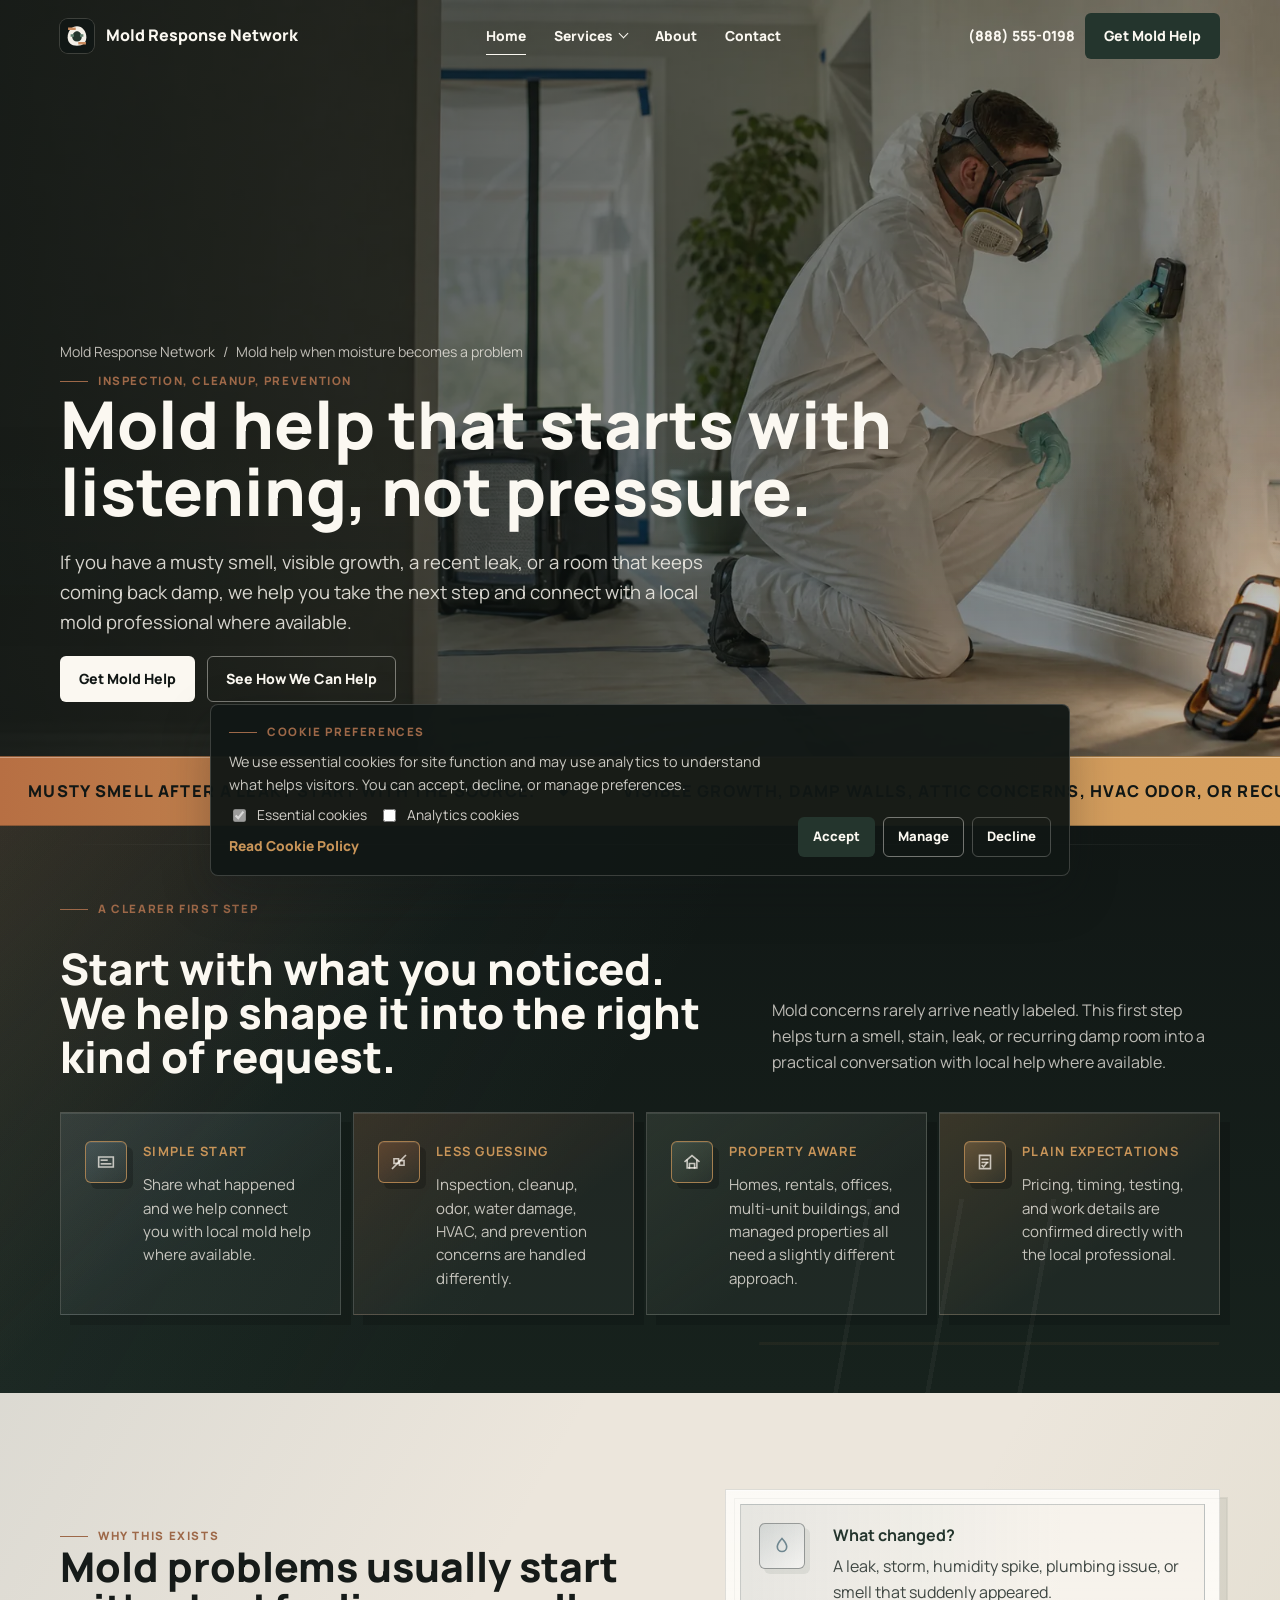
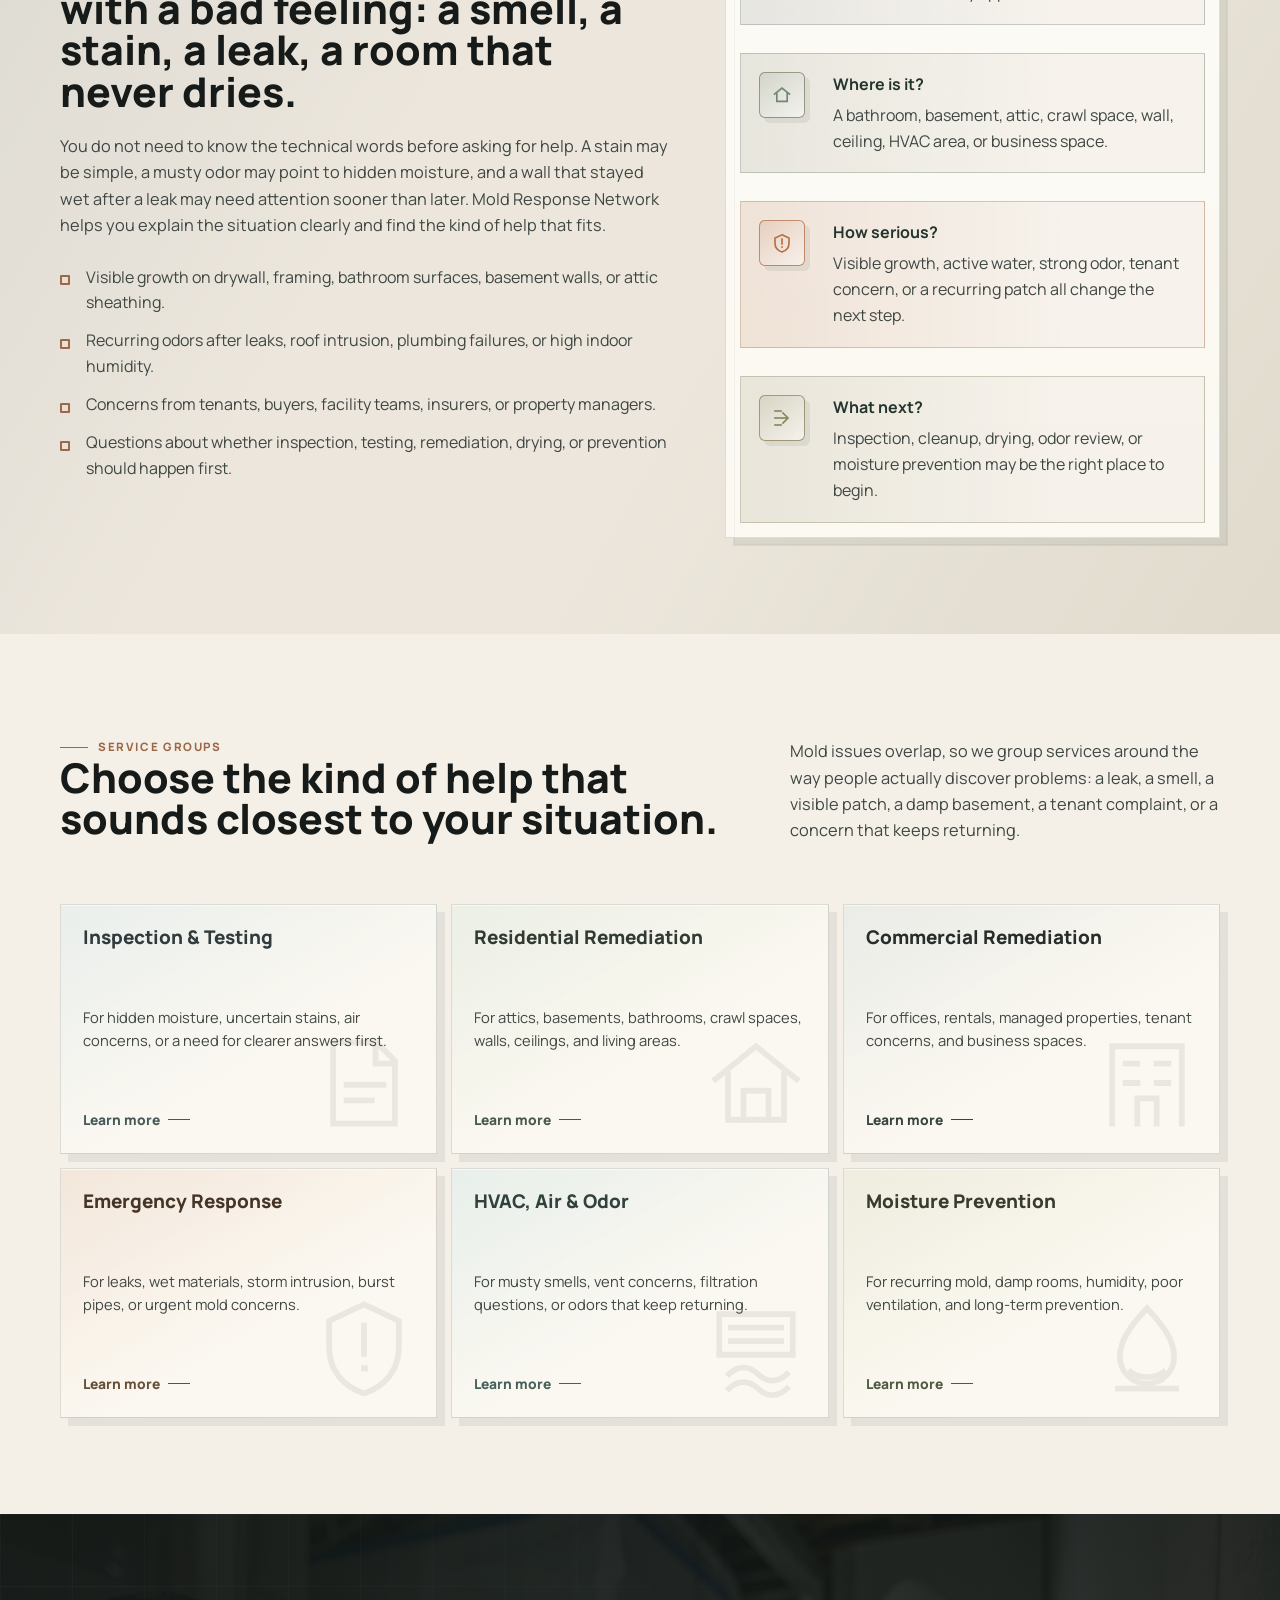
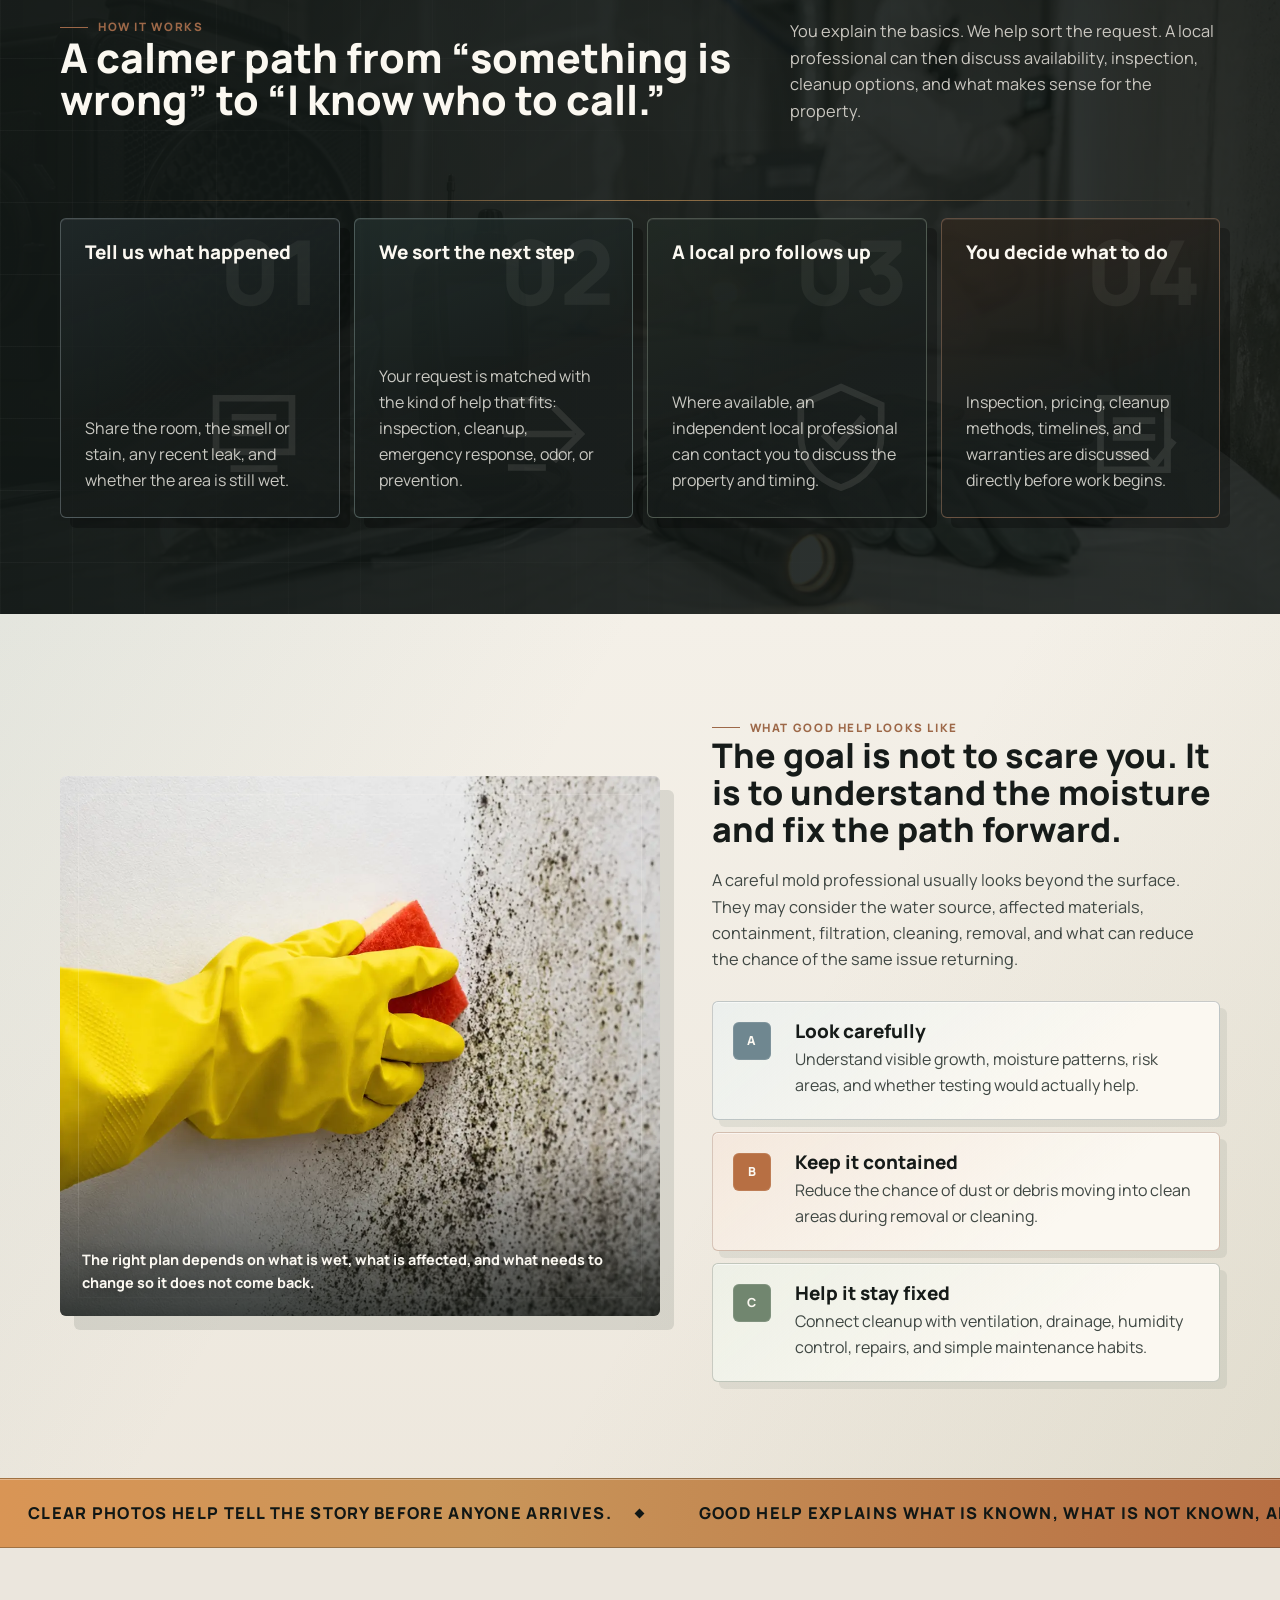
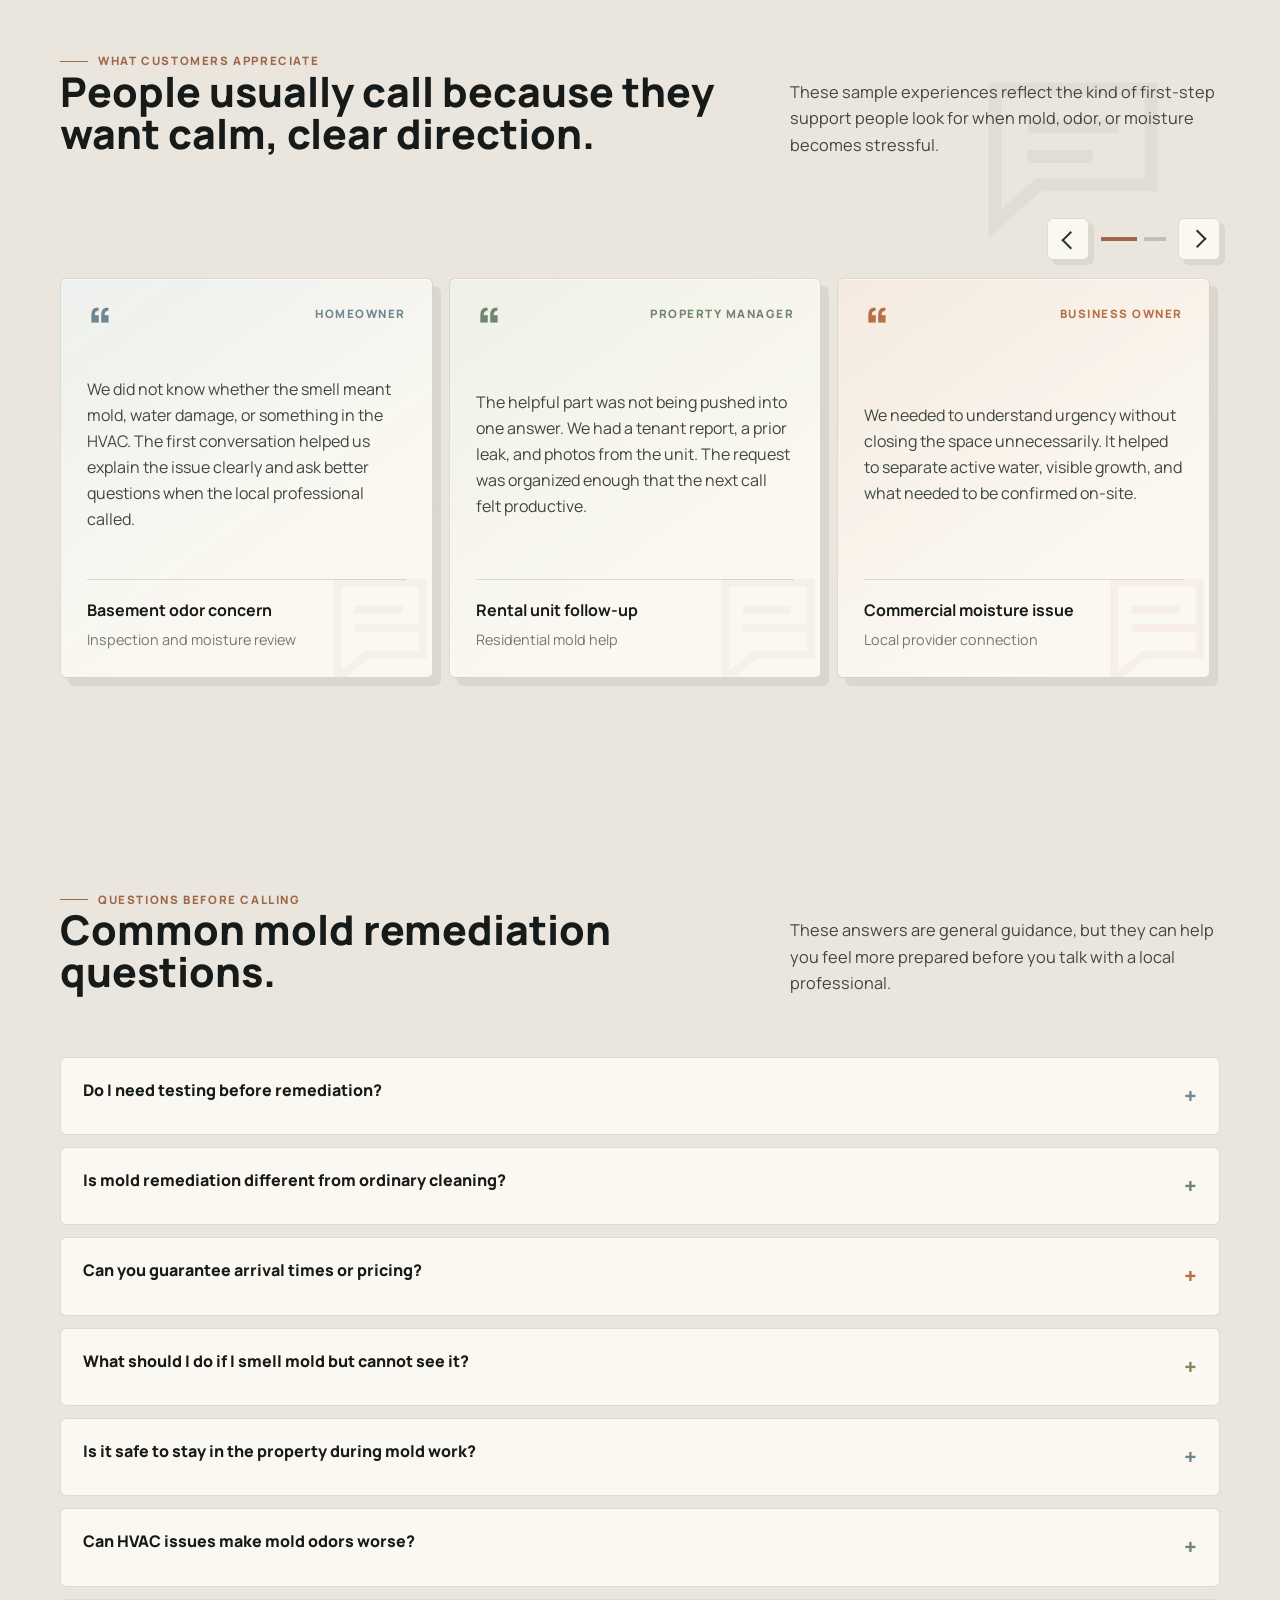
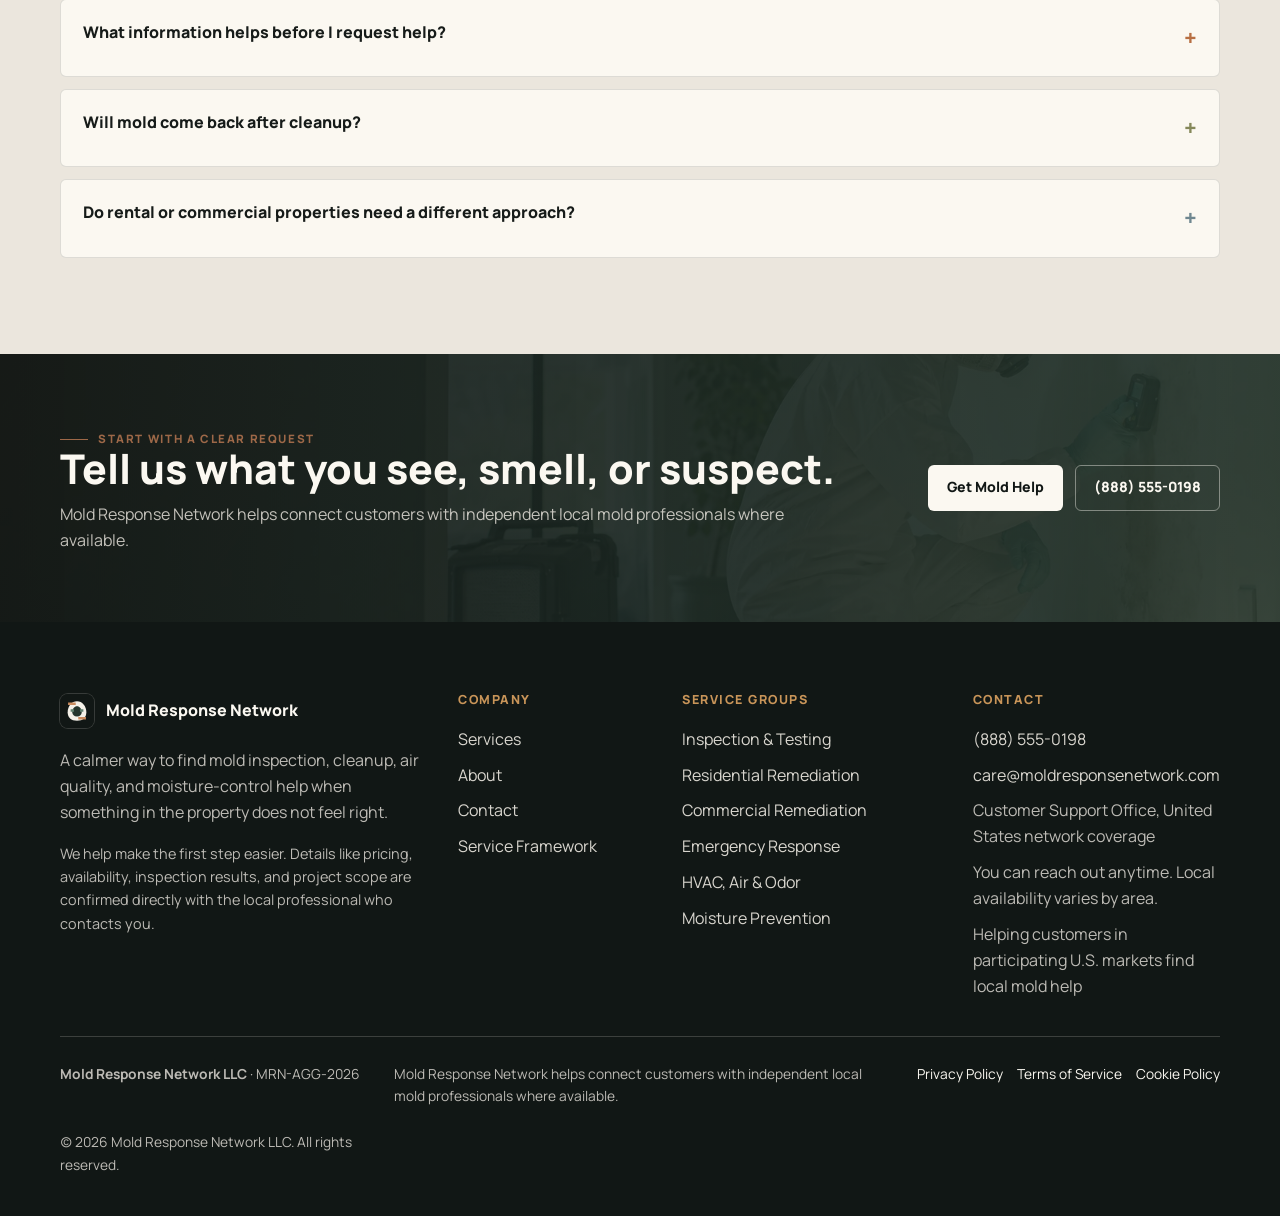
<file: index.html>
<!doctype html>
<html lang="en">
  <head>
    <meta charset="utf-8">
    <meta name="viewport" content="width=device-width, initial-scale=1">
    <link rel="icon" href="img/common/favicon.svg" type="image/svg+xml">
    <meta
      name="description"
      content="Find practical mold help for inspection, cleanup, musty odors, water-related mold concerns, commercial spaces, HVAC issues, and moisture prevention."
    >
    <title>Mold Help for Homes and Businesses</title>
    <link rel="stylesheet" href="css/base.css">
    <link rel="stylesheet" href="css/bundle.css">
    <link rel="stylesheet" href="css/pages/home.css">
    <script src="js/site-config.js" defer></script>
    <script src="js/main.js" defer></script>
  </head>
  <body class="home-page" data-page-title="Mold Help for Homes and Businesses">
    <a class="skip-link" href="#main">Skip to content</a>

    <header class="site-header" data-header>
      <div class="header-shell">
        <a class="brand" href="index.html" aria-label="Home">
          <span class="brand-mark" aria-hidden="true"></span>
          <span data-company-name></span>
        </a>
        <nav class="desktop-nav" aria-label="Primary navigation">
          <a href="index.html" aria-current="page">Home</a>
          <div class="nav-dropdown">
            <a class="nav-dropdown-trigger" href="services.html">
              Services
              <span aria-hidden="true"></span>
            </a>
            <div class="nav-dropdown-panel" aria-label="Service pages">
              <a class="dropdown-overview" href="services.html">All services</a>
              <a href="mold-inspection-testing.html">Inspection & Testing</a>
              <a href="residential-mold-remediation.html">Residential Remediation</a>
              <a href="commercial-mold-remediation.html">Commercial Remediation</a>
              <a href="emergency-mold-response.html">Emergency Response</a>
              <a href="hvac-air-odor-solutions.html">HVAC, Air & Odor</a>
              <a href="moisture-control-prevention.html">Moisture Prevention</a>
            </div>
          </div>
          <a href="about.html">About</a>
          <a href="contact.html">Contact</a>
        </nav>
        <div class="header-actions">
          <a class="phone-link" href="#" data-phone-link data-phone-text></a>
          <a class="btn btn-primary" href="contact.html" data-cta-primary></a>
          <button class="menu-toggle" type="button" data-menu-toggle aria-label="Open menu" aria-expanded="false" aria-controls="mobile-menu">
            <span aria-hidden="true"></span>
          </button>
        </div>
      </div>
    </header>

    <div class="mobile-menu" id="mobile-menu" data-mobile-menu hidden>
      <div class="mobile-menu-inner">
        <div class="mobile-menu-top">
          <a class="brand" href="index.html">
            <span class="brand-mark" aria-hidden="true"></span>
            <span data-company-name></span>
          </a>
          <button class="menu-close" type="button" data-menu-close aria-label="Close menu"><span aria-hidden="true"></span></button>
        </div>
        <nav class="mobile-links" aria-label="Mobile navigation">
          <a href="index.html">Home</a>
          <a href="services.html">Services</a>
          <div class="mobile-service-links">
            <a href="mold-inspection-testing.html">Inspection & Testing</a>
            <a href="residential-mold-remediation.html">Residential Remediation</a>
            <a href="commercial-mold-remediation.html">Commercial Remediation</a>
            <a href="emergency-mold-response.html">Emergency Response</a>
            <a href="hvac-air-odor-solutions.html">HVAC, Air & Odor</a>
            <a href="moisture-control-prevention.html">Moisture Prevention</a>
          </div>
          <a href="about.html">About</a>
          <a href="contact.html">Contact</a>
        </nav>
        <div class="mobile-menu-footer">
          <p data-disclaimer-short></p>
          <a class="btn btn-light" href="contact.html" data-cta-primary></a>
        </div>
      </div>
    </div>

    <main id="main">
      <section class="hero">
        <div class="hero-content">
          <div class="home-hero-grid">
            <div>
              <div class="breadcrumb">
                <span data-company-name></span>
                <span>/</span>
                <span>Mold help when moisture becomes a problem</span>
              </div>
              <span class="eyebrow">Inspection, cleanup, prevention</span>
              <h1>Mold help that starts with listening, not pressure.</h1>
              <p>
                If you have a musty smell, visible growth, a recent leak, or a room that keeps coming back damp, we help you take
                the next step and connect with a local mold professional where available.
              </p>
              <div class="cta-row">
                <a class="btn btn-light" href="contact.html" data-cta-primary></a>
                <a class="btn btn-outline-light" href="services.html" data-cta-secondary></a>
              </div>
            </div>
          </div>
        </div>
      </section>

      <section class="moving-banner" aria-label="Service note">
        <div class="moving-banner-track">
          <span>Musty smell after a leak? Start with the source.</span>
          <span>Visible growth, damp walls, attic concerns, HVAC odor, or recurring moisture.</span>
          <span>Tell us what changed. We help point the request in the right direction.</span>
          <span>Local availability varies by area.</span>
          <span>Musty smell after a leak? Start with the source.</span>
          <span>Visible growth, damp walls, attic concerns, HVAC odor, or recurring moisture.</span>
          <span>Tell us what changed. We help point the request in the right direction.</span>
          <span>Local availability varies by area.</span>
        </div>
      </section>

      <section class="trust-strip" aria-label="Trust and service positioning">
        <div class="trust-lead">
          <span class="eyebrow">A clearer first step</span>
          <h2>Start with what you noticed. We help shape it into the right kind of request.</h2>
          <p>
            Mold concerns rarely arrive neatly labeled. This first step helps turn a smell, stain, leak, or recurring damp room
            into a practical conversation with local help where available.
          </p>
        </div>
        <div class="trust-grid">
          <div class="trust-item">
            <span class="trust-icon" aria-hidden="true">
              <svg viewBox="0 0 24 24" focusable="false">
                <path d="M4 6.5h16v11H4z"></path>
                <path d="M7 10h6"></path>
                <path d="M7 14h10"></path>
              </svg>
            </span>
            <strong>Simple start</strong>
            <span>Share what happened and we help connect you with local mold help where available.</span>
          </div>
          <div class="trust-item">
            <span class="trust-icon" aria-hidden="true">
              <svg viewBox="0 0 24 24" focusable="false">
                <path d="M5 19 19 5"></path>
                <path d="M6.5 8.5h5v5h-5z"></path>
                <path d="M12.5 10.5h5v5h-5z"></path>
              </svg>
            </span>
            <strong>Less guessing</strong>
            <span>Inspection, cleanup, odor, water damage, HVAC, and prevention concerns are handled differently.</span>
          </div>
          <div class="trust-item">
            <span class="trust-icon" aria-hidden="true">
              <svg viewBox="0 0 24 24" focusable="false">
                <path d="M4.5 11.2 12 5l7.5 6.2"></path>
                <path d="M6.7 10.2v8.2h10.6v-8.2"></path>
                <path d="M9.2 18.4v-4.8h5.6v4.8"></path>
              </svg>
            </span>
            <strong>Property aware</strong>
            <span>Homes, rentals, offices, multi-unit buildings, and managed properties all need a slightly different approach.</span>
          </div>
          <div class="trust-item">
            <span class="trust-icon" aria-hidden="true">
              <svg viewBox="0 0 24 24" focusable="false">
                <path d="M6 4.8h12v14.4H6z"></path>
                <path d="M9 9h6"></path>
                <path d="M9 12.5h6"></path>
                <path d="m9 16 1.4 1.2 3.7-4.2"></path>
              </svg>
            </span>
            <strong>Plain expectations</strong>
            <span>Pricing, timing, testing, and work details are confirmed directly with the local professional.</span>
          </div>
        </div>
      </section>

      <section class="section home-intro">
        <div class="container split">
          <div data-reveal>
            <span class="eyebrow">Why this exists</span>
            <h2>Mold problems usually start with a bad feeling: a smell, a stain, a leak, a room that never dries.</h2>
            <p class="section-copy">
              You do not need to know the technical words before asking for help. A stain may be simple, a musty odor may point
              to hidden moisture, and a wall that stayed wet after a leak may need attention sooner than later. <span data-company-name></span>
              helps you explain the situation clearly and find the kind of help that fits.
            </p>
            <ul class="dense-list">
              <li>Visible growth on drywall, framing, bathroom surfaces, basement walls, or attic sheathing.</li>
              <li>Recurring odors after leaks, roof intrusion, plumbing failures, or high indoor humidity.</li>
              <li>Concerns from tenants, buyers, facility teams, insurers, or property managers.</li>
              <li>Questions about whether inspection, testing, remediation, drying, or prevention should happen first.</li>
            </ul>
          </div>
          <div class="diagnostic-panel" data-reveal>
            <div class="diagnostic-row">
              <span class="diagnostic-icon" aria-hidden="true">
                <svg viewBox="0 0 24 24" focusable="false"><path d="M12 4.5c3 3.2 4.7 5.7 4.7 8.3a4.7 4.7 0 0 1-9.4 0c0-2.6 1.7-5.1 4.7-8.3Z"></path></svg>
              </span>
              <div>
                <strong>What changed?</strong>
                <span>A leak, storm, humidity spike, plumbing issue, or smell that suddenly appeared.</span>
              </div>
            </div>
            <div class="diagnostic-row">
              <span class="diagnostic-icon" aria-hidden="true">
                <svg viewBox="0 0 24 24" focusable="false"><path d="M4.5 11.2 12 5l7.5 6.2"></path><path d="M6.8 10.3v8h10.4v-8"></path></svg>
              </span>
              <div>
                <strong>Where is it?</strong>
                <span>A bathroom, basement, attic, crawl space, wall, ceiling, HVAC area, or business space.</span>
              </div>
            </div>
            <div class="diagnostic-row">
              <span class="diagnostic-icon" aria-hidden="true">
                <svg viewBox="0 0 24 24" focusable="false"><path d="M12 3.8 19 7v5.3c0 4-2.8 7.4-7 8.7-4.2-1.3-7-4.7-7-8.7V7l7-3.2Z"></path><path d="M12 8v4.8"></path><path d="M12 16h.1"></path></svg>
              </span>
              <div>
                <strong>How serious?</strong>
                <span>Visible growth, active water, strong odor, tenant concern, or a recurring patch all change the next step.</span>
              </div>
            </div>
            <div class="diagnostic-row">
              <span class="diagnostic-icon" aria-hidden="true">
                <svg viewBox="0 0 24 24" focusable="false"><path d="M5 12h12"></path><path d="m13 7 5 5-5 5"></path><path d="M5 5h6"></path><path d="M5 19h6"></path></svg>
              </span>
              <div>
                <strong>What next?</strong>
                <span>Inspection, cleanup, drying, odor review, or moisture prevention may be the right place to begin.</span>
              </div>
            </div>
          </div>
        </div>
      </section>

      <section class="section">
        <div class="container">
          <div class="section-lead" data-reveal>
            <div>
              <span class="eyebrow">Service groups</span>
              <h2>Choose the kind of help that sounds closest to your situation.</h2>
            </div>
            <p class="section-copy">
              Mold issues overlap, so we group services around the way people actually discover problems: a leak, a smell,
              a visible patch, a damp basement, a tenant complaint, or a concern that keeps returning.
            </p>
          </div>
          <div class="category-strip" data-reveal>
            <a href="mold-inspection-testing.html">
              <span class="category-title">Inspection & Testing</span>
              <span class="category-copy">For hidden moisture, uncertain stains, air concerns, or a need for clearer answers first.</span>
              <span class="category-link">Learn more</span>
            </a>
            <a href="residential-mold-remediation.html">
              <span class="category-title">Residential Remediation</span>
              <span class="category-copy">For attics, basements, bathrooms, crawl spaces, walls, ceilings, and living areas.</span>
              <span class="category-link">Learn more</span>
            </a>
            <a href="commercial-mold-remediation.html">
              <span class="category-title">Commercial Remediation</span>
              <span class="category-copy">For offices, rentals, managed properties, tenant concerns, and business spaces.</span>
              <span class="category-link">Learn more</span>
            </a>
            <a href="emergency-mold-response.html">
              <span class="category-title">Emergency Response</span>
              <span class="category-copy">For leaks, wet materials, storm intrusion, burst pipes, or urgent mold concerns.</span>
              <span class="category-link">Learn more</span>
            </a>
            <a href="hvac-air-odor-solutions.html">
              <span class="category-title">HVAC, Air & Odor</span>
              <span class="category-copy">For musty smells, vent concerns, filtration questions, or odors that keep returning.</span>
              <span class="category-link">Learn more</span>
            </a>
            <a href="moisture-control-prevention.html">
              <span class="category-title">Moisture Prevention</span>
              <span class="category-copy">For recurring mold, damp rooms, humidity, poor ventilation, and long-term prevention.</span>
              <span class="category-link">Learn more</span>
            </a>
          </div>
        </div>
      </section>

      <section class="section dark process-section">
        <div class="container">
          <div class="section-lead" data-reveal>
            <div>
              <span class="eyebrow">How it works</span>
              <h2>A calmer path from “something is wrong” to “I know who to call.”</h2>
            </div>
            <p class="section-copy">
              You explain the basics. We help sort the request. A local professional can then discuss availability, inspection,
              cleanup options, and what makes sense for the property.
            </p>
          </div>
          <div class="process-grid" data-reveal>
            <article class="process-step">
              <h3>Tell us what happened</h3>
              <p>Share the room, the smell or stain, any recent leak, and whether the area is still wet.</p>
            </article>
            <article class="process-step">
              <h3>We sort the next step</h3>
              <p>Your request is matched with the kind of help that fits: inspection, cleanup, emergency response, odor, or prevention.</p>
            </article>
            <article class="process-step">
              <h3>A local pro follows up</h3>
              <p>Where available, an independent local professional can contact you to discuss the property and timing.</p>
            </article>
            <article class="process-step">
              <h3>You decide what to do</h3>
              <p>Inspection, pricing, cleanup methods, timelines, and warranties are discussed directly before work begins.</p>
            </article>
          </div>
        </div>
      </section>

      <section class="section quality-section">
        <div class="container quality-layout">
          <div
            class="visual-panel quality-visual"
            data-reveal
            data-caption="The right plan depends on what is wet, what is affected, and what needs to change so it does not come back."
          ></div>
          <div class="quality-content" data-reveal>
            <span class="eyebrow">What good help looks like</span>
            <h2>The goal is not to scare you. It is to understand the moisture and fix the path forward.</h2>
            <p class="section-copy">
              A careful mold professional usually looks beyond the surface. They may consider the water source, affected materials,
              containment, filtration, cleaning, removal, and what can reduce the chance of the same issue returning.
            </p>
            <div class="feature-grid quality-list">
              <article class="feature-card">
                <span class="index">A</span>
                <div>
                  <h3>Look carefully</h3>
                  <p>Understand visible growth, moisture patterns, risk areas, and whether testing would actually help.</p>
                </div>
              </article>
              <article class="feature-card">
                <span class="index">B</span>
                <div>
                  <h3>Keep it contained</h3>
                  <p>Reduce the chance of dust or debris moving into clean areas during removal or cleaning.</p>
                </div>
              </article>
              <article class="feature-card">
                <span class="index">C</span>
                <div>
                  <h3>Help it stay fixed</h3>
                  <p>Connect cleanup with ventilation, drainage, humidity control, repairs, and simple maintenance habits.</p>
                </div>
              </article>
            </div>
          </div>
        </div>
      </section>

      <section class="moving-banner moving-banner-calm" aria-label="Customer experience note">
        <div class="moving-banner-track">
          <span>Clear photos help tell the story before anyone arrives.</span>
          <span>Good help explains what is known, what is not known, and what should happen next.</span>
          <span>No scare tactics. Just moisture, materials, timing, and practical options.</span>
          <span>Ask about containment, drying, cleanup, prevention, and documentation.</span>
          <span>Clear photos help tell the story before anyone arrives.</span>
          <span>Good help explains what is known, what is not known, and what should happen next.</span>
          <span>No scare tactics. Just moisture, materials, timing, and practical options.</span>
          <span>Ask about containment, drying, cleanup, prevention, and documentation.</span>
        </div>
      </section>

      <section class="section mist testimonials-section">
        <div class="container">
          <div class="section-lead" data-reveal>
            <div>
              <span class="eyebrow">What customers appreciate</span>
              <h2>People usually call because they want calm, clear direction.</h2>
            </div>
            <p class="section-copy">
              These sample experiences reflect the kind of first-step support people look for when mold, odor, or moisture becomes stressful.
            </p>
          </div>
          <div class="testimonial-slider" data-testimonial-slider data-reveal>
            <div class="testimonial-slider-top" aria-label="Testimonials slider controls">
              <button class="slider-btn" type="button" data-slider-prev aria-label="Previous testimonial">
                <span aria-hidden="true"></span>
              </button>
              <div class="slider-dots" data-slider-dots aria-label="Testimonials pagination"></div>
              <button class="slider-btn next" type="button" data-slider-next aria-label="Next testimonial">
                <span aria-hidden="true"></span>
              </button>
            </div>
            <div class="testimonial-viewport">
              <div class="testimonial-track" data-slider-track>
            <article class="testimonial-card" data-slide>
              <div class="testimonial-top">
                <span class="quote-mark" aria-hidden="true">“</span>
                <span class="testimonial-type">Homeowner</span>
              </div>
              <p>
                We did not know whether the smell meant mold, water damage, or something in the HVAC. The first conversation helped us
                explain the issue clearly and ask better questions when the local professional called.
              </p>
              <footer>
                <strong>Basement odor concern</strong>
                <span>Inspection and moisture review</span>
              </footer>
            </article>
            <article class="testimonial-card" data-slide>
              <div class="testimonial-top">
                <span class="quote-mark" aria-hidden="true">“</span>
                <span class="testimonial-type">Property manager</span>
              </div>
              <p>
                The helpful part was not being pushed into one answer. We had a tenant report, a prior leak, and photos from the unit.
                The request was organized enough that the next call felt productive.
              </p>
              <footer>
                <strong>Rental unit follow-up</strong>
                <span>Residential mold help</span>
              </footer>
            </article>
            <article class="testimonial-card" data-slide>
              <div class="testimonial-top">
                <span class="quote-mark" aria-hidden="true">“</span>
                <span class="testimonial-type">Business owner</span>
              </div>
              <p>
                We needed to understand urgency without closing the space unnecessarily. It helped to separate active water, visible growth,
                and what needed to be confirmed on-site.
              </p>
              <footer>
                <strong>Commercial moisture issue</strong>
                <span>Local provider connection</span>
              </footer>
            </article>
            <article class="testimonial-card" data-slide>
              <div class="testimonial-top">
                <span class="quote-mark" aria-hidden="true">“</span>
                <span class="testimonial-type">Home buyer</span>
              </div>
              <p>
                We were under contract on a house and wanted to understand whether the attic staining was old, active, or something
                that needed a specialist. The guidance helped us slow down and ask for the right review.
              </p>
              <footer>
                <strong>Attic staining question</strong>
                <span>Inspection and testing help</span>
              </footer>
            </article>
            <article class="testimonial-card" data-slide>
              <div class="testimonial-top">
                <span class="quote-mark" aria-hidden="true">“</span>
                <span class="testimonial-type">Rental owner</span>
              </div>
              <p>
                The best part was having the issue broken down into simple pieces: where the moisture started, what room was affected,
                and whether the tenant could keep using the space.
              </p>
              <footer>
                <strong>Tenant mold concern</strong>
                <span>Residential response</span>
              </footer>
            </article>
            <article class="testimonial-card" data-slide>
              <div class="testimonial-top">
                <span class="quote-mark" aria-hidden="true">“</span>
                <span class="testimonial-type">Homeowner</span>
              </div>
              <p>
                A small leak had been repaired, but the odor stayed. We did not know if it was the wall, the flooring, or the air system.
                The first step felt much less confusing after talking it through.
              </p>
              <footer>
                <strong>Post-leak odor</strong>
                <span>Moisture and odor review</span>
              </footer>
            </article>
              </div>
            </div>
          </div>
        </div>
      </section>

      <section class="section mist">
        <div class="container">
          <div class="section-lead" data-reveal>
            <div>
              <span class="eyebrow">Questions before calling</span>
              <h2>Common mold remediation questions.</h2>
            </div>
            <p class="section-copy">
              These answers are general guidance, but they can help you feel more prepared before you talk with a local professional.
            </p>
          </div>
          <div class="faq-list" data-reveal>
            <article class="faq-item" data-faq>
              <button type="button" aria-expanded="false">Do I need testing before remediation?</button>
              <div data-faq-panel hidden>
                <p>Not always. Visible mold with an obvious moisture source may be handled through assessment and remediation planning, while testing may be useful for hidden concerns, post-remediation verification, disputes, or sensitive occupancy situations.</p>
              </div>
            </article>
            <article class="faq-item" data-faq>
              <button type="button" aria-expanded="false">Is mold remediation different from ordinary cleaning?</button>
              <div data-faq-panel hidden>
                <p>Yes. Remediation focuses on moisture conditions, containment, impacted materials, cleaning methods, filtration, and prevention. Ordinary surface cleaning may not address hidden contamination or the underlying moisture source.</p>
              </div>
            </article>
            <article class="faq-item" data-faq>
              <button type="button" aria-expanded="false">Can you guarantee arrival times or pricing?</button>
              <div data-faq-panel hidden>
                <p>No. <span data-company-name></span> helps connect inquiries. Availability, inspection fees, estimates, project timelines, and warranties are set directly by independent local professionals.</p>
              </div>
            </article>
            <article class="faq-item" data-faq>
              <button type="button" aria-expanded="false">What should I do if I smell mold but cannot see it?</button>
              <div data-faq-panel hidden>
                <p>A persistent musty odor can be a moisture clue even when growth is hidden. Note where the smell is strongest, whether it changes after rain or HVAC use, and whether nearby walls, flooring, cabinets, or vents feel damp.</p>
              </div>
            </article>
            <article class="faq-item" data-faq>
              <button type="button" aria-expanded="false">Is it safe to stay in the property during mold work?</button>
              <div data-faq-panel hidden>
                <p>It depends on the affected area, occupants, containment needs, and the type of work planned. Ask the local professional about access, filtration, isolation of the work area, and whether sensitive occupants should avoid the space.</p>
              </div>
            </article>
            <article class="faq-item" data-faq>
              <button type="button" aria-expanded="false">Can HVAC issues make mold odors worse?</button>
              <div data-faq-panel hidden>
                <p>Sometimes. Air movement, dirty components, condensation, poor filtration, or duct-related moisture can spread odors or make a problem feel larger. HVAC concerns should be described separately from visible wall or ceiling growth.</p>
              </div>
            </article>
            <article class="faq-item" data-faq>
              <button type="button" aria-expanded="false">What information helps before I request help?</button>
              <div data-faq-panel hidden>
                <p>Helpful details include when the issue started, whether there was a leak or storm, which rooms are affected, photos of visible staining or growth, recent repairs, odor patterns, and whether tenants, buyers, or insurers are involved.</p>
              </div>
            </article>
            <article class="faq-item" data-faq>
              <button type="button" aria-expanded="false">Will mold come back after cleanup?</button>
              <div data-faq-panel hidden>
                <p>Cleanup is only part of the answer. Recurrence is more likely if moisture, drainage, ventilation, plumbing, roof intrusion, or humidity problems remain. A good next step should include what can reduce the chance of the issue returning.</p>
              </div>
            </article>
            <article class="faq-item" data-faq>
              <button type="button" aria-expanded="false">Do rental or commercial properties need a different approach?</button>
              <div data-faq-panel hidden>
                <p>Often, yes. Rentals, offices, and managed buildings may involve access scheduling, occupant communication, documentation, business continuity, and responsibility questions that are different from a single-family home.</p>
              </div>
            </article>
          </div>
        </div>
      </section>

      <section class="cta-band">
        <div class="cta-band-inner">
          <div>
            <span class="eyebrow">Start with a clear request</span>
            <h2>Tell us what you see, smell, or suspect.</h2>
            <p data-disclaimer-short></p>
          </div>
          <div class="cta-row">
            <a class="btn btn-light" href="contact.html" data-cta-primary></a>
            <a class="btn btn-outline-light" href="#" data-phone-link data-phone-text></a>
          </div>
        </div>
      </section>
    </main>

    <div data-site-footer></div>
  </body>
</html>
</file>
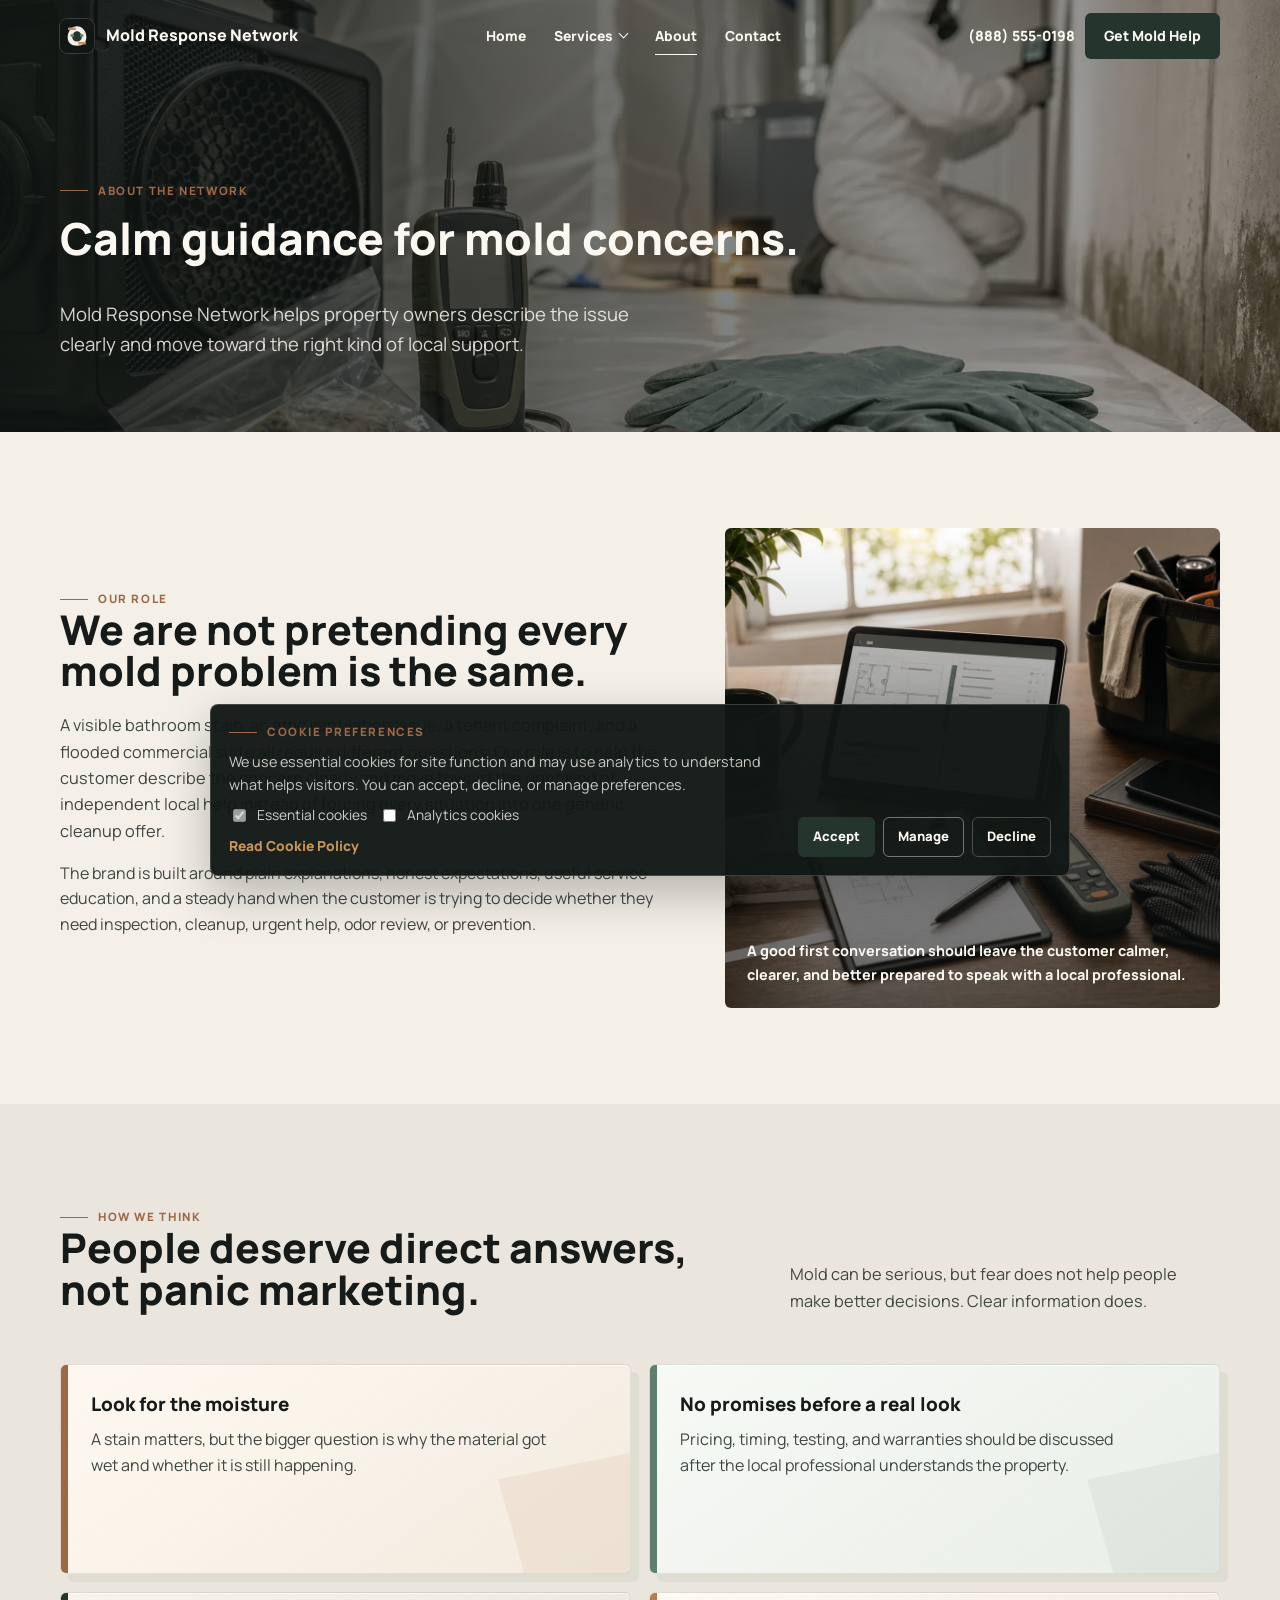
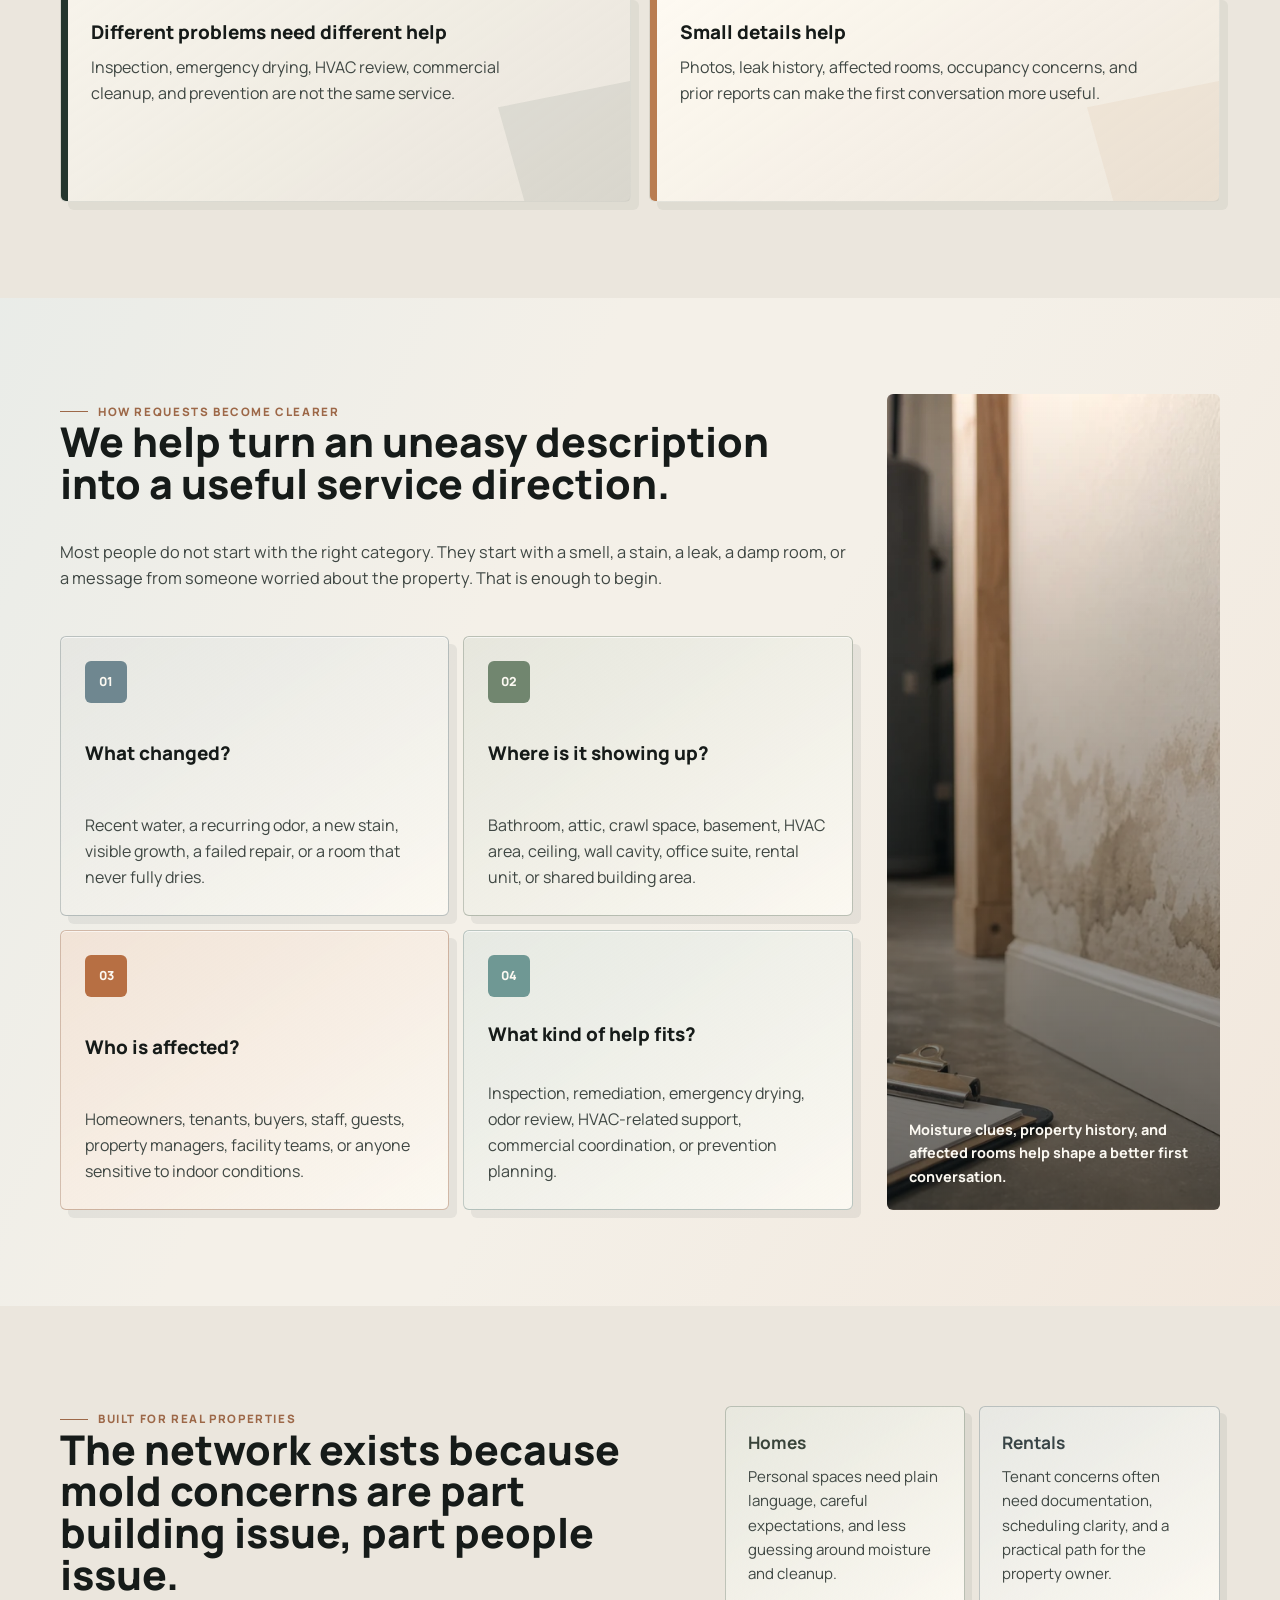
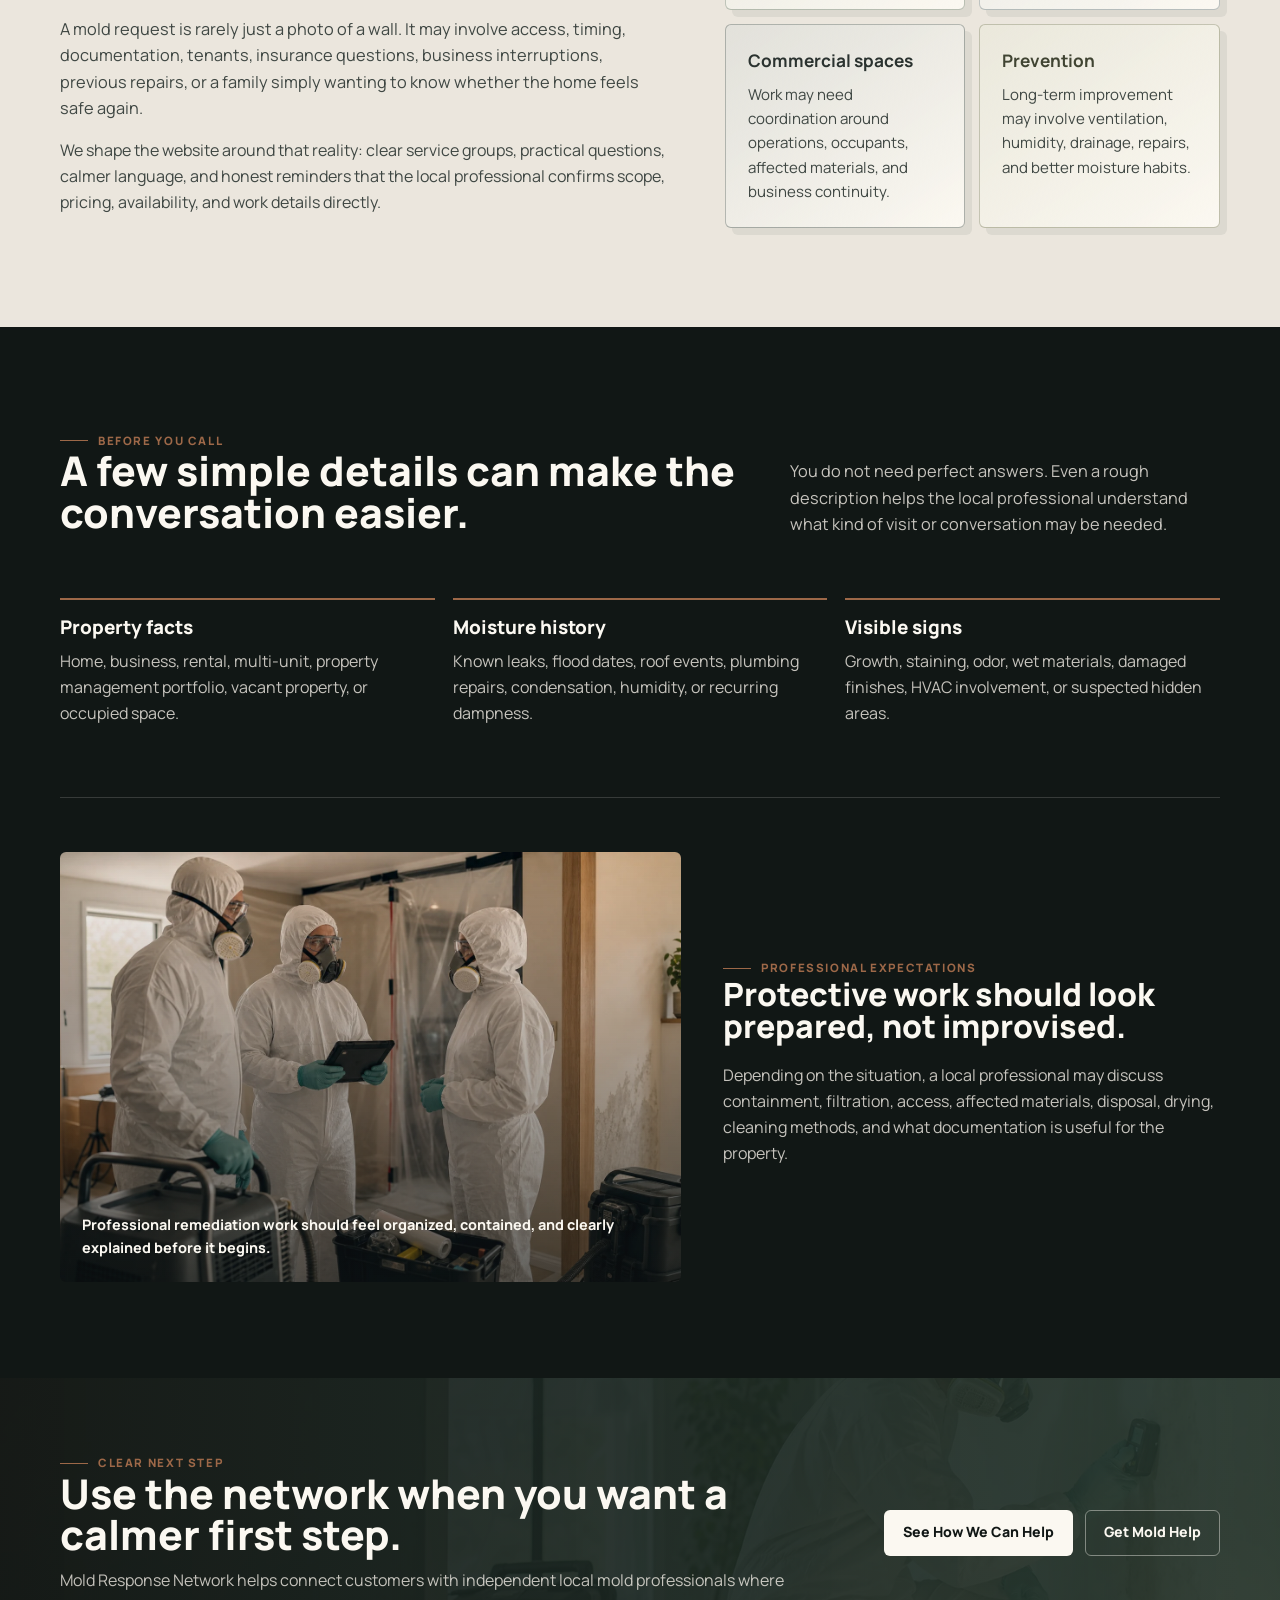
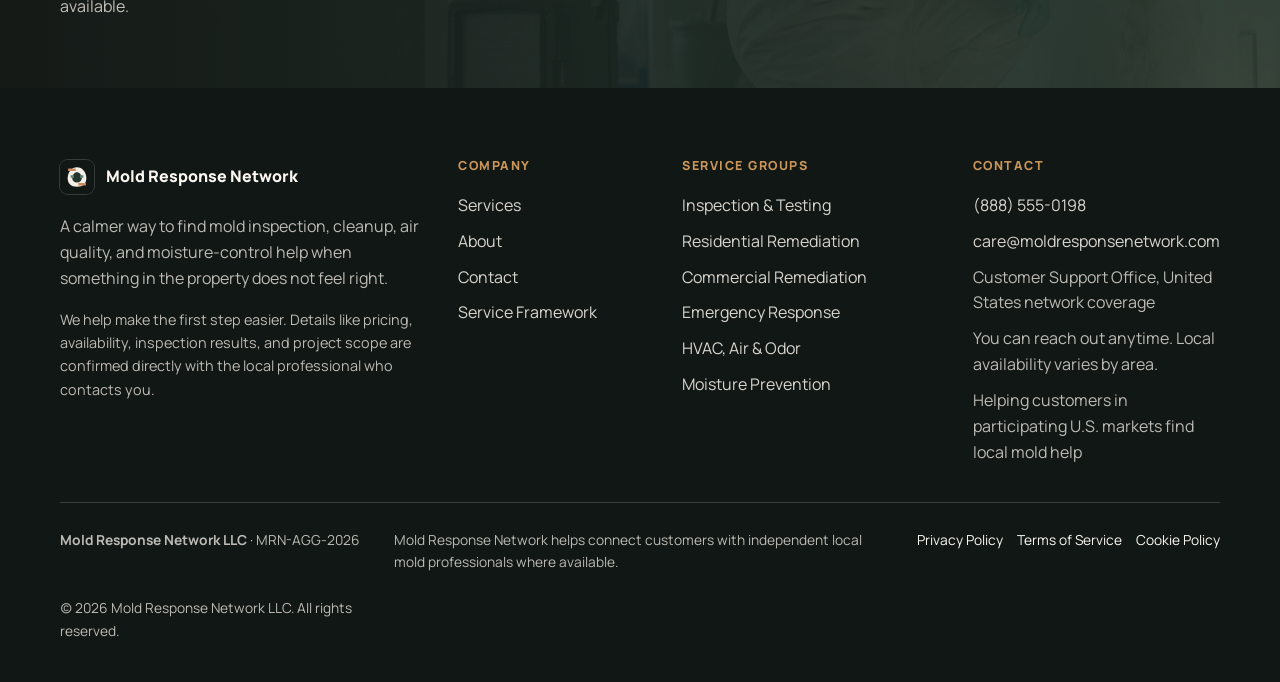
<file: about.html>
<!doctype html>
<html lang="en">
  <head>
    <meta charset="utf-8">
    <meta name="viewport" content="width=device-width, initial-scale=1">
    <link rel="icon" href="img/common/favicon.svg" type="image/svg+xml">
    <meta name="description" content="About the people-first approach to helping customers find local mold inspection, cleanup, odor, emergency, and prevention support.">
    <title>About</title>
    <link rel="stylesheet" href="css/base.css">
    <link rel="stylesheet" href="css/bundle.css">
    <link rel="stylesheet" href="css/pages/about.css">
    <script src="js/site-config.js" defer></script>
    <script src="js/main.js" defer></script>
  </head>
  <body class="about-page" data-page-title="About">
    <a class="skip-link" href="#main">Skip to content</a>
    <div data-site-header data-current="about"></div>

    <main id="main">
      <section class="hero compact">
        <div class="hero-content">
          <span class="eyebrow">About the network</span>
          <h1>Calm guidance for mold concerns.</h1>
          <p>
            <span data-company-name></span> helps property owners describe the issue clearly and move toward the right kind of local support.
          </p>
        </div>
      </section>

      <section class="section">
        <div class="container split">
          <div data-reveal>
            <span class="eyebrow">Our role</span>
            <h2>We are not pretending every mold problem is the same.</h2>
            <p class="section-copy">
              A visible bathroom stain, an attic ventilation issue, a tenant complaint, and a flooded commercial suite all require
              different questions. Our role is to help the customer describe the concern clearly and move toward the right kind
              of independent local help instead of forcing every situation into one generic cleanup offer.
            </p>
            <p>
              The brand is built around plain explanations, honest expectations, useful service education, and a steady hand when
              the customer is trying to decide whether they need inspection, cleanup, urgent help, odor review, or prevention.
            </p>
          </div>
          <div
            class="visual-panel about-role-visual"
            data-reveal
            data-caption="A good first conversation should leave the customer calmer, clearer, and better prepared to speak with a local professional."
          ></div>
        </div>
      </section>

      <section class="section mist thinking-section">
        <div class="container">
          <div class="section-lead" data-reveal>
            <div>
              <span class="eyebrow">How we think</span>
              <h2>People deserve direct answers, not panic marketing.</h2>
            </div>
            <p class="section-copy">
              Mold can be serious, but fear does not help people make better decisions. Clear information does.
            </p>
          </div>
          <div class="principle-grid" data-reveal>
            <article class="principle">
              <h3>Look for the moisture</h3>
              <p>A stain matters, but the bigger question is why the material got wet and whether it is still happening.</p>
            </article>
            <article class="principle">
              <h3>No promises before a real look</h3>
              <p>Pricing, timing, testing, and warranties should be discussed after the local professional understands the property.</p>
            </article>
            <article class="principle">
              <h3>Different problems need different help</h3>
              <p>Inspection, emergency drying, HVAC review, commercial cleanup, and prevention are not the same service.</p>
            </article>
            <article class="principle">
              <h3>Small details help</h3>
              <p>Photos, leak history, affected rooms, occupancy concerns, and prior reports can make the first conversation more useful.</p>
            </article>
          </div>
        </div>
      </section>

      <section class="section request-map-section">
        <div class="container request-map-layout">
          <div>
            <div class="section-lead request-map-lead" data-reveal>
              <div>
                <span class="eyebrow">How requests become clearer</span>
                <h2>We help turn an uneasy description into a useful service direction.</h2>
              </div>
              <p class="section-copy">
                Most people do not start with the right category. They start with a smell, a stain, a leak, a damp room, or a message
                from someone worried about the property. That is enough to begin.
              </p>
            </div>
            <div class="request-map" data-reveal>
              <article>
                <span>01</span>
                <h3>What changed?</h3>
                <p>Recent water, a recurring odor, a new stain, visible growth, a failed repair, or a room that never fully dries.</p>
              </article>
              <article>
                <span>02</span>
                <h3>Where is it showing up?</h3>
                <p>Bathroom, attic, crawl space, basement, HVAC area, ceiling, wall cavity, office suite, rental unit, or shared building area.</p>
              </article>
              <article>
                <span>03</span>
                <h3>Who is affected?</h3>
                <p>Homeowners, tenants, buyers, staff, guests, property managers, facility teams, or anyone sensitive to indoor conditions.</p>
              </article>
              <article>
                <span>04</span>
                <h3>What kind of help fits?</h3>
                <p>Inspection, remediation, emergency drying, odor review, HVAC-related support, commercial coordination, or prevention planning.</p>
              </article>
            </div>
          </div>
          <div
            class="visual-panel request-map-visual"
            data-reveal
            data-caption="Moisture clues, property history, and affected rooms help shape a better first conversation."
          ></div>
        </div>
      </section>

      <section class="section mist network-section">
        <div class="container split">
          <div data-reveal>
            <span class="eyebrow">Built for real properties</span>
            <h2>The network exists because mold concerns are part building issue, part people issue.</h2>
            <p class="section-copy">
              A mold request is rarely just a photo of a wall. It may involve access, timing, documentation, tenants, insurance questions,
              business interruptions, previous repairs, or a family simply wanting to know whether the home feels safe again.
            </p>
            <p>
              We shape the website around that reality: clear service groups, practical questions, calmer language, and honest reminders
              that the local professional confirms scope, pricing, availability, and work details directly.
            </p>
          </div>
          <div class="network-grid" data-reveal>
            <article>
              <strong>Homes</strong>
              <p>Personal spaces need plain language, careful expectations, and less guessing around moisture and cleanup.</p>
            </article>
            <article>
              <strong>Rentals</strong>
              <p>Tenant concerns often need documentation, scheduling clarity, and a practical path for the property owner.</p>
            </article>
            <article>
              <strong>Commercial spaces</strong>
              <p>Work may need coordination around operations, occupants, affected materials, and business continuity.</p>
            </article>
            <article>
              <strong>Prevention</strong>
              <p>Long-term improvement may involve ventilation, humidity, drainage, repairs, and better moisture habits.</p>
            </article>
          </div>
        </div>
      </section>

      <section class="section dark">
        <div class="container">
          <div class="section-lead" data-reveal>
            <div>
              <span class="eyebrow">Before you call</span>
              <h2>A few simple details can make the conversation easier.</h2>
            </div>
            <p class="section-copy">
              You do not need perfect answers. Even a rough description helps the local professional understand what kind of visit
              or conversation may be needed.
            </p>
          </div>
          <div class="standard-list" data-reveal>
            <article>
              <h3>Property facts</h3>
              <p>Home, business, rental, multi-unit, property management portfolio, vacant property, or occupied space.</p>
            </article>
            <article>
              <h3>Moisture history</h3>
              <p>Known leaks, flood dates, roof events, plumbing repairs, condensation, humidity, or recurring dampness.</p>
            </article>
            <article>
              <h3>Visible signs</h3>
              <p>Growth, staining, odor, wet materials, damaged finishes, HVAC involvement, or suspected hidden areas.</p>
            </article>
          </div>
          <div class="team-visual-band" data-reveal>
            <div
              class="visual-panel team-suits-visual"
              data-caption="Professional remediation work should feel organized, contained, and clearly explained before it begins."
            ></div>
            <div>
              <span class="eyebrow">Professional expectations</span>
              <h2>Protective work should look prepared, not improvised.</h2>
              <p>
                Depending on the situation, a local professional may discuss containment, filtration, access, affected materials,
                disposal, drying, cleaning methods, and what documentation is useful for the property.
              </p>
            </div>
          </div>
        </div>
      </section>

      <section class="cta-band">
        <div class="cta-band-inner">
          <div>
            <span class="eyebrow">Clear next step</span>
            <h2>Use the network when you want a calmer first step.</h2>
            <p data-disclaimer-short></p>
          </div>
          <div class="cta-row">
            <a class="btn btn-light" href="services.html" data-cta-secondary></a>
            <a class="btn btn-outline-light" href="contact.html" data-cta-primary></a>
          </div>
        </div>
      </section>
    </main>

    <div data-site-footer></div>
  </body>
</html>
</file>
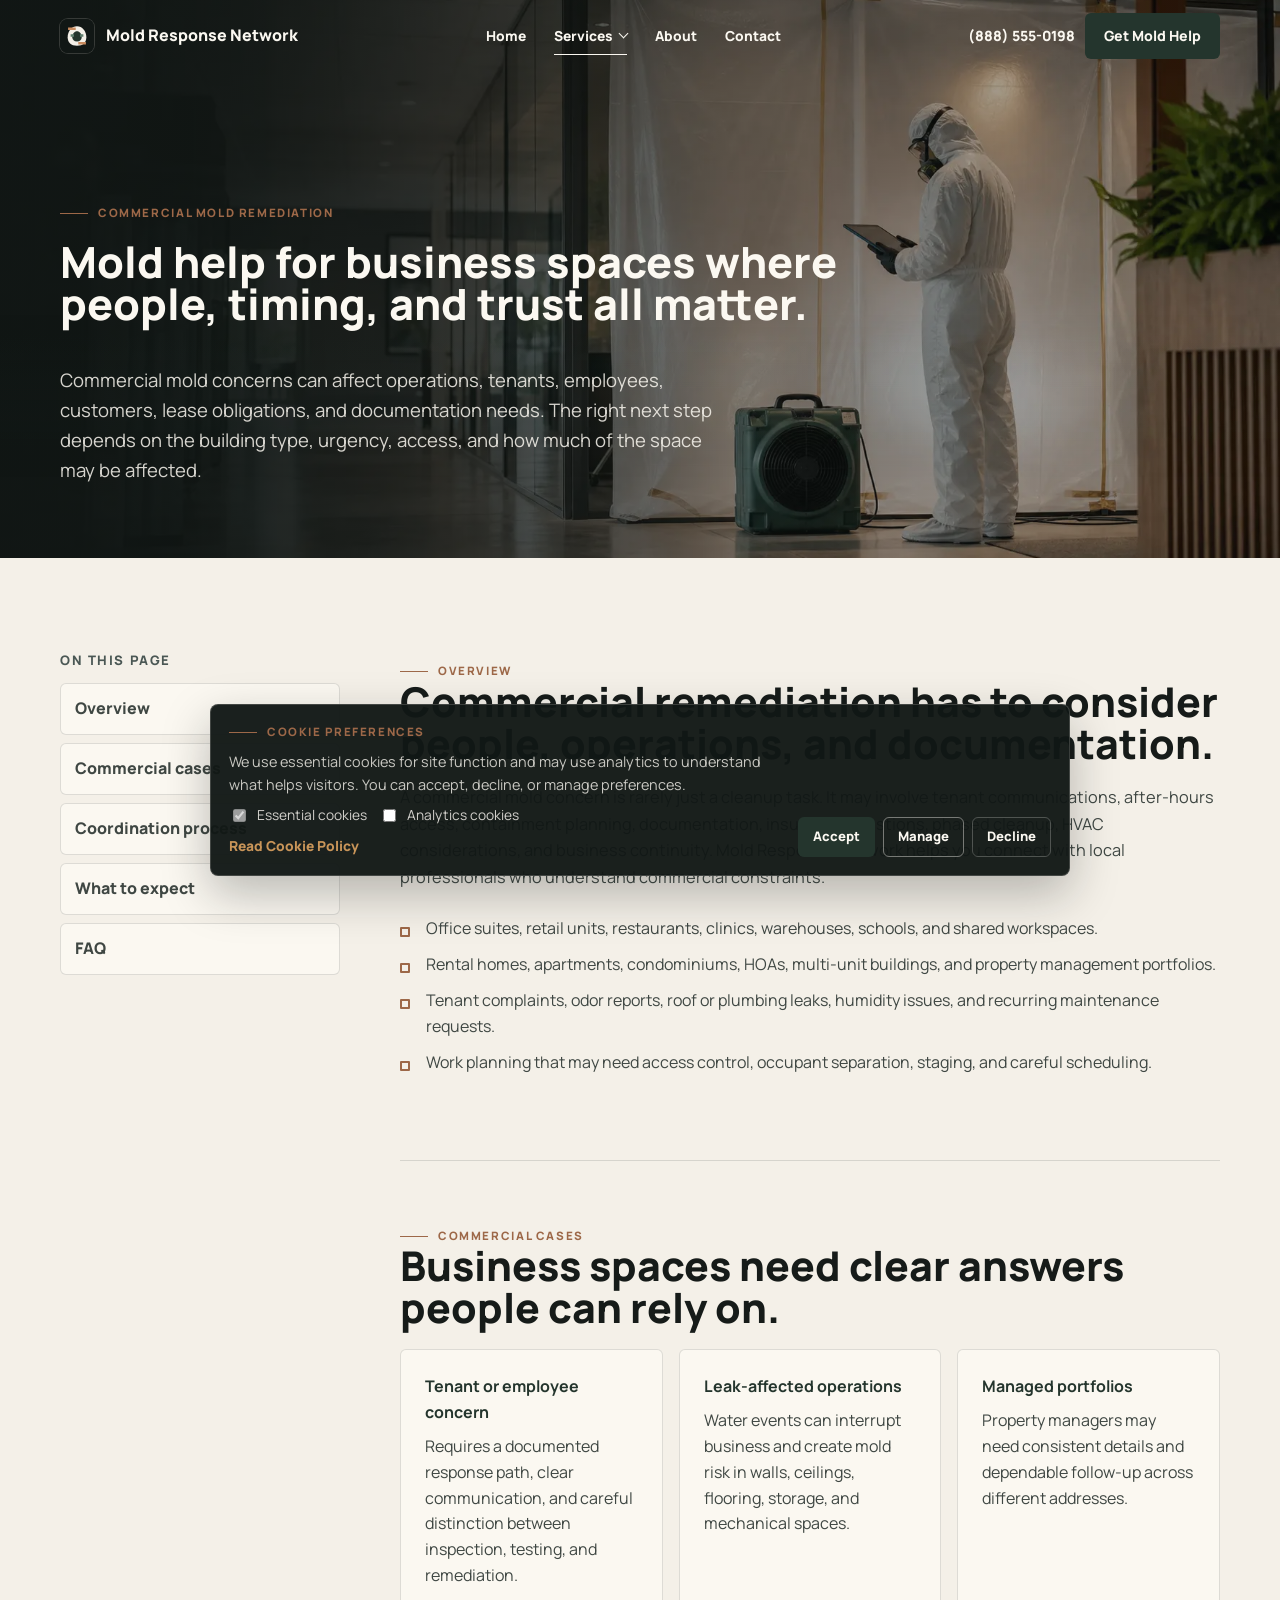
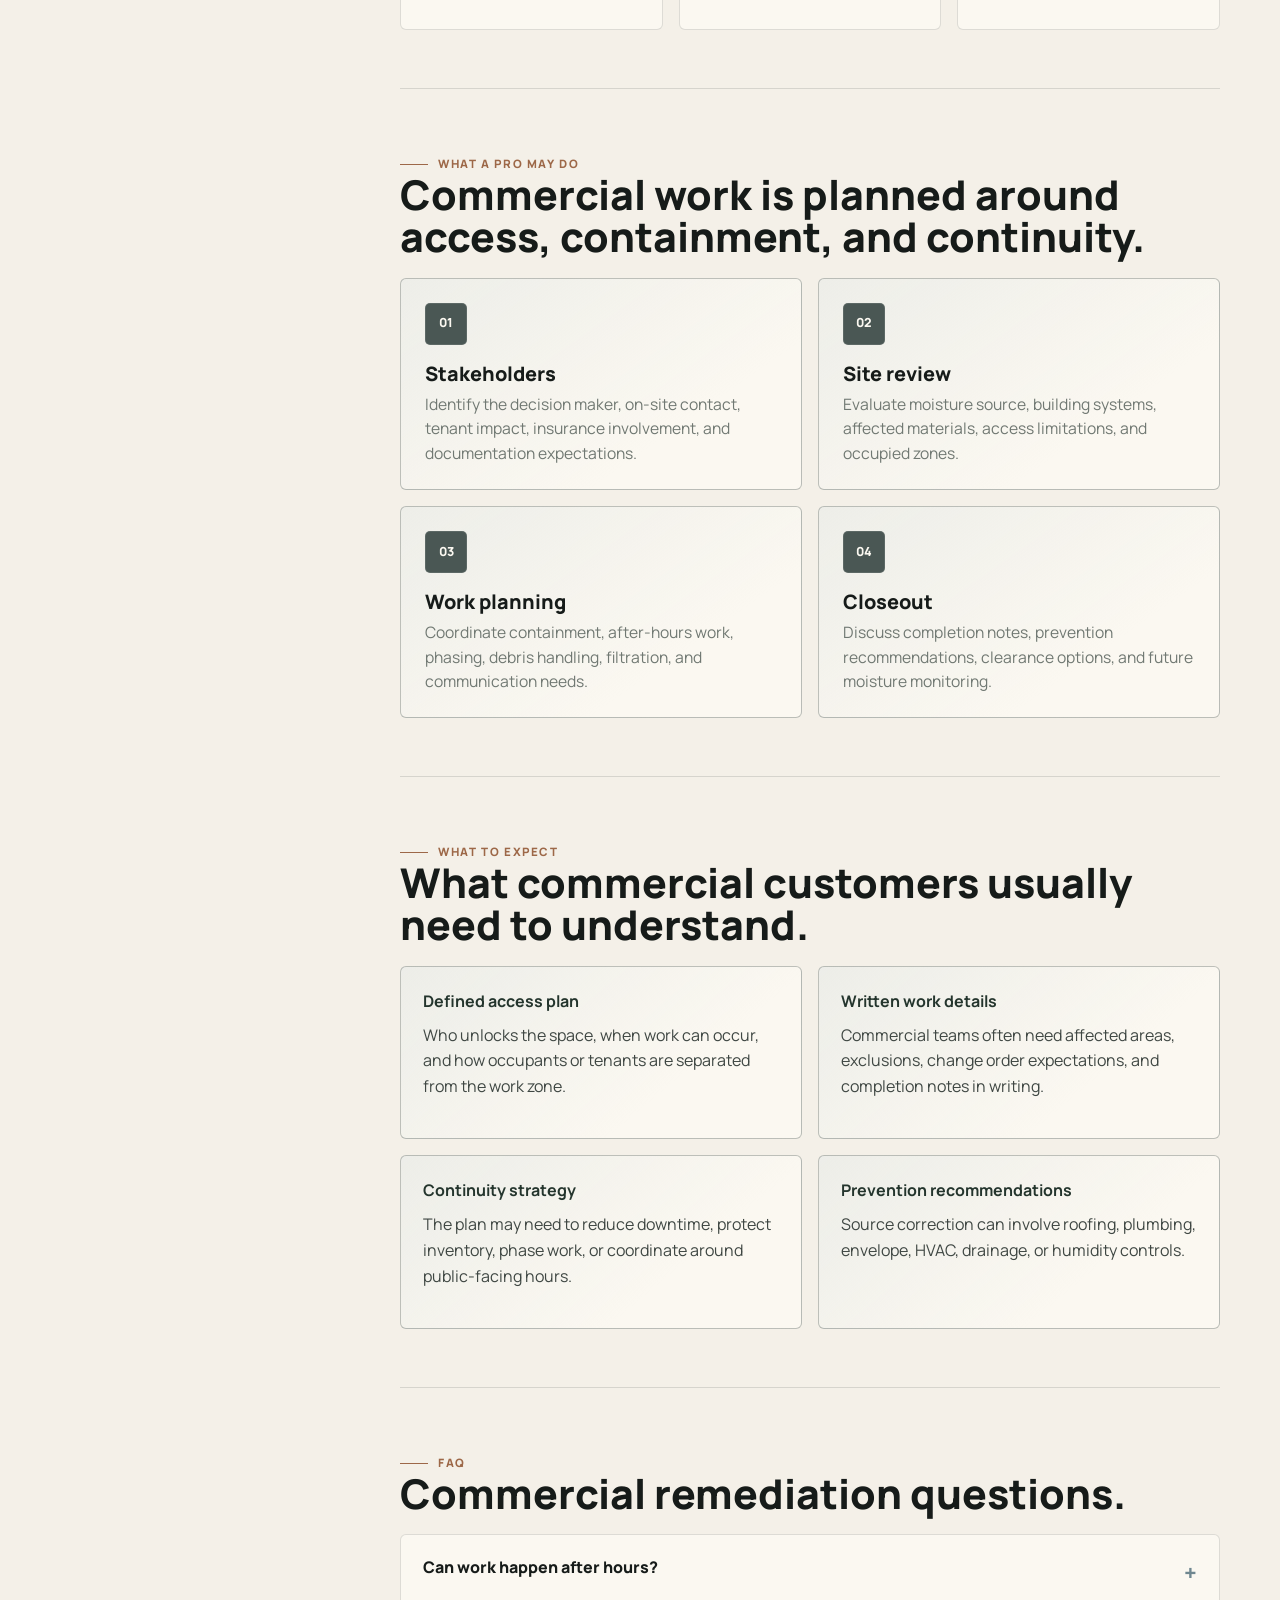
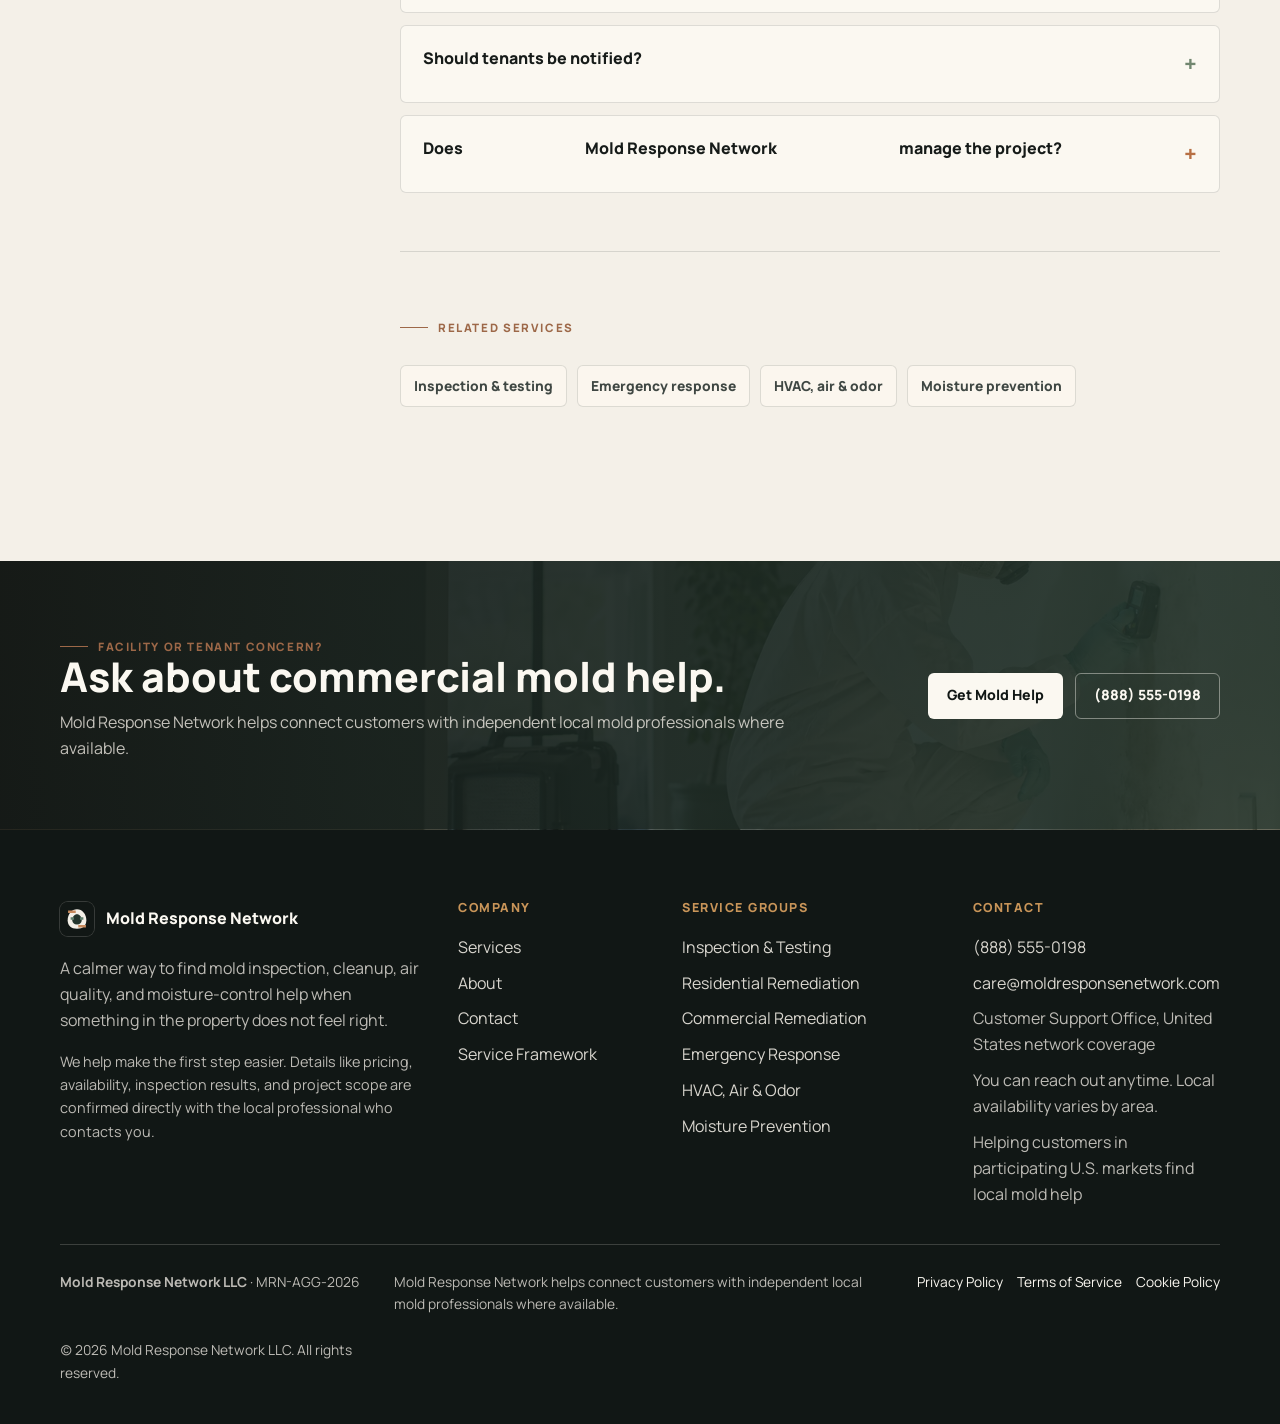
<file: commercial-mold-remediation.html>
<!doctype html>
<html lang="en">
  <head>
    <meta charset="utf-8">
    <meta name="viewport" content="width=device-width, initial-scale=1">
    <link rel="icon" href="img/common/favicon.svg" type="image/svg+xml">
    <meta name="description" content="Commercial mold help for offices, retail spaces, rentals, multi-unit buildings, property managers, facility teams, and business continuity needs.">
    <title>Commercial Mold Remediation</title>
    <link rel="stylesheet" href="css/base.css">
    <link rel="stylesheet" href="css/bundle.css">
    <link rel="stylesheet" href="css/pages/service.css">
    <script src="js/site-config.js" defer></script>
    <script src="js/main.js" defer></script>
  </head>
  <body class="service-page" data-page-title="Commercial Mold Remediation">
    <a class="skip-link" href="#main">Skip to content</a>
    <div data-site-header data-current="services"></div>

    <main id="main">
      <section class="hero compact">
        <div class="hero-content">
          <span class="eyebrow">Commercial mold remediation</span>
          <h1>Mold help for business spaces where people, timing, and trust all matter.</h1>
          <p>
            Commercial mold concerns can affect operations, tenants, employees, customers, lease obligations, and documentation needs.
            The right next step depends on the building type, urgency, access, and how much of the space may be affected.
          </p>
        </div>
      </section>

      <section class="section">
        <div class="container service-layout">
          <aside class="service-outline" data-reveal>
            <h2>On this page</h2>
            <nav>
              <a href="#overview">Overview</a>
              <a href="#situations">Commercial cases</a>
              <a href="#process">Coordination process</a>
              <a href="#outcomes">What to expect</a>
              <a href="#faq">FAQ</a>
            </nav>
          </aside>

          <div>
            <section class="service-block" id="overview" data-reveal>
              <span class="eyebrow">Overview</span>
              <h2>Commercial remediation has to consider people, operations, and documentation.</h2>
              <p class="section-copy">
                A commercial mold concern is rarely just a cleanup task. It may involve tenant communications, after-hours access,
                containment planning, documentation, insurance questions, phased cleanup, HVAC considerations, and business continuity.
                <span data-company-name></span> helps you connect with local professionals who understand commercial constraints.
              </p>
              <ul class="dense-list">
                <li>Office suites, retail units, restaurants, clinics, warehouses, schools, and shared workspaces.</li>
                <li>Rental homes, apartments, condominiums, HOAs, multi-unit buildings, and property management portfolios.</li>
                <li>Tenant complaints, odor reports, roof or plumbing leaks, humidity issues, and recurring maintenance requests.</li>
                <li>Work planning that may need access control, occupant separation, staging, and careful scheduling.</li>
              </ul>
            </section>

            <section class="service-block" id="situations" data-reveal>
              <span class="eyebrow">Commercial cases</span>
              <h2>Business spaces need clear answers people can rely on.</h2>
              <div class="scenario-grid">
                <article class="scenario">
                  <strong>Tenant or employee concern</strong>
                  <p>Requires a documented response path, clear communication, and careful distinction between inspection, testing, and remediation.</p>
                </article>
                <article class="scenario">
                  <strong>Leak-affected operations</strong>
                  <p>Water events can interrupt business and create mold risk in walls, ceilings, flooring, storage, and mechanical spaces.</p>
                </article>
                <article class="scenario">
                  <strong>Managed portfolios</strong>
                  <p>Property managers may need consistent details and dependable follow-up across different addresses.</p>
                </article>
              </div>
            </section>

            <section class="service-block" id="process" data-reveal>
              <span class="eyebrow">What a pro may do</span>
              <h2>Commercial work is planned around access, containment, and continuity.</h2>
              <div class="process-grid">
                <article class="process-step">
                  <span class="index">01</span>
                  <h3>Stakeholders</h3>
                  <p>Identify the decision maker, on-site contact, tenant impact, insurance involvement, and documentation expectations.</p>
                </article>
                <article class="process-step">
                  <span class="index">02</span>
                  <h3>Site review</h3>
                  <p>Evaluate moisture source, building systems, affected materials, access limitations, and occupied zones.</p>
                </article>
                <article class="process-step">
                  <span class="index">03</span>
                  <h3>Work planning</h3>
                  <p>Coordinate containment, after-hours work, phasing, debris handling, filtration, and communication needs.</p>
                </article>
                <article class="process-step">
                  <span class="index">04</span>
                  <h3>Closeout</h3>
                  <p>Discuss completion notes, prevention recommendations, clearance options, and future moisture monitoring.</p>
                </article>
              </div>
            </section>

            <section class="service-block" id="outcomes" data-reveal>
              <span class="eyebrow">What to expect</span>
              <h2>What commercial customers usually need to understand.</h2>
              <div class="outcome-grid">
                <article class="outcome">
                  <strong>Defined access plan</strong>
                  <p>Who unlocks the space, when work can occur, and how occupants or tenants are separated from the work zone.</p>
                </article>
                <article class="outcome">
                  <strong>Written work details</strong>
                  <p>Commercial teams often need affected areas, exclusions, change order expectations, and completion notes in writing.</p>
                </article>
                <article class="outcome">
                  <strong>Continuity strategy</strong>
                  <p>The plan may need to reduce downtime, protect inventory, phase work, or coordinate around public-facing hours.</p>
                </article>
                <article class="outcome">
                  <strong>Prevention recommendations</strong>
                  <p>Source correction can involve roofing, plumbing, envelope, HVAC, drainage, or humidity controls.</p>
                </article>
              </div>
            </section>

            <section class="service-block" id="faq" data-reveal>
              <span class="eyebrow">FAQ</span>
              <h2>Commercial remediation questions.</h2>
              <div class="faq-list">
                <article class="faq-item" data-faq>
                  <button type="button" aria-expanded="false">Can work happen after hours?</button>
                  <div data-faq-panel hidden><p>Often, but it depends on provider availability, building access, noise rules, containment needs, and the scope. Confirm scheduling directly with the provider.</p></div>
                </article>
                <article class="faq-item" data-faq>
                  <button type="button" aria-expanded="false">Should tenants be notified?</button>
                  <div data-faq-panel hidden><p>Notification requirements depend on property type, lease terms, local rules, and owner policy. A provider can explain the work scope, but legal or lease guidance should come from appropriate advisors.</p></div>
                </article>
                <article class="faq-item" data-faq>
                  <button type="button" aria-expanded="false">Does <span data-company-name></span> manage the project?</button>
                  <div data-faq-panel hidden><p><span data-company-name></span> helps connect the inquiry. The independent local professional manages assessment, pricing, scheduling, work performance, and closeout.</p></div>
                </article>
              </div>
            </section>

            <section class="service-block" data-reveal>
              <span class="eyebrow">Related services</span>
              <div class="detail-nav">
                <a href="mold-inspection-testing.html">Inspection & testing</a>
                <a href="emergency-mold-response.html">Emergency response</a>
                <a href="hvac-air-odor-solutions.html">HVAC, air & odor</a>
                <a href="moisture-control-prevention.html">Moisture prevention</a>
              </div>
            </section>
          </div>
        </div>
      </section>

      <section class="cta-band">
        <div class="cta-band-inner">
          <div>
            <span class="eyebrow">Facility or tenant concern?</span>
            <h2>Ask about commercial mold help.</h2>
            <p data-disclaimer-short></p>
          </div>
          <div class="cta-row">
            <a class="btn btn-light" href="contact.html" data-cta-primary></a>
            <a class="btn btn-outline-light" href="#" data-phone-link data-phone-text></a>
          </div>
        </div>
      </section>
    </main>

    <div data-site-footer></div>
  </body>
</html>
</file>
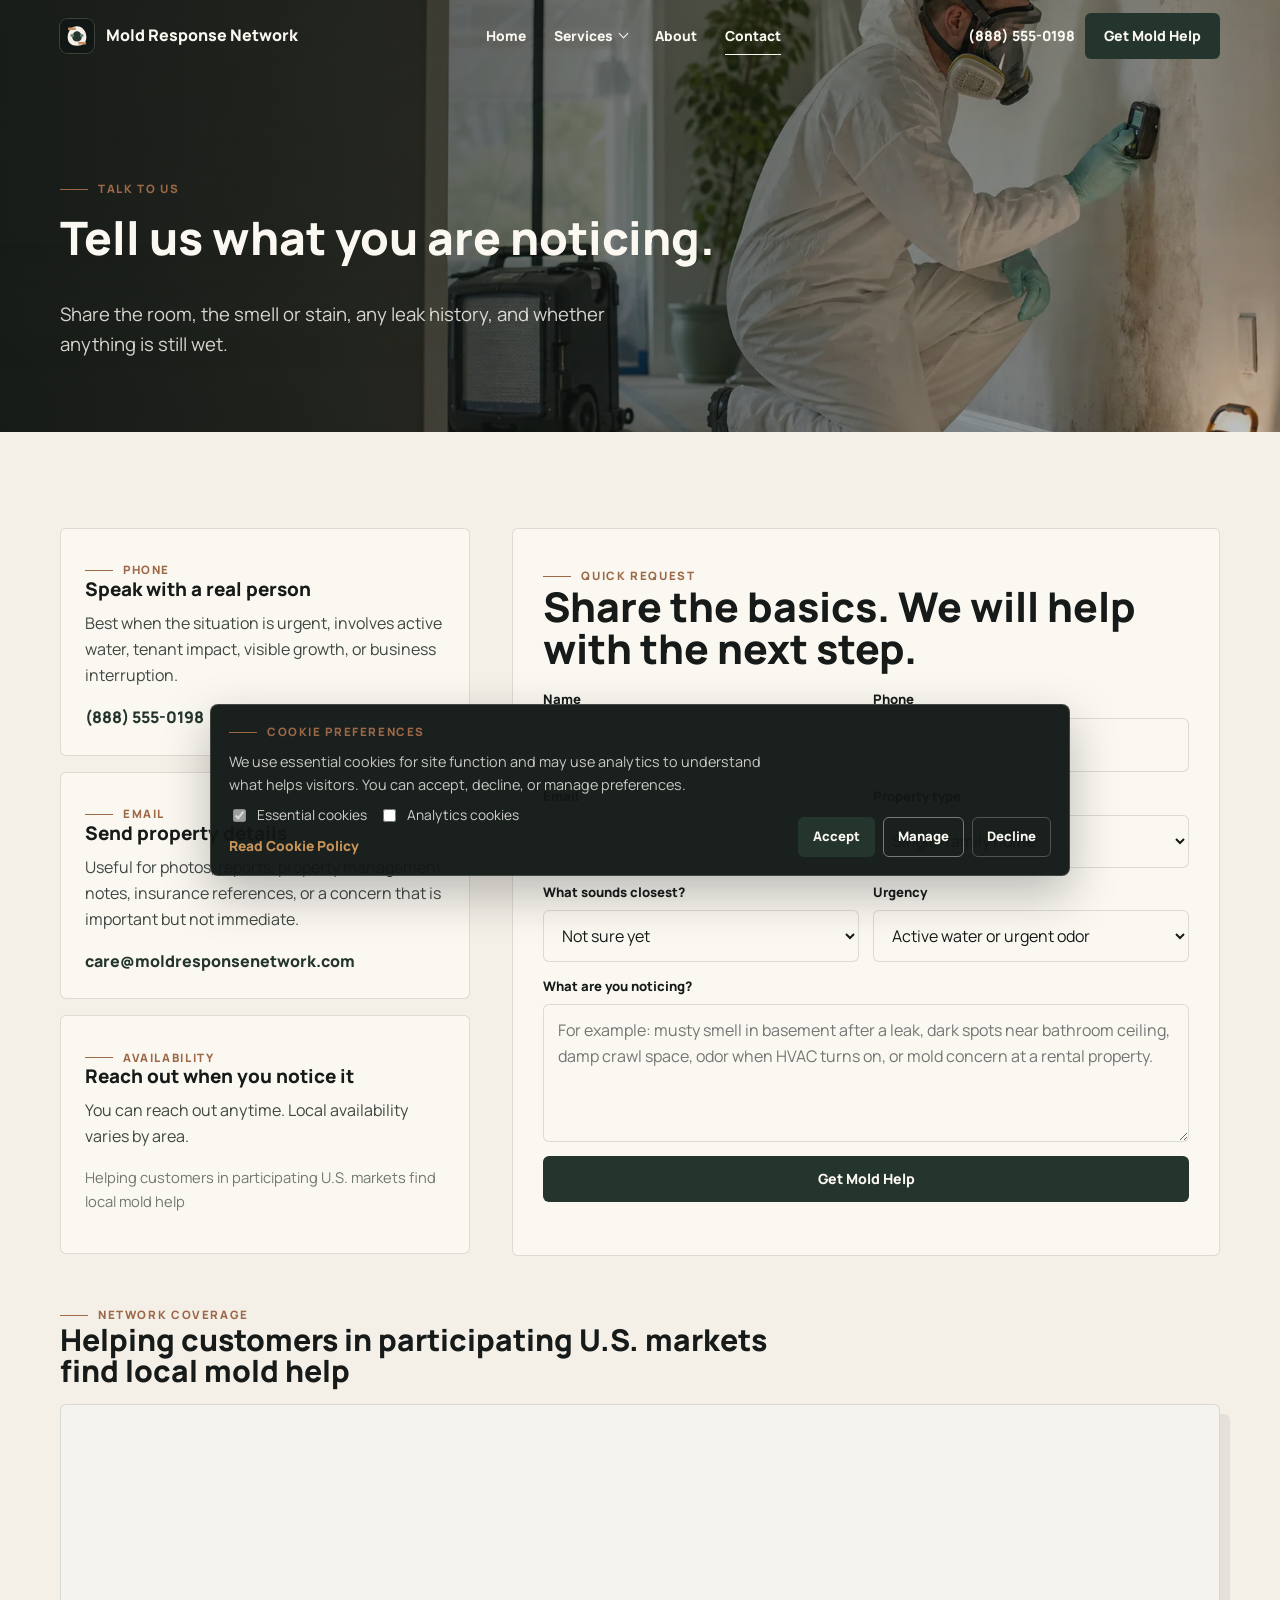
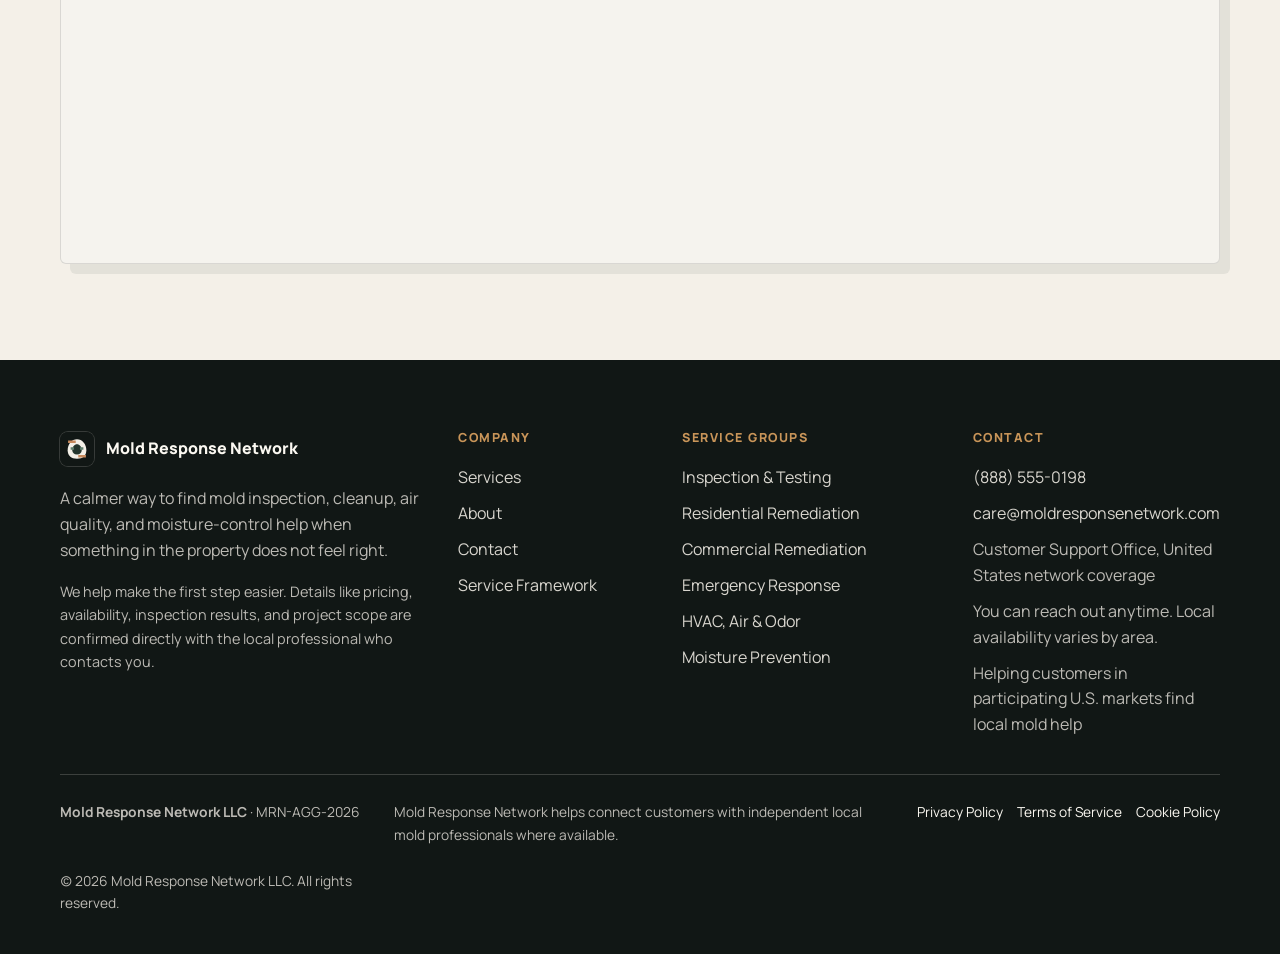
<file: contact.html>
<!doctype html>
<html lang="en">
  <head>
    <meta charset="utf-8">
    <meta name="viewport" content="width=device-width, initial-scale=1">
    <link rel="icon" href="img/common/favicon.svg" type="image/svg+xml">
    <meta name="description" content="Contact the network for inspection, cleanup, urgent water-related mold concerns, HVAC odor issues, commercial support, and prevention help.">
    <title>Contact</title>
    <link rel="stylesheet" href="css/base.css">
    <link rel="stylesheet" href="css/bundle.css">
    <link rel="stylesheet" href="css/pages/contact.css">
    <script src="js/site-config.js" defer></script>
    <script src="js/main.js" defer></script>
  </head>
  <body class="contact-page" data-page-title="Contact">
    <a class="skip-link" href="#main">Skip to content</a>
    <div data-site-header data-current="contact"></div>

    <main id="main">
      <section class="hero compact">
        <div class="hero-content">
          <span class="eyebrow">Talk to us</span>
          <h1>Tell us what you are noticing.</h1>
          <p>
            Share the room, the smell or stain, any leak history, and whether anything is still wet.
          </p>
        </div>
      </section>

      <section class="section">
        <div class="container contact-layout">
          <div class="contact-stack" data-reveal>
            <article class="contact-card">
              <span class="eyebrow">Phone</span>
              <h3>Speak with a real person</h3>
              <p>Best when the situation is urgent, involves active water, tenant impact, visible growth, or business interruption.</p>
              <a href="#" data-phone-link data-phone-text></a>
            </article>
            <article class="contact-card">
              <span class="eyebrow">Email</span>
              <h3>Send property details</h3>
              <p>Useful for photos, reports, property management notes, insurance references, or a concern that is important but not immediate.</p>
              <a href="mailto:" data-email-link data-email-text></a>
            </article>
            <article class="contact-card">
              <span class="eyebrow">Availability</span>
              <h3>Reach out when you notice it</h3>
              <p data-business-hours></p>
              <p class="microcopy" data-service-area></p>
            </article>
          </div>

          <form class="contact-form" data-inquiry-form data-reveal>
            <span class="eyebrow">Quick request</span>
            <h2>Share the basics. We will help with the next step.</h2>
            <div class="form-grid">
              <div class="field">
                <label for="name">Name</label>
                <input id="name" name="name" autocomplete="name" required>
              </div>
              <div class="field">
                <label for="phone">Phone</label>
                <input id="phone" name="phone" autocomplete="tel" required>
              </div>
              <div class="field">
                <label for="email">Email</label>
                <input id="email" name="email" type="email" autocomplete="email">
              </div>
              <div class="field">
                <label for="property">Property type</label>
                <select id="property" name="property">
                  <option>Single-family home</option>
                  <option>Apartment or condo</option>
                  <option>Commercial property</option>
                  <option>Rental or managed property</option>
                  <option>Other</option>
                </select>
              </div>
              <div class="field">
                <label for="service">What sounds closest?</label>
                <select id="service" name="service">
                  <option>Not sure yet</option>
                  <option>Inspection and testing</option>
                  <option>Residential remediation</option>
                  <option>Commercial remediation</option>
                  <option>Emergency water-related mold response</option>
                  <option>HVAC, air, or odor concern</option>
                  <option>Moisture control and prevention</option>
                </select>
              </div>
              <div class="field">
                <label for="urgency">Urgency</label>
                <select id="urgency" name="urgency">
                  <option>Active water or urgent odor</option>
                  <option>Visible mold but stable</option>
                  <option>Hidden concern or testing question</option>
                  <option>Prevention or recurring issue</option>
                </select>
              </div>
              <div class="field full">
                <label for="message">What are you noticing?</label>
                <textarea id="message" name="message" placeholder="For example: musty smell in basement after a leak, dark spots near bathroom ceiling, damp crawl space, odor when HVAC turns on, or mold concern at a rental property." required></textarea>
              </div>
              <div class="field full">
                <button class="btn btn-primary" type="submit" data-cta-primary></button>
                <p class="form-status" data-form-status role="status" aria-live="polite"></p>
              </div>
            </div>
          </form>
        </div>
        <div class="contact-map-wrap" data-reveal>
          <div class="contact-map-copy">
            <span class="eyebrow">Network coverage</span>
            <h2 data-service-area></h2>
          </div>
          <iframe
            class="contact-map"
            title="Service area coverage map"
            data-map-embed
            loading="lazy"
            referrerpolicy="no-referrer-when-downgrade"
          ></iframe>
        </div>
      </section>
    </main>

    <div data-site-footer></div>
  </body>
</html>
</file>
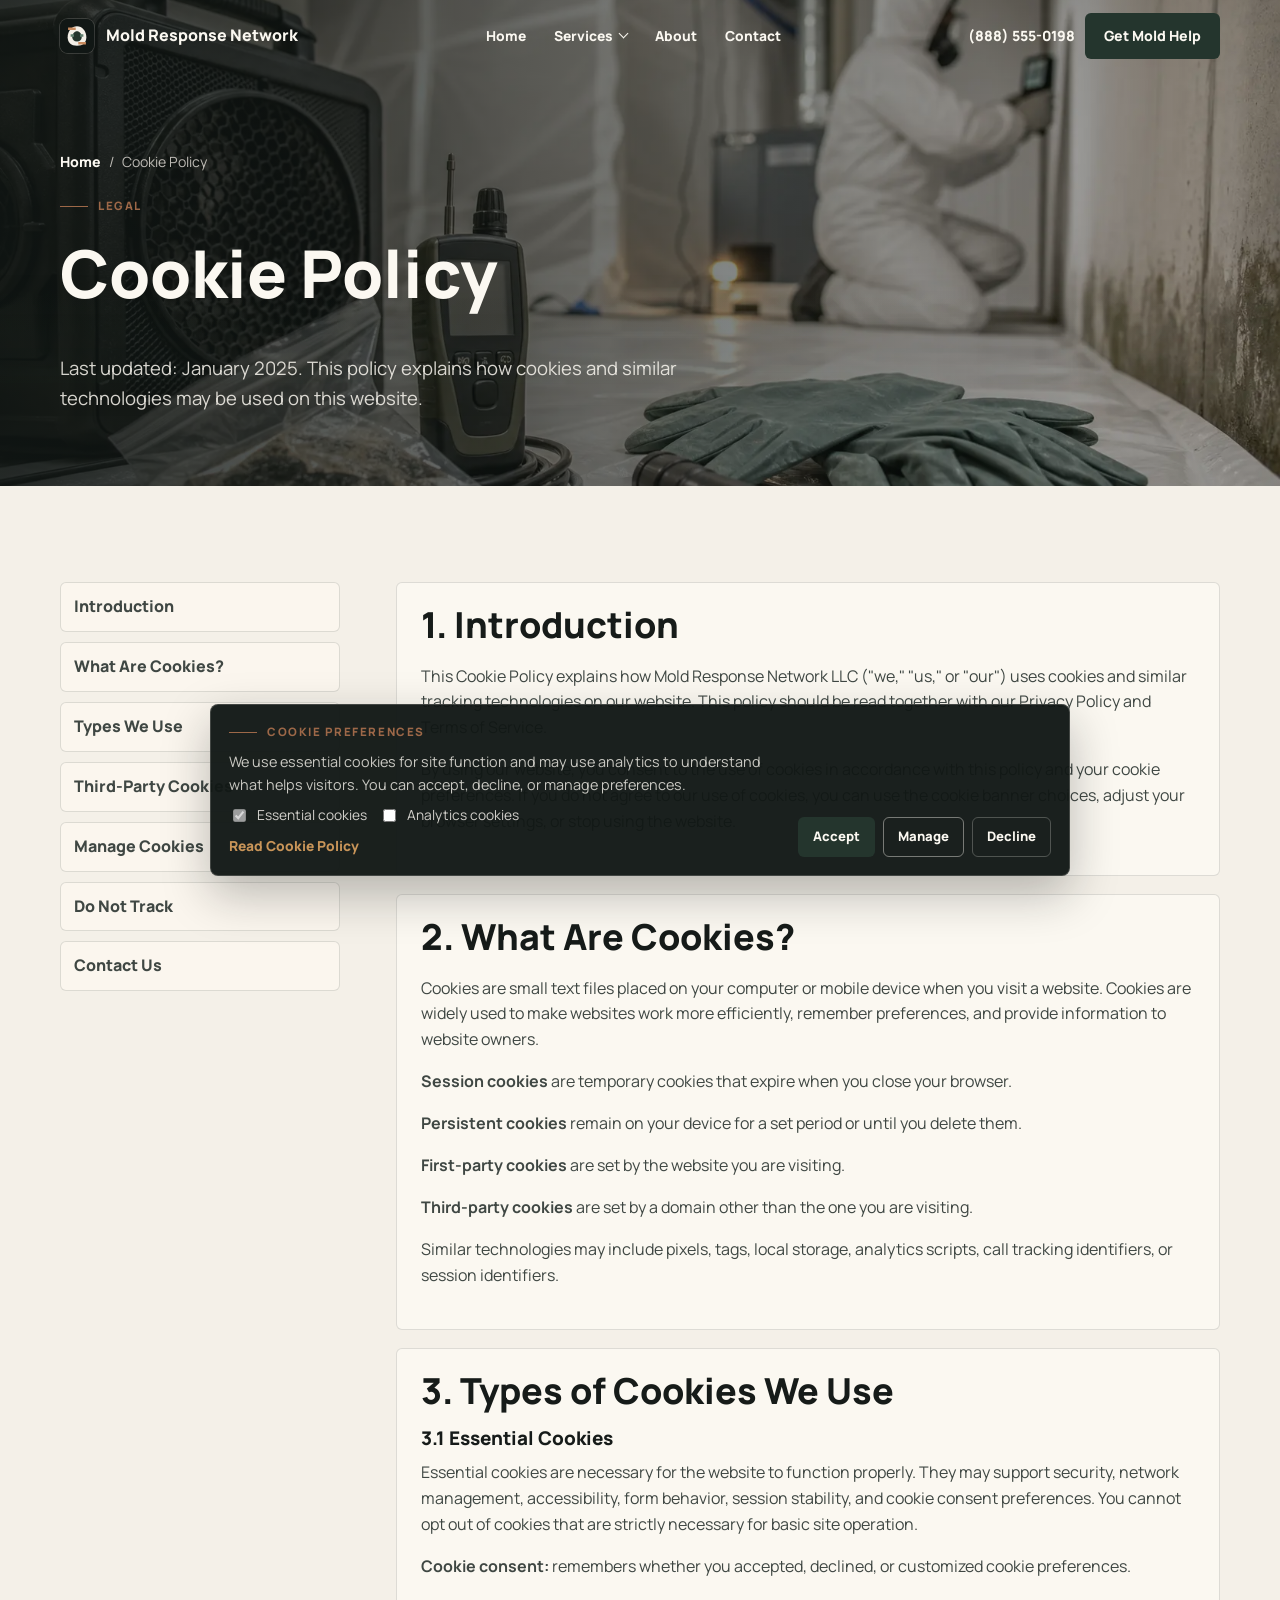
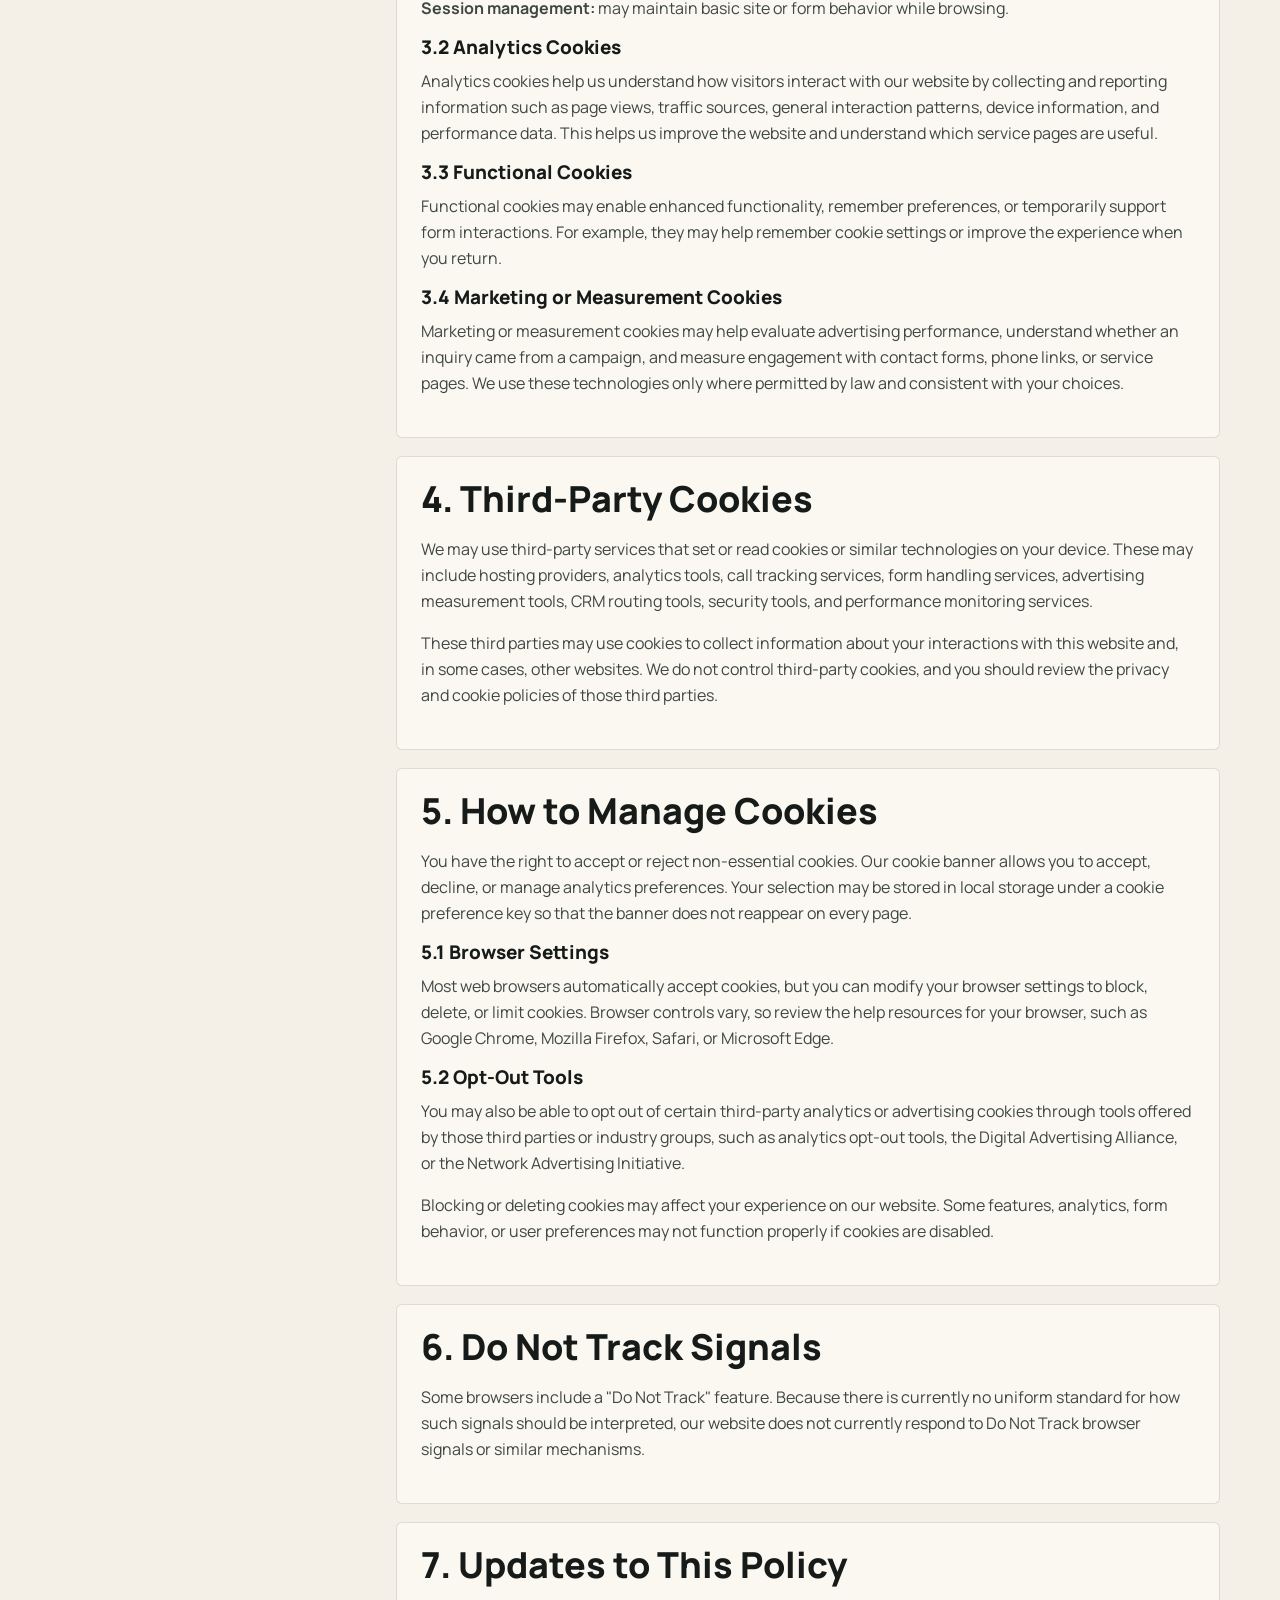
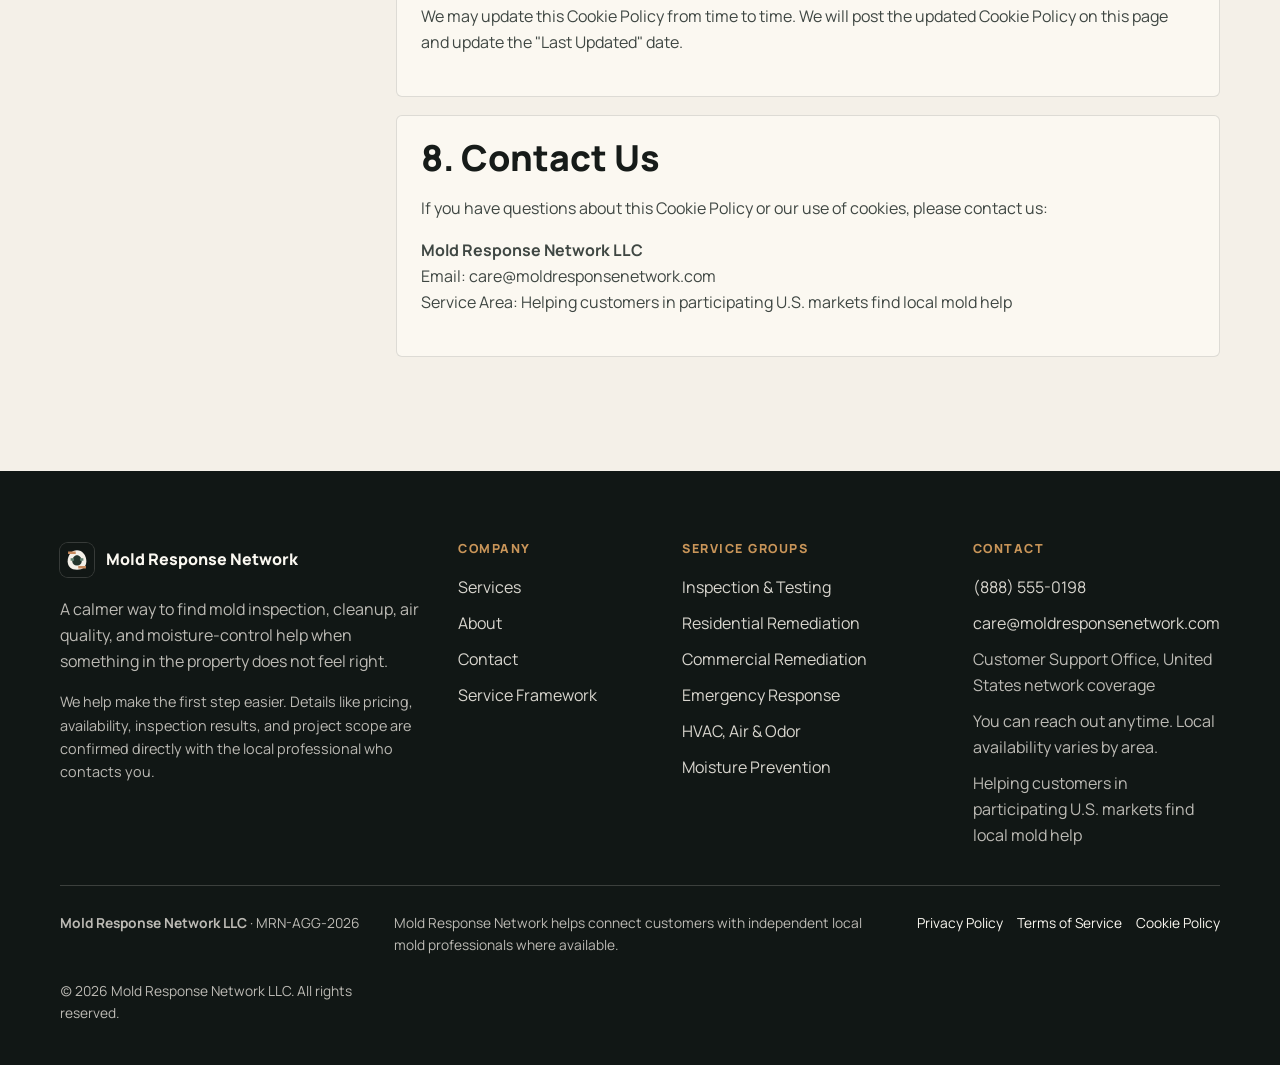
<file: cookie.html>
<!doctype html>
<html lang="en">
  <head>
    <meta charset="utf-8">
    <meta name="viewport" content="width=device-width, initial-scale=1">
    <link rel="icon" href="img/common/favicon.svg" type="image/svg+xml">
    <meta name="description" content="Cookie Policy covering essential cookies, analytics cookies, functional technologies, marketing measurement, cookie consent, and browser controls.">
    <title>Cookie Policy</title>
    <link rel="stylesheet" href="css/base.css">
    <link rel="stylesheet" href="css/bundle.css">
    <link rel="stylesheet" href="css/pages/legal.css">
    <script src="js/site-config.js" defer></script>
    <script src="js/main.js" defer></script>
  </head>
  <body class="legal-page" data-page-title="Cookie Policy">
    <a class="skip-link" href="#main">Skip to content</a>
    <div data-site-header data-current=""></div>

    <main id="main">
      <section class="hero compact">
        <div class="hero-content">
          <div class="breadcrumb">
            <a href="index.html">Home</a><span>/</span><span>Cookie Policy</span>
          </div>
          <span class="eyebrow">Legal</span>
          <h1>Cookie Policy</h1>
          <p>Last updated: <span data-legal-last-updated></span>. This policy explains how cookies and similar technologies may be used on this website.</p>
        </div>
      </section>

      <section class="section">
        <div class="container legal-layout">
          <nav class="legal-toc" aria-label="Cookie sections" data-reveal>
            <a href="#introduction">Introduction</a>
            <a href="#what">What Are Cookies?</a>
            <a href="#types">Types We Use</a>
            <a href="#third-party">Third-Party Cookies</a>
            <a href="#manage">Manage Cookies</a>
            <a href="#dnt">Do Not Track</a>
            <a href="#contact">Contact Us</a>
          </nav>
          <div data-reveal>
            <article class="legal-card" id="introduction">
              <h2>1. Introduction</h2>
              <p>
                This Cookie Policy explains how <span data-company-legal-name></span> ("we," "us," or "our") uses cookies and similar
                tracking technologies on our website. This policy should be read together with our <a href="privacy.html">Privacy Policy</a>
                and <a href="terms.html">Terms of Service</a>.
              </p>
              <p>
                By using our website, you consent to the use of cookies in accordance with this policy and your cookie preferences. If you do
                not agree to our use of cookies, you can use the cookie banner choices, adjust your browser settings, or stop using the website.
              </p>
            </article>
            <article class="legal-card" id="what">
              <h2>2. What Are Cookies?</h2>
              <p>
                Cookies are small text files placed on your computer or mobile device when you visit a website. Cookies are widely used to
                make websites work more efficiently, remember preferences, and provide information to website owners.
              </p>
              <p><strong>Session cookies</strong> are temporary cookies that expire when you close your browser.</p>
              <p><strong>Persistent cookies</strong> remain on your device for a set period or until you delete them.</p>
              <p><strong>First-party cookies</strong> are set by the website you are visiting.</p>
              <p><strong>Third-party cookies</strong> are set by a domain other than the one you are visiting.</p>
              <p>
                Similar technologies may include pixels, tags, local storage, analytics scripts, call tracking identifiers, or session
                identifiers.
              </p>
            </article>
            <article class="legal-card" id="types">
              <h2>3. Types of Cookies We Use</h2>
              <h3>3.1 Essential Cookies</h3>
              <p>
                Essential cookies are necessary for the website to function properly. They may support security, network management,
                accessibility, form behavior, session stability, and cookie consent preferences. You cannot opt out of cookies that are
                strictly necessary for basic site operation.
              </p>
              <p><strong>Cookie consent:</strong> remembers whether you accepted, declined, or customized cookie preferences.</p>
              <p><strong>Session management:</strong> may maintain basic site or form behavior while browsing.</p>
              <h3>3.2 Analytics Cookies</h3>
              <p>
                Analytics cookies help us understand how visitors interact with our website by collecting and reporting information such as
                page views, traffic sources, general interaction patterns, device information, and performance data. This helps us improve the
                website and understand which service pages are useful.
              </p>
              <h3>3.3 Functional Cookies</h3>
              <p>
                Functional cookies may enable enhanced functionality, remember preferences, or temporarily support form interactions. For
                example, they may help remember cookie settings or improve the experience when you return.
              </p>
              <h3>3.4 Marketing or Measurement Cookies</h3>
              <p>
                Marketing or measurement cookies may help evaluate advertising performance, understand whether an inquiry came from a campaign,
                and measure engagement with contact forms, phone links, or service pages. We use these technologies only where permitted by
                law and consistent with your choices.
              </p>
            </article>
            <article class="legal-card" id="third-party">
              <h2>4. Third-Party Cookies</h2>
              <p>
                We may use third-party services that set or read cookies or similar technologies on your device. These may include hosting
                providers, analytics tools, call tracking services, form handling services, advertising measurement tools, CRM routing tools,
                security tools, and performance monitoring services.
              </p>
              <p>
                These third parties may use cookies to collect information about your interactions with this website and, in some cases, other
                websites. We do not control third-party cookies, and you should review the privacy and cookie policies of those third parties.
              </p>
            </article>
            <article class="legal-card" id="manage">
              <h2>5. How to Manage Cookies</h2>
              <p>
                You have the right to accept or reject non-essential cookies. Our cookie banner allows you to accept, decline, or manage
                analytics preferences. Your selection may be stored in local storage under a cookie preference key so that the banner does not
                reappear on every page.
              </p>
              <h3>5.1 Browser Settings</h3>
              <p>
                Most web browsers automatically accept cookies, but you can modify your browser settings to block, delete, or limit cookies.
                Browser controls vary, so review the help resources for your browser, such as Google Chrome, Mozilla Firefox, Safari, or
                Microsoft Edge.
              </p>
              <h3>5.2 Opt-Out Tools</h3>
              <p>
                You may also be able to opt out of certain third-party analytics or advertising cookies through tools offered by those third
                parties or industry groups, such as analytics opt-out tools, the Digital Advertising Alliance, or the Network Advertising
                Initiative.
              </p>
              <p>
                Blocking or deleting cookies may affect your experience on our website. Some features, analytics, form behavior, or user
                preferences may not function properly if cookies are disabled.
              </p>
            </article>
            <article class="legal-card" id="dnt">
              <h2>6. Do Not Track Signals</h2>
              <p>
                Some browsers include a "Do Not Track" feature. Because there is currently no uniform standard for how such signals should be
                interpreted, our website does not currently respond to Do Not Track browser signals or similar mechanisms.
              </p>
            </article>
            <article class="legal-card" id="updates">
              <h2>7. Updates to This Policy</h2>
              <p>
                We may update this Cookie Policy from time to time. We will post the updated Cookie Policy on this page and update the "Last
                Updated" date.
              </p>
            </article>
            <article class="legal-card" id="contact">
              <h2>8. Contact Us</h2>
              <p>If you have questions about this Cookie Policy or our use of cookies, please contact us:</p>
              <p>
                <strong data-company-legal-name></strong><br>
                Email: <a href="mailto:" data-email-link data-email-text></a><br>
                Service Area: <span data-service-area></span>
              </p>
            </article>
          </div>
        </div>
      </section>
    </main>

    <div data-site-footer></div>
  </body>
</html>
</file>
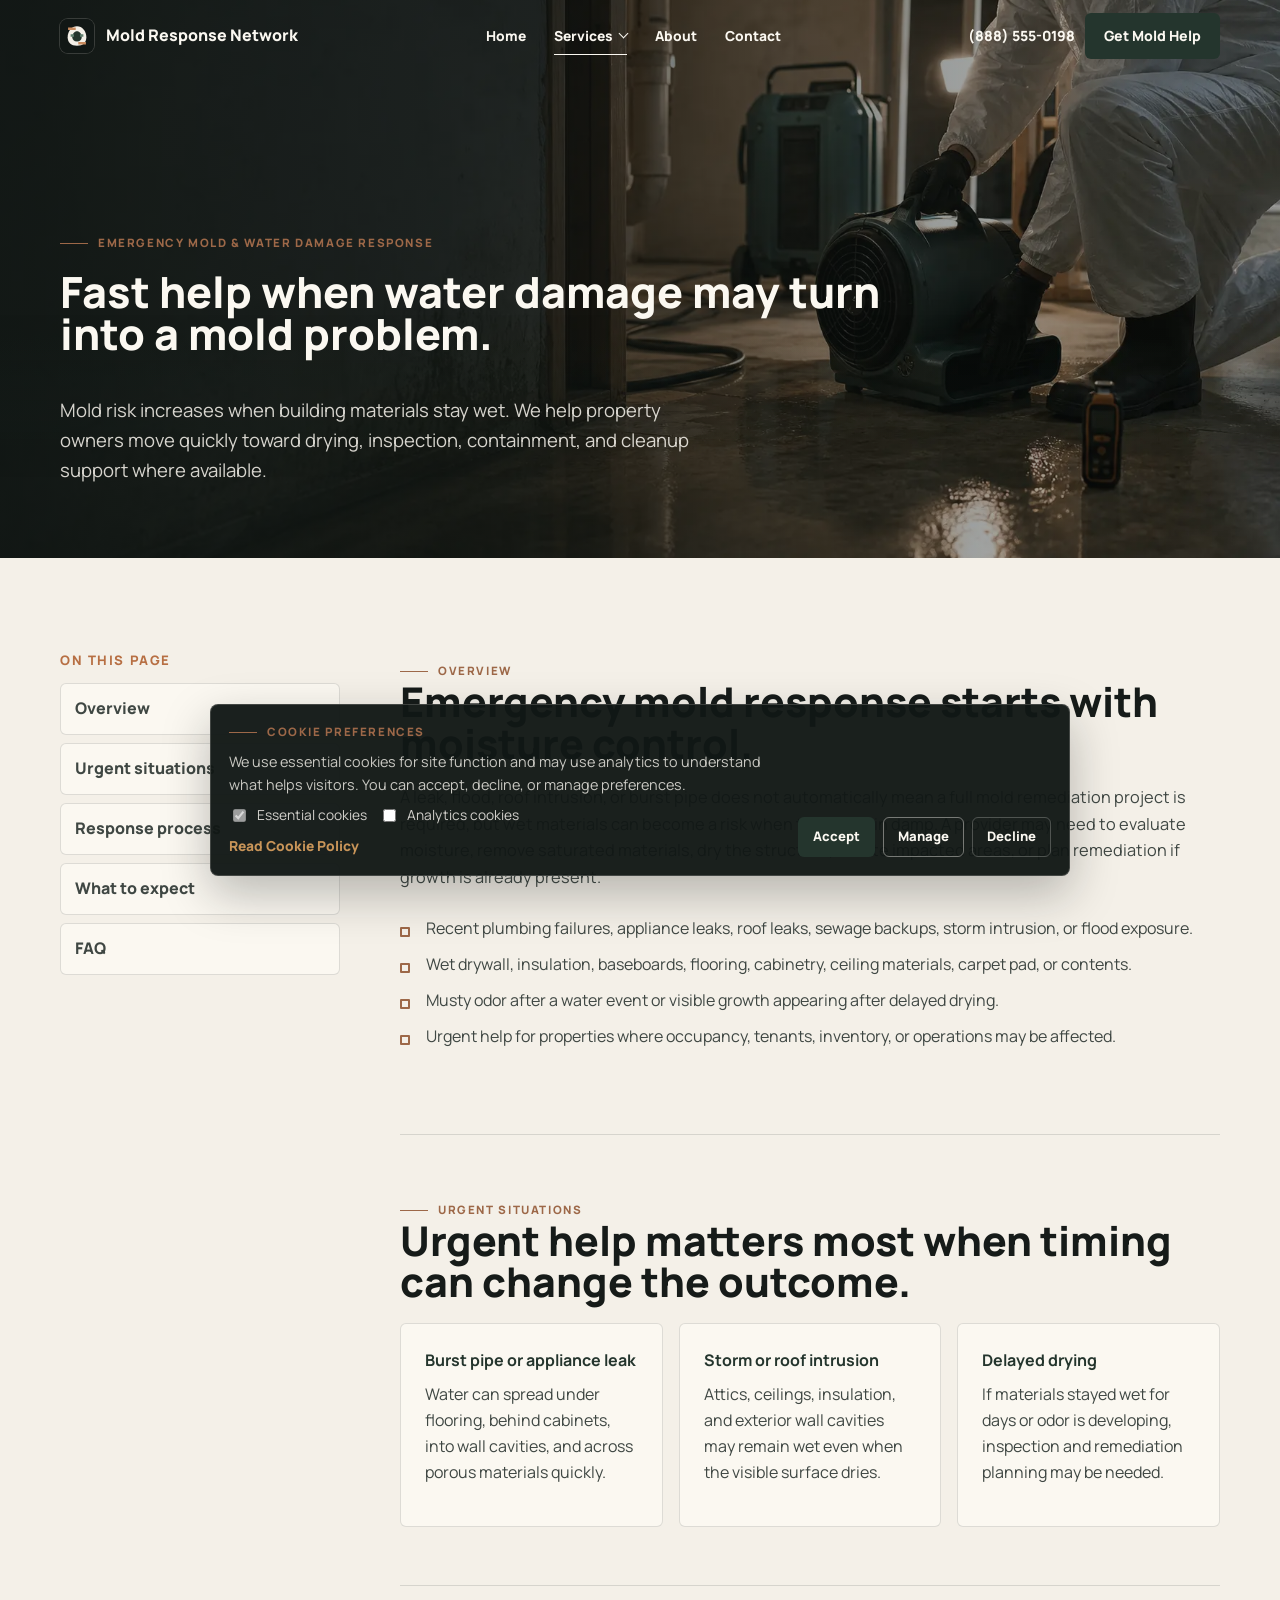
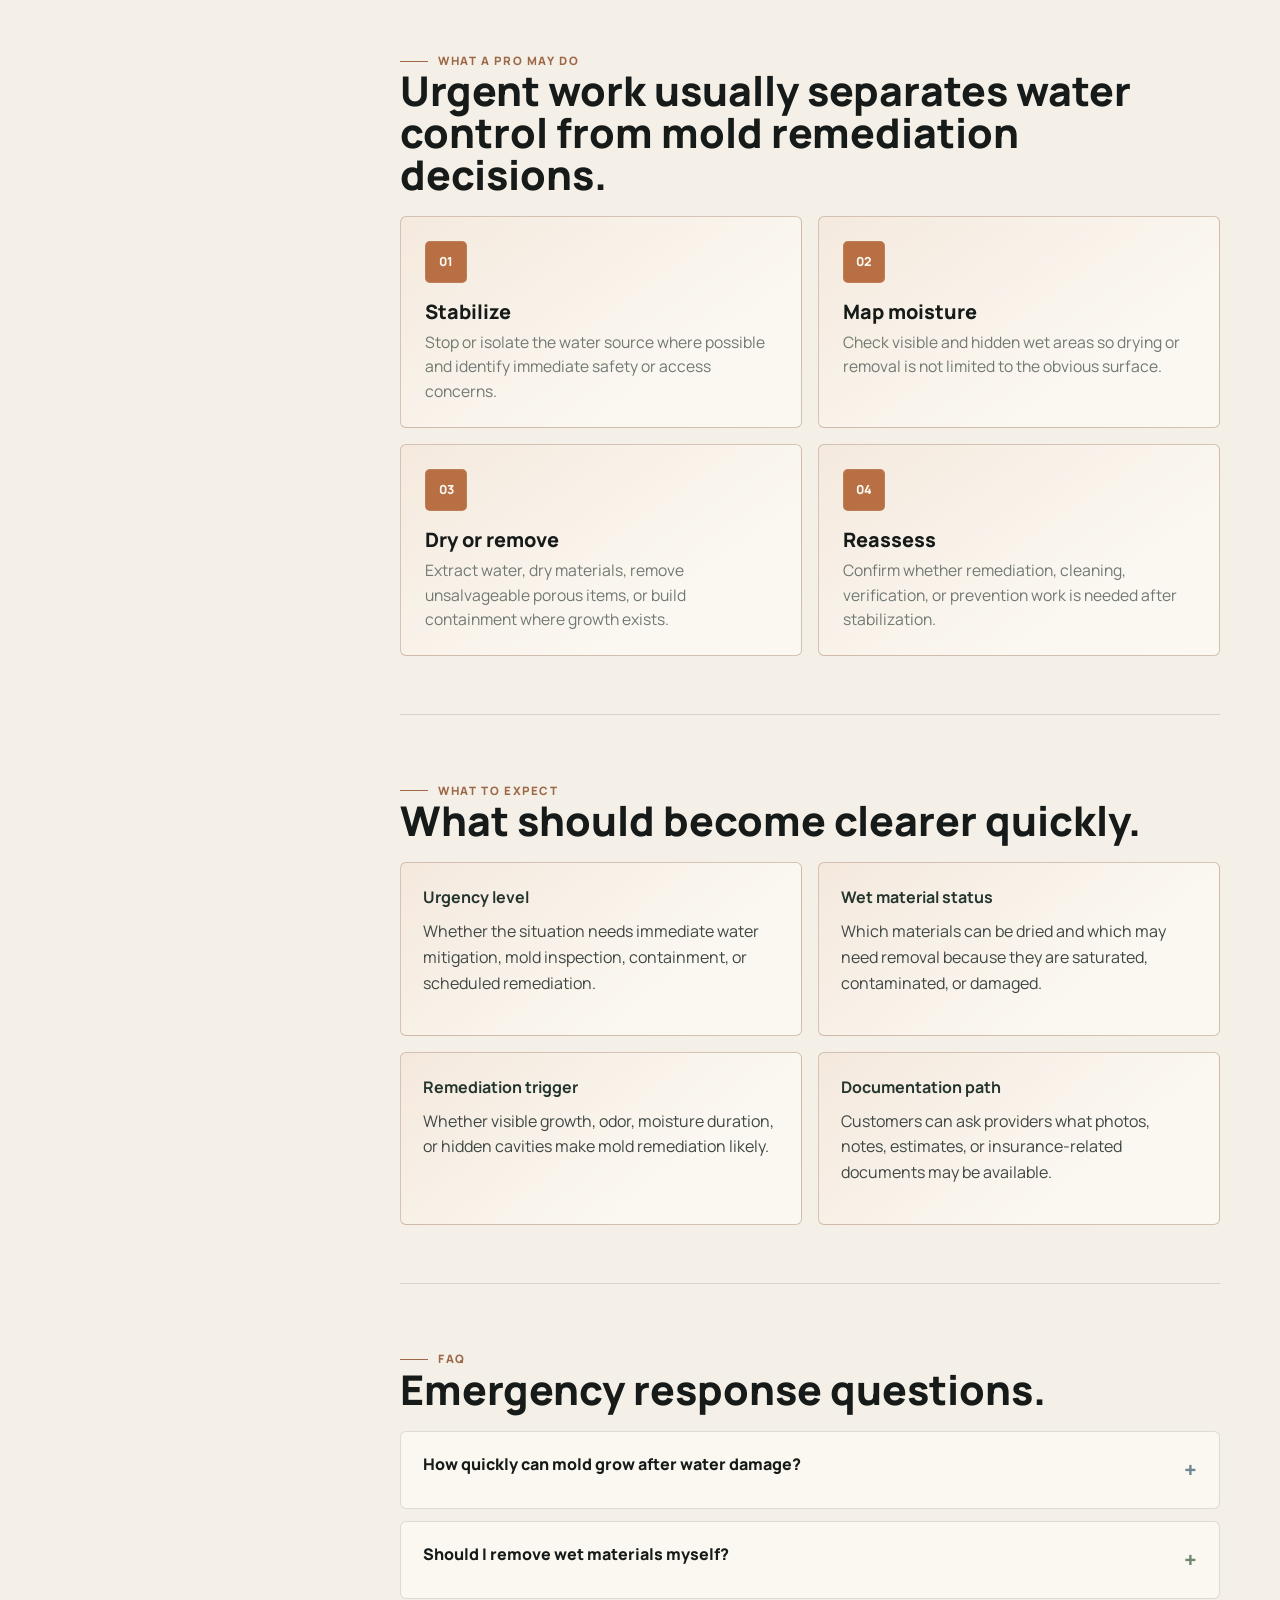
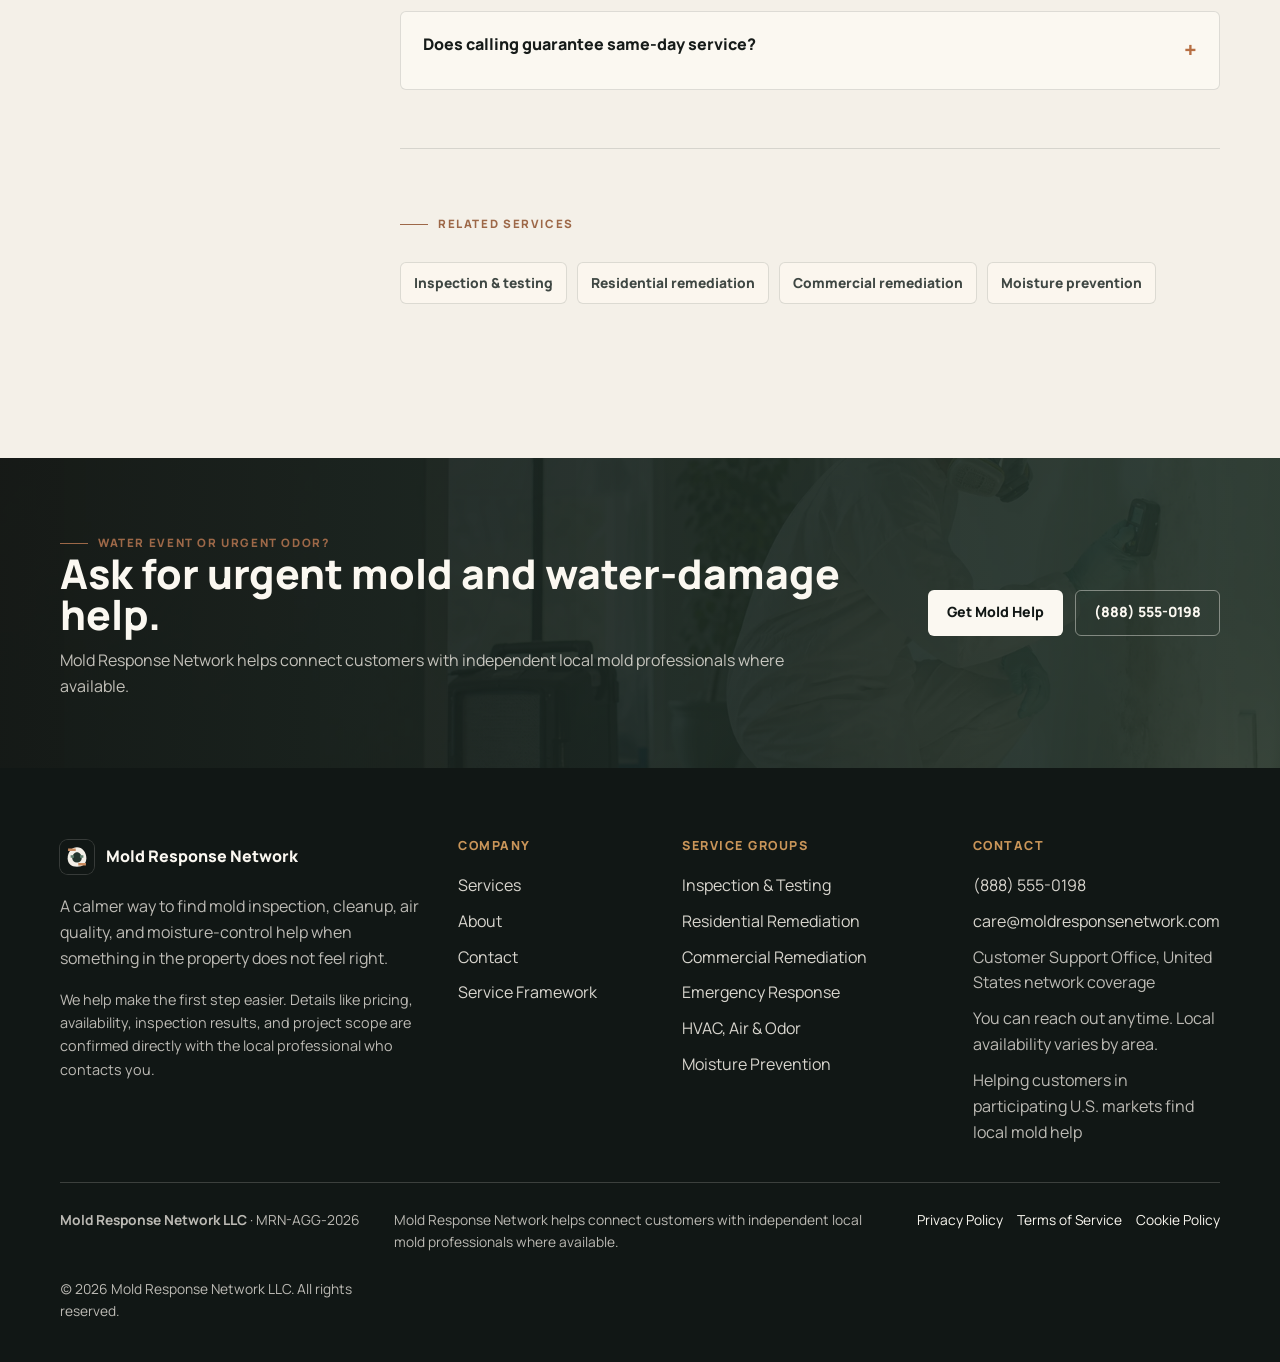
<file: emergency-mold-response.html>
<!doctype html>
<html lang="en">
  <head>
    <meta charset="utf-8">
    <meta name="viewport" content="width=device-width, initial-scale=1">
    <link rel="icon" href="img/common/favicon.svg" type="image/svg+xml">
    <meta name="description" content="Emergency mold and water damage help for leaks, floods, burst pipes, storm intrusion, wet materials, and urgent containment needs.">
    <title>Emergency Mold and Water Damage Response</title>
    <link rel="stylesheet" href="css/base.css">
    <link rel="stylesheet" href="css/bundle.css">
    <link rel="stylesheet" href="css/pages/service.css">
    <script src="js/site-config.js" defer></script>
    <script src="js/main.js" defer></script>
  </head>
  <body class="service-page" data-page-title="Emergency Mold and Water Damage Response">
    <a class="skip-link" href="#main">Skip to content</a>
    <div data-site-header data-current="services"></div>

    <main id="main">
      <section class="hero compact">
        <div class="hero-content">
          <span class="eyebrow">Emergency mold & water damage response</span>
          <h1>Fast help when water damage may turn into a mold problem.</h1>
          <p>
            Mold risk increases when building materials stay wet. We help property owners move quickly toward drying, inspection,
            containment, and cleanup support where available.
          </p>
        </div>
      </section>

      <section class="section">
        <div class="container service-layout">
          <aside class="service-outline" data-reveal>
            <h2>On this page</h2>
            <nav>
              <a href="#overview">Overview</a>
              <a href="#situations">Urgent situations</a>
              <a href="#process">Response process</a>
              <a href="#outcomes">What to expect</a>
              <a href="#faq">FAQ</a>
            </nav>
          </aside>

          <div>
            <section class="service-block" id="overview" data-reveal>
              <span class="eyebrow">Overview</span>
              <h2>Emergency mold response starts with moisture control.</h2>
              <p class="section-copy">
                A leak, flood, roof intrusion, or burst pipe does not automatically mean a full mold remediation project is required,
                but wet materials can become a risk when they remain damp. A provider may need to evaluate moisture, remove saturated
                materials, dry the structure, isolate impacted areas, or plan remediation if growth is already present.
              </p>
              <ul class="dense-list">
                <li>Recent plumbing failures, appliance leaks, roof leaks, sewage backups, storm intrusion, or flood exposure.</li>
                <li>Wet drywall, insulation, baseboards, flooring, cabinetry, ceiling materials, carpet pad, or contents.</li>
                <li>Musty odor after a water event or visible growth appearing after delayed drying.</li>
                <li>Urgent help for properties where occupancy, tenants, inventory, or operations may be affected.</li>
              </ul>
            </section>

            <section class="service-block" id="situations" data-reveal>
              <span class="eyebrow">Urgent situations</span>
              <h2>Urgent help matters most when timing can change the outcome.</h2>
              <div class="scenario-grid">
                <article class="scenario">
                  <strong>Burst pipe or appliance leak</strong>
                  <p>Water can spread under flooring, behind cabinets, into wall cavities, and across porous materials quickly.</p>
                </article>
                <article class="scenario">
                  <strong>Storm or roof intrusion</strong>
                  <p>Attics, ceilings, insulation, and exterior wall cavities may remain wet even when the visible surface dries.</p>
                </article>
                <article class="scenario">
                  <strong>Delayed drying</strong>
                  <p>If materials stayed wet for days or odor is developing, inspection and remediation planning may be needed.</p>
                </article>
              </div>
            </section>

            <section class="service-block" id="process" data-reveal>
              <span class="eyebrow">What a pro may do</span>
              <h2>Urgent work usually separates water control from mold remediation decisions.</h2>
              <div class="process-grid">
                <article class="process-step">
                  <span class="index">01</span>
                  <h3>Stabilize</h3>
                  <p>Stop or isolate the water source where possible and identify immediate safety or access concerns.</p>
                </article>
                <article class="process-step">
                  <span class="index">02</span>
                  <h3>Map moisture</h3>
                  <p>Check visible and hidden wet areas so drying or removal is not limited to the obvious surface.</p>
                </article>
                <article class="process-step">
                  <span class="index">03</span>
                  <h3>Dry or remove</h3>
                  <p>Extract water, dry materials, remove unsalvageable porous items, or build containment where growth exists.</p>
                </article>
                <article class="process-step">
                  <span class="index">04</span>
                  <h3>Reassess</h3>
                  <p>Confirm whether remediation, cleaning, verification, or prevention work is needed after stabilization.</p>
                </article>
              </div>
            </section>

            <section class="service-block" id="outcomes" data-reveal>
              <span class="eyebrow">What to expect</span>
              <h2>What should become clearer quickly.</h2>
              <div class="outcome-grid">
                <article class="outcome">
                  <strong>Urgency level</strong>
                  <p>Whether the situation needs immediate water mitigation, mold inspection, containment, or scheduled remediation.</p>
                </article>
                <article class="outcome">
                  <strong>Wet material status</strong>
                  <p>Which materials can be dried and which may need removal because they are saturated, contaminated, or damaged.</p>
                </article>
                <article class="outcome">
                  <strong>Remediation trigger</strong>
                  <p>Whether visible growth, odor, moisture duration, or hidden cavities make mold remediation likely.</p>
                </article>
                <article class="outcome">
                  <strong>Documentation path</strong>
                  <p>Customers can ask providers what photos, notes, estimates, or insurance-related documents may be available.</p>
                </article>
              </div>
            </section>

            <section class="service-block" id="faq" data-reveal>
              <span class="eyebrow">FAQ</span>
              <h2>Emergency response questions.</h2>
              <div class="faq-list">
                <article class="faq-item" data-faq>
                  <button type="button" aria-expanded="false">How quickly can mold grow after water damage?</button>
                  <div data-faq-panel hidden><p>Risk increases when materials remain damp. Exact timing depends on material, temperature, humidity, contamination, and drying conditions. A provider should evaluate the actual property.</p></div>
                </article>
                <article class="faq-item" data-faq>
                  <button type="button" aria-expanded="false">Should I remove wet materials myself?</button>
                  <div data-faq-panel hidden><p>Use caution. Electrical hazards, contaminated water, structural damage, and mold disturbance can create risk. A qualified provider can advise based on the situation.</p></div>
                </article>
                <article class="faq-item" data-faq>
                  <button type="button" aria-expanded="false">Does calling guarantee same-day service?</button>
                  <div data-faq-panel hidden><p>No. <span data-company-name></span> helps connect requests where available. Response time depends on local availability and market coverage.</p></div>
                </article>
              </div>
            </section>

            <section class="service-block" data-reveal>
              <span class="eyebrow">Related services</span>
              <div class="detail-nav">
                <a href="mold-inspection-testing.html">Inspection & testing</a>
                <a href="residential-mold-remediation.html">Residential remediation</a>
                <a href="commercial-mold-remediation.html">Commercial remediation</a>
                <a href="moisture-control-prevention.html">Moisture prevention</a>
              </div>
            </section>
          </div>
        </div>
      </section>

      <section class="cta-band">
        <div class="cta-band-inner">
          <div>
            <span class="eyebrow">Water event or urgent odor?</span>
            <h2>Ask for urgent mold and water-damage help.</h2>
            <p data-disclaimer-short></p>
          </div>
          <div class="cta-row">
            <a class="btn btn-light" href="contact.html" data-cta-primary></a>
            <a class="btn btn-outline-light" href="#" data-phone-link data-phone-text></a>
          </div>
        </div>
      </section>
    </main>

    <div data-site-footer></div>
  </body>
</html>
</file>
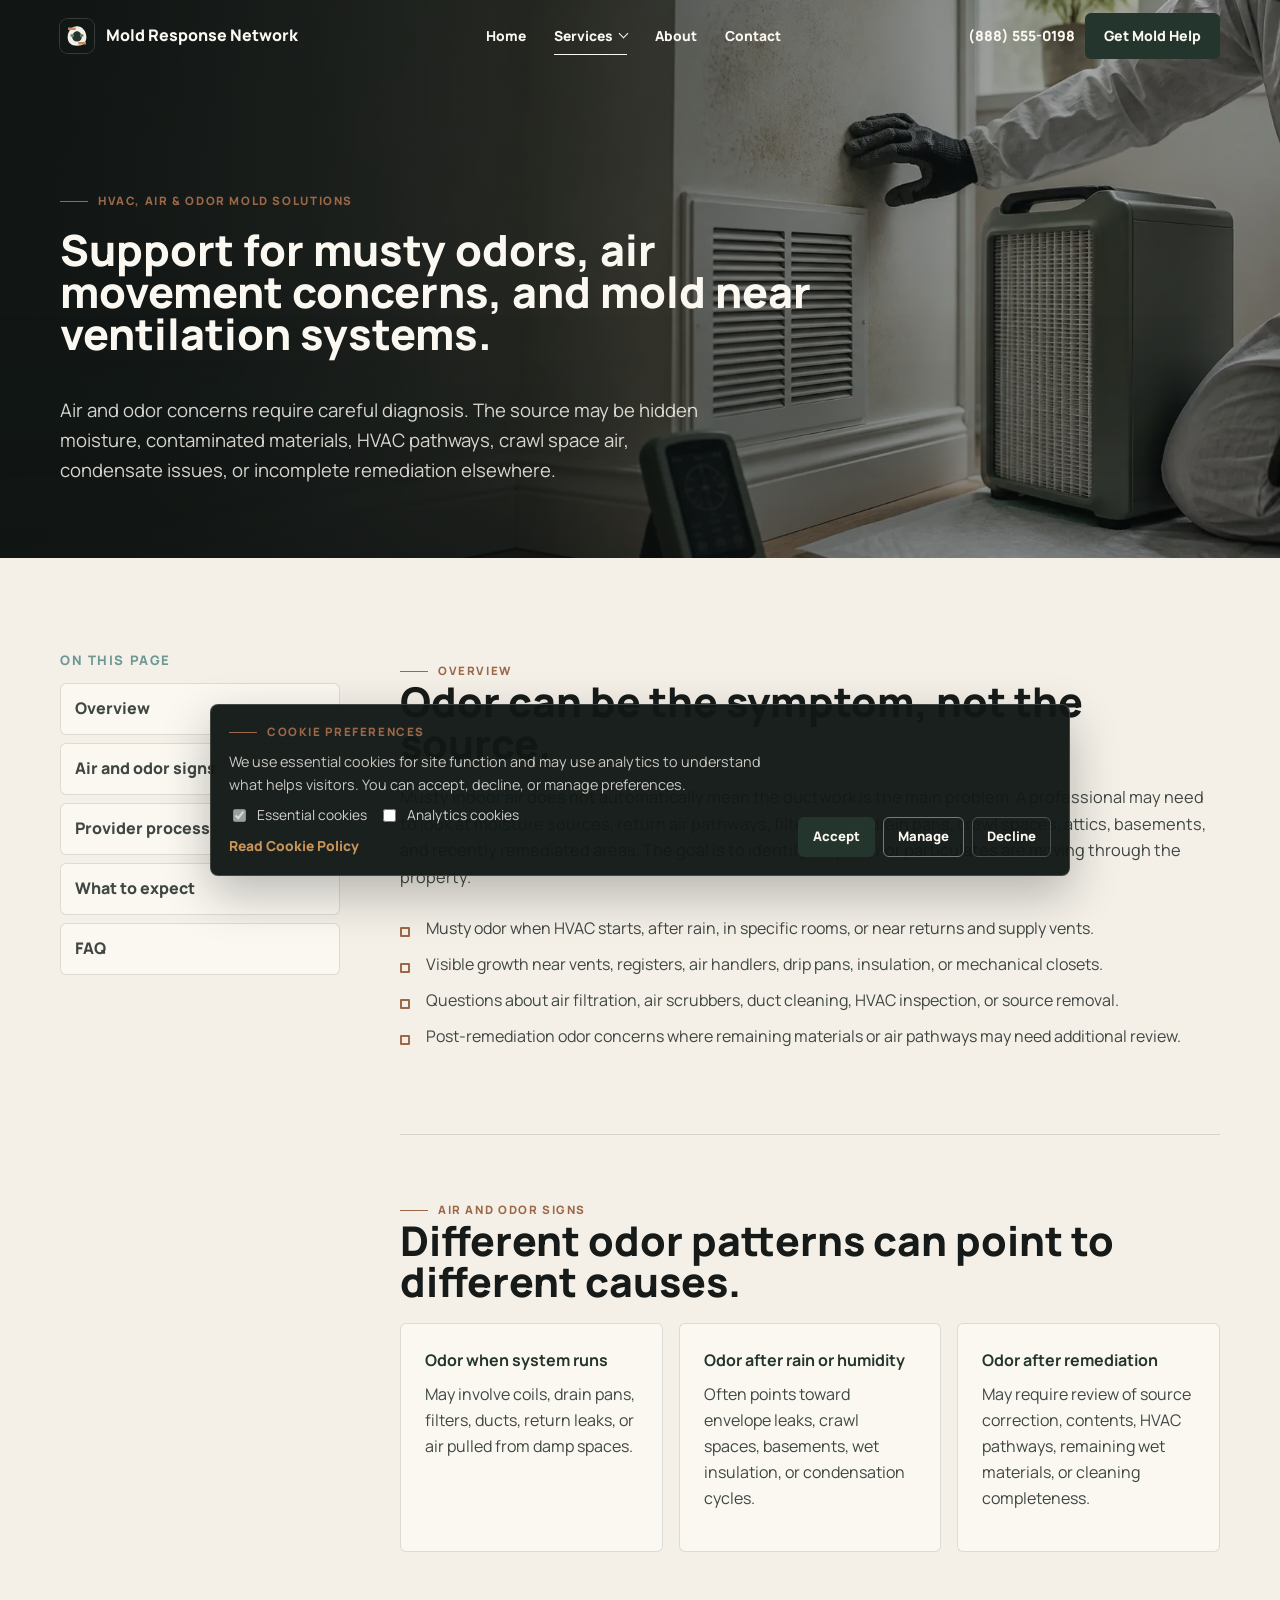
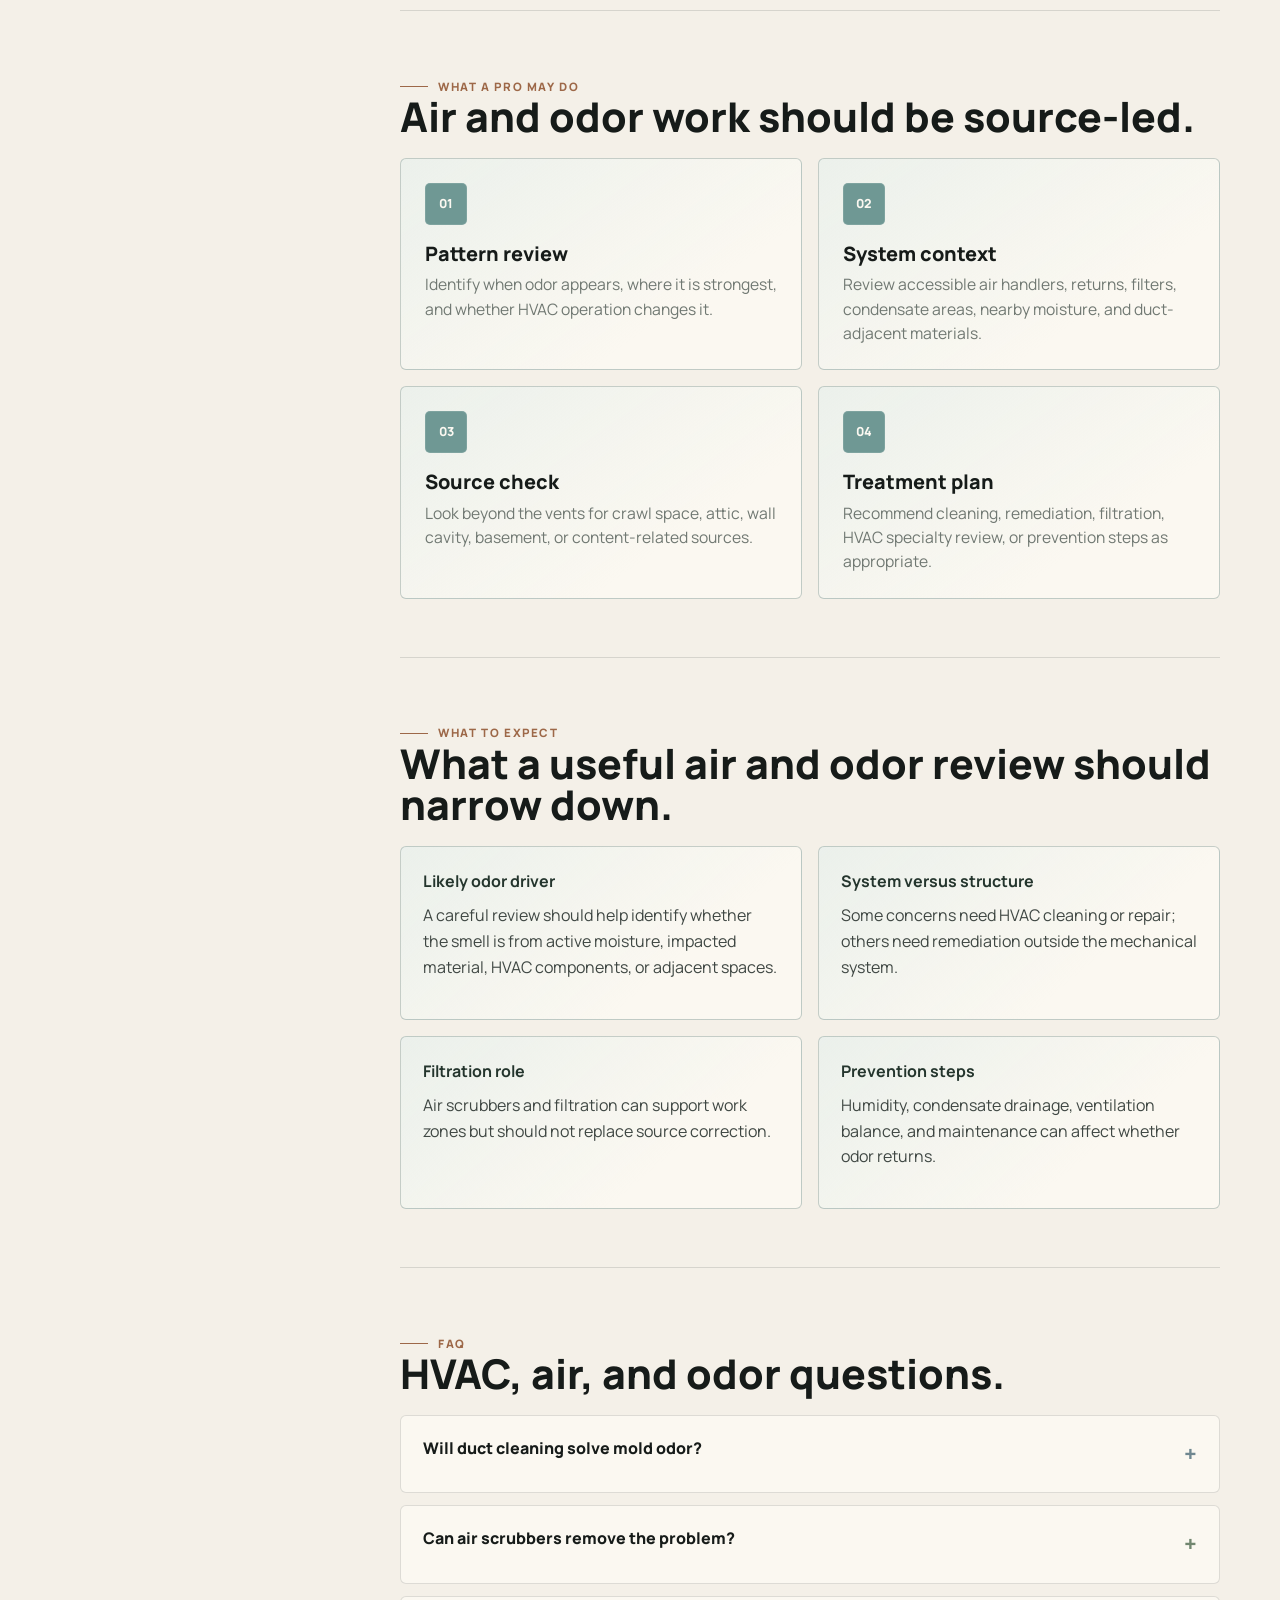
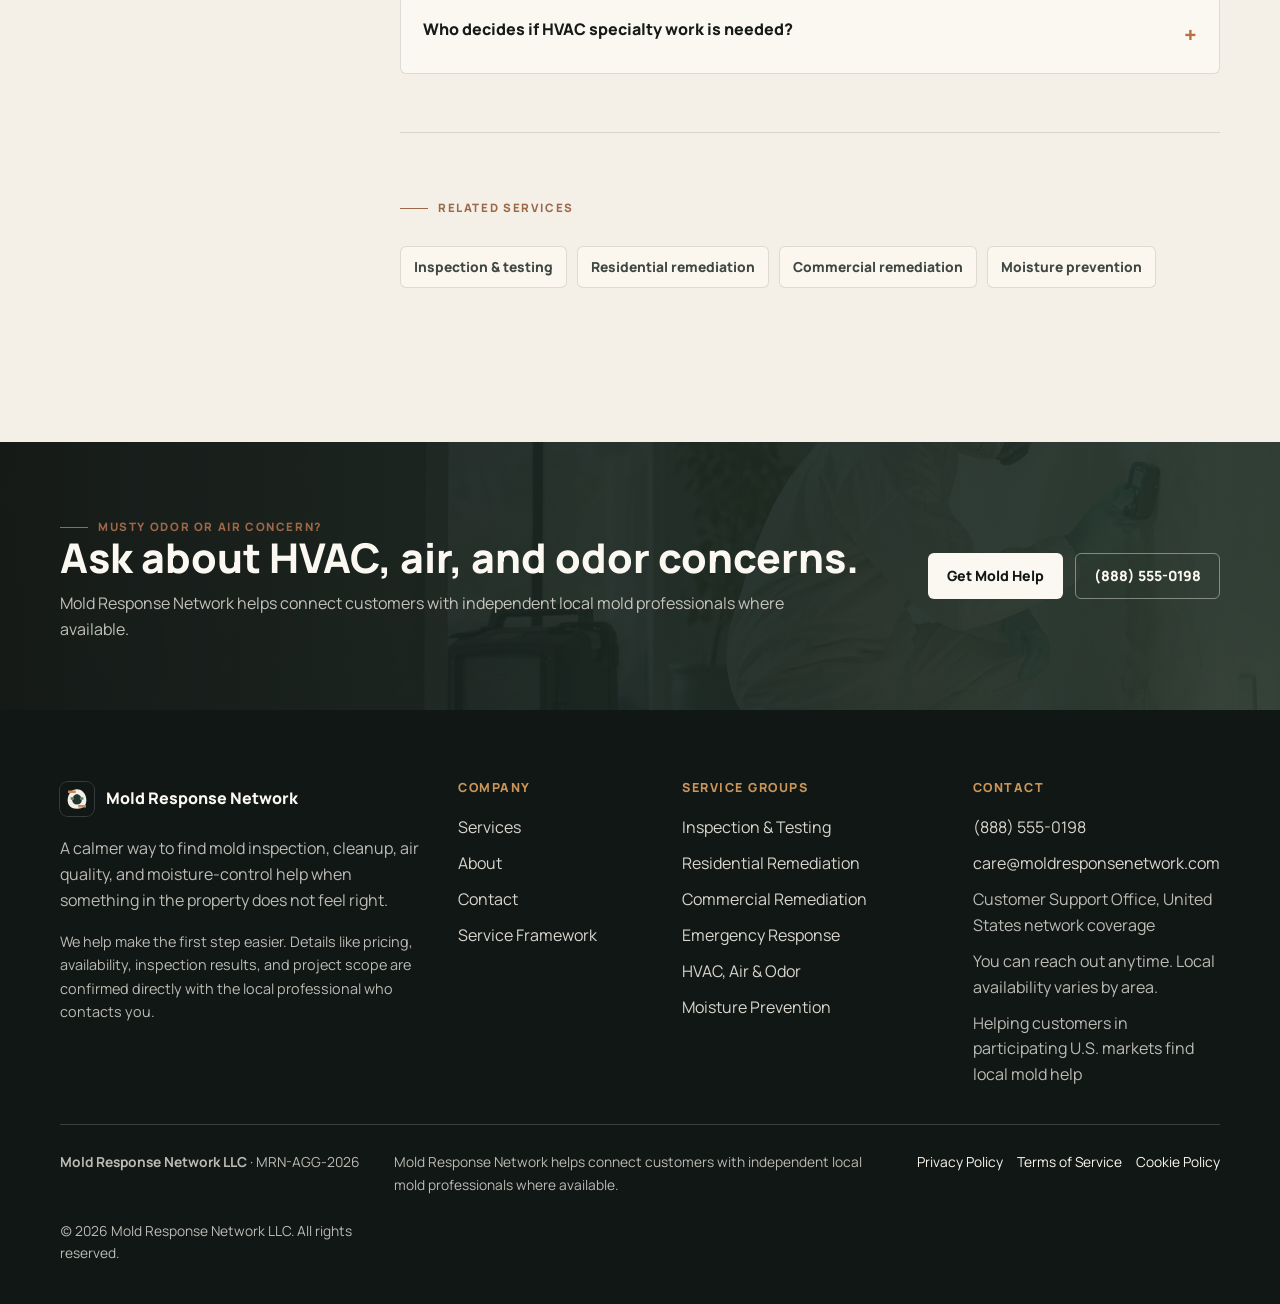
<file: hvac-air-odor-solutions.html>
<!doctype html>
<html lang="en">
  <head>
    <meta charset="utf-8">
    <meta name="viewport" content="width=device-width, initial-scale=1">
    <link rel="icon" href="img/common/favicon.svg" type="image/svg+xml">
    <meta name="description" content="HVAC, air quality, and odor help for musty smells, duct-adjacent growth, filtration concerns, and ventilation-related mold issues.">
    <title>HVAC Air and Odor Mold Solutions</title>
    <link rel="stylesheet" href="css/base.css">
    <link rel="stylesheet" href="css/bundle.css">
    <link rel="stylesheet" href="css/pages/service.css">
    <script src="js/site-config.js" defer></script>
    <script src="js/main.js" defer></script>
  </head>
  <body class="service-page" data-page-title="HVAC Air and Odor Mold Solutions">
    <a class="skip-link" href="#main">Skip to content</a>
    <div data-site-header data-current="services"></div>

    <main id="main">
      <section class="hero compact">
        <div class="hero-content">
          <span class="eyebrow">HVAC, air & odor mold solutions</span>
          <h1>Support for musty odors, air movement concerns, and mold near ventilation systems.</h1>
          <p>
            Air and odor concerns require careful diagnosis. The source may be hidden moisture, contaminated materials, HVAC pathways,
            crawl space air, condensate issues, or incomplete remediation elsewhere.
          </p>
        </div>
      </section>

      <section class="section">
        <div class="container service-layout">
          <aside class="service-outline" data-reveal>
            <h2>On this page</h2>
            <nav>
              <a href="#overview">Overview</a>
              <a href="#situations">Air and odor signs</a>
              <a href="#process">Provider process</a>
              <a href="#outcomes">What to expect</a>
              <a href="#faq">FAQ</a>
            </nav>
          </aside>

          <div>
            <section class="service-block" id="overview" data-reveal>
              <span class="eyebrow">Overview</span>
              <h2>Odor can be the symptom, not the source.</h2>
              <p class="section-copy">
                Musty indoor air does not automatically mean the ductwork is the main problem. A professional may need to look at moisture
                sources, return air pathways, filters, coils, drain pans, crawl spaces, attics, basements, and recently remediated areas.
                The goal is to identify why odor or particulates are moving through the property.
              </p>
              <ul class="dense-list">
                <li>Musty odor when HVAC starts, after rain, in specific rooms, or near returns and supply vents.</li>
                <li>Visible growth near vents, registers, air handlers, drip pans, insulation, or mechanical closets.</li>
                <li>Questions about air filtration, air scrubbers, duct cleaning, HVAC inspection, or source removal.</li>
                <li>Post-remediation odor concerns where remaining materials or air pathways may need additional review.</li>
              </ul>
            </section>

            <section class="service-block" id="situations" data-reveal>
              <span class="eyebrow">Air and odor signs</span>
              <h2>Different odor patterns can point to different causes.</h2>
              <div class="scenario-grid">
                <article class="scenario">
                  <strong>Odor when system runs</strong>
                  <p>May involve coils, drain pans, filters, ducts, return leaks, or air pulled from damp spaces.</p>
                </article>
                <article class="scenario">
                  <strong>Odor after rain or humidity</strong>
                  <p>Often points toward envelope leaks, crawl spaces, basements, wet insulation, or condensation cycles.</p>
                </article>
                <article class="scenario">
                  <strong>Odor after remediation</strong>
                  <p>May require review of source correction, contents, HVAC pathways, remaining wet materials, or cleaning completeness.</p>
                </article>
              </div>
            </section>

            <section class="service-block" id="process" data-reveal>
              <span class="eyebrow">What a pro may do</span>
              <h2>Air and odor work should be source-led.</h2>
              <div class="process-grid">
                <article class="process-step">
                  <span class="index">01</span>
                  <h3>Pattern review</h3>
                  <p>Identify when odor appears, where it is strongest, and whether HVAC operation changes it.</p>
                </article>
                <article class="process-step">
                  <span class="index">02</span>
                  <h3>System context</h3>
                  <p>Review accessible air handlers, returns, filters, condensate areas, nearby moisture, and duct-adjacent materials.</p>
                </article>
                <article class="process-step">
                  <span class="index">03</span>
                  <h3>Source check</h3>
                  <p>Look beyond the vents for crawl space, attic, wall cavity, basement, or content-related sources.</p>
                </article>
                <article class="process-step">
                  <span class="index">04</span>
                  <h3>Treatment plan</h3>
                  <p>Recommend cleaning, remediation, filtration, HVAC specialty review, or prevention steps as appropriate.</p>
                </article>
              </div>
            </section>

            <section class="service-block" id="outcomes" data-reveal>
              <span class="eyebrow">What to expect</span>
              <h2>What a useful air and odor review should narrow down.</h2>
              <div class="outcome-grid">
                <article class="outcome">
                  <strong>Likely odor driver</strong>
                  <p>A careful review should help identify whether the smell is from active moisture, impacted material, HVAC components, or adjacent spaces.</p>
                </article>
                <article class="outcome">
                  <strong>System versus structure</strong>
                  <p>Some concerns need HVAC cleaning or repair; others need remediation outside the mechanical system.</p>
                </article>
                <article class="outcome">
                  <strong>Filtration role</strong>
                  <p>Air scrubbers and filtration can support work zones but should not replace source correction.</p>
                </article>
                <article class="outcome">
                  <strong>Prevention steps</strong>
                  <p>Humidity, condensate drainage, ventilation balance, and maintenance can affect whether odor returns.</p>
                </article>
              </div>
            </section>

            <section class="service-block" id="faq" data-reveal>
              <span class="eyebrow">FAQ</span>
              <h2>HVAC, air, and odor questions.</h2>
              <div class="faq-list">
                <article class="faq-item" data-faq>
                  <button type="button" aria-expanded="false">Will duct cleaning solve mold odor?</button>
                  <div data-faq-panel hidden><p>Sometimes ducts or HVAC components are involved, but odor often comes from a moisture source outside the ducts. Source identification should come before assuming duct cleaning is the cure.</p></div>
                </article>
                <article class="faq-item" data-faq>
                  <button type="button" aria-expanded="false">Can air scrubbers remove the problem?</button>
                  <div data-faq-panel hidden><p>Air scrubbers can support containment and filtration, but they do not remove mold from impacted materials or fix moisture sources.</p></div>
                </article>
                <article class="faq-item" data-faq>
                  <button type="button" aria-expanded="false">Who decides if HVAC specialty work is needed?</button>
                  <div data-faq-panel hidden><p>The independent local professional can recommend whether HVAC, cleanup, inspection, or another specialist should be involved based on site conditions.</p></div>
                </article>
              </div>
            </section>

            <section class="service-block" data-reveal>
              <span class="eyebrow">Related services</span>
              <div class="detail-nav">
                <a href="mold-inspection-testing.html">Inspection & testing</a>
                <a href="residential-mold-remediation.html">Residential remediation</a>
                <a href="commercial-mold-remediation.html">Commercial remediation</a>
                <a href="moisture-control-prevention.html">Moisture prevention</a>
              </div>
            </section>
          </div>
        </div>
      </section>

      <section class="cta-band">
        <div class="cta-band-inner">
          <div>
            <span class="eyebrow">Musty odor or air concern?</span>
            <h2>Ask about HVAC, air, and odor concerns.</h2>
            <p data-disclaimer-short></p>
          </div>
          <div class="cta-row">
            <a class="btn btn-light" href="contact.html" data-cta-primary></a>
            <a class="btn btn-outline-light" href="#" data-phone-link data-phone-text></a>
          </div>
        </div>
      </section>
    </main>

    <div data-site-footer></div>
  </body>
</html>
</file>
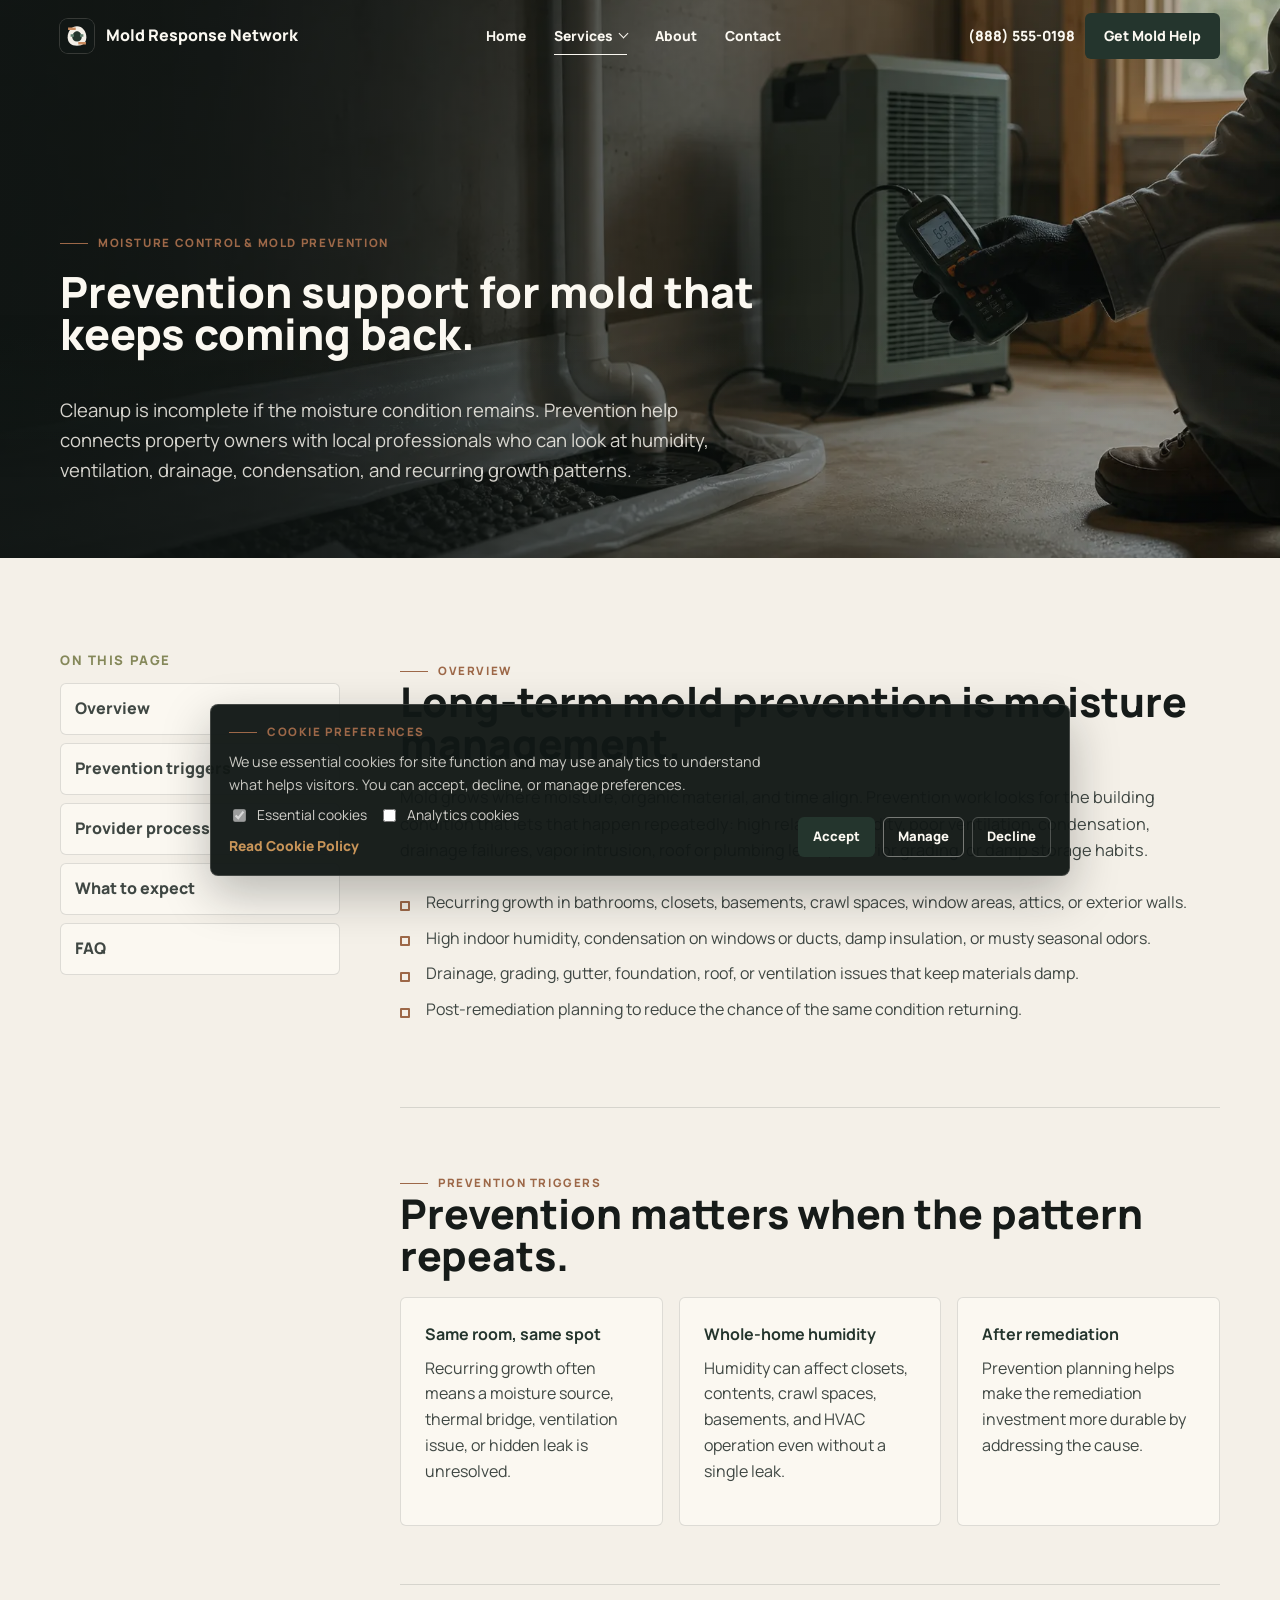
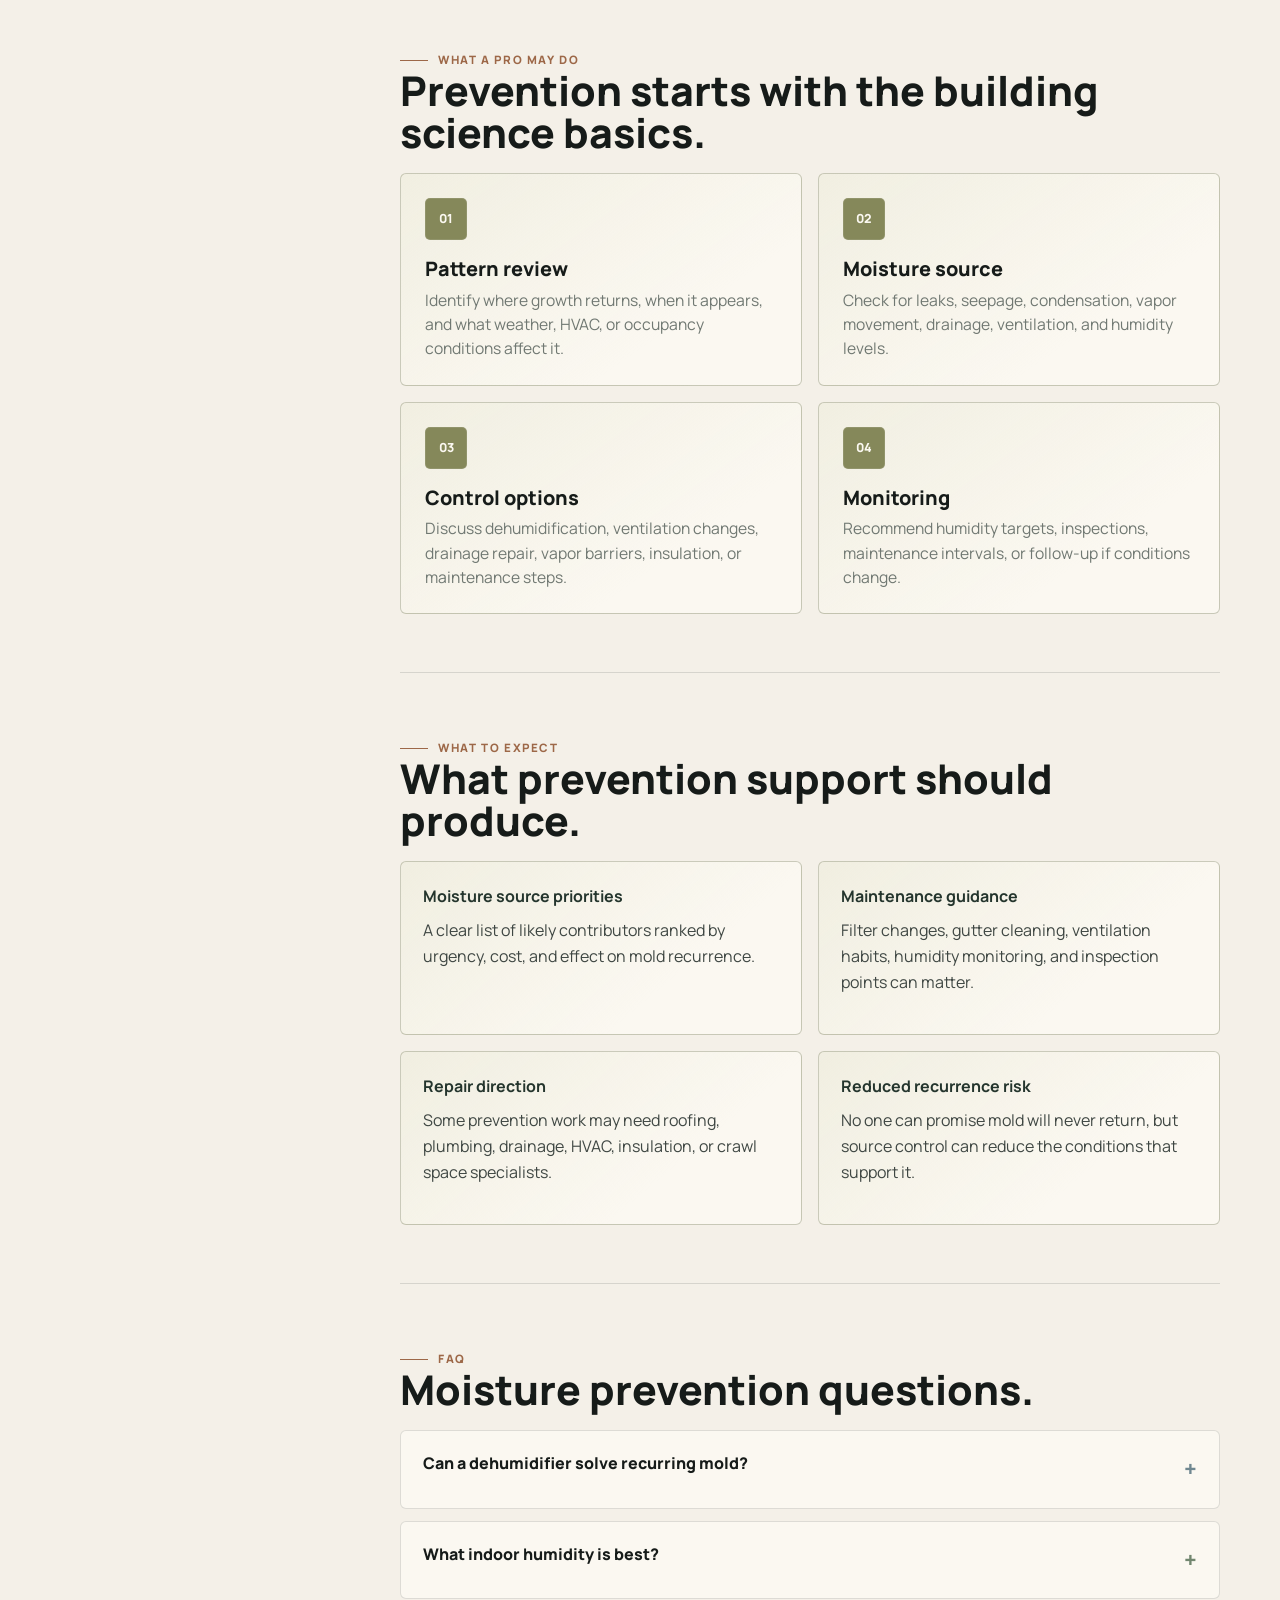
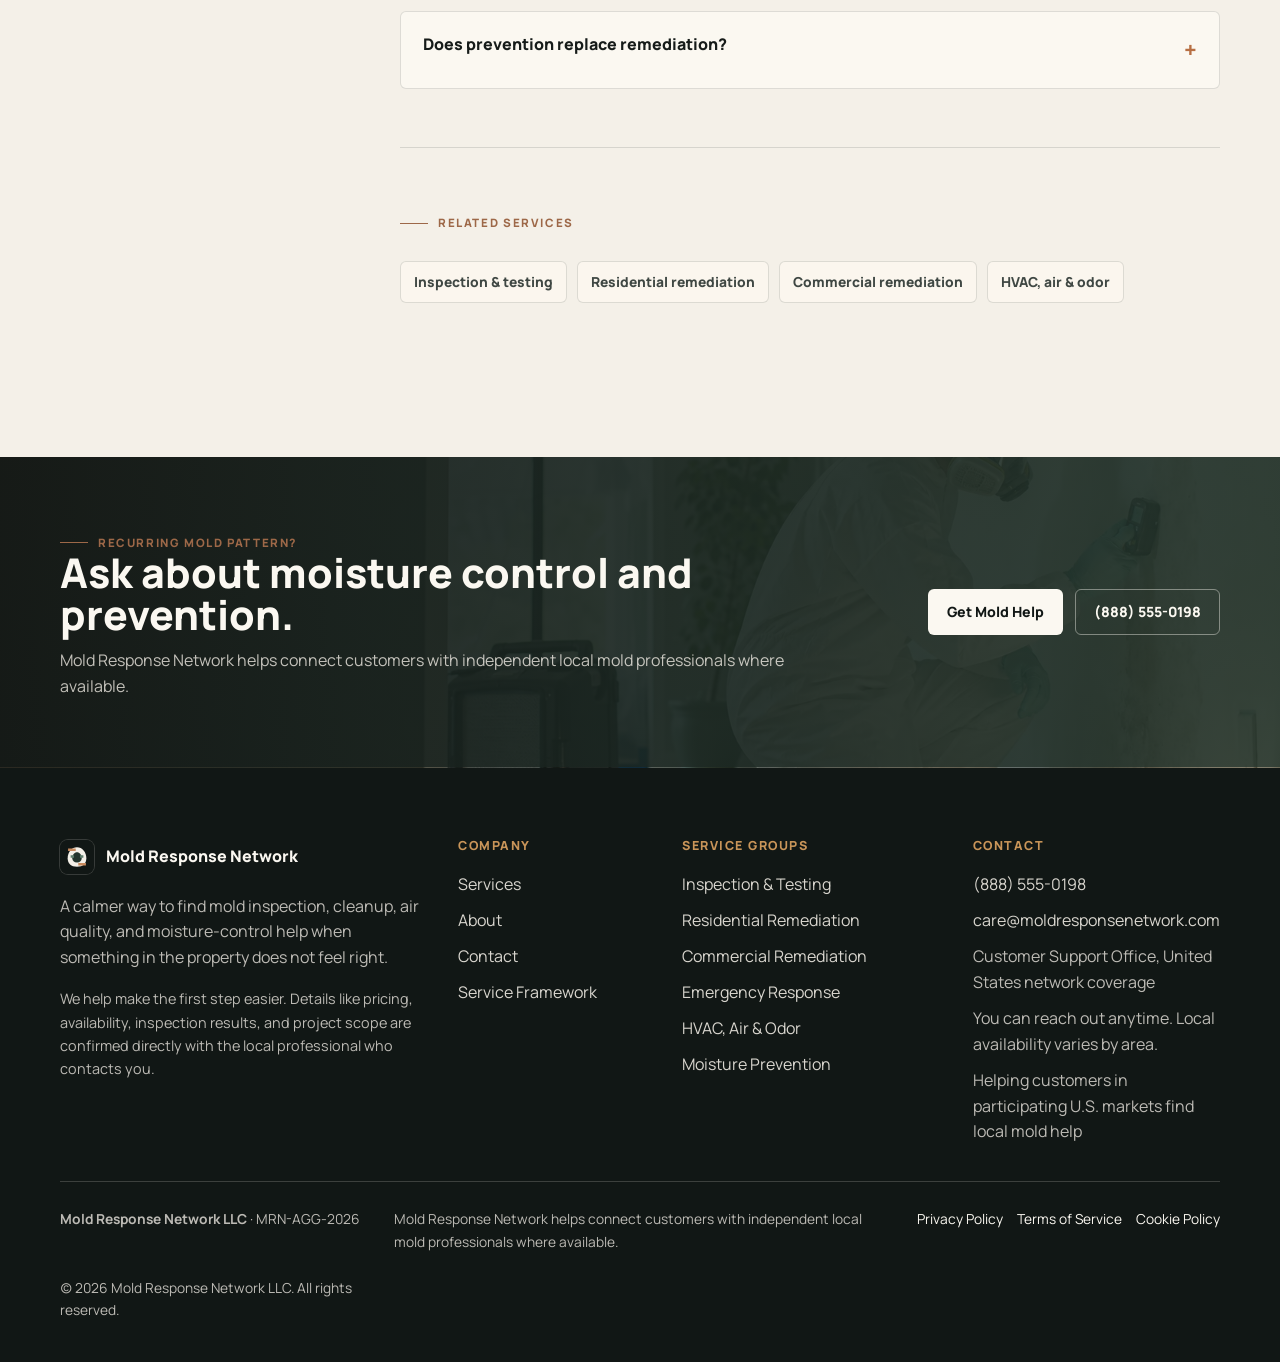
<file: moisture-control-prevention.html>
<!doctype html>
<html lang="en">
  <head>
    <meta charset="utf-8">
    <meta name="viewport" content="width=device-width, initial-scale=1">
    <link rel="icon" href="img/common/favicon.svg" type="image/svg+xml">
    <meta name="description" content="Moisture control and mold prevention help for recurring mold, humidity, ventilation, drainage, condensation, and long-term property protection.">
    <title>Moisture Control and Mold Prevention</title>
    <link rel="stylesheet" href="css/base.css">
    <link rel="stylesheet" href="css/bundle.css">
    <link rel="stylesheet" href="css/pages/service.css">
    <script src="js/site-config.js" defer></script>
    <script src="js/main.js" defer></script>
  </head>
  <body class="service-page" data-page-title="Moisture Control and Mold Prevention">
    <a class="skip-link" href="#main">Skip to content</a>
    <div data-site-header data-current="services"></div>

    <main id="main">
      <section class="hero compact">
        <div class="hero-content">
          <span class="eyebrow">Moisture control & mold prevention</span>
          <h1>Prevention support for mold that keeps coming back.</h1>
          <p>
            Cleanup is incomplete if the moisture condition remains. Prevention help connects property owners with local professionals
            who can look at humidity, ventilation, drainage, condensation, and recurring growth patterns.
          </p>
        </div>
      </section>

      <section class="section">
        <div class="container service-layout">
          <aside class="service-outline" data-reveal>
            <h2>On this page</h2>
            <nav>
              <a href="#overview">Overview</a>
              <a href="#situations">Prevention triggers</a>
              <a href="#process">Provider process</a>
              <a href="#outcomes">What to expect</a>
              <a href="#faq">FAQ</a>
            </nav>
          </aside>

          <div>
            <section class="service-block" id="overview" data-reveal>
              <span class="eyebrow">Overview</span>
              <h2>Long-term mold prevention is moisture management.</h2>
              <p class="section-copy">
                Mold grows where moisture, organic material, and time align. Prevention work looks for the building condition that
                lets that happen repeatedly: high relative humidity, poor ventilation, condensation, drainage failures, vapor intrusion,
                roof or plumbing leaks, exterior grading, or damp storage habits.
              </p>
              <ul class="dense-list">
                <li>Recurring growth in bathrooms, closets, basements, crawl spaces, window areas, attics, or exterior walls.</li>
                <li>High indoor humidity, condensation on windows or ducts, damp insulation, or musty seasonal odors.</li>
                <li>Drainage, grading, gutter, foundation, roof, or ventilation issues that keep materials damp.</li>
                <li>Post-remediation planning to reduce the chance of the same condition returning.</li>
              </ul>
            </section>

            <section class="service-block" id="situations" data-reveal>
              <span class="eyebrow">Prevention triggers</span>
              <h2>Prevention matters when the pattern repeats.</h2>
              <div class="scenario-grid">
                <article class="scenario">
                  <strong>Same room, same spot</strong>
                  <p>Recurring growth often means a moisture source, thermal bridge, ventilation issue, or hidden leak is unresolved.</p>
                </article>
                <article class="scenario">
                  <strong>Whole-home humidity</strong>
                  <p>Humidity can affect closets, contents, crawl spaces, basements, and HVAC operation even without a single leak.</p>
                </article>
                <article class="scenario">
                  <strong>After remediation</strong>
                  <p>Prevention planning helps make the remediation investment more durable by addressing the cause.</p>
                </article>
              </div>
            </section>

            <section class="service-block" id="process" data-reveal>
              <span class="eyebrow">What a pro may do</span>
              <h2>Prevention starts with the building science basics.</h2>
              <div class="process-grid">
                <article class="process-step">
                  <span class="index">01</span>
                  <h3>Pattern review</h3>
                  <p>Identify where growth returns, when it appears, and what weather, HVAC, or occupancy conditions affect it.</p>
                </article>
                <article class="process-step">
                  <span class="index">02</span>
                  <h3>Moisture source</h3>
                  <p>Check for leaks, seepage, condensation, vapor movement, drainage, ventilation, and humidity levels.</p>
                </article>
                <article class="process-step">
                  <span class="index">03</span>
                  <h3>Control options</h3>
                  <p>Discuss dehumidification, ventilation changes, drainage repair, vapor barriers, insulation, or maintenance steps.</p>
                </article>
                <article class="process-step">
                  <span class="index">04</span>
                  <h3>Monitoring</h3>
                  <p>Recommend humidity targets, inspections, maintenance intervals, or follow-up if conditions change.</p>
                </article>
              </div>
            </section>

            <section class="service-block" id="outcomes" data-reveal>
              <span class="eyebrow">What to expect</span>
              <h2>What prevention support should produce.</h2>
              <div class="outcome-grid">
                <article class="outcome">
                  <strong>Moisture source priorities</strong>
                  <p>A clear list of likely contributors ranked by urgency, cost, and effect on mold recurrence.</p>
                </article>
                <article class="outcome">
                  <strong>Maintenance guidance</strong>
                  <p>Filter changes, gutter cleaning, ventilation habits, humidity monitoring, and inspection points can matter.</p>
                </article>
                <article class="outcome">
                  <strong>Repair direction</strong>
                  <p>Some prevention work may need roofing, plumbing, drainage, HVAC, insulation, or crawl space specialists.</p>
                </article>
                <article class="outcome">
                  <strong>Reduced recurrence risk</strong>
                  <p>No one can promise mold will never return, but source control can reduce the conditions that support it.</p>
                </article>
              </div>
            </section>

            <section class="service-block" id="faq" data-reveal>
              <span class="eyebrow">FAQ</span>
              <h2>Moisture prevention questions.</h2>
              <div class="faq-list">
                <article class="faq-item" data-faq>
                  <button type="button" aria-expanded="false">Can a dehumidifier solve recurring mold?</button>
                  <div data-faq-panel hidden><p>It can help in some humidity-driven situations, but it may not solve leaks, drainage, condensation, or contaminated materials. The source should be evaluated.</p></div>
                </article>
                <article class="faq-item" data-faq>
                  <button type="button" aria-expanded="false">What indoor humidity is best?</button>
                  <div data-faq-panel hidden><p>Many properties aim to keep relative humidity controlled, but targets depend on climate, building type, HVAC, and season. A local professional can recommend monitoring based on the property.</p></div>
                </article>
                <article class="faq-item" data-faq>
                  <button type="button" aria-expanded="false">Does prevention replace remediation?</button>
                  <div data-faq-panel hidden><p>No. Prevention addresses conditions that support future growth. Existing impacted materials may still require inspection, cleaning, or remediation.</p></div>
                </article>
              </div>
            </section>

            <section class="service-block" data-reveal>
              <span class="eyebrow">Related services</span>
              <div class="detail-nav">
                <a href="mold-inspection-testing.html">Inspection & testing</a>
                <a href="residential-mold-remediation.html">Residential remediation</a>
                <a href="commercial-mold-remediation.html">Commercial remediation</a>
                <a href="hvac-air-odor-solutions.html">HVAC, air & odor</a>
              </div>
            </section>
          </div>
        </div>
      </section>

      <section class="cta-band">
        <div class="cta-band-inner">
          <div>
            <span class="eyebrow">Recurring mold pattern?</span>
            <h2>Ask about moisture control and prevention.</h2>
            <p data-disclaimer-short></p>
          </div>
          <div class="cta-row">
            <a class="btn btn-light" href="contact.html" data-cta-primary></a>
            <a class="btn btn-outline-light" href="#" data-phone-link data-phone-text></a>
          </div>
        </div>
      </section>
    </main>

    <div data-site-footer></div>
  </body>
</html>
</file>
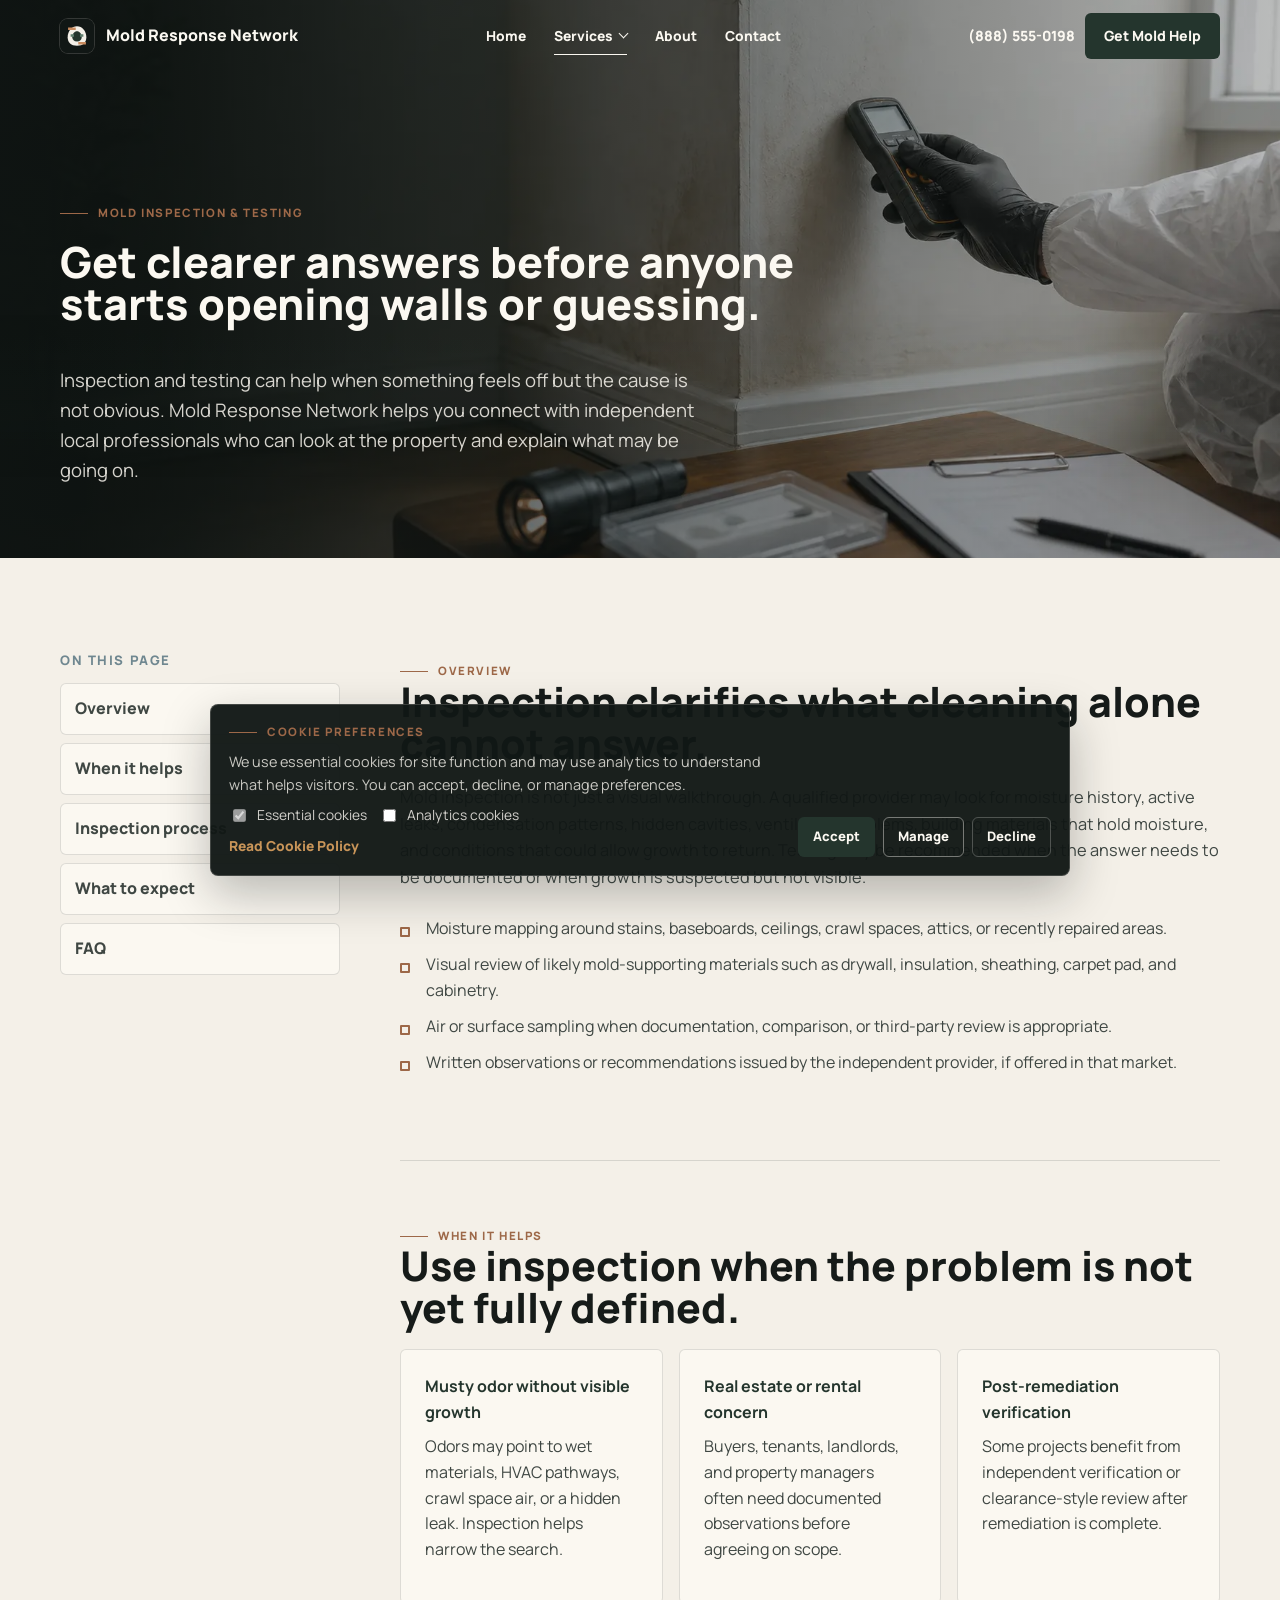
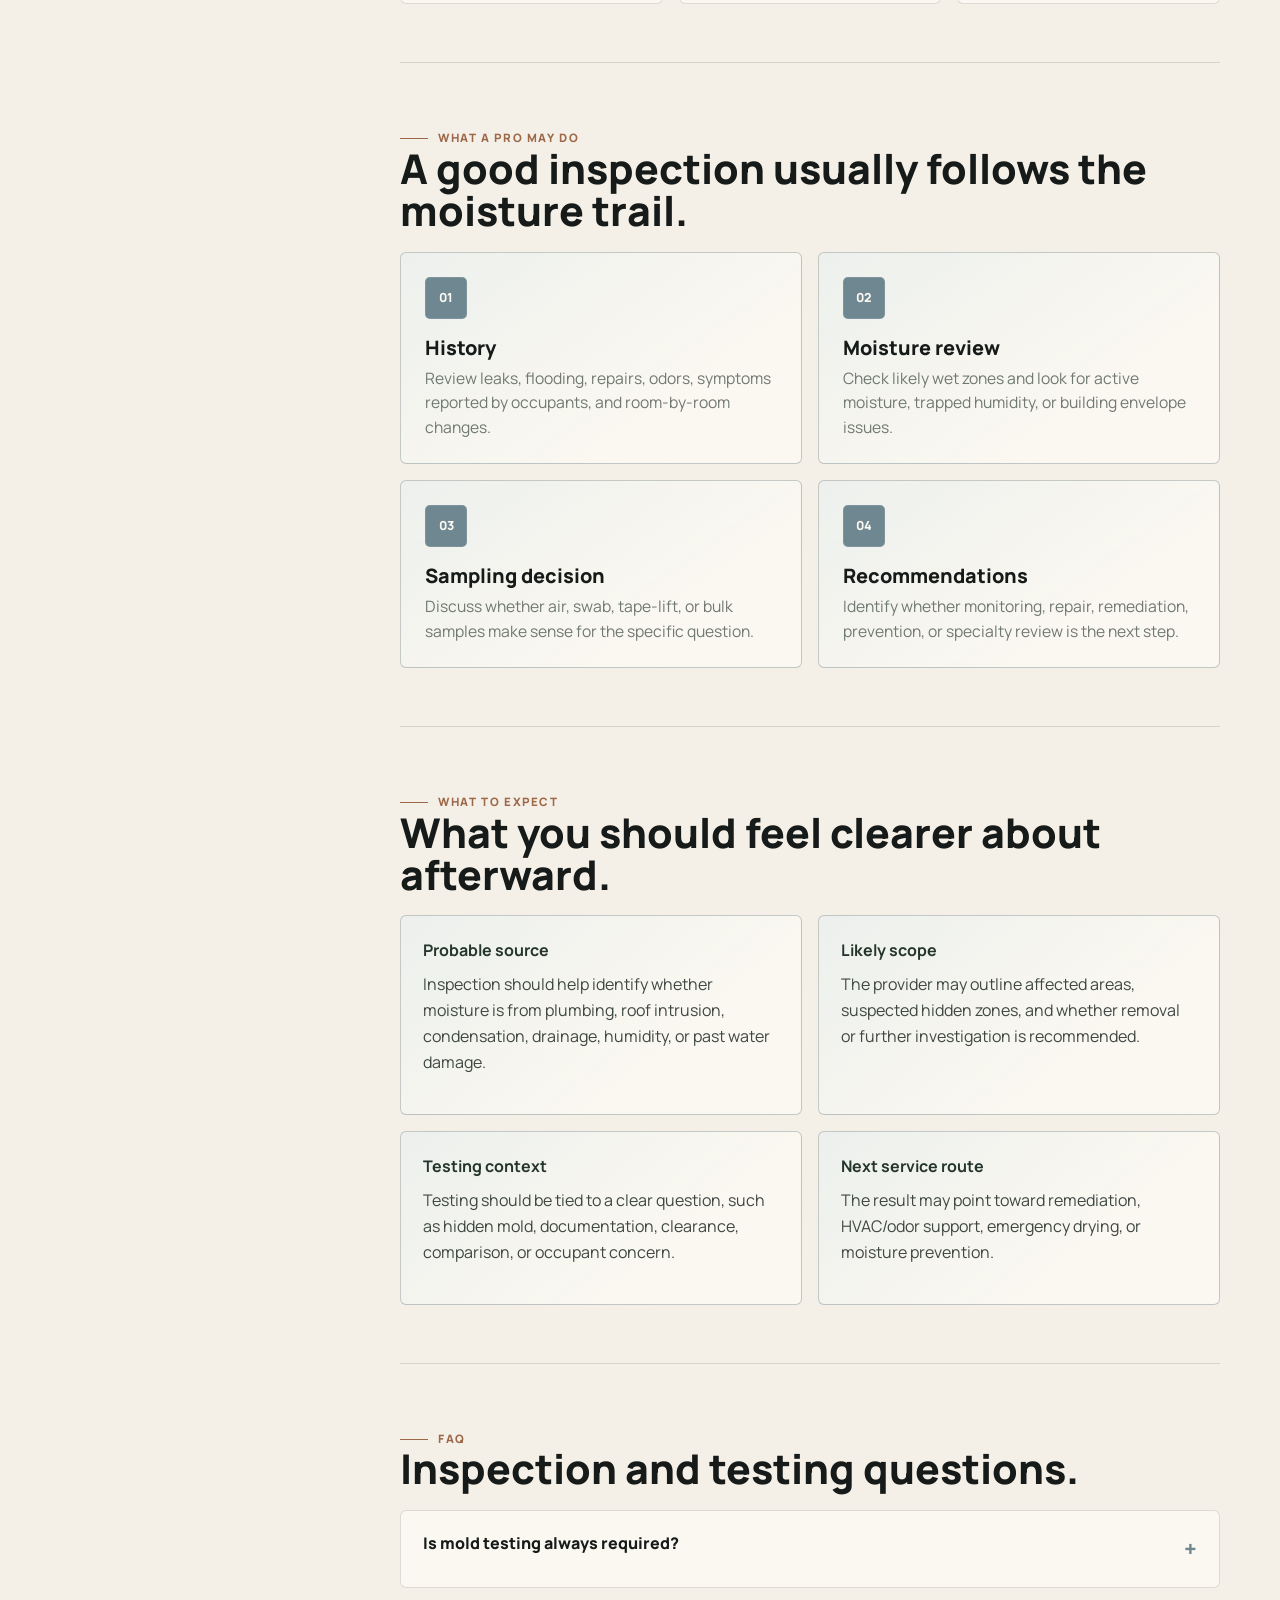
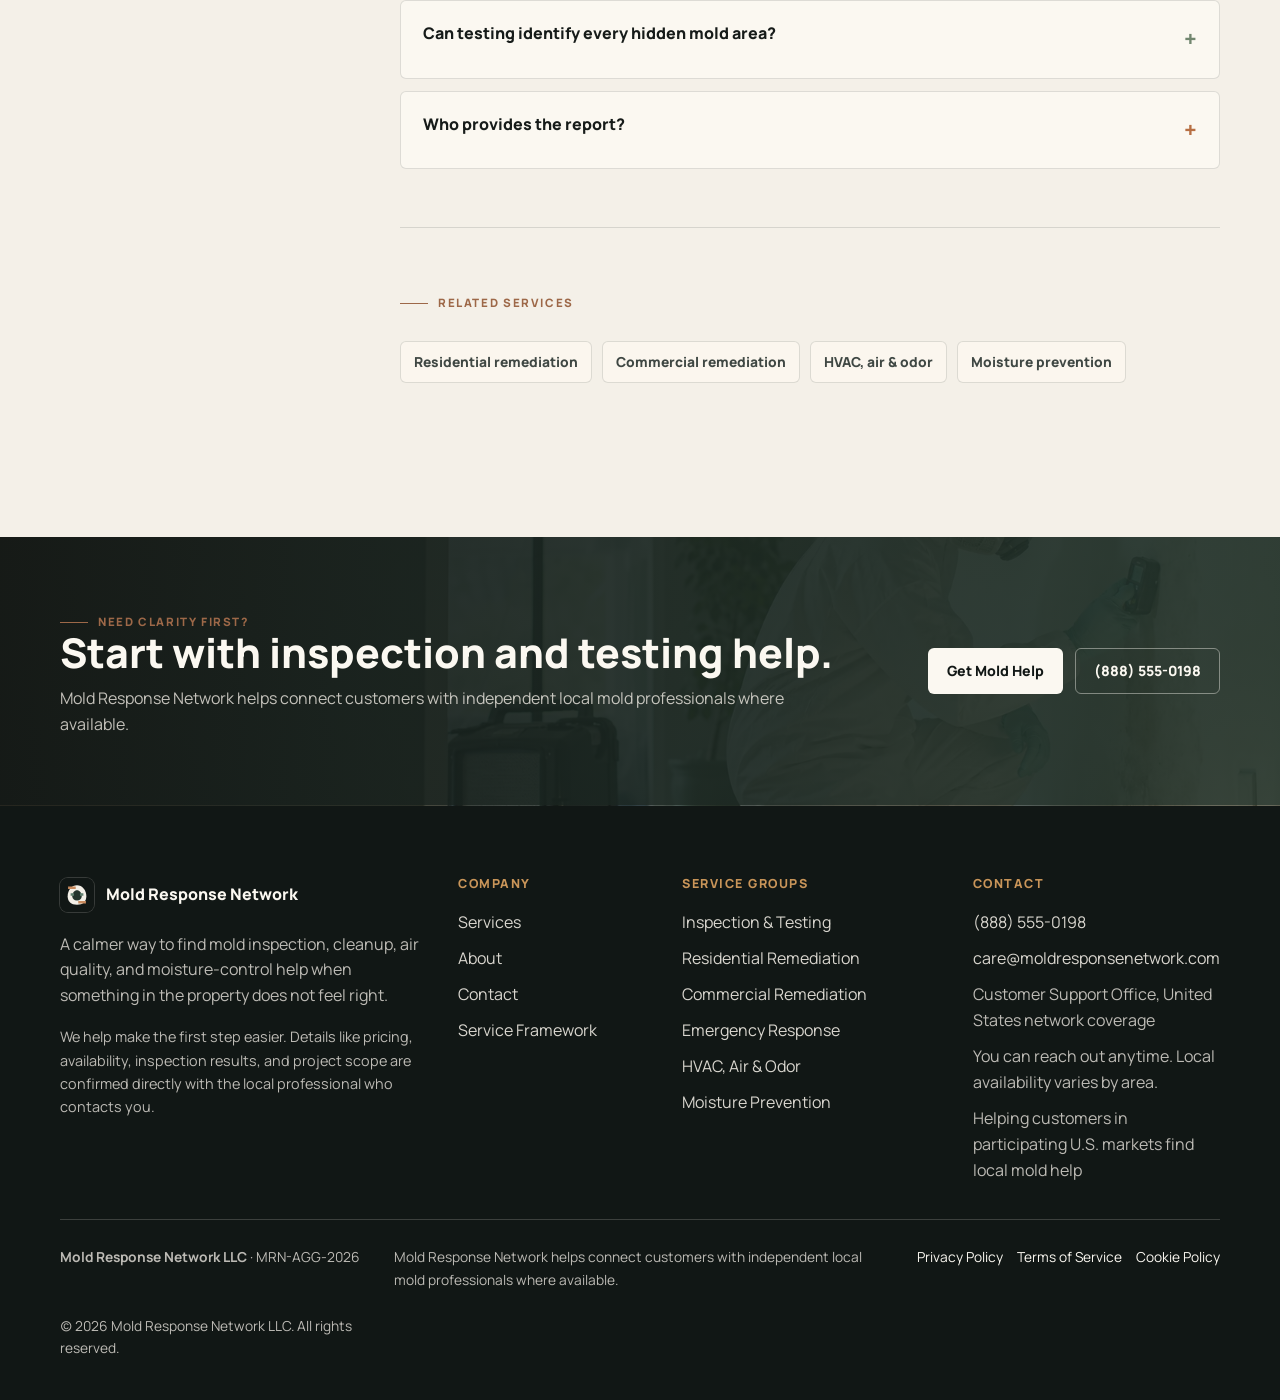
<file: mold-inspection-testing.html>
<!doctype html>
<html lang="en">
  <head>
    <meta charset="utf-8">
    <meta name="viewport" content="width=device-width, initial-scale=1">
    <link rel="icon" href="img/common/favicon.svg" type="image/svg+xml">
    <meta name="description" content="Mold inspection and testing help for hidden mold concerns, moisture questions, air quality worries, property transactions, and post-cleanup checks.">
    <title>Mold Inspection and Testing</title>
    <link rel="stylesheet" href="css/base.css">
    <link rel="stylesheet" href="css/bundle.css">
    <link rel="stylesheet" href="css/pages/service.css">
    <script src="js/site-config.js" defer></script>
    <script src="js/main.js" defer></script>
  </head>
  <body class="service-page" data-page-title="Mold Inspection and Testing">
    <a class="skip-link" href="#main">Skip to content</a>
    <div data-site-header data-current="services"></div>

    <main id="main">
      <section class="hero compact">
        <div class="hero-content">
          <span class="eyebrow">Mold inspection & testing</span>
          <h1>Get clearer answers before anyone starts opening walls or guessing.</h1>
          <p>
            Inspection and testing can help when something feels off but the cause is not obvious. <span data-company-name></span>
            helps you connect with independent local professionals who can look at the property and explain what may be going on.
          </p>
        </div>
      </section>

      <section class="section">
        <div class="container service-layout">
          <aside class="service-outline" data-reveal>
            <h2>On this page</h2>
            <nav>
              <a href="#overview">Overview</a>
              <a href="#situations">When it helps</a>
              <a href="#process">Inspection process</a>
              <a href="#outcomes">What to expect</a>
              <a href="#faq">FAQ</a>
            </nav>
          </aside>

          <div>
            <section class="service-block" id="overview" data-reveal>
              <span class="eyebrow">Overview</span>
              <h2>Inspection clarifies what cleaning alone cannot answer.</h2>
              <p class="section-copy">
                Mold inspection is not just a visual walkthrough. A qualified provider may look for moisture history, active leaks,
                condensation patterns, hidden cavities, ventilation problems, building materials that hold moisture, and conditions
                that could allow growth to return. Testing may be recommended when the answer needs to be documented or when growth
                is suspected but not visible.
              </p>
              <ul class="dense-list">
                <li>Moisture mapping around stains, baseboards, ceilings, crawl spaces, attics, or recently repaired areas.</li>
                <li>Visual review of likely mold-supporting materials such as drywall, insulation, sheathing, carpet pad, and cabinetry.</li>
                <li>Air or surface sampling when documentation, comparison, or third-party review is appropriate.</li>
                <li>Written observations or recommendations issued by the independent provider, if offered in that market.</li>
              </ul>
            </section>

            <section class="service-block" id="situations" data-reveal>
              <span class="eyebrow">When it helps</span>
              <h2>Use inspection when the problem is not yet fully defined.</h2>
              <div class="scenario-grid">
                <article class="scenario">
                  <strong>Musty odor without visible growth</strong>
                  <p>Odors may point to wet materials, HVAC pathways, crawl space air, or a hidden leak. Inspection helps narrow the search.</p>
                </article>
                <article class="scenario">
                  <strong>Real estate or rental concern</strong>
                  <p>Buyers, tenants, landlords, and property managers often need documented observations before agreeing on scope.</p>
                </article>
                <article class="scenario">
                  <strong>Post-remediation verification</strong>
                  <p>Some projects benefit from independent verification or clearance-style review after remediation is complete.</p>
                </article>
              </div>
            </section>

            <section class="service-block" id="process" data-reveal>
              <span class="eyebrow">What a pro may do</span>
              <h2>A good inspection usually follows the moisture trail.</h2>
              <div class="process-grid">
                <article class="process-step">
                  <span class="index">01</span>
                  <h3>History</h3>
                  <p>Review leaks, flooding, repairs, odors, symptoms reported by occupants, and room-by-room changes.</p>
                </article>
                <article class="process-step">
                  <span class="index">02</span>
                  <h3>Moisture review</h3>
                  <p>Check likely wet zones and look for active moisture, trapped humidity, or building envelope issues.</p>
                </article>
                <article class="process-step">
                  <span class="index">03</span>
                  <h3>Sampling decision</h3>
                  <p>Discuss whether air, swab, tape-lift, or bulk samples make sense for the specific question.</p>
                </article>
                <article class="process-step">
                  <span class="index">04</span>
                  <h3>Recommendations</h3>
                  <p>Identify whether monitoring, repair, remediation, prevention, or specialty review is the next step.</p>
                </article>
              </div>
            </section>

            <section class="service-block" id="outcomes" data-reveal>
              <span class="eyebrow">What to expect</span>
              <h2>What you should feel clearer about afterward.</h2>
              <div class="outcome-grid">
                <article class="outcome">
                  <strong>Probable source</strong>
                  <p>Inspection should help identify whether moisture is from plumbing, roof intrusion, condensation, drainage, humidity, or past water damage.</p>
                </article>
                <article class="outcome">
                  <strong>Likely scope</strong>
                  <p>The provider may outline affected areas, suspected hidden zones, and whether removal or further investigation is recommended.</p>
                </article>
                <article class="outcome">
                  <strong>Testing context</strong>
                  <p>Testing should be tied to a clear question, such as hidden mold, documentation, clearance, comparison, or occupant concern.</p>
                </article>
                <article class="outcome">
                  <strong>Next service route</strong>
                  <p>The result may point toward remediation, HVAC/odor support, emergency drying, or moisture prevention.</p>
                </article>
              </div>
            </section>

            <section class="service-block" id="faq" data-reveal>
              <span class="eyebrow">FAQ</span>
              <h2>Inspection and testing questions.</h2>
              <div class="faq-list">
                <article class="faq-item" data-faq>
                  <button type="button" aria-expanded="false">Is mold testing always required?</button>
                  <div data-faq-panel hidden><p>No. Testing is most useful when it answers a specific question. Visible mold with a known moisture source may not require testing before remediation, while hidden, disputed, or clearance situations may benefit from it.</p></div>
                </article>
                <article class="faq-item" data-faq>
                  <button type="button" aria-expanded="false">Can testing identify every hidden mold area?</button>
                  <div data-faq-panel hidden><p>No single test can prove every hidden condition. Results must be interpreted with building history, moisture readings, visual observations, and professional judgment.</p></div>
                </article>
                <article class="faq-item" data-faq>
                  <button type="button" aria-expanded="false">Who provides the report?</button>
                  <div data-faq-panel hidden><p>Any report, lab result, scope, or recommendation is issued by the independent provider or lab, not by <span data-company-name></span>.</p></div>
                </article>
              </div>
            </section>

            <section class="service-block" data-reveal>
              <span class="eyebrow">Related services</span>
              <div class="detail-nav">
                <a href="residential-mold-remediation.html">Residential remediation</a>
                <a href="commercial-mold-remediation.html">Commercial remediation</a>
                <a href="hvac-air-odor-solutions.html">HVAC, air & odor</a>
                <a href="moisture-control-prevention.html">Moisture prevention</a>
              </div>
            </section>
          </div>
        </div>
      </section>

      <section class="cta-band">
        <div class="cta-band-inner">
          <div>
            <span class="eyebrow">Need clarity first?</span>
            <h2>Start with inspection and testing help.</h2>
            <p data-disclaimer-short></p>
          </div>
          <div class="cta-row">
            <a class="btn btn-light" href="contact.html" data-cta-primary></a>
            <a class="btn btn-outline-light" href="#" data-phone-link data-phone-text></a>
          </div>
        </div>
      </section>
    </main>

    <div data-site-footer></div>
  </body>
</html>
</file>
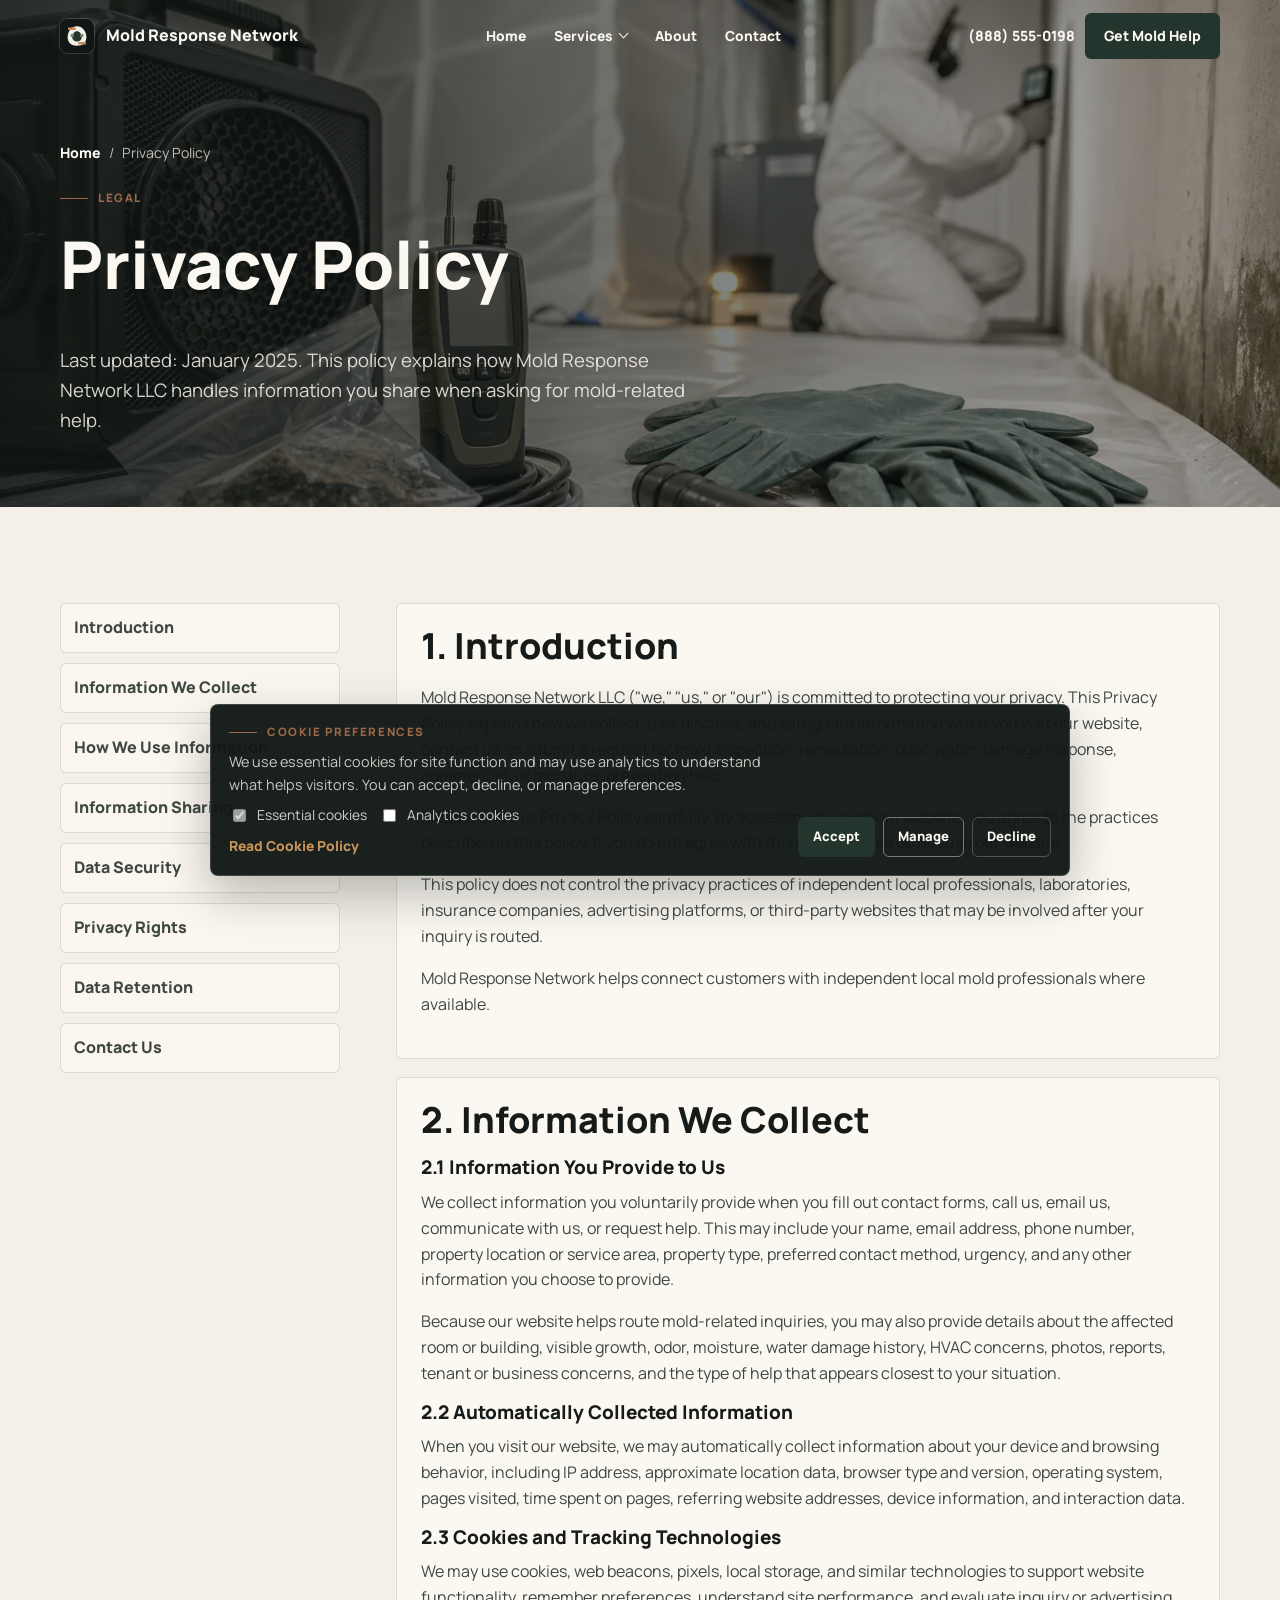
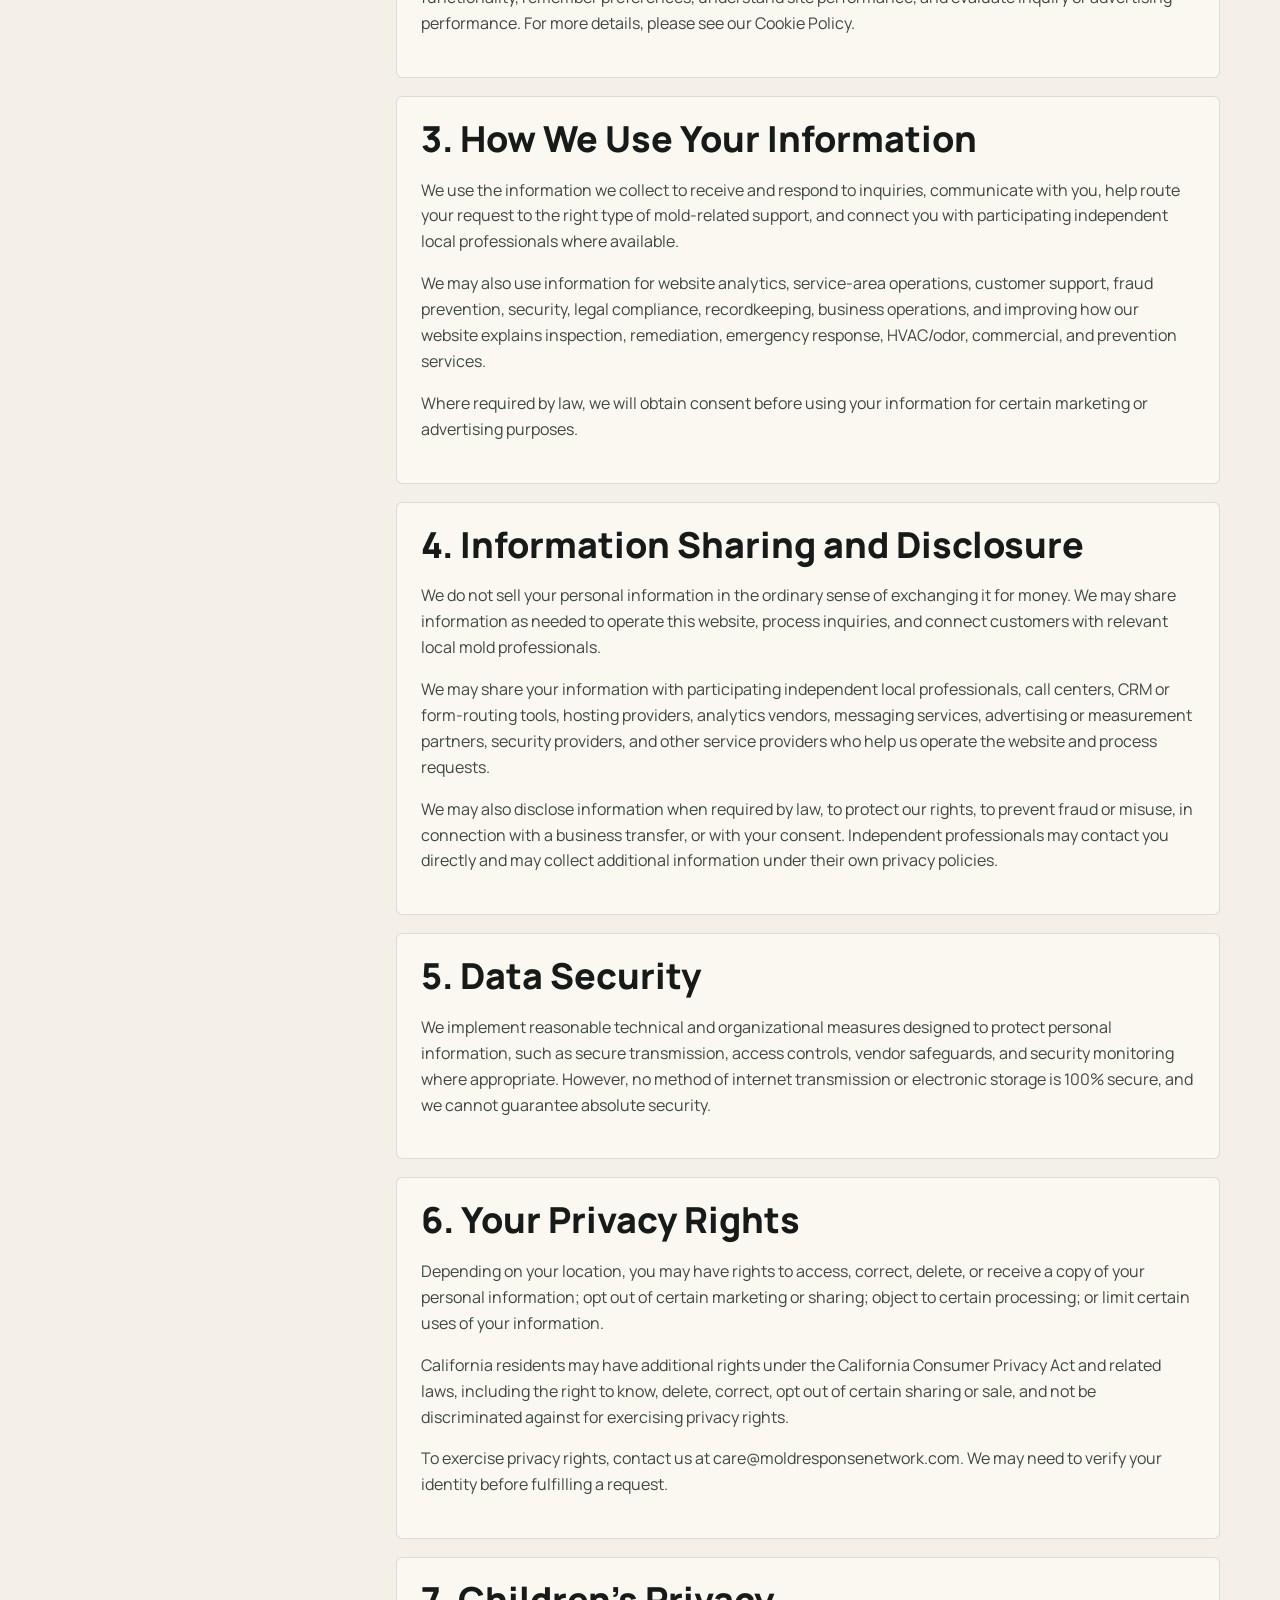
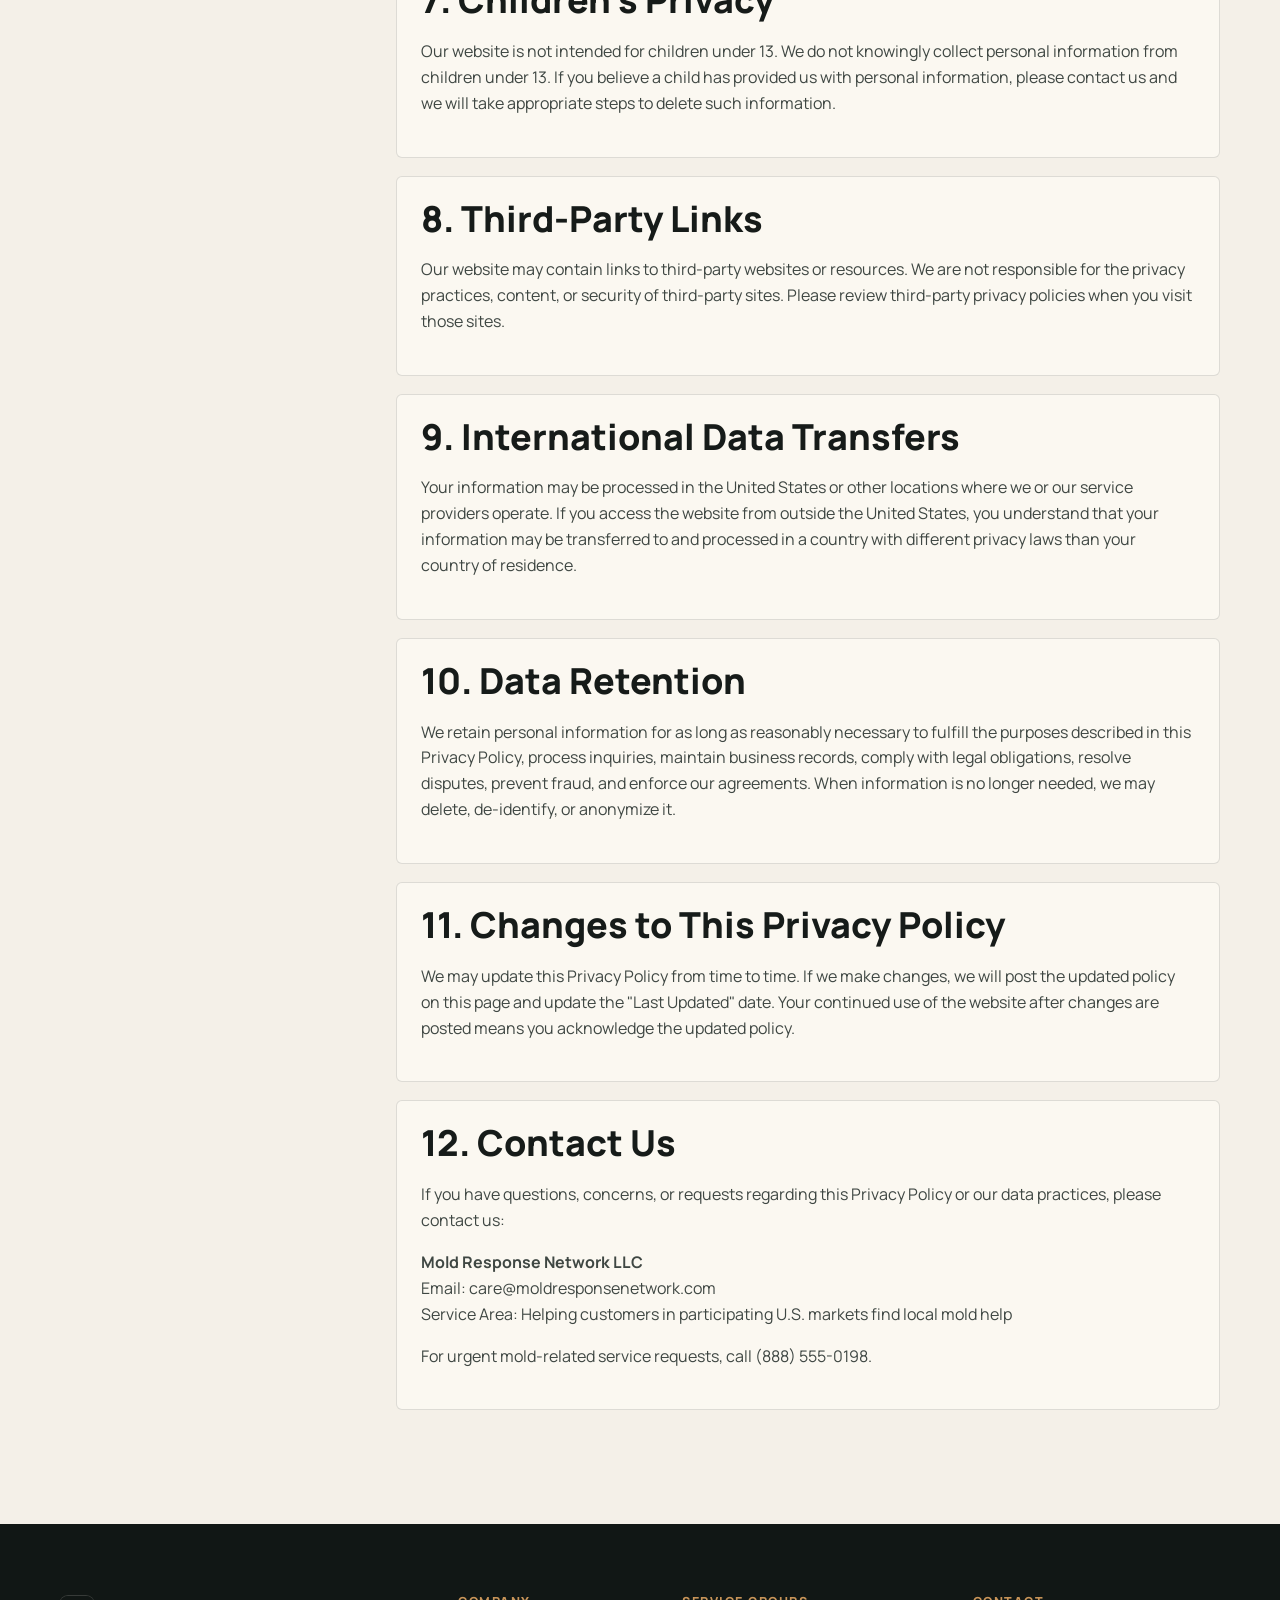
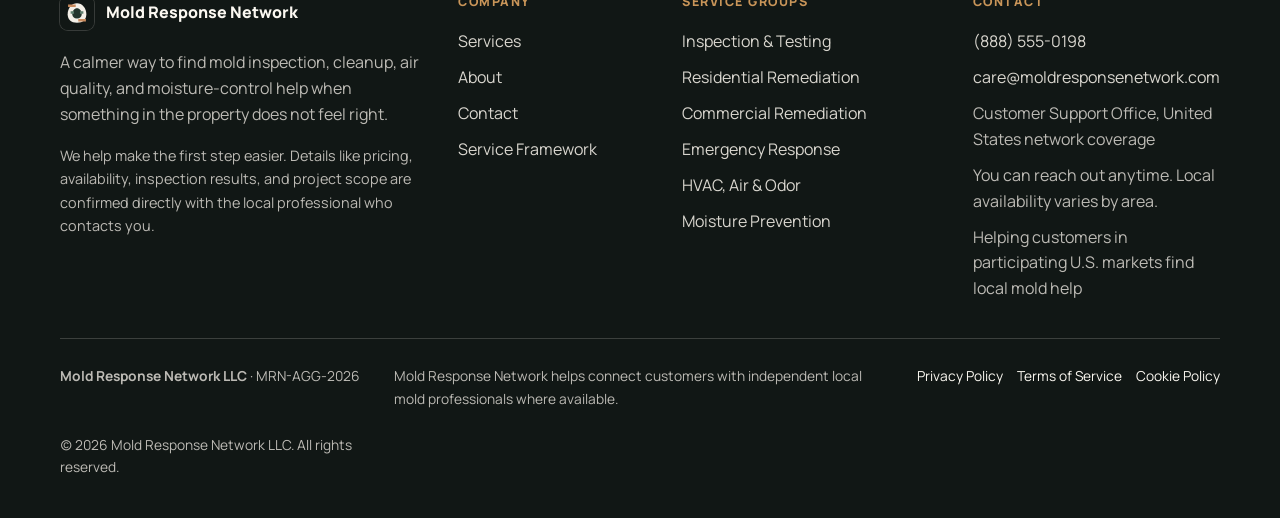
<file: privacy.html>
<!doctype html>
<html lang="en">
  <head>
    <meta charset="utf-8">
    <meta name="viewport" content="width=device-width, initial-scale=1">
    <link rel="icon" href="img/common/favicon.svg" type="image/svg+xml">
    <meta name="description" content="Privacy Policy covering mold help requests, customer contact details, provider routing, analytics, cookies, privacy rights, and data retention.">
    <title>Privacy Policy</title>
    <link rel="stylesheet" href="css/base.css">
    <link rel="stylesheet" href="css/bundle.css">
    <link rel="stylesheet" href="css/pages/legal.css">
    <script src="js/site-config.js" defer></script>
    <script src="js/main.js" defer></script>
  </head>
  <body class="legal-page" data-page-title="Privacy Policy">
    <a class="skip-link" href="#main">Skip to content</a>
    <div data-site-header data-current=""></div>

    <main id="main">
      <section class="hero compact">
        <div class="hero-content">
          <div class="breadcrumb">
            <a href="index.html">Home</a><span>/</span><span>Privacy Policy</span>
          </div>
          <span class="eyebrow">Legal</span>
          <h1>Privacy Policy</h1>
          <p>Last updated: <span data-legal-last-updated></span>. This policy explains how <span data-company-legal-name></span> handles information you share when asking for mold-related help.</p>
        </div>
      </section>

      <section class="section">
        <div class="container legal-layout">
          <nav class="legal-toc" aria-label="Privacy sections" data-reveal>
            <a href="#introduction">Introduction</a>
            <a href="#information">Information We Collect</a>
            <a href="#use">How We Use Information</a>
            <a href="#sharing">Information Sharing</a>
            <a href="#security">Data Security</a>
            <a href="#rights">Privacy Rights</a>
            <a href="#retention">Data Retention</a>
            <a href="#contact">Contact Us</a>
          </nav>
          <div data-reveal>
            <article class="legal-card" id="introduction">
              <h2>1. Introduction</h2>
              <p>
                <span data-company-legal-name></span> ("we," "us," or "our") is committed to protecting your privacy. This Privacy Policy
                explains how we collect, use, disclose, and safeguard information when you visit our website, contact us, or submit a request
                for mold inspection, remediation, odor, water-damage response, commercial, or moisture-prevention help.
              </p>
              <p>
                Please read this Privacy Policy carefully. By accessing or using our website, you agree to the practices described in this
                policy. If you do not agree with this policy, please do not use our website.
              </p>
              <p>
                This policy does not control the privacy practices of independent local professionals, laboratories, insurance companies,
                advertising platforms, or third-party websites that may be involved after your inquiry is routed.
              </p>
              <p data-disclaimer-short></p>
            </article>
            <article class="legal-card" id="information">
              <h2>2. Information We Collect</h2>
              <h3>2.1 Information You Provide to Us</h3>
              <p>
                We collect information you voluntarily provide when you fill out contact forms, call us, email us, communicate with us, or
                request help. This may include your name, email address, phone number, property location or service area, property type,
                preferred contact method, urgency, and any other information you choose to provide.
              </p>
              <p>
                Because our website helps route mold-related inquiries, you may also provide details about the affected room or building,
                visible growth, odor, moisture, water damage history, HVAC concerns, photos, reports, tenant or business concerns, and the
                type of help that appears closest to your situation.
              </p>
              <h3>2.2 Automatically Collected Information</h3>
              <p>
                When you visit our website, we may automatically collect information about your device and browsing behavior, including IP
                address, approximate location data, browser type and version, operating system, pages visited, time spent on pages, referring
                website addresses, device information, and interaction data.
              </p>
              <h3>2.3 Cookies and Tracking Technologies</h3>
              <p>
                We may use cookies, web beacons, pixels, local storage, and similar technologies to support website functionality, remember
                preferences, understand site performance, and evaluate inquiry or advertising performance. For more details, please see our
                <a href="cookie.html">Cookie Policy</a>.
              </p>
            </article>
            <article class="legal-card" id="use">
              <h2>3. How We Use Your Information</h2>
              <p>
                We use the information we collect to receive and respond to inquiries, communicate with you, help route your request to the
                right type of mold-related support, and connect you with participating independent local professionals where available.
              </p>
              <p>
                We may also use information for website analytics, service-area operations, customer support, fraud prevention, security,
                legal compliance, recordkeeping, business operations, and improving how our website explains inspection, remediation,
                emergency response, HVAC/odor, commercial, and prevention services.
              </p>
              <p>
                Where required by law, we will obtain consent before using your information for certain marketing or advertising purposes.
              </p>
            </article>
            <article class="legal-card" id="sharing">
              <h2>4. Information Sharing and Disclosure</h2>
              <p>
                We do not sell your personal information in the ordinary sense of exchanging it for money. We may share information as needed
                to operate this website, process inquiries, and connect customers with relevant local mold professionals.
              </p>
              <p>
                We may share your information with participating independent local professionals, call centers, CRM or form-routing tools,
                hosting providers, analytics vendors, messaging services, advertising or measurement partners, security providers, and other
                service providers who help us operate the website and process requests.
              </p>
              <p>
                We may also disclose information when required by law, to protect our rights, to prevent fraud or misuse, in connection with a
                business transfer, or with your consent. Independent professionals may contact you directly and may collect additional
                information under their own privacy policies.
              </p>
            </article>
            <article class="legal-card" id="security">
              <h2>5. Data Security</h2>
              <p>
                We implement reasonable technical and organizational measures designed to protect personal information, such as secure
                transmission, access controls, vendor safeguards, and security monitoring where appropriate. However, no method of internet
                transmission or electronic storage is 100% secure, and we cannot guarantee absolute security.
              </p>
            </article>
            <article class="legal-card" id="rights">
              <h2>6. Your Privacy Rights</h2>
              <p>
                Depending on your location, you may have rights to access, correct, delete, or receive a copy of your personal information;
                opt out of certain marketing or sharing; object to certain processing; or limit certain uses of your information.
              </p>
              <p>
                California residents may have additional rights under the California Consumer Privacy Act and related laws, including the
                right to know, delete, correct, opt out of certain sharing or sale, and not be discriminated against for exercising privacy
                rights.
              </p>
              <p>
                To exercise privacy rights, contact us at <a href="mailto:" data-email-link data-email-text></a>. We may need to verify your
                identity before fulfilling a request.
              </p>
            </article>
            <article class="legal-card" id="children">
              <h2>7. Children's Privacy</h2>
              <p>
                Our website is not intended for children under 13. We do not knowingly collect personal information from children under 13.
                If you believe a child has provided us with personal information, please contact us and we will take appropriate steps to
                delete such information.
              </p>
            </article>
            <article class="legal-card" id="third-party">
              <h2>8. Third-Party Links</h2>
              <p>
                Our website may contain links to third-party websites or resources. We are not responsible for the privacy practices, content,
                or security of third-party sites. Please review third-party privacy policies when you visit those sites.
              </p>
            </article>
            <article class="legal-card" id="transfers">
              <h2>9. International Data Transfers</h2>
              <p>
                Your information may be processed in the United States or other locations where we or our service providers operate. If you
                access the website from outside the United States, you understand that your information may be transferred to and processed in
                a country with different privacy laws than your country of residence.
              </p>
            </article>
            <article class="legal-card" id="retention">
              <h2>10. Data Retention</h2>
              <p>
                We retain personal information for as long as reasonably necessary to fulfill the purposes described in this Privacy Policy,
                process inquiries, maintain business records, comply with legal obligations, resolve disputes, prevent fraud, and enforce our
                agreements. When information is no longer needed, we may delete, de-identify, or anonymize it.
              </p>
            </article>
            <article class="legal-card" id="changes">
              <h2>11. Changes to This Privacy Policy</h2>
              <p>
                We may update this Privacy Policy from time to time. If we make changes, we will post the updated policy on this page and
                update the "Last Updated" date. Your continued use of the website after changes are posted means you acknowledge the updated
                policy.
              </p>
            </article>
            <article class="legal-card" id="contact">
              <h2>12. Contact Us</h2>
              <p>If you have questions, concerns, or requests regarding this Privacy Policy or our data practices, please contact us:</p>
              <p>
                <strong data-company-legal-name></strong><br>
                Email: <a href="mailto:" data-email-link data-email-text></a><br>
                Service Area: <span data-service-area></span>
              </p>
              <p>For urgent mold-related service requests, call <a href="#" data-phone-link data-phone-text></a>.</p>
            </article>
          </div>
        </div>
      </section>
    </main>

    <div data-site-footer></div>
  </body>
</html>
</file>
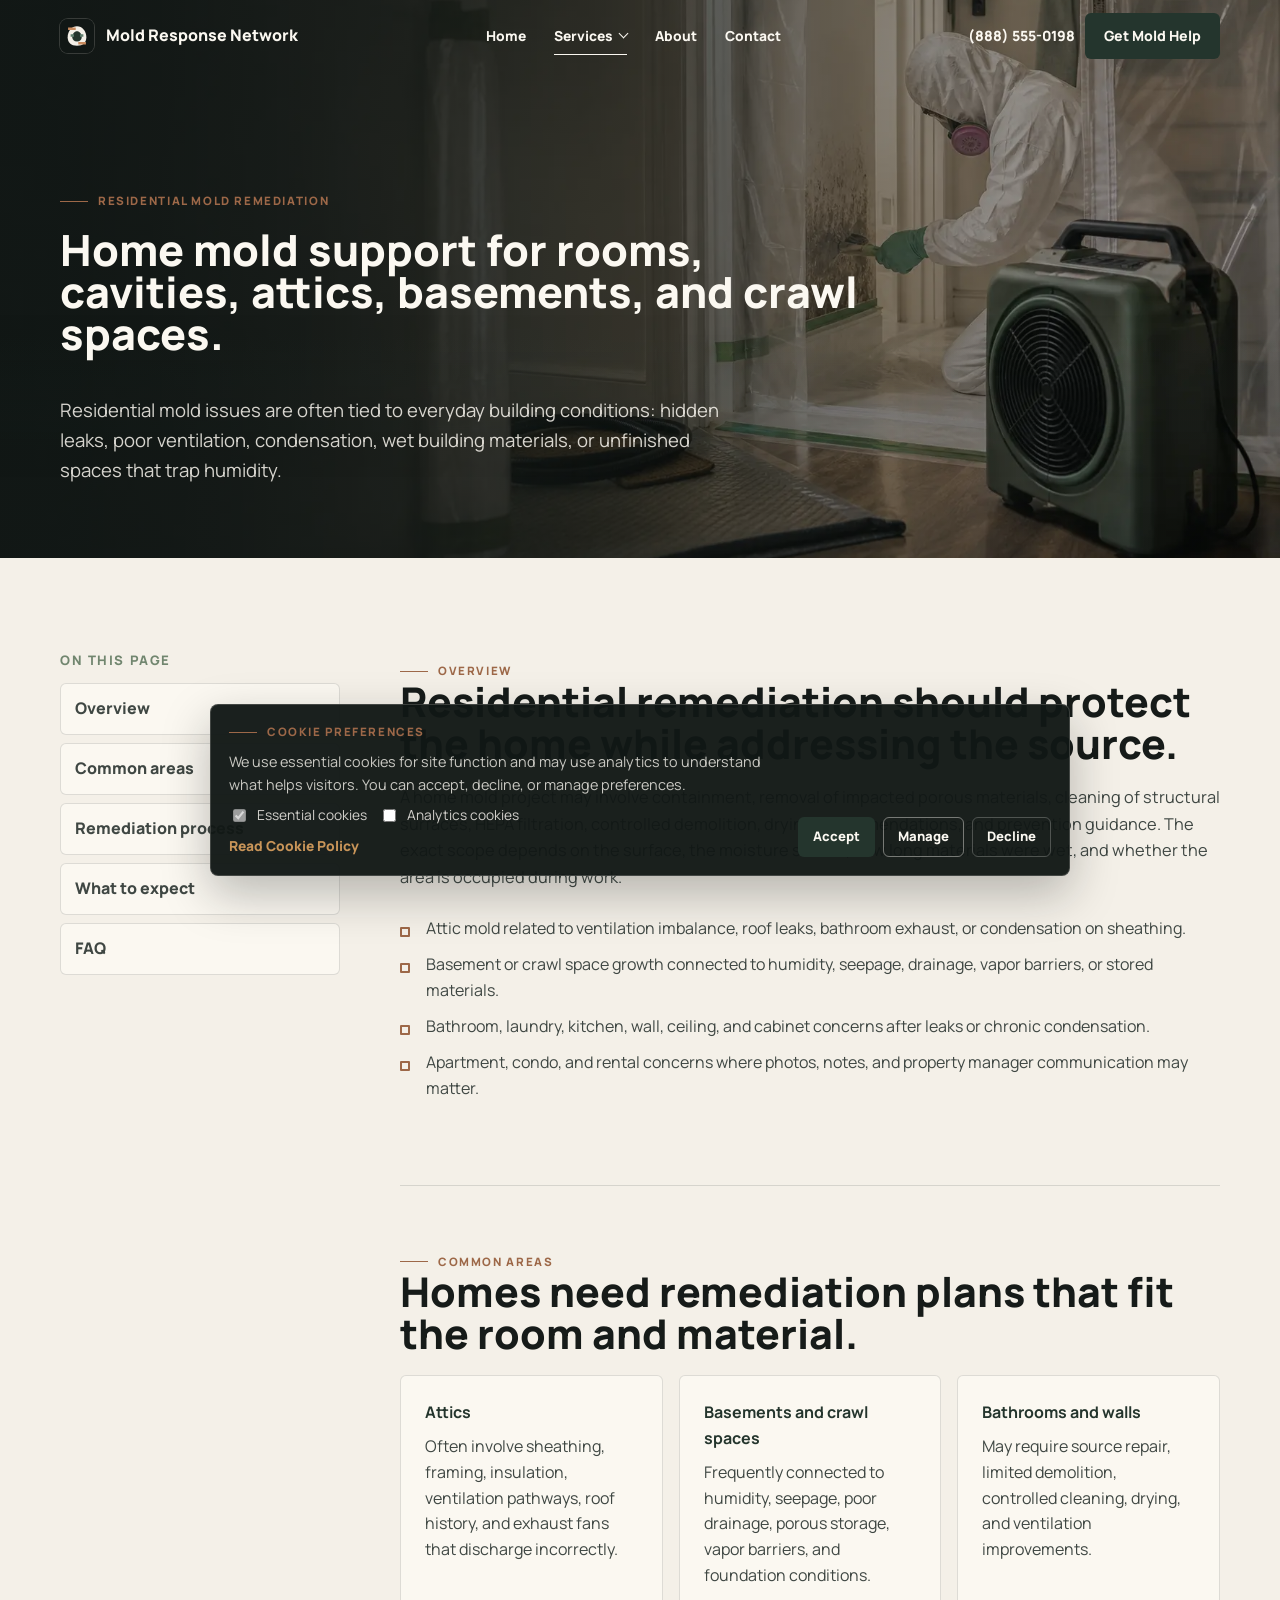
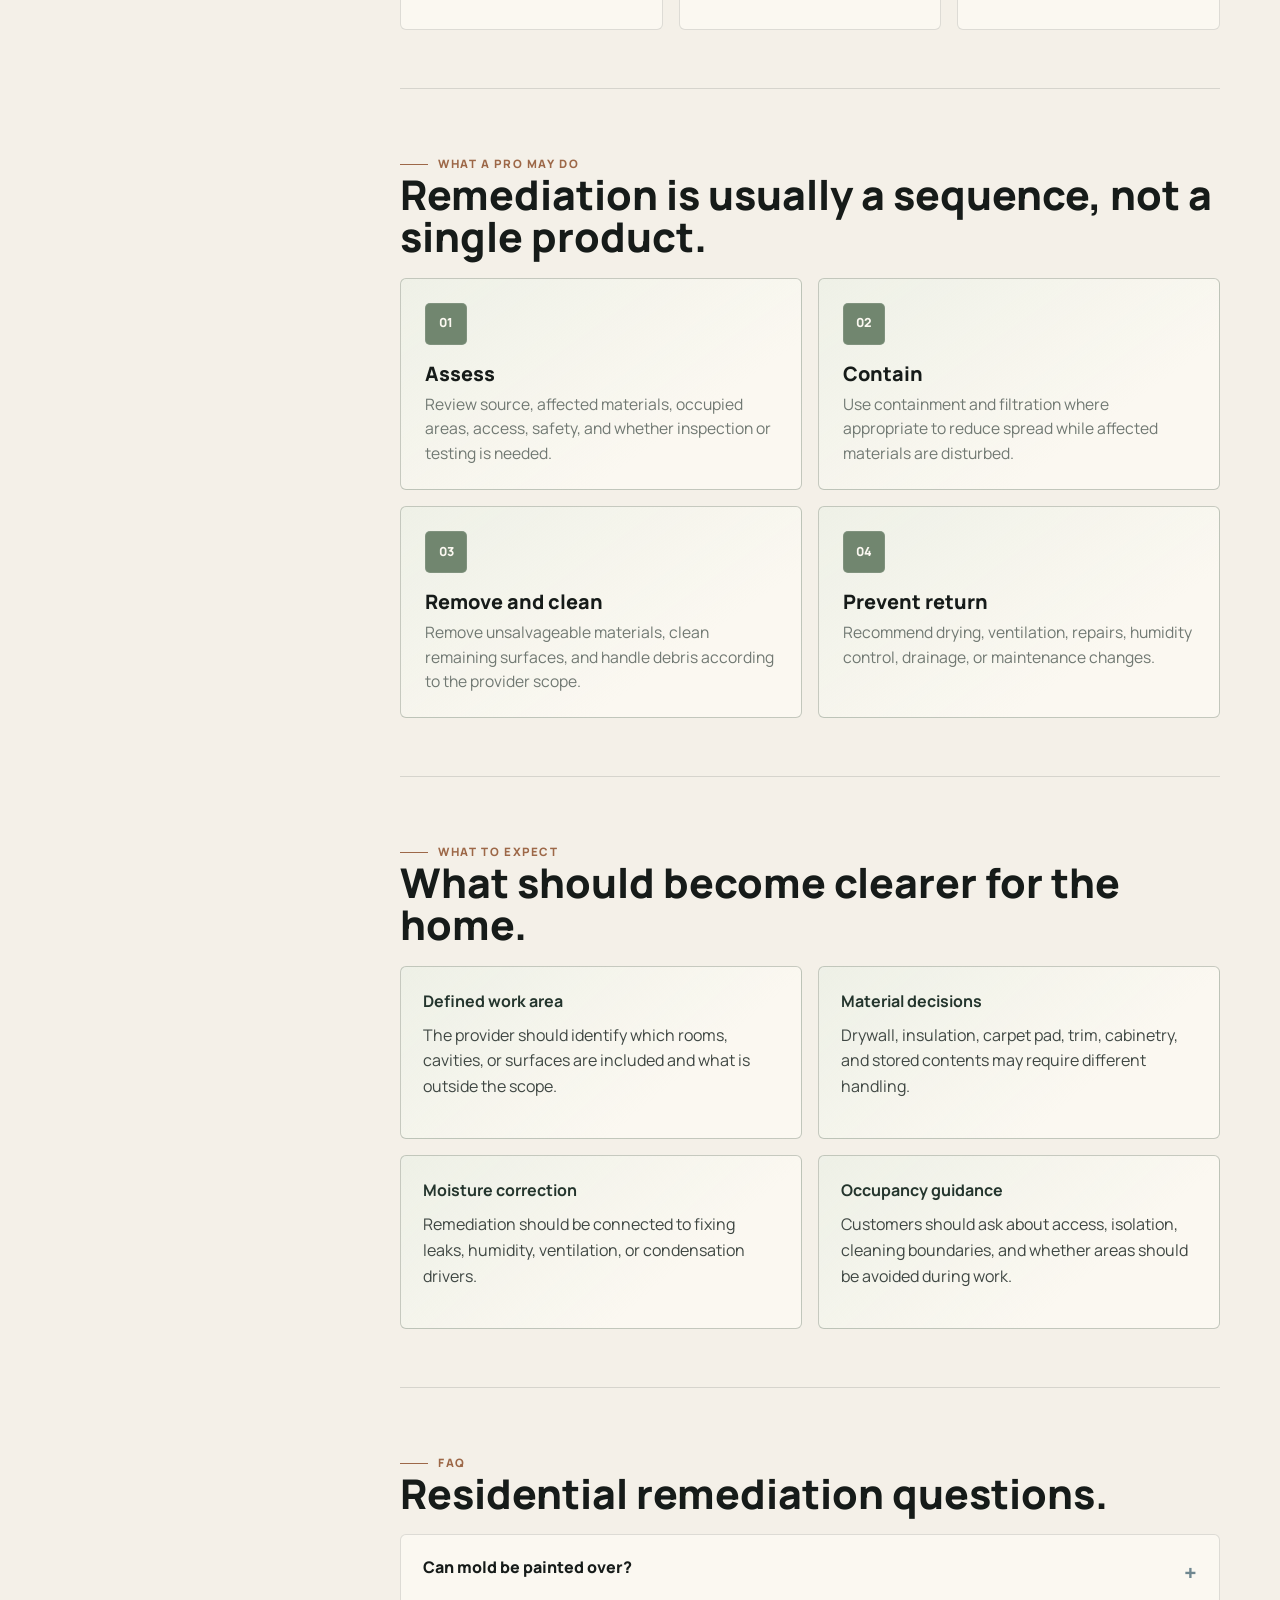
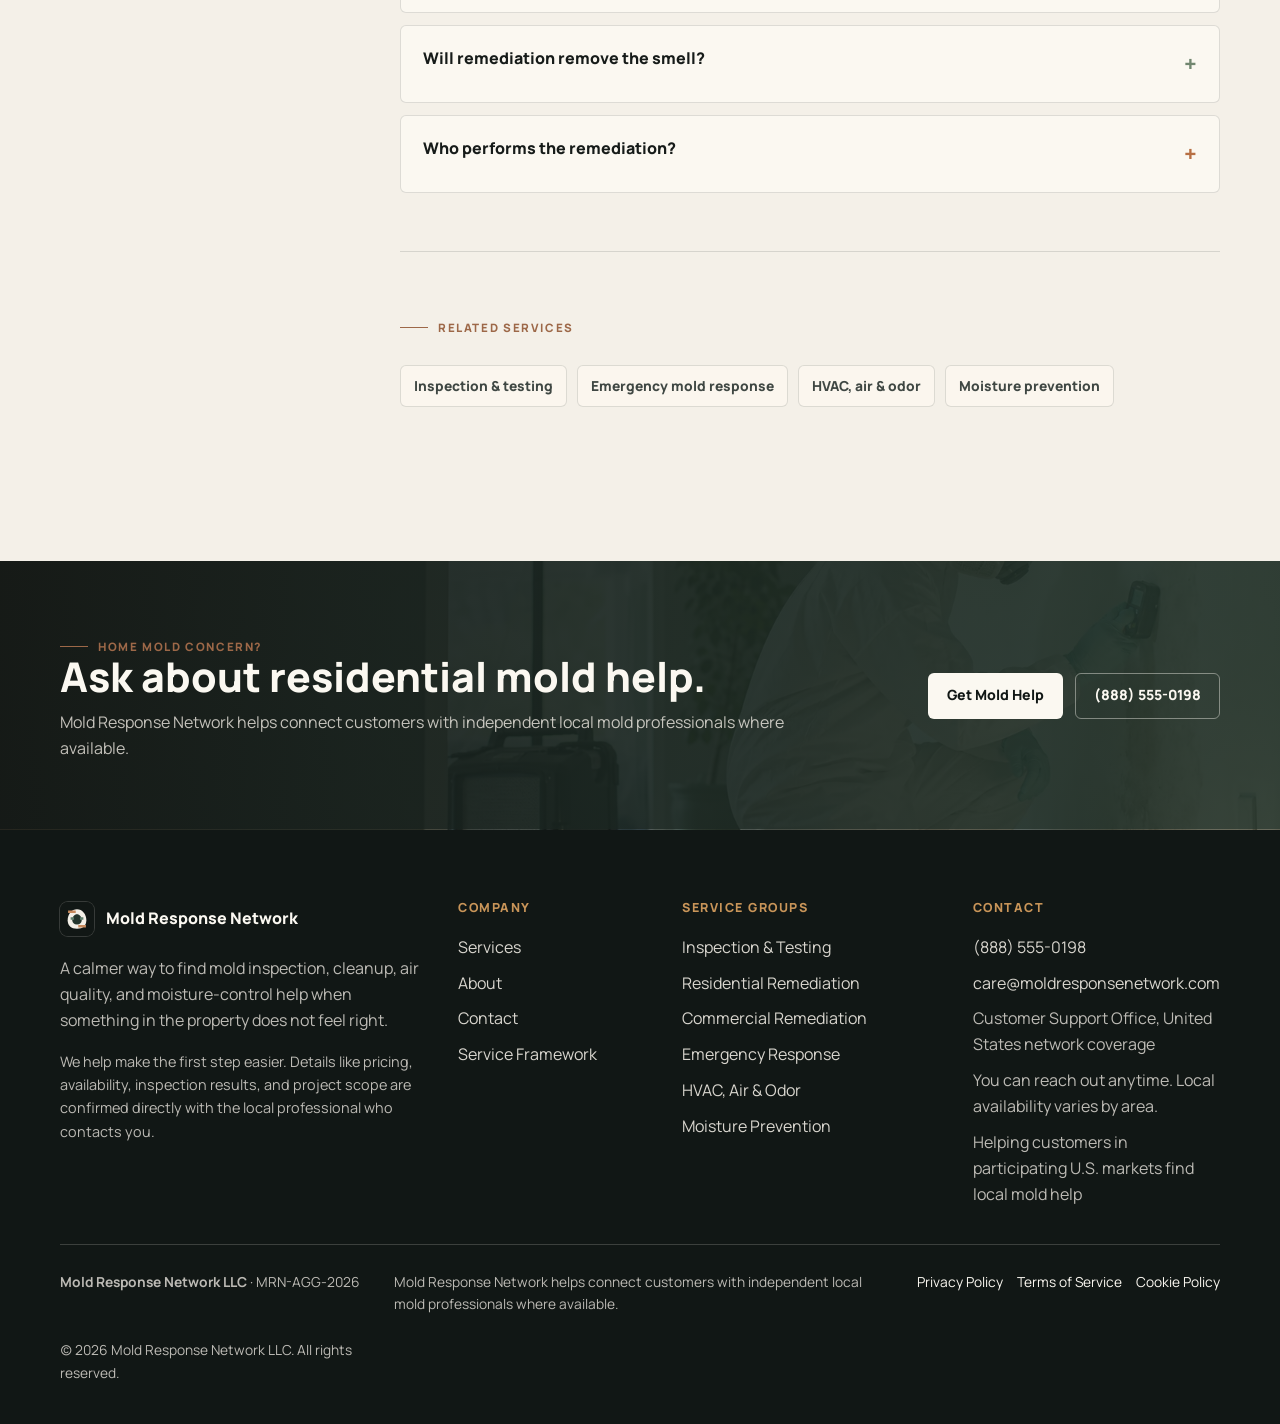
<file: residential-mold-remediation.html>
<!doctype html>
<html lang="en">
  <head>
    <meta charset="utf-8">
    <meta name="viewport" content="width=device-width, initial-scale=1">
    <link rel="icon" href="img/common/favicon.svg" type="image/svg+xml">
    <meta name="description" content="Residential mold help for attics, basements, bathrooms, crawl spaces, walls, ceilings, and moisture-affected living areas.">
    <title>Residential Mold Remediation</title>
    <link rel="stylesheet" href="css/base.css">
    <link rel="stylesheet" href="css/bundle.css">
    <link rel="stylesheet" href="css/pages/service.css">
    <script src="js/site-config.js" defer></script>
    <script src="js/main.js" defer></script>
  </head>
  <body class="service-page" data-page-title="Residential Mold Remediation">
    <a class="skip-link" href="#main">Skip to content</a>
    <div data-site-header data-current="services"></div>

    <main id="main">
      <section class="hero compact">
        <div class="hero-content">
          <span class="eyebrow">Residential mold remediation</span>
          <h1>Home mold support for rooms, cavities, attics, basements, and crawl spaces.</h1>
          <p>
            Residential mold issues are often tied to everyday building conditions: hidden leaks, poor ventilation, condensation,
            wet building materials, or unfinished spaces that trap humidity.
          </p>
        </div>
      </section>

      <section class="section">
        <div class="container service-layout">
          <aside class="service-outline" data-reveal>
            <h2>On this page</h2>
            <nav>
              <a href="#overview">Overview</a>
              <a href="#situations">Common areas</a>
              <a href="#process">Remediation process</a>
              <a href="#outcomes">What to expect</a>
              <a href="#faq">FAQ</a>
            </nav>
          </aside>

          <div>
            <section class="service-block" id="overview" data-reveal>
              <span class="eyebrow">Overview</span>
              <h2>Residential remediation should protect the home while addressing the source.</h2>
              <p class="section-copy">
                A home mold project may involve containment, removal of impacted porous materials, cleaning of structural surfaces,
                HEPA filtration, controlled demolition, drying recommendations, and prevention guidance. The exact scope depends on
                the surface, the moisture source, how long materials were wet, and whether the area is occupied during work.
              </p>
              <ul class="dense-list">
                <li>Attic mold related to ventilation imbalance, roof leaks, bathroom exhaust, or condensation on sheathing.</li>
                <li>Basement or crawl space growth connected to humidity, seepage, drainage, vapor barriers, or stored materials.</li>
                <li>Bathroom, laundry, kitchen, wall, ceiling, and cabinet concerns after leaks or chronic condensation.</li>
                <li>Apartment, condo, and rental concerns where photos, notes, and property manager communication may matter.</li>
              </ul>
            </section>

            <section class="service-block" id="situations" data-reveal>
              <span class="eyebrow">Common areas</span>
              <h2>Homes need remediation plans that fit the room and material.</h2>
              <div class="scenario-grid">
                <article class="scenario">
                  <strong>Attics</strong>
                  <p>Often involve sheathing, framing, insulation, ventilation pathways, roof history, and exhaust fans that discharge incorrectly.</p>
                </article>
                <article class="scenario">
                  <strong>Basements and crawl spaces</strong>
                  <p>Frequently connected to humidity, seepage, poor drainage, porous storage, vapor barriers, and foundation conditions.</p>
                </article>
                <article class="scenario">
                  <strong>Bathrooms and walls</strong>
                  <p>May require source repair, limited demolition, controlled cleaning, drying, and ventilation improvements.</p>
                </article>
              </div>
            </section>

            <section class="service-block" id="process" data-reveal>
              <span class="eyebrow">What a pro may do</span>
              <h2>Remediation is usually a sequence, not a single product.</h2>
              <div class="process-grid">
                <article class="process-step">
                  <span class="index">01</span>
                  <h3>Assess</h3>
                  <p>Review source, affected materials, occupied areas, access, safety, and whether inspection or testing is needed.</p>
                </article>
                <article class="process-step">
                  <span class="index">02</span>
                  <h3>Contain</h3>
                  <p>Use containment and filtration where appropriate to reduce spread while affected materials are disturbed.</p>
                </article>
                <article class="process-step">
                  <span class="index">03</span>
                  <h3>Remove and clean</h3>
                  <p>Remove unsalvageable materials, clean remaining surfaces, and handle debris according to the provider scope.</p>
                </article>
                <article class="process-step">
                  <span class="index">04</span>
                  <h3>Prevent return</h3>
                  <p>Recommend drying, ventilation, repairs, humidity control, drainage, or maintenance changes.</p>
                </article>
              </div>
            </section>

            <section class="service-block" id="outcomes" data-reveal>
              <span class="eyebrow">What to expect</span>
              <h2>What should become clearer for the home.</h2>
              <div class="outcome-grid">
                <article class="outcome">
                  <strong>Defined work area</strong>
                  <p>The provider should identify which rooms, cavities, or surfaces are included and what is outside the scope.</p>
                </article>
                <article class="outcome">
                  <strong>Material decisions</strong>
                  <p>Drywall, insulation, carpet pad, trim, cabinetry, and stored contents may require different handling.</p>
                </article>
                <article class="outcome">
                  <strong>Moisture correction</strong>
                  <p>Remediation should be connected to fixing leaks, humidity, ventilation, or condensation drivers.</p>
                </article>
                <article class="outcome">
                  <strong>Occupancy guidance</strong>
                  <p>Customers should ask about access, isolation, cleaning boundaries, and whether areas should be avoided during work.</p>
                </article>
              </div>
            </section>

            <section class="service-block" id="faq" data-reveal>
              <span class="eyebrow">FAQ</span>
              <h2>Residential remediation questions.</h2>
              <div class="faq-list">
                <article class="faq-item" data-faq>
                  <button type="button" aria-expanded="false">Can mold be painted over?</button>
                  <div data-faq-panel hidden><p>Painting does not address active moisture, hidden growth, or contaminated porous materials. A provider should evaluate the surface and source before cosmetic repairs.</p></div>
                </article>
                <article class="faq-item" data-faq>
                  <button type="button" aria-expanded="false">Will remediation remove the smell?</button>
                  <div data-faq-panel hidden><p>Odor often improves when impacted materials and moisture sources are addressed, but HVAC pathways, contents, or hidden wet areas may also need attention.</p></div>
                </article>
                <article class="faq-item" data-faq>
                  <button type="button" aria-expanded="false">Who performs the remediation?</button>
                  <div data-faq-panel hidden><p>Work is performed by independent local providers where available. <span data-company-name></span> coordinates the inquiry and does not perform remediation work directly.</p></div>
                </article>
              </div>
            </section>

            <section class="service-block" data-reveal>
              <span class="eyebrow">Related services</span>
              <div class="detail-nav">
                <a href="mold-inspection-testing.html">Inspection & testing</a>
                <a href="emergency-mold-response.html">Emergency mold response</a>
                <a href="hvac-air-odor-solutions.html">HVAC, air & odor</a>
                <a href="moisture-control-prevention.html">Moisture prevention</a>
              </div>
            </section>
          </div>
        </div>
      </section>

      <section class="cta-band">
        <div class="cta-band-inner">
          <div>
            <span class="eyebrow">Home mold concern?</span>
            <h2>Ask about residential mold help.</h2>
            <p data-disclaimer-short></p>
          </div>
          <div class="cta-row">
            <a class="btn btn-light" href="contact.html" data-cta-primary></a>
            <a class="btn btn-outline-light" href="#" data-phone-link data-phone-text></a>
          </div>
        </div>
      </section>
    </main>

    <div data-site-footer></div>
  </body>
</html>
</file>
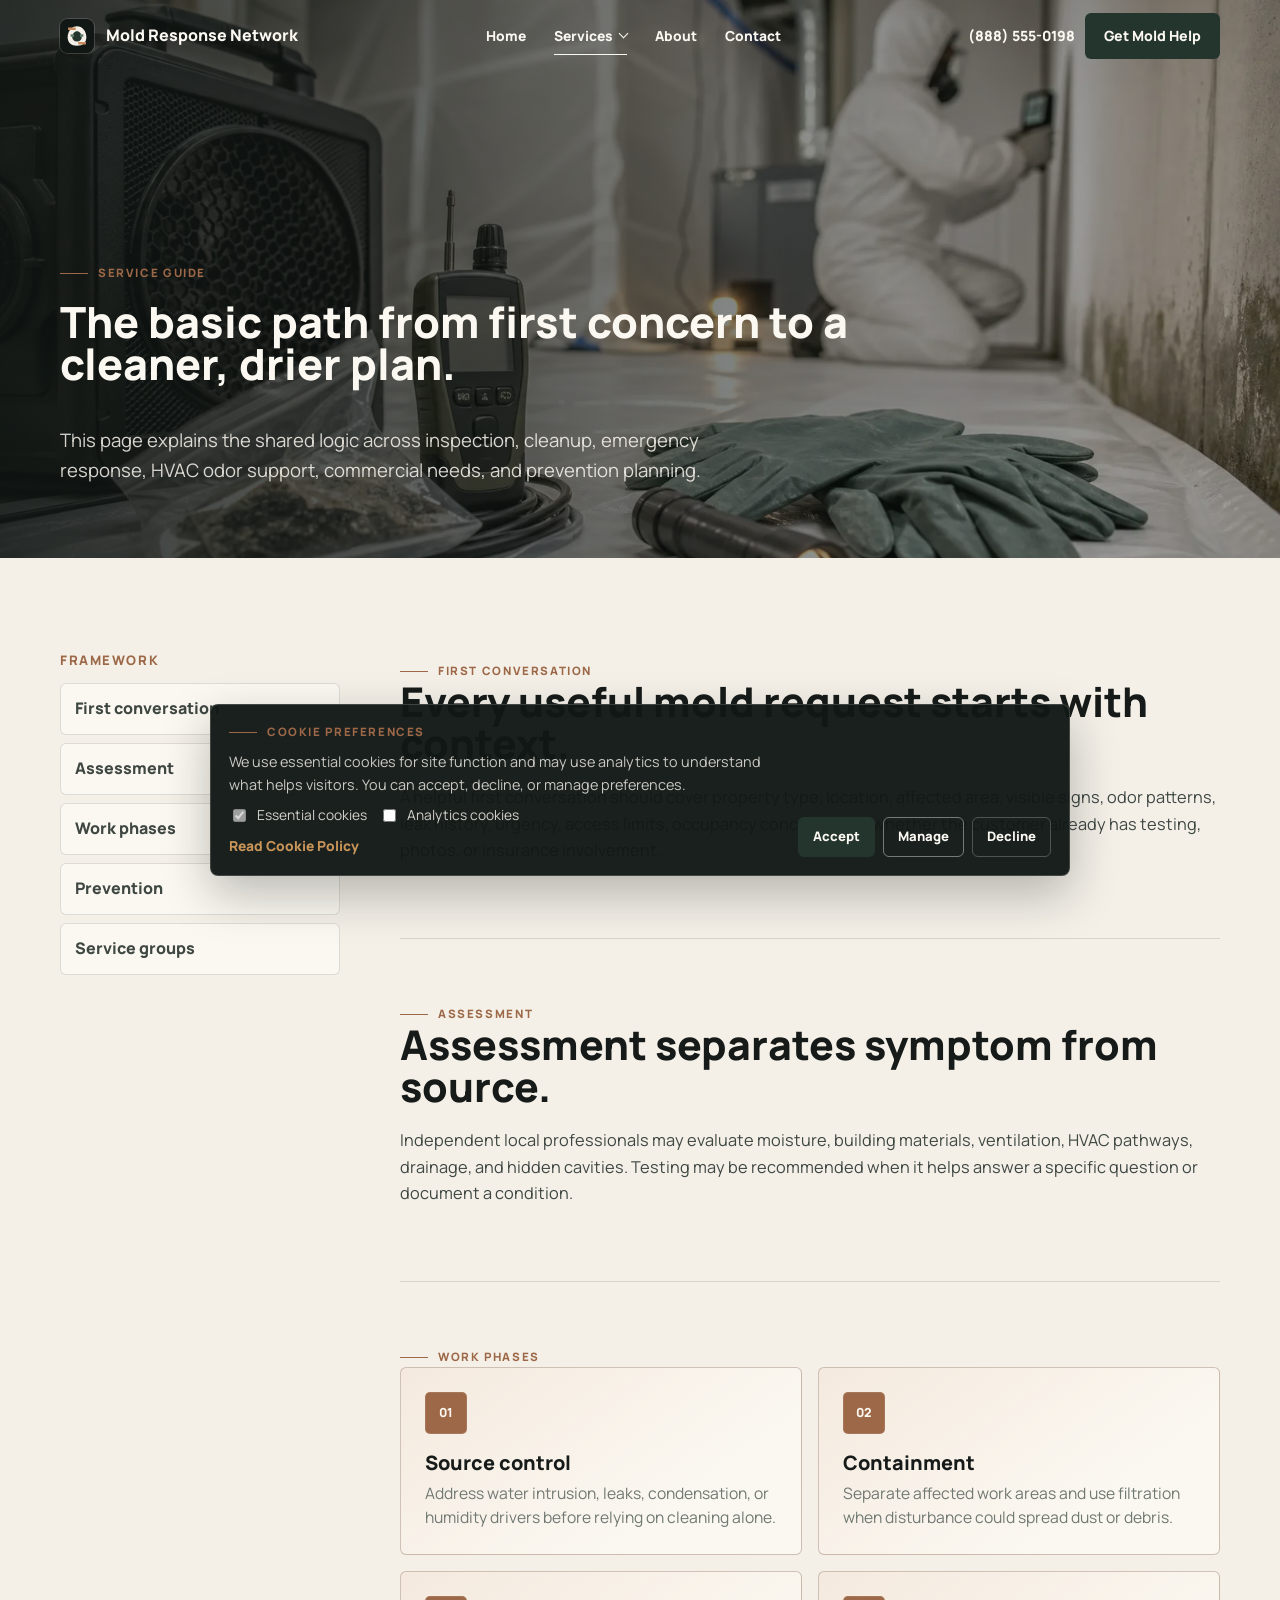
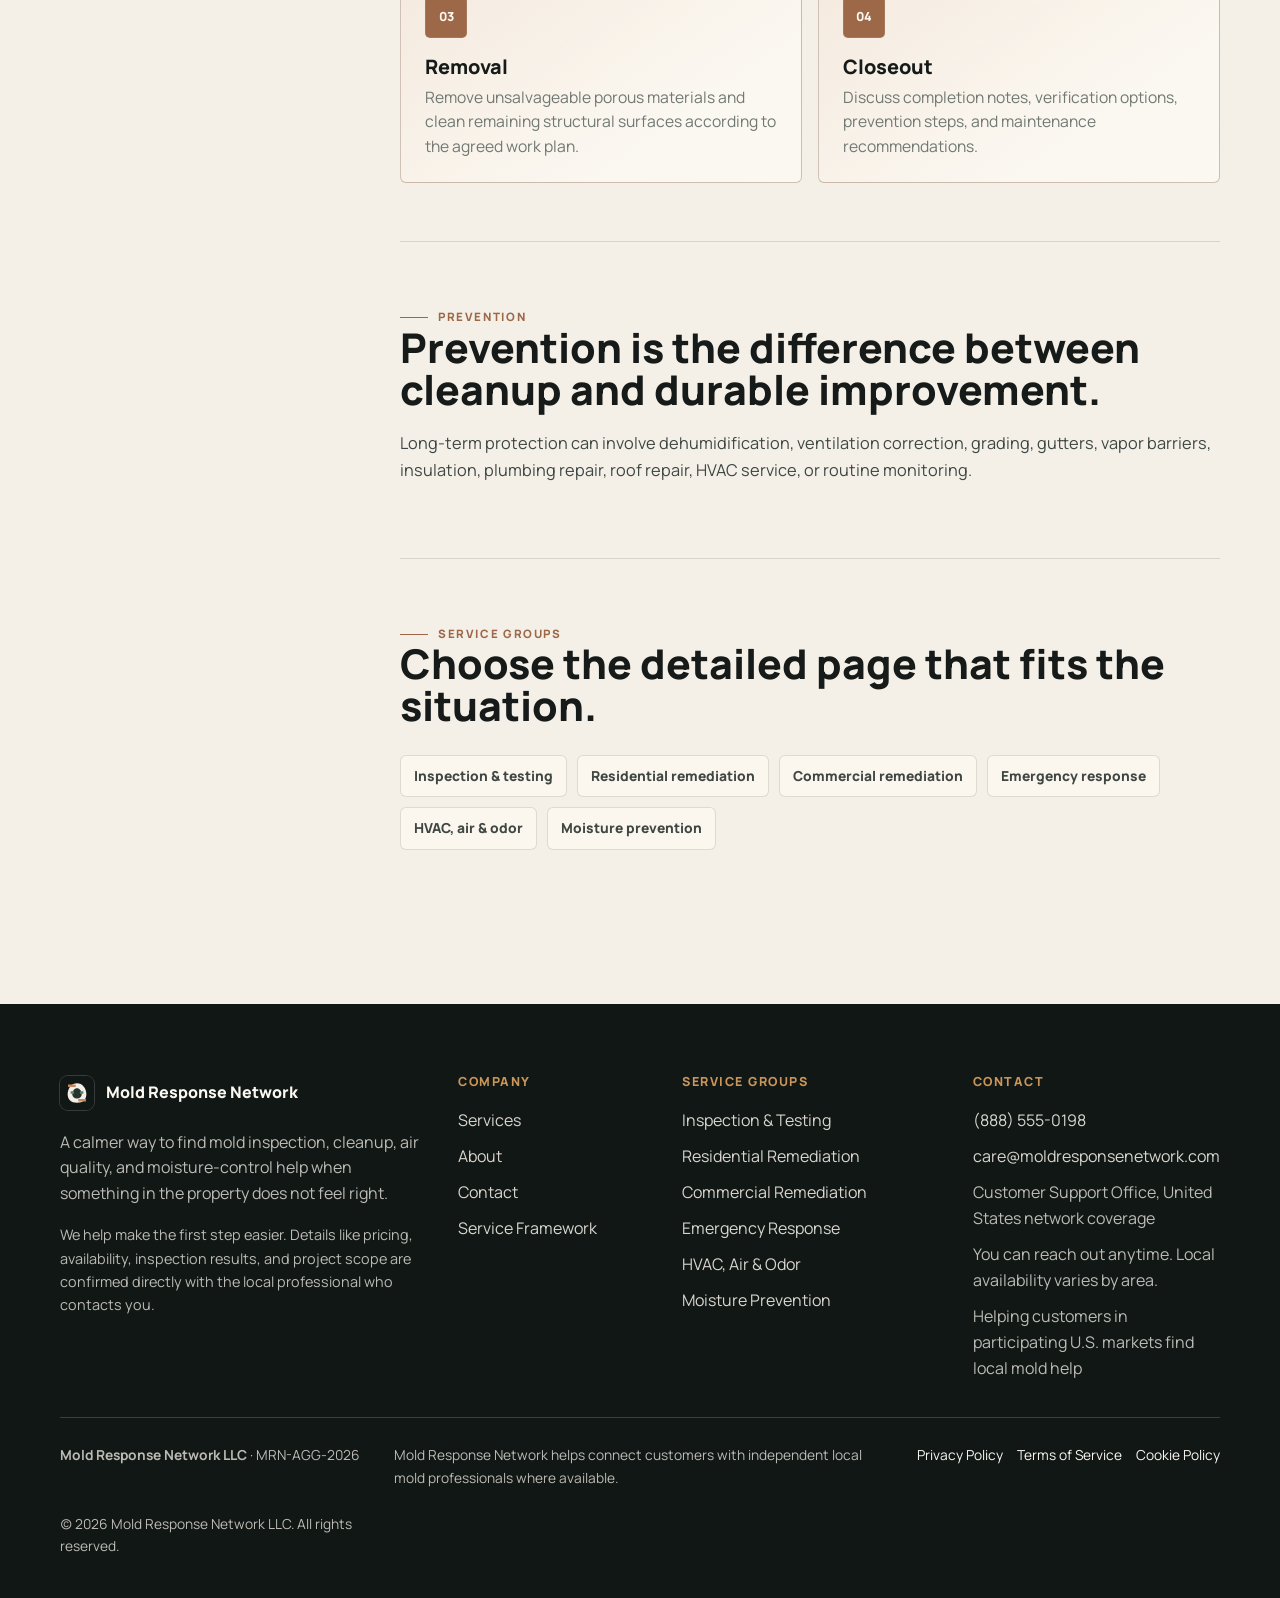
<file: service-detail.html>
<!doctype html>
<html lang="en">
  <head>
    <meta charset="utf-8">
    <meta name="viewport" content="width=device-width, initial-scale=1">
    <link rel="icon" href="img/common/favicon.svg" type="image/svg+xml">
    <meta name="description" content="A plain-language mold service guide explaining how concerns move from first conversation to assessment, containment, cleanup, prevention, and closeout.">
    <title>Mold Remediation Service Framework</title>
    <link rel="stylesheet" href="css/base.css">
    <link rel="stylesheet" href="css/bundle.css">
    <link rel="stylesheet" href="css/pages/service.css">
    <script src="js/site-config.js" defer></script>
    <script src="js/main.js" defer></script>
  </head>
  <body class="service-page" data-page-title="Mold Remediation Service Framework">
    <a class="skip-link" href="#main">Skip to content</a>
    <div data-site-header data-current="services"></div>

    <main id="main">
      <section class="hero compact">
        <div class="hero-content">
          <span class="eyebrow">Service guide</span>
          <h1>The basic path from first concern to a cleaner, drier plan.</h1>
          <p>
            This page explains the shared logic across inspection, cleanup, emergency response, HVAC odor support, commercial needs,
            and prevention planning.
          </p>
        </div>
      </section>

      <section class="section">
        <div class="container service-layout">
          <aside class="service-outline" data-reveal>
            <h2>Framework</h2>
            <nav>
              <a href="#intake">First conversation</a>
              <a href="#assessment">Assessment</a>
              <a href="#work">Work phases</a>
              <a href="#prevention">Prevention</a>
              <a href="#groups">Service groups</a>
            </nav>
          </aside>

          <div>
            <section class="service-block" id="intake" data-reveal>
              <span class="eyebrow">First conversation</span>
              <h2>Every useful mold request starts with context.</h2>
              <p class="section-copy">
                A helpful first conversation should cover property type, location, affected area, visible signs, odor patterns, leak history,
                urgency, access limits, occupancy concerns, and whether the customer already has testing, photos, or insurance involvement.
              </p>
            </section>
            <section class="service-block" id="assessment" data-reveal>
              <span class="eyebrow">Assessment</span>
              <h2>Assessment separates symptom from source.</h2>
              <p class="section-copy">
                Independent local professionals may evaluate moisture, building materials, ventilation, HVAC pathways, drainage, and hidden cavities.
                Testing may be recommended when it helps answer a specific question or document a condition.
              </p>
            </section>
            <section class="service-block" id="work" data-reveal>
              <span class="eyebrow">Work phases</span>
              <div class="process-grid">
                <article class="process-step"><span class="index">01</span><h3>Source control</h3><p>Address water intrusion, leaks, condensation, or humidity drivers before relying on cleaning alone.</p></article>
                <article class="process-step"><span class="index">02</span><h3>Containment</h3><p>Separate affected work areas and use filtration when disturbance could spread dust or debris.</p></article>
                <article class="process-step"><span class="index">03</span><h3>Removal</h3><p>Remove unsalvageable porous materials and clean remaining structural surfaces according to the agreed work plan.</p></article>
                <article class="process-step"><span class="index">04</span><h3>Closeout</h3><p>Discuss completion notes, verification options, prevention steps, and maintenance recommendations.</p></article>
              </div>
            </section>
            <section class="service-block" id="prevention" data-reveal>
              <span class="eyebrow">Prevention</span>
              <h2>Prevention is the difference between cleanup and durable improvement.</h2>
              <p class="section-copy">
                Long-term protection can involve dehumidification, ventilation correction, grading, gutters, vapor barriers, insulation,
                plumbing repair, roof repair, HVAC service, or routine monitoring.
              </p>
            </section>
            <section class="service-block" id="groups" data-reveal>
              <span class="eyebrow">Service groups</span>
              <h2>Choose the detailed page that fits the situation.</h2>
              <div class="detail-nav">
                <a href="mold-inspection-testing.html">Inspection & testing</a>
                <a href="residential-mold-remediation.html">Residential remediation</a>
                <a href="commercial-mold-remediation.html">Commercial remediation</a>
                <a href="emergency-mold-response.html">Emergency response</a>
                <a href="hvac-air-odor-solutions.html">HVAC, air & odor</a>
                <a href="moisture-control-prevention.html">Moisture prevention</a>
              </div>
            </section>
          </div>
        </div>
      </section>
    </main>

    <div data-site-footer></div>
  </body>
</html>
</file>
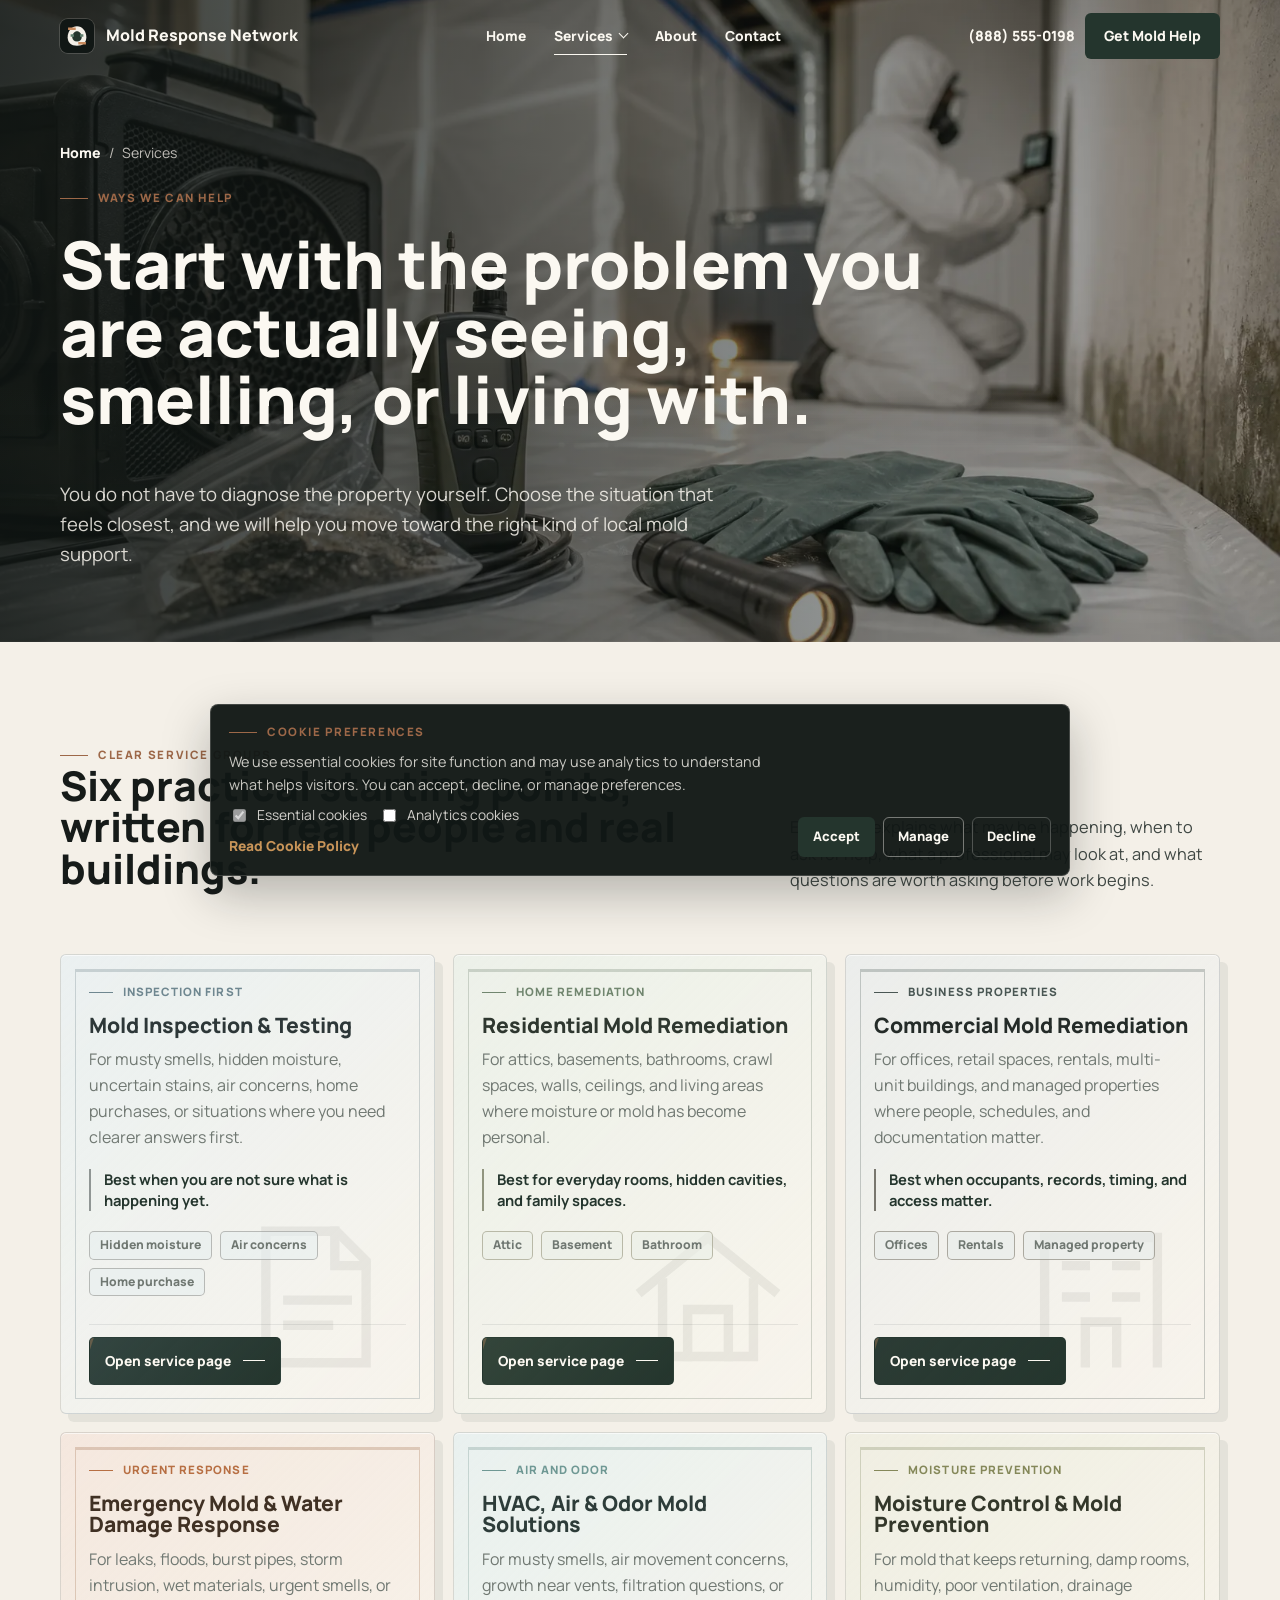
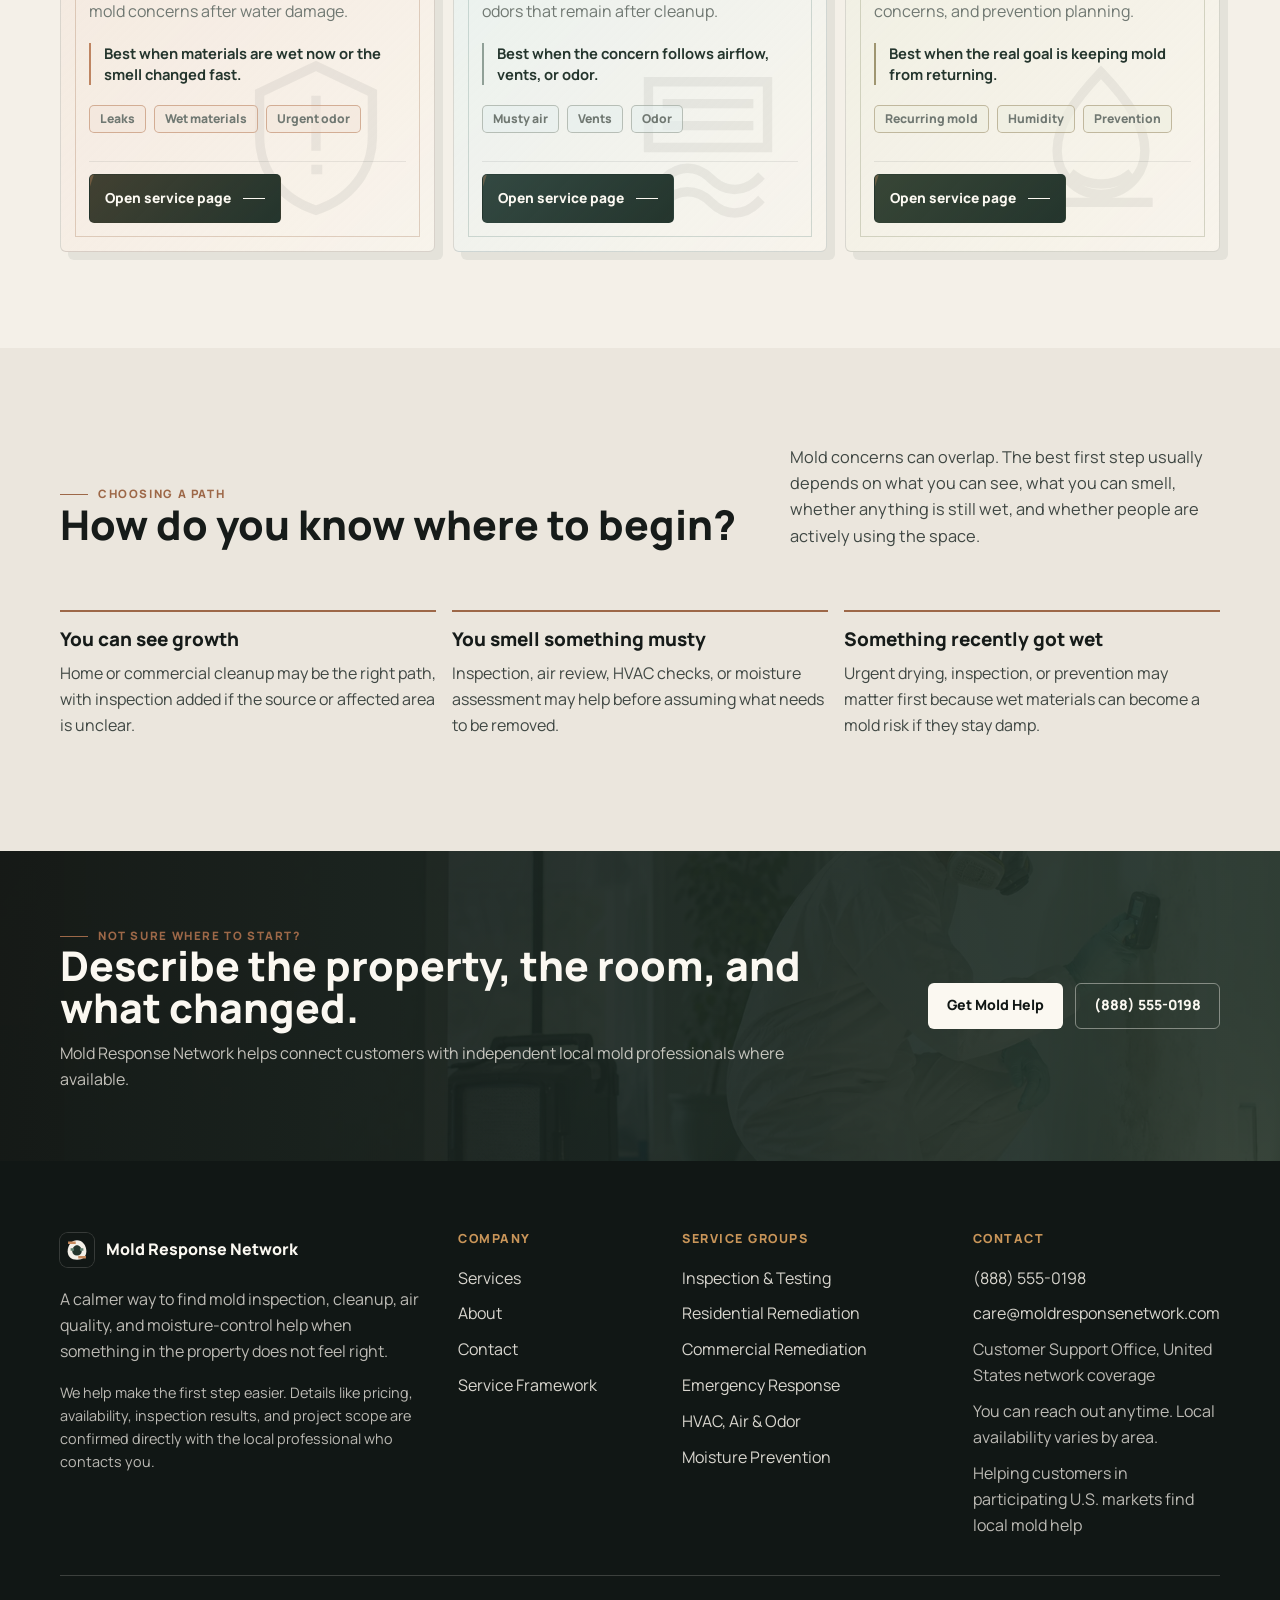
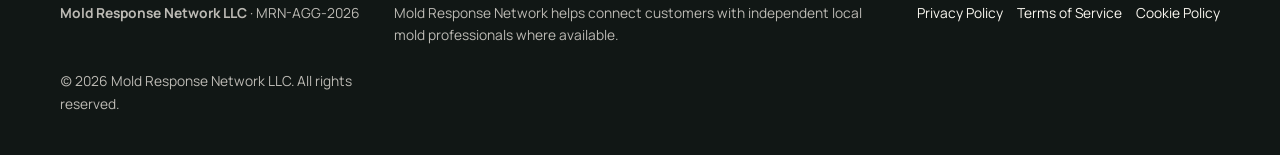
<file: services.html>
<!doctype html>
<html lang="en">
  <head>
    <meta charset="utf-8">
    <meta name="viewport" content="width=device-width, initial-scale=1">
    <link rel="icon" href="img/common/favicon.svg" type="image/svg+xml">
    <meta
      name="description"
      content="Explore mold help for inspection, home cleanup, commercial properties, urgent water-related concerns, musty odors, HVAC concerns, and prevention."
    >
    <title>Mold Remediation Services</title>
    <link rel="stylesheet" href="css/base.css">
    <link rel="stylesheet" href="css/bundle.css">
    <link rel="stylesheet" href="css/pages/services.css">
    <script src="js/site-config.js" defer></script>
    <script src="js/main.js" defer></script>
  </head>
  <body class="services-page" data-page-title="Mold Remediation Services">
    <a class="skip-link" href="#main">Skip to content</a>

    <header class="site-header" data-header>
      <div class="header-shell">
        <a class="brand" href="index.html" aria-label="Home">
          <span class="brand-mark" aria-hidden="true"></span>
          <span data-company-name></span>
        </a>
        <nav class="desktop-nav" aria-label="Primary navigation">
          <a href="index.html">Home</a>
          <div class="nav-dropdown">
            <a class="nav-dropdown-trigger" href="services.html" aria-current="page">
              Services
              <span aria-hidden="true"></span>
            </a>
            <div class="nav-dropdown-panel" aria-label="Service pages">
              <a class="dropdown-overview" href="services.html">All services</a>
              <a href="mold-inspection-testing.html">Inspection & Testing</a>
              <a href="residential-mold-remediation.html">Residential Remediation</a>
              <a href="commercial-mold-remediation.html">Commercial Remediation</a>
              <a href="emergency-mold-response.html">Emergency Response</a>
              <a href="hvac-air-odor-solutions.html">HVAC, Air & Odor</a>
              <a href="moisture-control-prevention.html">Moisture Prevention</a>
            </div>
          </div>
          <a href="about.html">About</a>
          <a href="contact.html">Contact</a>
        </nav>
        <div class="header-actions">
          <a class="phone-link" href="#" data-phone-link data-phone-text></a>
          <a class="btn btn-primary" href="contact.html" data-cta-primary></a>
          <button class="menu-toggle" type="button" data-menu-toggle aria-label="Open menu" aria-expanded="false" aria-controls="mobile-menu">
            <span aria-hidden="true"></span>
          </button>
        </div>
      </div>
    </header>

    <div class="mobile-menu" id="mobile-menu" data-mobile-menu hidden>
      <div class="mobile-menu-inner">
        <div class="mobile-menu-top">
          <a class="brand" href="index.html">
            <span class="brand-mark" aria-hidden="true"></span>
            <span data-company-name></span>
          </a>
          <button class="menu-close" type="button" data-menu-close aria-label="Close menu"><span aria-hidden="true"></span></button>
        </div>
        <nav class="mobile-links" aria-label="Mobile navigation">
          <a href="index.html">Home</a>
          <a href="services.html">Services</a>
          <div class="mobile-service-links">
            <a href="mold-inspection-testing.html">Inspection & Testing</a>
            <a href="residential-mold-remediation.html">Residential Remediation</a>
            <a href="commercial-mold-remediation.html">Commercial Remediation</a>
            <a href="emergency-mold-response.html">Emergency Response</a>
            <a href="hvac-air-odor-solutions.html">HVAC, Air & Odor</a>
            <a href="moisture-control-prevention.html">Moisture Prevention</a>
          </div>
          <a href="about.html">About</a>
          <a href="contact.html">Contact</a>
        </nav>
        <div class="mobile-menu-footer">
          <p data-disclaimer-short></p>
          <a class="btn btn-light" href="contact.html" data-cta-primary></a>
        </div>
      </div>
    </div>

    <main id="main">
      <section class="hero compact">
        <div class="hero-content">
          <div class="breadcrumb">
            <a href="index.html">Home</a>
            <span>/</span>
            <span>Services</span>
          </div>
          <span class="eyebrow">Ways we can help</span>
          <h1>Start with the problem you are actually seeing, smelling, or living with.</h1>
          <p>
            You do not have to diagnose the property yourself. Choose the situation that feels closest, and we will help you move toward
            the right kind of local mold support.
          </p>
        </div>
      </section>

      <section class="section">
        <div class="container">
          <div class="section-lead" data-reveal>
            <div>
              <span class="eyebrow">Clear service groups</span>
              <h2>Six practical starting points, written for real people and real buildings.</h2>
            </div>
            <p class="section-copy">
              Each page explains what may be happening, when to ask for help, what a professional may look at, and what questions
              are worth asking before work begins.
            </p>
          </div>
          <div class="service-directory service-atlas" data-reveal>
            <article class="directory-row service-tile">
              <div class="tile-main">
                <span class="tile-kicker">Inspection first</span>
                <h3>Mold Inspection & Testing</h3>
                <p>For musty smells, hidden moisture, uncertain stains, air concerns, home purchases, or situations where you need clearer answers first.</p>
                <strong class="tile-fit">Best when you are not sure what is happening yet.</strong>
                <div class="tile-tags">
                  <span>Hidden moisture</span>
                  <span>Air concerns</span>
                  <span>Home purchase</span>
                </div>
              </div>
              <div class="tile-actions">
                <a class="tile-link" href="mold-inspection-testing.html">Open service page</a>
              </div>
            </article>
            <article class="directory-row service-tile">
              <div class="tile-main">
                <span class="tile-kicker">Home remediation</span>
                <h3>Residential Mold Remediation</h3>
                <p>For attics, basements, bathrooms, crawl spaces, walls, ceilings, and living areas where moisture or mold has become personal.</p>
                <strong class="tile-fit">Best for everyday rooms, hidden cavities, and family spaces.</strong>
                <div class="tile-tags">
                  <span>Attic</span>
                  <span>Basement</span>
                  <span>Bathroom</span>
                </div>
              </div>
              <div class="tile-actions">
                <a class="tile-link" href="residential-mold-remediation.html">Open service page</a>
              </div>
            </article>
            <article class="directory-row service-tile">
              <div class="tile-main">
                <span class="tile-kicker">Business properties</span>
                <h3>Commercial Mold Remediation</h3>
                <p>For offices, retail spaces, rentals, multi-unit buildings, and managed properties where people, schedules, and documentation matter.</p>
                <strong class="tile-fit">Best when occupants, records, timing, and access matter.</strong>
                <div class="tile-tags">
                  <span>Offices</span>
                  <span>Rentals</span>
                  <span>Managed property</span>
                </div>
              </div>
              <div class="tile-actions">
                <a class="tile-link" href="commercial-mold-remediation.html">Open service page</a>
              </div>
            </article>
            <article class="directory-row service-tile">
              <div class="tile-main">
                <span class="tile-kicker">Urgent response</span>
                <h3>Emergency Mold & Water Damage Response</h3>
                <p>For leaks, floods, burst pipes, storm intrusion, wet materials, urgent smells, or mold concerns after water damage.</p>
                <strong class="tile-fit">Best when materials are wet now or the smell changed fast.</strong>
                <div class="tile-tags">
                  <span>Leaks</span>
                  <span>Wet materials</span>
                  <span>Urgent odor</span>
                </div>
              </div>
              <div class="tile-actions">
                <a class="tile-link" href="emergency-mold-response.html">Open service page</a>
              </div>
            </article>
            <article class="directory-row service-tile">
              <div class="tile-main">
                <span class="tile-kicker">Air and odor</span>
                <h3>HVAC, Air & Odor Mold Solutions</h3>
                <p>For musty smells, air movement concerns, growth near vents, filtration questions, or odors that remain after cleanup.</p>
                <strong class="tile-fit">Best when the concern follows airflow, vents, or odor.</strong>
                <div class="tile-tags">
                  <span>Musty air</span>
                  <span>Vents</span>
                  <span>Odor</span>
                </div>
              </div>
              <div class="tile-actions">
                <a class="tile-link" href="hvac-air-odor-solutions.html">Open service page</a>
              </div>
            </article>
            <article class="directory-row service-tile">
              <div class="tile-main">
                <span class="tile-kicker">Moisture prevention</span>
                <h3>Moisture Control & Mold Prevention</h3>
                <p>For mold that keeps returning, damp rooms, humidity, poor ventilation, drainage concerns, and prevention planning.</p>
                <strong class="tile-fit">Best when the real goal is keeping mold from returning.</strong>
                <div class="tile-tags">
                  <span>Recurring mold</span>
                  <span>Humidity</span>
                  <span>Prevention</span>
                </div>
              </div>
              <div class="tile-actions">
                <a class="tile-link" href="moisture-control-prevention.html">Open service page</a>
              </div>
            </article>
          </div>
        </div>
      </section>

      <section class="section mist">
        <div class="container">
          <div class="section-lead" data-reveal>
            <div>
              <span class="eyebrow">Choosing a path</span>
              <h2>How do you know where to begin?</h2>
            </div>
            <p class="section-copy">
              Mold concerns can overlap. The best first step usually depends on what you can see, what you can smell, whether anything
              is still wet, and whether people are actively using the space.
            </p>
          </div>
          <div class="comparison-grid" data-reveal>
            <article class="comparison-item">
              <h3>You can see growth</h3>
              <p>Home or commercial cleanup may be the right path, with inspection added if the source or affected area is unclear.</p>
            </article>
            <article class="comparison-item">
              <h3>You smell something musty</h3>
              <p>Inspection, air review, HVAC checks, or moisture assessment may help before assuming what needs to be removed.</p>
            </article>
            <article class="comparison-item">
              <h3>Something recently got wet</h3>
              <p>Urgent drying, inspection, or prevention may matter first because wet materials can become a mold risk if they stay damp.</p>
            </article>
          </div>
        </div>
      </section>

      <section class="cta-band">
        <div class="cta-band-inner">
          <div>
            <span class="eyebrow">Not sure where to start?</span>
            <h2>Describe the property, the room, and what changed.</h2>
            <p data-disclaimer-short></p>
          </div>
          <div class="cta-row">
            <a class="btn btn-light" href="contact.html" data-cta-primary></a>
            <a class="btn btn-outline-light" href="#" data-phone-link data-phone-text></a>
          </div>
        </div>
      </section>
    </main>

    <div data-site-footer></div>
  </body>
</html>
</file>
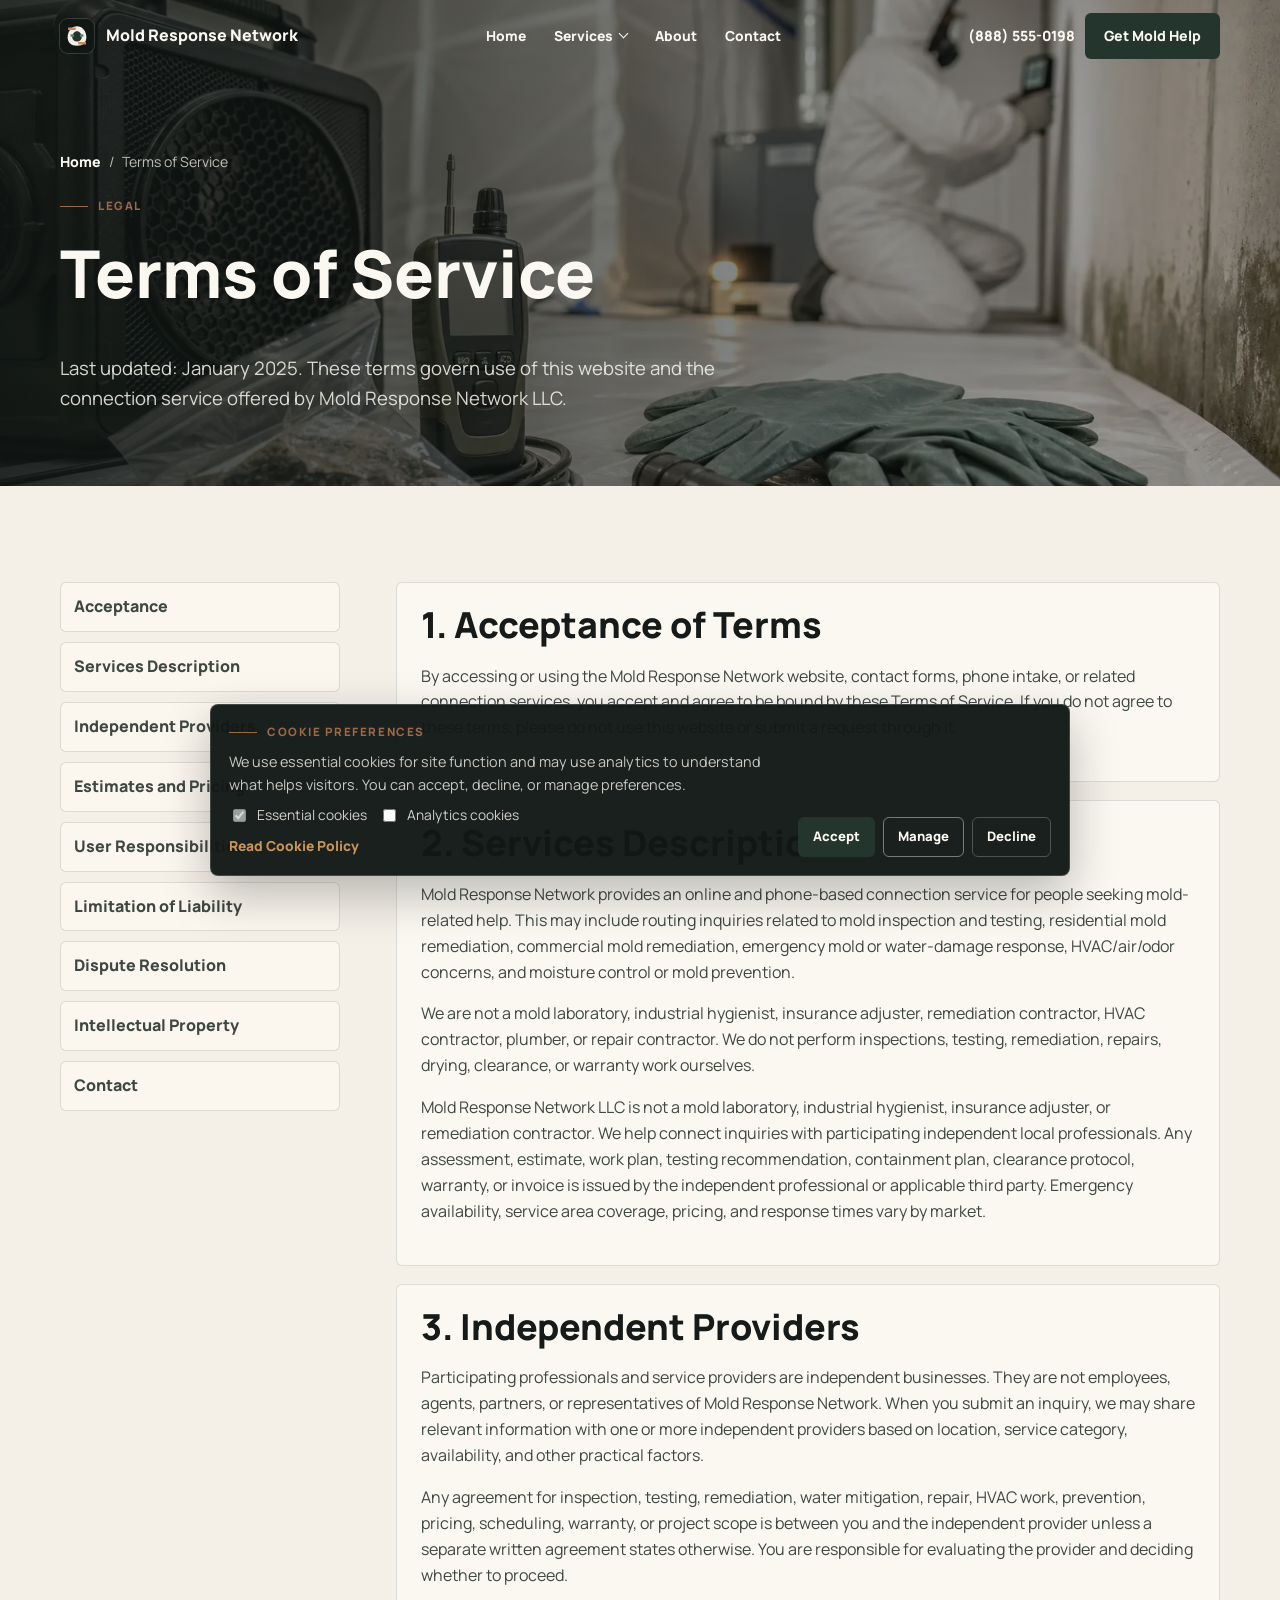
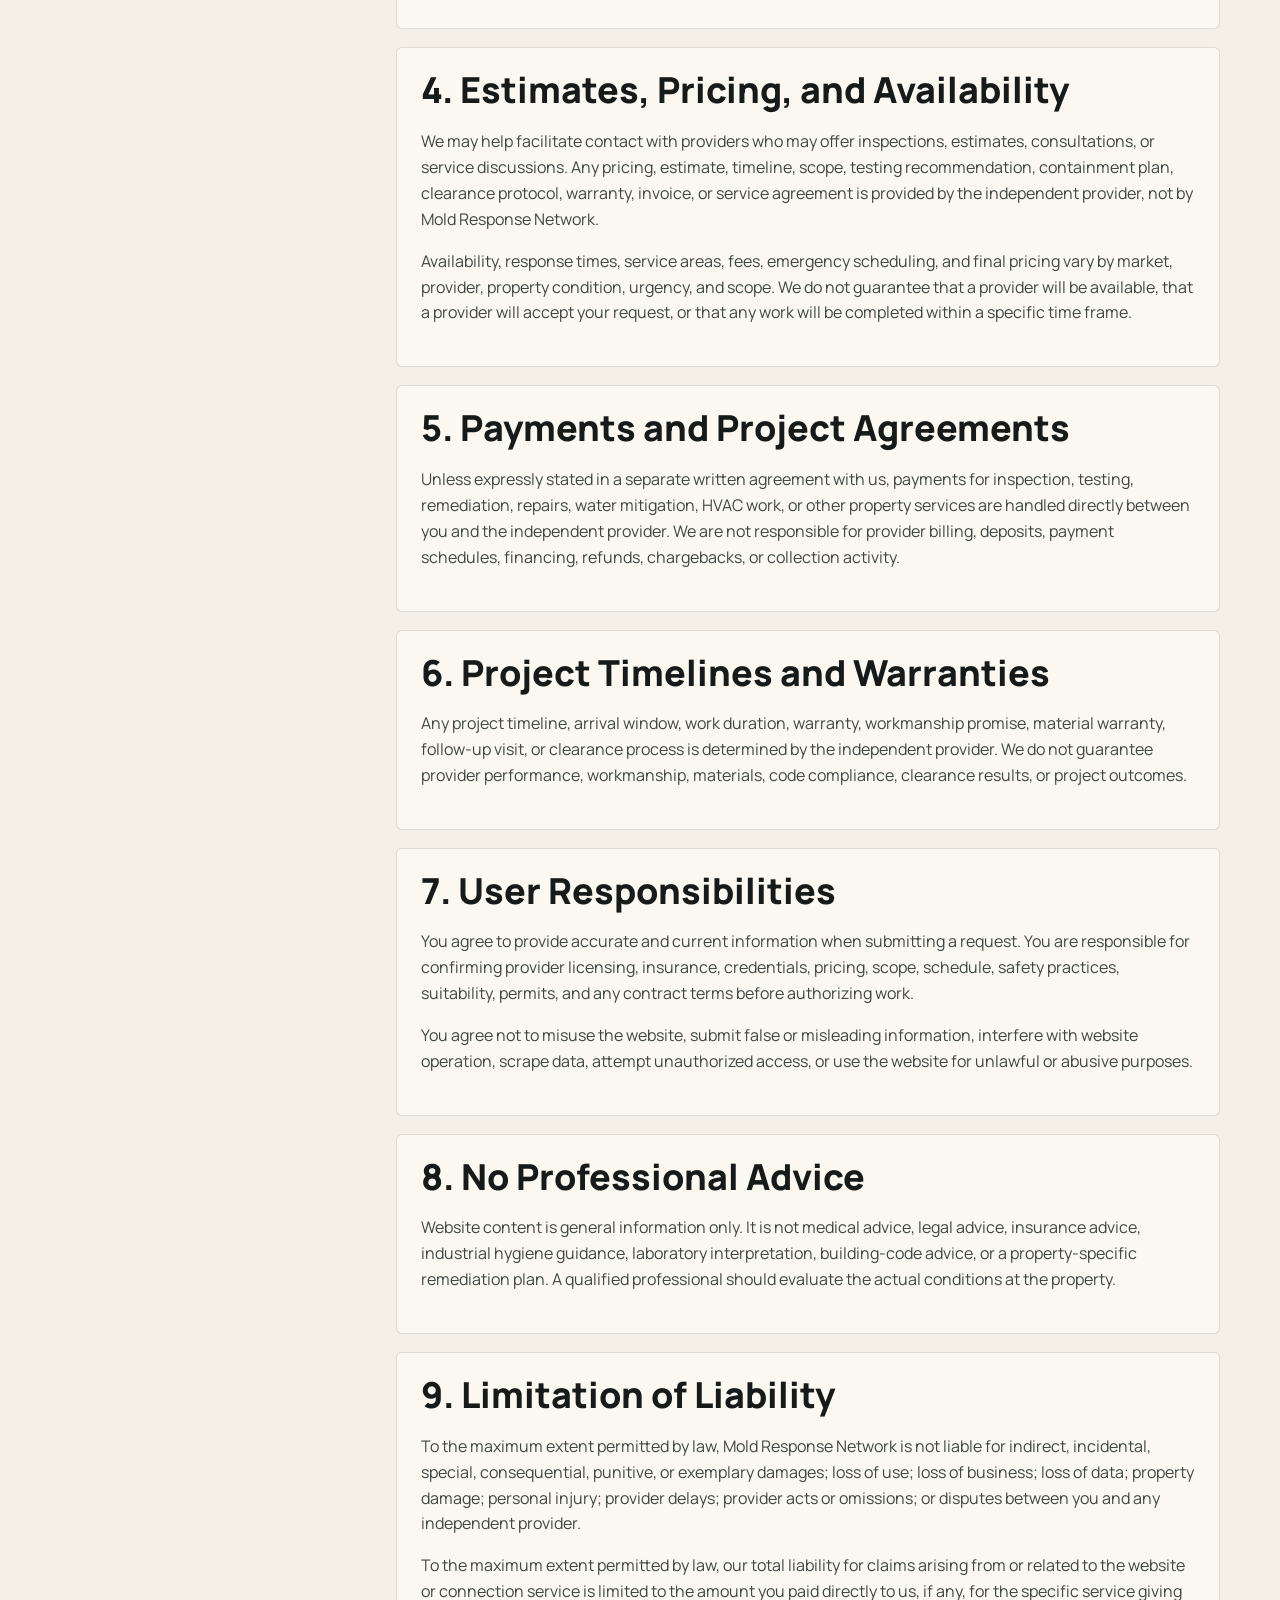
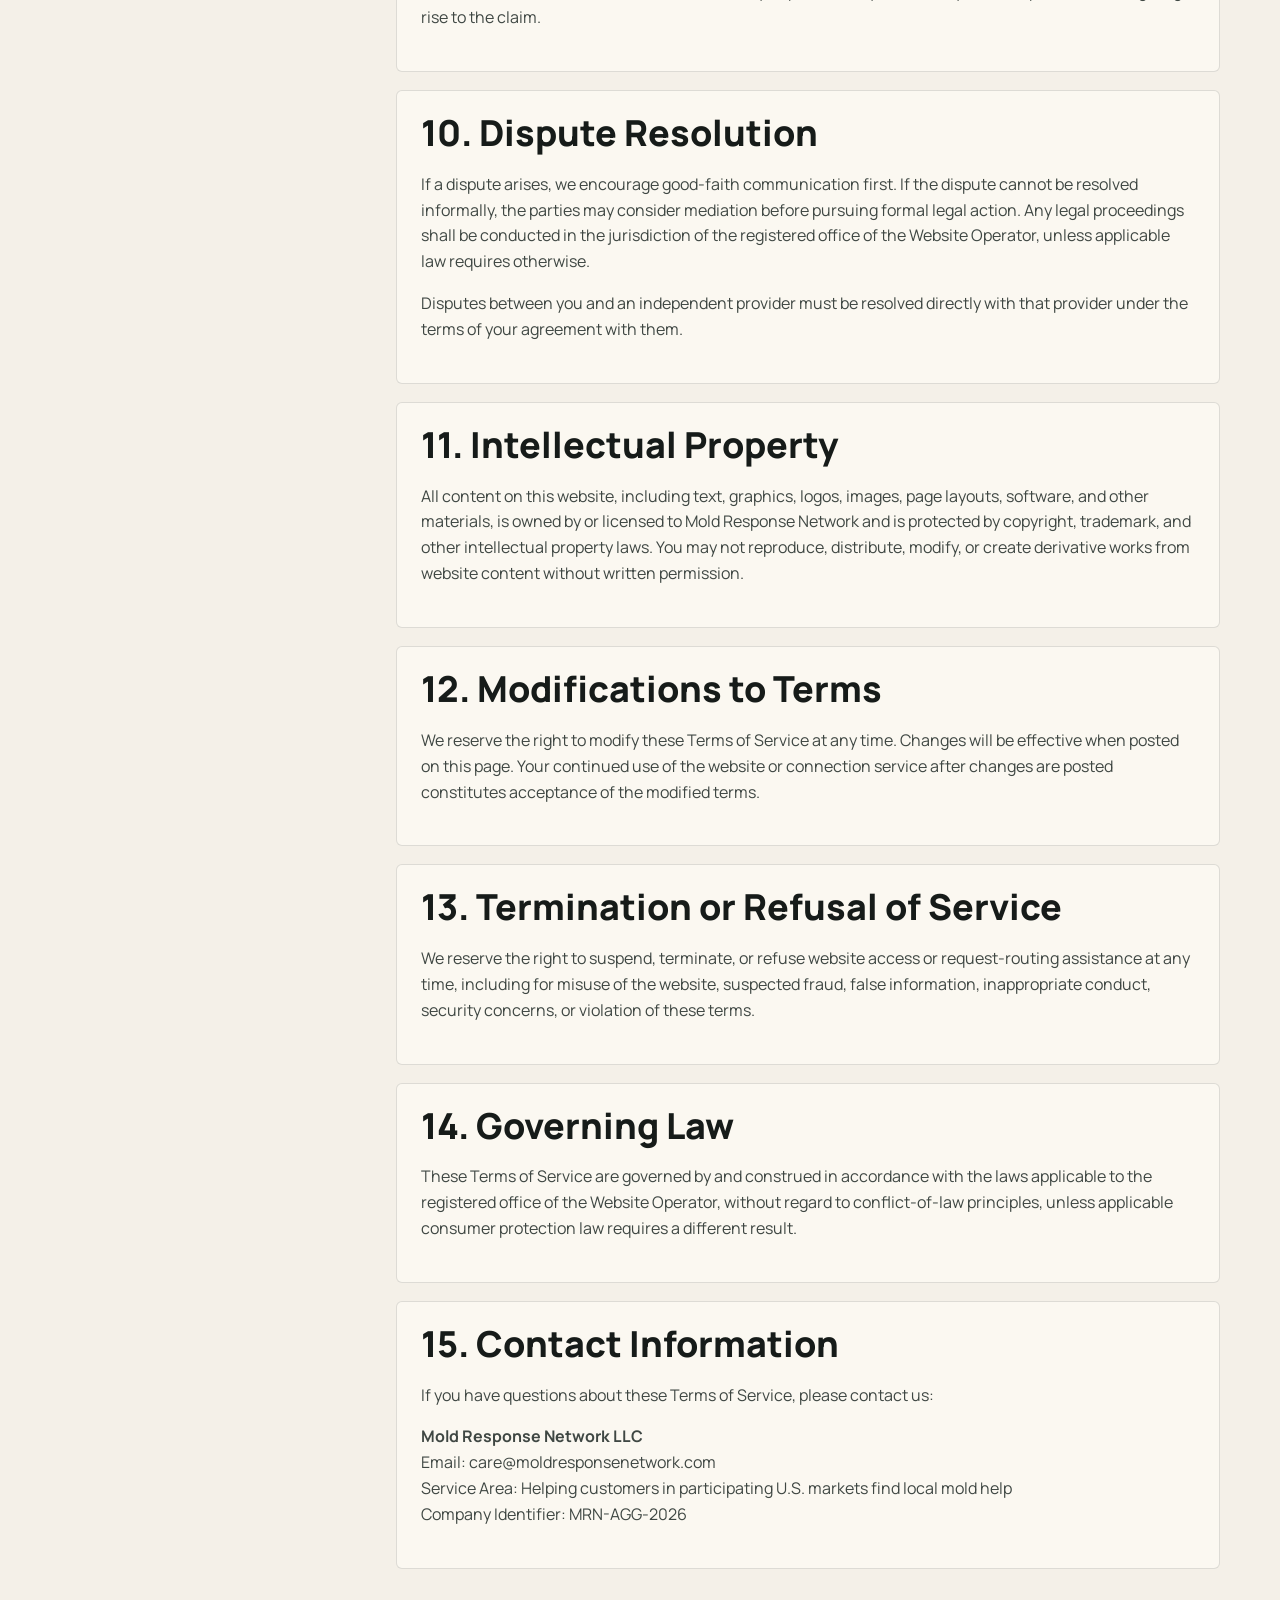
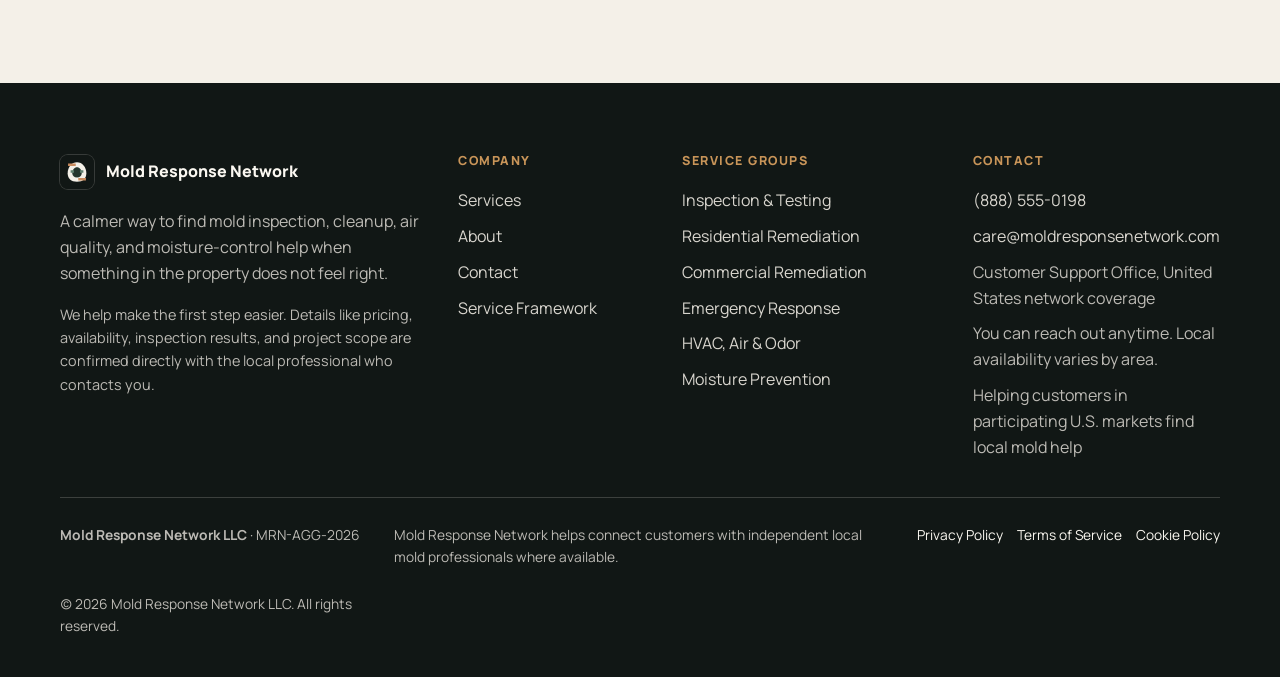
<file: terms.html>
<!doctype html>
<html lang="en">
  <head>
    <meta charset="utf-8">
    <meta name="viewport" content="width=device-width, initial-scale=1">
    <link rel="icon" href="img/common/favicon.svg" type="image/svg+xml">
    <meta name="description" content="Terms of Service covering website use, mold help requests, independent local professionals, estimates, availability, intellectual property, and limitations of liability.">
    <title>Terms of Service</title>
    <link rel="stylesheet" href="css/base.css">
    <link rel="stylesheet" href="css/bundle.css">
    <link rel="stylesheet" href="css/pages/legal.css">
    <script src="js/site-config.js" defer></script>
    <script src="js/main.js" defer></script>
  </head>
  <body class="legal-page" data-page-title="Terms of Service">
    <a class="skip-link" href="#main">Skip to content</a>
    <div data-site-header data-current=""></div>

    <main id="main">
      <section class="hero compact">
        <div class="hero-content">
          <div class="breadcrumb">
            <a href="index.html">Home</a><span>/</span><span>Terms of Service</span>
          </div>
          <span class="eyebrow">Legal</span>
          <h1>Terms of Service</h1>
          <p>Last updated: <span data-legal-last-updated></span>. These terms govern use of this website and the connection service offered by <span data-company-legal-name></span>.</p>
        </div>
      </section>

      <section class="section">
        <div class="container legal-layout">
          <nav class="legal-toc" aria-label="Terms sections" data-reveal>
            <a href="#acceptance">Acceptance</a>
            <a href="#services">Services Description</a>
            <a href="#providers">Independent Providers</a>
            <a href="#estimates">Estimates and Pricing</a>
            <a href="#responsibilities">User Responsibilities</a>
            <a href="#liability">Limitation of Liability</a>
            <a href="#disputes">Dispute Resolution</a>
            <a href="#ip">Intellectual Property</a>
            <a href="#contact">Contact</a>
          </nav>
          <div data-reveal>
            <article class="legal-card" id="acceptance">
              <h2>1. Acceptance of Terms</h2>
              <p>
                By accessing or using the <span data-company-name></span> website, contact forms, phone intake, or related connection
                services, you accept and agree to be bound by these Terms of Service. If you do not agree to these terms, please do not use
                this website or submit a request through it.
              </p>
            </article>
            <article class="legal-card" id="services">
              <h2>2. Services Description</h2>
              <p>
                <span data-company-name></span> provides an online and phone-based connection service for people seeking mold-related help.
                This may include routing inquiries related to mold inspection and testing, residential mold remediation, commercial mold
                remediation, emergency mold or water-damage response, HVAC/air/odor concerns, and moisture control or mold prevention.
              </p>
              <p>
                We are not a mold laboratory, industrial hygienist, insurance adjuster, remediation contractor, HVAC contractor, plumber, or
                repair contractor. We do not perform inspections, testing, remediation, repairs, drying, clearance, or warranty work ourselves.
              </p>
              <p data-disclaimer-full></p>
            </article>
            <article class="legal-card" id="providers">
              <h2>3. Independent Providers</h2>
              <p>
                Participating professionals and service providers are independent businesses. They are not employees, agents, partners, or
                representatives of <span data-company-name></span>. When you submit an inquiry, we may share relevant information with one or
                more independent providers based on location, service category, availability, and other practical factors.
              </p>
              <p>
                Any agreement for inspection, testing, remediation, water mitigation, repair, HVAC work, prevention, pricing, scheduling,
                warranty, or project scope is between you and the independent provider unless a separate written agreement states otherwise.
                You are responsible for evaluating the provider and deciding whether to proceed.
              </p>
            </article>
            <article class="legal-card" id="estimates">
              <h2>4. Estimates, Pricing, and Availability</h2>
              <p>
                We may help facilitate contact with providers who may offer inspections, estimates, consultations, or service discussions.
                Any pricing, estimate, timeline, scope, testing recommendation, containment plan, clearance protocol, warranty, invoice, or
                service agreement is provided by the independent provider, not by <span data-company-name></span>.
              </p>
              <p>
                Availability, response times, service areas, fees, emergency scheduling, and final pricing vary by market, provider, property
                condition, urgency, and scope. We do not guarantee that a provider will be available, that a provider will accept your request,
                or that any work will be completed within a specific time frame.
              </p>
            </article>
            <article class="legal-card" id="payments">
              <h2>5. Payments and Project Agreements</h2>
              <p>
                Unless expressly stated in a separate written agreement with us, payments for inspection, testing, remediation, repairs, water
                mitigation, HVAC work, or other property services are handled directly between you and the independent provider. We are not
                responsible for provider billing, deposits, payment schedules, financing, refunds, chargebacks, or collection activity.
              </p>
            </article>
            <article class="legal-card" id="timelines">
              <h2>6. Project Timelines and Warranties</h2>
              <p>
                Any project timeline, arrival window, work duration, warranty, workmanship promise, material warranty, follow-up visit, or
                clearance process is determined by the independent provider. We do not guarantee provider performance, workmanship, materials,
                code compliance, clearance results, or project outcomes.
              </p>
            </article>
            <article class="legal-card" id="responsibilities">
              <h2>7. User Responsibilities</h2>
              <p>
                You agree to provide accurate and current information when submitting a request. You are responsible for confirming provider
                licensing, insurance, credentials, pricing, scope, schedule, safety practices, suitability, permits, and any contract terms
                before authorizing work.
              </p>
              <p>
                You agree not to misuse the website, submit false or misleading information, interfere with website operation, scrape data,
                attempt unauthorized access, or use the website for unlawful or abusive purposes.
              </p>
            </article>
            <article class="legal-card" id="no-advice">
              <h2>8. No Professional Advice</h2>
              <p>
                Website content is general information only. It is not medical advice, legal advice, insurance advice, industrial hygiene
                guidance, laboratory interpretation, building-code advice, or a property-specific remediation plan. A qualified professional
                should evaluate the actual conditions at the property.
              </p>
            </article>
            <article class="legal-card" id="liability">
              <h2>9. Limitation of Liability</h2>
              <p>
                To the maximum extent permitted by law, <span data-company-name></span> is not liable for indirect, incidental, special,
                consequential, punitive, or exemplary damages; loss of use; loss of business; loss of data; property damage; personal injury;
                provider delays; provider acts or omissions; or disputes between you and any independent provider.
              </p>
              <p>
                To the maximum extent permitted by law, our total liability for claims arising from or related to the website or connection
                service is limited to the amount you paid directly to us, if any, for the specific service giving rise to the claim.
              </p>
            </article>
            <article class="legal-card" id="disputes">
              <h2>10. Dispute Resolution</h2>
              <p>
                If a dispute arises, we encourage good-faith communication first. If the dispute cannot be resolved informally, the parties
                may consider mediation before pursuing formal legal action. Any legal proceedings shall be conducted in the jurisdiction of
                the registered office of the Website Operator, unless applicable law requires otherwise.
              </p>
              <p>
                Disputes between you and an independent provider must be resolved directly with that provider under the terms of your
                agreement with them.
              </p>
            </article>
            <article class="legal-card" id="ip">
              <h2>11. Intellectual Property</h2>
              <p>
                All content on this website, including text, graphics, logos, images, page layouts, software, and other materials, is owned
                by or licensed to <span data-company-name></span> and is protected by copyright, trademark, and other intellectual property
                laws. You may not reproduce, distribute, modify, or create derivative works from website content without written permission.
              </p>
            </article>
            <article class="legal-card" id="modifications">
              <h2>12. Modifications to Terms</h2>
              <p>
                We reserve the right to modify these Terms of Service at any time. Changes will be effective when posted on this page. Your
                continued use of the website or connection service after changes are posted constitutes acceptance of the modified terms.
              </p>
            </article>
            <article class="legal-card" id="termination">
              <h2>13. Termination or Refusal of Service</h2>
              <p>
                We reserve the right to suspend, terminate, or refuse website access or request-routing assistance at any time, including for
                misuse of the website, suspected fraud, false information, inappropriate conduct, security concerns, or violation of these
                terms.
              </p>
            </article>
            <article class="legal-card" id="law">
              <h2>14. Governing Law</h2>
              <p>
                These Terms of Service are governed by and construed in accordance with the laws applicable to the registered office of the
                Website Operator, without regard to conflict-of-law principles, unless applicable consumer protection law requires a different
                result.
              </p>
            </article>
            <article class="legal-card" id="contact">
              <h2>15. Contact Information</h2>
              <p>If you have questions about these Terms of Service, please contact us:</p>
              <p>
                <strong data-company-legal-name></strong><br>
                Email: <a href="mailto:" data-email-link data-email-text></a><br>
                Service Area: <span data-service-area></span><br>
                Company Identifier: <span data-company-id></span>
              </p>
            </article>
          </div>
        </div>
      </section>
    </main>

    <div data-site-footer></div>
  </body>
</html>
</file>
<file: css/base.css>
:root {
  color-scheme: light;
  --ink: #161b19;
  --ink-soft: #3f4743;
  --ink-muted: #707872;
  --paper: #f4f0e8;
  --paper-warm: #e8e1d5;
  --surface: #fbf8f1;
  --mist: #dce4df;
  --sage: #687b6c;
  --forest: #24352d;
  --copper: #9d6848;
  --amber: #c99559;
  --water: #6f8790;
  --water-soft: #dce7e8;
  --sage-accent: #71866f;
  --sage-soft: #dfe8db;
  --rust: #b76f43;
  --rust-soft: #edd8c8;
  --air: #6f9894;
  --air-soft: #d9e8e5;
  --olive: #85885a;
  --olive-soft: #e5e4cf;
  --graphite: #4a5754;
  --charcoal: #111715;
  --line: rgba(22, 27, 25, 0.13);
  --line-light: rgba(251, 248, 241, 0.18);
  --shadow: 0 18px 48px rgba(17, 23, 21, 0.16);
  --shadow-soft: 0 12px 28px rgba(17, 23, 21, 0.08);
  --radius: 6px;
  --container: min(1160px, calc(100vw - 48px));
  --header-height: 72px;
  --font-display: "Manrope", "Segoe UI", Arial, sans-serif;
  --font-body: "Manrope", "Segoe UI", Arial, sans-serif;
}

*,
*::before,
*::after {
  box-sizing: border-box;
}

html {
  scroll-behavior: smooth;
}

body {
  margin: 0;
  background:
    linear-gradient(180deg, rgba(255, 255, 255, 0.38), rgba(255, 255, 255, 0) 440px),
    var(--paper);
  color: var(--ink);
  font-family: var(--font-body);
  line-height: 1.62;
  text-rendering: optimizeLegibility;
  -webkit-font-smoothing: antialiased;
}

body.menu-open {
  overflow: hidden;
}

img,
svg {
  max-width: 100%;
}

a {
  color: inherit;
  text-decoration: none;
}

button,
input,
textarea,
select {
  font: inherit;
}

button {
  cursor: pointer;
}

main {
  overflow: hidden;
}

::selection {
  background: rgba(184, 111, 69, 0.24);
}

.skip-link {
  position: fixed;
  left: 18px;
  top: 18px;
  z-index: 1000;
  transform: translateY(-140%);
  background: var(--charcoal);
  color: var(--surface);
  padding: 10px 14px;
  border-radius: var(--radius);
  transition: transform 180ms ease;
}

.skip-link:focus {
  transform: translateY(0);
}

.container {
  width: var(--container);
  margin-inline: auto;
}

.section {
  padding: 96px 0;
  position: relative;
}

.section.tight {
  padding: 74px 0;
}

.section.dark {
  background: var(--charcoal);
  color: var(--surface);
}

.section.mist {
  background: #ebe6dd;
}

.eyebrow {
  display: inline-flex;
  align-items: center;
  gap: 10px;
  color: var(--copper);
  font-size: 0.72rem;
  font-weight: 850;
  letter-spacing: 0.14em;
  text-transform: uppercase;
}

.eyebrow::before {
  content: "";
  width: 28px;
  height: 1px;
  background: currentColor;
}

h1,
h2,
h3,
h4,
p {
  margin-top: 0;
}

h1,
h2,
h3 {
  font-family: var(--font-display);
  line-height: 1.02;
  font-weight: 800;
  letter-spacing: 0;
}

h1 {
  font-size: clamp(2.55rem, 5.15vw, 4.8rem);
  max-width: 880px;
  margin-bottom: 22px;
}

h2 {
  font-size: clamp(1.9rem, 3.2vw, 3.2rem);
  margin-bottom: 20px;
}

h3 {
  font-size: clamp(1.18rem, 1.45vw, 1.55rem);
  margin-bottom: 12px;
}

p {
  color: var(--ink-soft);
}

.dark p,
.dark .section-copy,
.dark .microcopy {
  color: rgba(255, 250, 242, 0.76);
}

.section-lead {
  display: grid;
  grid-template-columns: minmax(0, 0.92fr) minmax(280px, 0.58fr);
  align-items: end;
  gap: 48px;
  margin-bottom: 44px;
}

.section-copy {
  font-size: 1.02rem;
  color: var(--ink-soft);
}

.microcopy {
  color: var(--ink-muted);
  font-size: 0.92rem;
}

.btn {
  display: inline-flex;
  align-items: center;
  justify-content: center;
  min-height: 46px;
  padding: 12px 18px;
  border: 1px solid transparent;
  border-radius: var(--radius);
  font-size: 0.88rem;
  font-weight: 800;
  line-height: 1.2;
  letter-spacing: 0;
  white-space: nowrap;
  transition: background 180ms ease, border-color 180ms ease, color 180ms ease, transform 180ms ease, box-shadow 180ms ease;
}

.btn:hover {
  transform: translateY(-1px);
}

.btn-primary {
  background: var(--forest);
  color: var(--surface);
  box-shadow: none;
}

.btn-primary:hover {
  background: #17231e;
  box-shadow: 0 10px 24px rgba(17, 23, 21, 0.16);
}

.btn-secondary {
  border-color: rgba(18, 24, 24, 0.2);
  color: var(--ink);
  background: transparent;
}

.btn-secondary:hover {
  border-color: rgba(18, 24, 24, 0.38);
  background: var(--surface);
}

.btn-light {
  background: var(--surface);
  color: var(--charcoal);
}

.btn-light:hover {
  background: #ffffff;
  box-shadow: 0 12px 28px rgba(17, 23, 21, 0.18);
}

.btn-outline-light {
  border-color: rgba(251, 248, 241, 0.42);
  color: var(--surface);
  background: transparent;
}

.btn-outline-light:hover {
  border-color: rgba(251, 248, 241, 0.78);
  background: rgba(251, 248, 241, 0.08);
}

.cta-row {
  display: flex;
  flex-wrap: wrap;
  gap: 12px;
  align-items: center;
}

.panel {
  border: 1px solid var(--line);
  border-radius: var(--radius);
  background: var(--surface);
  box-shadow: none;
}

[data-reveal] {
  opacity: 0;
  transform: translateY(24px);
  transition: opacity 700ms ease, transform 700ms ease;
}

[data-reveal].is-visible {
  opacity: 1;
  transform: translateY(0);
}

.site-header {
  position: fixed;
  inset: 0 0 auto;
  z-index: 200;
  height: var(--header-height);
  color: var(--surface);
  transition: background 240ms ease, color 240ms ease, box-shadow 240ms ease, backdrop-filter 240ms ease;
}

.site-header.is-scrolled,
.site-header.header-solid {
  background: rgba(244, 240, 232, 0.94);
  color: var(--ink);
  backdrop-filter: blur(14px);
  box-shadow: 0 1px 0 var(--line);
}

.header-shell {
  width: var(--container);
  height: 100%;
  margin-inline: auto;
  display: flex;
  align-items: center;
  justify-content: space-between;
  gap: 24px;
}

.brand {
  display: inline-flex;
  align-items: center;
  gap: 12px;
  font-weight: 850;
  letter-spacing: 0;
  min-width: max-content;
  transition: opacity 180ms ease;
}

.brand:hover {
  opacity: 0.82;
}

.brand-mark {
  width: 34px;
  height: 34px;
  display: inline-block;
  flex: 0 0 auto;
  border-radius: 8px;
  background: url("../img/common/logo-mark.svg") center / contain no-repeat;
  box-shadow: 0 0 0 1px rgba(251, 248, 241, 0.16);
}

.desktop-nav {
  display: flex;
  align-items: center;
  gap: 28px;
  font-size: 0.86rem;
  font-weight: 800;
}

.desktop-nav a {
  position: relative;
}

.desktop-nav > a::after,
.nav-dropdown-trigger::after {
  content: "";
  position: absolute;
  left: 0;
  right: 0;
  bottom: -8px;
  height: 1px;
  background: currentColor;
  transform: scaleX(0);
  transform-origin: left;
  transition: transform 180ms ease;
}

.desktop-nav > a:hover::after,
.desktop-nav > a[aria-current="page"]::after,
.nav-dropdown:hover .nav-dropdown-trigger::after,
.nav-dropdown:focus-within .nav-dropdown-trigger::after,
.nav-dropdown-trigger[aria-current="page"]::after {
  transform: scaleX(1);
}

.nav-dropdown {
  position: relative;
  display: flex;
  align-items: center;
  padding-block: 12px;
  margin-block: -12px;
}

.nav-dropdown::before {
  content: "";
  position: absolute;
  left: -16px;
  right: -16px;
  top: 100%;
  height: 20px;
}

.nav-dropdown-trigger {
  display: inline-flex;
  align-items: center;
  gap: 7px;
}

.nav-dropdown-trigger span {
  width: 7px;
  height: 7px;
  border-right: 1.5px solid currentColor;
  border-bottom: 1.5px solid currentColor;
  transform: translateY(-2px) rotate(45deg);
  transition: transform 180ms ease;
}

.nav-dropdown:hover .nav-dropdown-trigger span,
.nav-dropdown:focus-within .nav-dropdown-trigger span {
  transform: translateY(1px) rotate(225deg);
}

.nav-dropdown-panel {
  position: absolute;
  top: calc(100% + 12px);
  left: 50%;
  width: 330px;
  padding: 10px;
  border: 1px solid rgba(251, 248, 241, 0.2);
  border-radius: 6px;
  background: rgba(17, 23, 21, 0.94);
  color: var(--surface);
  box-shadow: 0 22px 44px rgba(17, 23, 21, 0.28);
  opacity: 0;
  pointer-events: none;
  transform: translate(-50%, 8px);
  transition: opacity 180ms ease, transform 180ms ease;
}

.nav-dropdown:hover .nav-dropdown-panel,
.nav-dropdown:focus-within .nav-dropdown-panel {
  opacity: 1;
  pointer-events: auto;
  transform: translate(-50%, 0);
}

.nav-dropdown-panel::before {
  content: "";
  position: absolute;
  left: 50%;
  top: -7px;
  width: 14px;
  height: 14px;
  border-left: 1px solid rgba(251, 248, 241, 0.2);
  border-top: 1px solid rgba(251, 248, 241, 0.2);
  background: inherit;
  transform: translateX(-50%) rotate(45deg);
}

.nav-dropdown-panel a {
  display: flex;
  align-items: center;
  justify-content: space-between;
  min-height: 42px;
  padding: 11px 12px;
  border-radius: 5px;
  color: rgba(251, 248, 241, 0.82);
  font-size: 0.82rem;
  line-height: 1.2;
  transition: background 160ms ease, color 160ms ease, transform 160ms ease;
}

.nav-dropdown-panel a::after {
  content: "";
  position: static;
  width: 18px;
  height: 1px;
  flex: 0 0 auto;
  margin-left: 12px;
  background: currentColor;
  opacity: 0;
  transform: translateX(-8px);
  transition: opacity 160ms ease, transform 160ms ease;
}

.nav-dropdown-panel a:hover,
.nav-dropdown-panel a:focus-visible {
  background: rgba(251, 248, 241, 0.1);
  color: var(--surface);
  transform: translateX(2px);
}

.nav-dropdown-panel a:hover::after,
.nav-dropdown-panel a:focus-visible::after {
  opacity: 1;
  transform: translateX(0);
}

.nav-dropdown-panel .dropdown-overview {
  margin-bottom: 6px;
  border: 1px solid rgba(201, 139, 94, 0.36);
  color: var(--surface);
  font-weight: 900;
}

.header-actions {
  display: flex;
  align-items: center;
  gap: 10px;
}

.phone-link {
  font-weight: 850;
  font-size: 0.88rem;
}

.menu-toggle,
.menu-close {
  display: none;
  border: 1px solid currentColor;
  color: inherit;
  background: transparent;
  width: 44px;
  height: 44px;
  border-radius: 50%;
  align-items: center;
  justify-content: center;
}

.menu-toggle span,
.menu-toggle span::before,
.menu-toggle span::after {
  display: block;
  width: 18px;
  height: 2px;
  background: currentColor;
  position: relative;
}

.menu-toggle span::before,
.menu-toggle span::after {
  content: "";
  position: absolute;
  left: 0;
}

.menu-toggle span::before {
  top: -6px;
}

.menu-toggle span::after {
  top: 6px;
}

.mobile-menu {
  position: fixed;
  inset: 0;
  z-index: 300;
  color: var(--surface);
  background:
    linear-gradient(135deg, rgba(17, 23, 21, 0.97), rgba(36, 53, 45, 0.95)),
    url("../img/common/mold-remediation-hero.webp");
  background-size: cover;
  background-position: center;
  overflow-y: auto;
  opacity: 0;
  pointer-events: none;
  transition: opacity 260ms ease;
}

.mobile-menu.is-open {
  opacity: 1;
  pointer-events: auto;
}

.mobile-menu-inner {
  width: var(--container);
  min-height: 100%;
  margin-inline: auto;
  padding: 26px 0 44px;
  display: grid;
  grid-template-rows: auto 1fr auto;
  gap: 44px;
}

.mobile-menu-top {
  display: flex;
  align-items: center;
  justify-content: space-between;
}

.menu-close {
  display: inline-flex;
}

.menu-close span,
.menu-close span::before,
.menu-close span::after {
  display: block;
  width: 18px;
  height: 2px;
  background: currentColor;
  position: relative;
}

.menu-close span {
  background: transparent;
}

.menu-close span::before,
.menu-close span::after {
  content: "";
  position: absolute;
  left: 0;
}

.menu-close span::before {
  transform: rotate(45deg);
}

.menu-close span::after {
  transform: rotate(-45deg);
}

.mobile-links {
  display: grid;
  gap: 18px;
  align-content: center;
}

.mobile-links > a {
  font-family: var(--font-display);
  font-size: clamp(2rem, 10vw, 4.45rem);
  line-height: 1.05;
  opacity: 0;
  transform: translateY(16px);
}

.mobile-menu.is-open .mobile-links > a {
  animation: menuItem 520ms ease forwards;
}

.mobile-service-links {
  display: grid;
  gap: 8px;
  max-width: 620px;
  padding: 2px 0 8px 22px;
  border-left: 1px solid rgba(251, 248, 241, 0.22);
  opacity: 0;
  transform: translateY(16px);
}

.mobile-service-links a {
  font-family: var(--font-body);
  font-size: clamp(0.96rem, 4vw, 1.18rem);
  line-height: 1.2;
  color: rgba(251, 248, 241, 0.76);
  opacity: 1;
  transform: none;
}

.mobile-menu.is-open .mobile-service-links {
  animation: menuItem 520ms ease 110ms forwards;
}

.mobile-menu.is-open .mobile-links > a:nth-child(2) {
  animation-delay: 60ms;
}

.mobile-menu.is-open .mobile-links > a:nth-child(3) {
  animation-delay: 120ms;
}

.mobile-menu.is-open .mobile-links > a:nth-child(4) {
  animation-delay: 180ms;
}

.mobile-menu.is-open .mobile-links > a:nth-child(5) {
  animation-delay: 240ms;
}

@keyframes menuItem {
  to {
    opacity: 1;
    transform: translateY(0);
  }
}

.mobile-menu-footer {
  display: grid;
  grid-template-columns: 1fr auto;
  gap: 18px;
  align-items: end;
  border-top: 1px solid var(--line-light);
  padding-top: 22px;
}

.site-footer {
  background: var(--charcoal);
  color: var(--surface);
  padding: 72px 0 40px;
}

.footer-shell {
  width: var(--container);
  margin-inline: auto;
  display: grid;
  grid-template-columns: 1.35fr 0.7fr 0.95fr 0.9fr;
  gap: 36px;
}

.footer-logo {
  display: inline-flex;
  align-items: center;
  gap: 12px;
  font-weight: 900;
  margin-bottom: 20px;
}

.footer-brand p,
.footer-column span,
.footer-legal p {
  color: rgba(255, 250, 242, 0.72);
}

.footer-note {
  font-size: 0.9rem;
}

.footer-column {
  display: grid;
  align-content: start;
  gap: 10px;
}

.footer-column h2 {
  font-family: var(--font-body);
  font-size: 0.78rem;
  text-transform: uppercase;
  letter-spacing: 0.12em;
  color: var(--amber);
  margin: 0 0 10px;
}

.footer-column a {
  color: rgba(255, 250, 242, 0.84);
}

.footer-column a:hover,
.footer-legal a:hover {
  color: var(--amber);
}

.footer-legal {
  grid-column: 1 / -1;
  border-top: 1px solid var(--line-light);
  padding-top: 26px;
  display: grid;
  grid-template-columns: 0.9fr 1.45fr auto;
  gap: 24px;
  align-items: start;
  font-size: 0.86rem;
}

.footer-legal nav {
  display: flex;
  flex-wrap: wrap;
  gap: 14px;
  justify-content: flex-end;
}

.footer-legal p {
  margin: 0;
}

.cookie-banner {
  position: fixed;
  left: 24px;
  right: 24px;
  bottom: 24px;
  z-index: 260;
  width: min(860px, calc(100vw - 48px));
  margin-inline: auto;
  display: grid;
  grid-template-columns: minmax(0, 1fr) auto;
  gap: 20px;
  align-items: end;
  padding: 18px;
  border: 1px solid rgba(251, 248, 241, 0.18);
  border-radius: 8px;
  background: rgba(17, 23, 21, 0.96);
  color: var(--surface);
  box-shadow: 0 18px 48px rgba(17, 23, 21, 0.28);
  transition: opacity 220ms ease, transform 220ms ease;
}

.cookie-banner.is-hiding {
  opacity: 0;
  transform: translateY(12px);
}

.cookie-banner-copy {
  display: grid;
  gap: 8px;
}

.cookie-banner p {
  max-width: 620px;
  margin: 0;
  color: rgba(251, 248, 241, 0.78);
  font-size: 0.9rem;
}

.cookie-banner a {
  width: max-content;
  color: var(--amber);
  font-size: 0.86rem;
  font-weight: 850;
}

.cookie-options {
  display: flex;
  flex-wrap: wrap;
  gap: 12px;
  color: rgba(251, 248, 241, 0.82);
  font-size: 0.86rem;
}

.cookie-options label {
  display: inline-flex;
  align-items: center;
  gap: 8px;
}

.cookie-banner-actions {
  display: flex;
  gap: 8px;
}

.cookie-banner .btn {
  min-height: 40px;
  padding: 10px 14px;
  font-size: 0.82rem;
}

.btn-ghost {
  background: transparent;
  color: var(--surface);
  border-color: rgba(251, 248, 241, 0.24);
}

.btn-ghost:hover {
  border-color: rgba(251, 248, 241, 0.5);
  background: rgba(251, 248, 241, 0.06);
}

@media (max-width: 980px) {
  :root {
    --header-height: 68px;
    --container: min(100vw - 32px, 1160px);
  }

  .section {
    padding: 72px 0;
  }

  .section-lead,
  .footer-shell,
  .footer-legal {
    grid-template-columns: 1fr;
  }

  .desktop-nav,
  .header-actions .phone-link,
  .header-actions .btn {
    display: none;
  }

  .menu-toggle {
    display: inline-flex;
  }

  .mobile-menu-footer {
    grid-template-columns: 1fr;
  }

  .footer-legal nav {
    justify-content: flex-start;
  }

  .cookie-banner {
    grid-template-columns: 1fr;
    align-items: stretch;
  }

  .cookie-banner-actions {
    justify-content: stretch;
  }

  .cookie-banner-actions .btn {
    flex: 1;
  }
}

@media (max-width: 640px) {
  .section {
    padding: 60px 0;
  }

  .cta-row {
    align-items: stretch;
  }

  .btn {
    width: 100%;
    white-space: normal;
  }

  .brand {
    font-size: 0.92rem;
  }

  .cookie-banner {
    left: 12px;
    right: 12px;
    bottom: 12px;
    width: auto;
    padding: 14px;
    gap: 14px;
  }

  .cookie-banner-actions {
    display: grid;
    grid-template-columns: 1fr;
  }
}
</file>
<file: css/bundle.css>
@import url("https://fonts.googleapis.com/css2?family=Manrope:wght@400;500;600;700;800&display=swap");

.hero {
  min-height: 84vh;
  padding: calc(var(--header-height) + 70px) 0 54px;
  color: var(--surface);
  display: grid;
  align-items: end;
  position: relative;
  isolation: isolate;
}

.hero::before {
  content: "";
  position: absolute;
  inset: 0;
  z-index: -2;
  background:
    linear-gradient(90deg, rgba(17, 23, 21, 0.86), rgba(17, 23, 21, 0.58) 48%, rgba(17, 23, 21, 0.25)),
    var(--hero-image, url("../img/common/mold-remediation-hero.webp"));
  background-size: cover;
  background-position: center;
}

.hero::after {
  content: "";
  position: absolute;
  inset: 0;
  z-index: -1;
  pointer-events: none;
  background-image: linear-gradient(180deg, transparent 56%, rgba(17, 23, 21, 0.5));
  background-size: auto;
  mask-image: linear-gradient(to bottom, black, transparent 86%);
}

.hero.compact {
  min-height: 58vh;
}

.hero-content {
  width: var(--container);
  margin-inline: auto;
  display: grid;
  gap: 24px;
}

.hero p {
  max-width: 660px;
  color: rgba(251, 248, 241, 0.84);
  font-size: clamp(1rem, 1.45vw, 1.18rem);
}

.hero-meta {
  display: flex;
  flex-wrap: wrap;
  gap: 12px;
  align-items: center;
}

.meta-pill {
  border: 1px solid rgba(255, 250, 242, 0.24);
  background: rgba(17, 23, 21, 0.3);
  backdrop-filter: blur(10px);
  border-radius: var(--radius);
  padding: 9px 13px;
  color: rgba(255, 250, 242, 0.86);
  font-size: 0.86rem;
  font-weight: 750;
}

.trust-strip {
  margin-top: -1px;
  background: var(--charcoal);
  color: var(--surface);
  border-top: 1px solid var(--line-light);
  border-bottom: 1px solid var(--line-light);
}

.trust-grid {
  width: var(--container);
  margin-inline: auto;
  display: grid;
  grid-template-columns: repeat(4, 1fr);
}

.trust-item {
  padding: 22px 20px;
  border-left: 1px solid var(--line-light);
}

.trust-item:last-child {
  border-right: 1px solid var(--line-light);
}

.trust-item strong {
  display: block;
  font-size: 0.86rem;
  text-transform: uppercase;
  letter-spacing: 0.1em;
  color: var(--amber);
  margin-bottom: 6px;
}

.trust-item span {
  color: rgba(255, 250, 242, 0.72);
  font-size: 0.93rem;
}

.split {
  display: grid;
  grid-template-columns: minmax(0, 0.94fr) minmax(320px, 0.76fr);
  gap: 52px;
  align-items: center;
}

.visual-panel {
  min-height: 480px;
  border-radius: var(--radius);
  overflow: hidden;
  box-shadow: none;
  position: relative;
  background:
    linear-gradient(180deg, rgba(16, 21, 21, 0), rgba(16, 21, 21, 0.62)),
    var(--panel-image, linear-gradient(135deg, var(--forest), var(--sage)));
  background-size: cover;
  background-position: center;
}

.visual-panel::after {
  content: attr(data-caption);
  position: absolute;
  left: 22px;
  right: 22px;
  bottom: 22px;
  color: var(--surface);
  font-weight: 750;
  font-size: 0.9rem;
}

.feature-grid {
  display: grid;
  grid-template-columns: repeat(3, 1fr);
  gap: 18px;
}

.quality-section {
  background:
    linear-gradient(120deg, rgba(111, 152, 148, 0.12), transparent 36%),
    linear-gradient(300deg, rgba(133, 136, 90, 0.12), transparent 42%),
    linear-gradient(180deg, rgba(244, 240, 232, 0), rgba(232, 225, 213, 0.54));
}

.quality-layout {
  display: grid;
  grid-template-columns: minmax(360px, 0.92fr) minmax(420px, 0.78fr);
  gap: 52px;
  align-items: center;
}

.quality-visual {
  min-height: 540px;
  background-image: url("../img/home/mold.webp");
  background-size: cover;
  background-position: center right;
  background-repeat: no-repeat;
  box-shadow:
    14px 14px 0 rgba(36, 53, 45, 0.12),
    inset 0 1px 0 rgba(255, 255, 255, 0.08);
}

.quality-visual::before {
  content: "";
  position: absolute;
  inset: 18px;
  border: 1px solid rgba(251, 248, 241, 0.16);
  pointer-events: none;
}

.quality-visual::after {
  left: 0;
  right: 0;
  bottom: 0;
  padding: 110px 22px 22px;
  background: linear-gradient(180deg, rgba(17, 23, 21, 0), rgba(17, 23, 21, 0.76));
  text-shadow: 0 1px 12px rgba(0, 0, 0, 0.5);
}

.quality-content h2 {
  max-width: 640px;
  font-size: clamp(1.85rem, 2.65vw, 2.75rem);
  line-height: 1.08;
}

.quality-list {
  grid-template-columns: 1fr;
  gap: 12px;
  margin-top: 28px;
}

.quality-list .feature-card {
  --quality-accent: var(--water);
  --quality-soft: var(--water-soft);
  --card-accent: var(--quality-accent);
  display: grid;
  grid-template-columns: 44px 1fr;
  align-items: start;
  gap: 18px;
  padding: 20px;
  min-height: auto;
  box-shadow:
    7px 7px 0 rgba(36, 53, 45, 0.08),
    inset 0 1px 0 rgba(255, 255, 255, 0.56);
  transition: transform 180ms ease, border-color 180ms ease, box-shadow 180ms ease;
  border-color: color-mix(in srgb, var(--quality-accent) 20%, var(--line));
  background:
    linear-gradient(140deg, color-mix(in srgb, var(--quality-soft) 50%, transparent), transparent 70%),
    var(--surface);
}

.quality-list .feature-card:nth-child(2) {
  --quality-accent: var(--rust);
  --quality-soft: var(--rust-soft);
}

.quality-list .feature-card:nth-child(3) {
  --quality-accent: var(--sage-accent);
  --quality-soft: var(--sage-soft);
}

.quality-list .feature-card:hover {
  transform: translate(-2px, -2px);
  border-color: color-mix(in srgb, var(--quality-accent) 44%, rgba(157, 104, 72, 0.34));
  box-shadow:
    10px 10px 0 rgba(36, 53, 45, 0.12),
    inset 0 1px 0 rgba(255, 255, 255, 0.64);
}

.quality-list .feature-card .index {
  margin-bottom: 0;
}

.quality-list .feature-card h3 {
  margin-bottom: 6px;
}

.quality-list .feature-card p {
  margin-bottom: 0;
}

.feature-card,
.service-card,
.process-step,
.faq-item,
.contact-card,
.legal-card {
  border: 1px solid var(--line);
  background: var(--surface);
  border-radius: var(--radius);
}

.feature-card,
.service-card,
.process-step,
.contact-card,
.legal-card {
  padding: 24px;
}

.feature-card .index,
.process-step .index {
  display: inline-grid;
  place-items: center;
  width: 38px;
  height: 38px;
  background: var(--card-accent, var(--forest));
  color: var(--surface);
  border-radius: var(--radius);
  font-size: 0.78rem;
  font-weight: 900;
  margin-bottom: 22px;
  box-shadow: inset 0 0 0 1px rgba(255, 255, 255, 0.1);
}

.service-grid {
  display: grid;
  grid-template-columns: repeat(2, 1fr);
  gap: 18px;
}

.service-card {
  min-height: 250px;
  display: grid;
  align-content: space-between;
  transition: transform 200ms ease, box-shadow 200ms ease, border-color 200ms ease;
}

.service-card:hover {
  transform: none;
  box-shadow: none;
  border-color: rgba(95, 127, 110, 0.45);
}

.service-card .tag {
  color: var(--copper);
  font-size: 0.75rem;
  font-weight: 900;
  letter-spacing: 0.1em;
  text-transform: uppercase;
}

.service-card a {
  font-weight: 900;
  color: var(--forest);
}

.dense-list {
  display: grid;
  gap: 10px;
  margin: 26px 0;
  padding: 0;
  list-style: none;
}

.dense-list li {
  position: relative;
  padding-left: 26px;
  color: var(--ink-soft);
}

.dense-list li::before {
  content: "";
  position: absolute;
  left: 0;
  top: 0.68em;
  width: 10px;
  height: 10px;
  border-radius: 1px;
  border: 2px solid var(--list-accent, var(--copper));
}

.dark .dense-list li {
  color: rgba(255, 250, 242, 0.76);
}

.process-grid {
  display: grid;
  grid-template-columns: repeat(4, 1fr);
  gap: 14px;
  counter-reset: process;
}

.process-section {
  isolation: isolate;
  overflow: hidden;
}

.process-section::before {
  content: "";
  position: absolute;
  inset: 0;
  z-index: -2;
  background:
    linear-gradient(90deg, rgba(17, 23, 21, 0.96), rgba(17, 23, 21, 0.85)),
    linear-gradient(135deg, rgba(183, 111, 67, 0.2), rgba(111, 152, 148, 0.12), transparent 54%),
    url("../img/services/mold-remediation-equipment.webp");
  background-size: cover;
  background-position: center;
}

.process-section::after {
  content: "";
  position: absolute;
  inset: 0;
  z-index: -1;
  pointer-events: none;
  background-image:
    linear-gradient(rgba(251, 248, 241, 0.035) 1px, transparent 1px),
    linear-gradient(90deg, rgba(251, 248, 241, 0.028) 1px, transparent 1px);
  background-size: 72px 72px;
  mask-image: linear-gradient(90deg, black, transparent 82%);
}

.process-section .process-grid {
  position: relative;
  padding-top: 34px;
}

.process-section .process-grid::before {
  content: "";
  position: absolute;
  left: 26px;
  right: 26px;
  top: 16px;
  height: 1px;
  background: linear-gradient(90deg, rgba(201, 149, 89, 0), rgba(201, 149, 89, 0.7), rgba(201, 149, 89, 0));
}

.dark .process-step {
  --step-accent: var(--amber);
  min-height: 300px;
  position: relative;
  overflow: hidden;
  display: grid;
  align-content: space-between;
  background:
    linear-gradient(160deg, color-mix(in srgb, var(--step-accent) 15%, transparent), rgba(251, 248, 241, 0.018) 58%),
    rgba(17, 23, 21, 0.78);
  border-color: color-mix(in srgb, var(--step-accent) 28%, rgba(251, 248, 241, 0.16));
  box-shadow:
    10px 10px 0 rgba(0, 0, 0, 0.28),
    inset 0 1px 0 rgba(255, 255, 255, 0.08);
  color: var(--surface);
  transition: transform 180ms ease, border-color 180ms ease, background 180ms ease;
}

.dark .process-step::before {
  content: "";
  position: absolute;
  right: 18px;
  bottom: 16px;
  width: 134px;
  height: 134px;
  opacity: 0.095;
  background: var(--surface);
  mask: var(--process-print) center / contain no-repeat;
  -webkit-mask: var(--process-print) center / contain no-repeat;
  transition: opacity 180ms ease, transform 180ms ease;
}

.dark .process-step::after {
  position: absolute;
  right: 18px;
  top: 14px;
  color: rgba(251, 248, 241, 0.055);
  font-size: 5.6rem;
  font-weight: 900;
  line-height: 0.85;
  letter-spacing: 0;
}

.dark .process-step:nth-child(1)::after {
  content: "01";
}

.dark .process-step:nth-child(2)::after {
  content: "02";
}

.dark .process-step:nth-child(3)::after {
  content: "03";
}

.dark .process-step:nth-child(4)::after {
  content: "04";
}

.dark .process-step:nth-child(1) {
  --step-accent: var(--water);
  --process-print: url("data:image/svg+xml,%3Csvg viewBox='0 0 120 120' xmlns='http://www.w3.org/2000/svg'%3E%3Cg fill='none' stroke='black' stroke-width='6' stroke-linecap='square' stroke-linejoin='miter'%3E%3Cpath d='M26 28h68v48H26z'/%3E%3Cpath d='M42 91h36'/%3E%3Cpath d='M43 45h34M43 59h22'/%3E%3C/g%3E%3C/svg%3E");
}

.dark .process-step:nth-child(2) {
  --step-accent: var(--air);
  --process-print: url("data:image/svg+xml,%3Csvg viewBox='0 0 120 120' xmlns='http://www.w3.org/2000/svg'%3E%3Cg fill='none' stroke='black' stroke-width='6' stroke-linecap='square' stroke-linejoin='miter'%3E%3Cpath d='M24 60h58'/%3E%3Cpath d='m68 38 22 22-22 22'/%3E%3Cpath d='M28 30h28M28 90h28'/%3E%3C/g%3E%3C/svg%3E");
}

.dark .process-step:nth-child(3) {
  --step-accent: var(--sage-accent);
  --process-print: url("data:image/svg+xml,%3Csvg viewBox='0 0 120 120' xmlns='http://www.w3.org/2000/svg'%3E%3Cg fill='none' stroke='black' stroke-width='6' stroke-linecap='square' stroke-linejoin='miter'%3E%3Cpath d='M60 18 96 34v27c0 22-14 40-36 47-22-7-36-25-36-47V34z'/%3E%3Cpath d='m46 62 10 10 22-25'/%3E%3C/g%3E%3C/svg%3E");
}

.dark .process-step:nth-child(4) {
  --step-accent: var(--rust);
  --process-print: url("data:image/svg+xml,%3Csvg viewBox='0 0 120 120' xmlns='http://www.w3.org/2000/svg'%3E%3Cg fill='none' stroke='black' stroke-width='6' stroke-linecap='square' stroke-linejoin='miter'%3E%3Cpath d='M30 28h60v64H30z'/%3E%3Cpath d='M44 48h32M44 63h32M44 78h18'/%3E%3Cpath d='m70 80 8 8 16-20'/%3E%3C/g%3E%3C/svg%3E");
}

.dark .process-step:hover {
  transform: translate(-2px, -2px);
  border-color: color-mix(in srgb, var(--step-accent) 54%, rgba(201, 149, 89, 0.44));
  background:
    linear-gradient(160deg, color-mix(in srgb, var(--step-accent) 24%, transparent), rgba(255, 255, 255, 0.028) 58%),
    rgba(17, 23, 21, 0.82);
}

.dark .process-step:hover::before {
  opacity: 0.15;
  transform: translate(-5px, -5px) scale(1.03);
}

.dark .process-step .index {
  display: none;
}

.dark .process-step h3 {
  color: var(--surface);
  margin-bottom: 10px;
  position: relative;
  z-index: 1;
}

.dark .process-step p {
  color: rgba(251, 248, 241, 0.78);
  margin-bottom: 0;
  position: relative;
  z-index: 1;
}

.faq-list {
  display: grid;
  gap: 12px;
}

.testimonials-section {
  position: relative;
  overflow: hidden;
  background:
    linear-gradient(120deg, rgba(220, 231, 232, 0.5), transparent 34%),
    linear-gradient(300deg, rgba(237, 216, 200, 0.42), transparent 48%);
}

.testimonials-section::before {
  content: "";
  position: absolute;
  right: 6vw;
  top: 72px;
  width: 260px;
  height: 260px;
  opacity: 0.045;
  background: var(--forest);
  mask: url("data:image/svg+xml,%3Csvg viewBox='0 0 120 120' xmlns='http://www.w3.org/2000/svg'%3E%3Cg fill='none' stroke='black' stroke-width='6' stroke-linecap='square' stroke-linejoin='miter'%3E%3Cpath d='M24 32h72v44H44L24 94V32Z'/%3E%3Cpath d='M42 49h36M42 63h24'/%3E%3C/g%3E%3C/svg%3E") center / contain no-repeat;
  -webkit-mask: url("data:image/svg+xml,%3Csvg viewBox='0 0 120 120' xmlns='http://www.w3.org/2000/svg'%3E%3Cg fill='none' stroke='black' stroke-width='6' stroke-linecap='square' stroke-linejoin='miter'%3E%3Cpath d='M24 32h72v44H44L24 94V32Z'/%3E%3Cpath d='M42 49h36M42 63h24'/%3E%3C/g%3E%3C/svg%3E") center / contain no-repeat;
}

.testimonial-slider {
  display: grid;
  gap: 18px;
}

.testimonial-slider-top {
  display: flex;
  justify-content: flex-end;
  align-items: center;
  gap: 12px;
}

.testimonial-viewport {
  overflow: hidden;
  padding: 0 10px 12px 0;
}

.testimonial-track {
  --slides-per-view: 3;
  --slide-gap: 16px;
  display: flex;
  gap: var(--slide-gap);
  transition: transform 360ms cubic-bezier(0.22, 0.61, 0.36, 1);
  will-change: transform;
}

.testimonial-track .testimonial-card {
  flex: 0 0 calc((100% - (var(--slide-gap) * (var(--slides-per-view) - 1))) / var(--slides-per-view));
}

.slider-btn {
  width: 42px;
  height: 42px;
  display: inline-grid;
  place-items: center;
  border: 1px solid var(--line);
  border-radius: var(--radius);
  background: var(--surface);
  color: var(--forest);
  box-shadow: 5px 5px 0 rgba(36, 53, 45, 0.08);
  transition: transform 180ms ease, border-color 180ms ease, background 180ms ease;
}

.slider-btn:hover {
  transform: translate(-1px, -1px);
  border-color: rgba(157, 104, 72, 0.4);
}

.slider-btn span {
  width: 13px;
  height: 13px;
  border-left: 2px solid currentColor;
  border-bottom: 2px solid currentColor;
  transform: rotate(45deg) translate(2px, -1px);
}

.slider-btn.next span {
  transform: rotate(225deg) translate(2px, -1px);
}

.slider-dots {
  display: flex;
  gap: 7px;
  align-items: center;
}

.slider-dot {
  width: 22px;
  height: 4px;
  border: 0;
  border-radius: 0;
  background: rgba(36, 53, 45, 0.22);
  padding: 0;
  transition: width 180ms ease, background 180ms ease;
}

.slider-dot.is-active {
  width: 36px;
  background: var(--copper);
}

.testimonial-card {
  --quote-accent: var(--copper);
  --quote-soft: var(--rust-soft);
  min-height: 320px;
  display: grid;
  align-content: space-between;
  gap: 30px;
  padding: 26px;
  border: 1px solid var(--line);
  border-radius: var(--radius);
  background:
    linear-gradient(145deg, color-mix(in srgb, var(--quote-soft) 44%, transparent), transparent 68%),
    var(--surface);
  box-shadow:
    8px 8px 0 rgba(36, 53, 45, 0.08),
    inset 0 1px 0 rgba(255, 255, 255, 0.6);
  position: relative;
  overflow: hidden;
}

.testimonial-card::before {
  content: "";
  position: absolute;
  right: -28px;
  bottom: -34px;
  width: 160px;
  height: 160px;
  opacity: 0.06;
  background: var(--quote-accent);
  mask: url("data:image/svg+xml,%3Csvg viewBox='0 0 120 120' xmlns='http://www.w3.org/2000/svg'%3E%3Cg fill='none' stroke='black' stroke-width='6' stroke-linecap='square' stroke-linejoin='miter'%3E%3Cpath d='M28 24h64v54H50L28 96V24Z'/%3E%3Cpath d='M44 44h30M44 58h42'/%3E%3C/g%3E%3C/svg%3E") center / contain no-repeat;
  -webkit-mask: url("data:image/svg+xml,%3Csvg viewBox='0 0 120 120' xmlns='http://www.w3.org/2000/svg'%3E%3Cg fill='none' stroke='black' stroke-width='6' stroke-linecap='square' stroke-linejoin='miter'%3E%3Cpath d='M28 24h64v54H50L28 96V24Z'/%3E%3Cpath d='M44 44h30M44 58h42'/%3E%3C/g%3E%3C/svg%3E") center / contain no-repeat;
}

.testimonial-card > * {
  position: relative;
  z-index: 1;
}

.testimonial-top {
  display: flex;
  justify-content: space-between;
  align-items: start;
  gap: 18px;
}

.quote-mark {
  color: var(--quote-accent);
  font-size: 3.4rem;
  font-weight: 900;
  line-height: 0.78;
}

.testimonial-type {
  color: var(--quote-accent);
  font-size: 0.72rem;
  font-weight: 900;
  letter-spacing: 0.13em;
  text-transform: uppercase;
}

.testimonial-card p {
  font-size: 1rem;
  line-height: 1.62;
}

.testimonial-card footer {
  display: grid;
  gap: 4px;
  border-top: 1px solid var(--line);
  padding-top: 18px;
}

.testimonial-card:nth-child(3n + 1) {
  --quote-accent: var(--water);
  --quote-soft: var(--water-soft);
}

.testimonial-card:nth-child(3n + 2) {
  --quote-accent: var(--sage-accent);
  --quote-soft: var(--sage-soft);
}

.testimonial-card:nth-child(3n + 3) {
  --quote-accent: var(--rust);
  --quote-soft: var(--rust-soft);
}

.testimonial-card footer strong {
  color: var(--ink);
}

.testimonial-card footer span {
  color: var(--ink-muted);
  font-size: 0.9rem;
}

.faq-item {
  --faq-accent: var(--copper);
  overflow: hidden;
  transition: border-color 180ms ease, background 180ms ease, box-shadow 180ms ease;
}

.faq-item:hover,
.faq-item.is-open {
  border-color: color-mix(in srgb, var(--faq-accent) 42%, rgba(157, 104, 72, 0.32));
  background:
    linear-gradient(90deg, color-mix(in srgb, var(--faq-accent) 9%, transparent), transparent 58%),
    var(--surface);
  box-shadow: 6px 6px 0 rgba(36, 53, 45, 0.06);
}

.faq-item button {
  width: 100%;
  padding: 20px 22px;
  display: flex;
  justify-content: space-between;
  gap: 22px;
  color: var(--ink);
  background: transparent;
  border: 0;
  text-align: left;
  font-weight: 900;
}

.faq-item button::after {
  content: "+";
  font-size: 1.4rem;
  color: var(--faq-accent);
  transition: transform 220ms ease;
}

.faq-item:nth-child(4n + 1) {
  --faq-accent: var(--water);
}

.faq-item:nth-child(4n + 2) {
  --faq-accent: var(--sage-accent);
}

.faq-item:nth-child(4n + 3) {
  --faq-accent: var(--rust);
}

.faq-item:nth-child(4n + 4) {
  --faq-accent: var(--olive);
}

.faq-item.is-open button::after {
  content: "-";
  transform: rotate(180deg);
}

.faq-item [data-faq-panel] {
  max-height: 0;
  overflow: hidden;
  padding: 0 24px;
  opacity: 0;
  transform: translateY(-4px);
  transition: max-height 320ms ease, opacity 220ms ease, transform 220ms ease, padding-bottom 220ms ease;
}

.faq-item.is-open [data-faq-panel] {
  padding-bottom: 22px;
  opacity: 1;
  transform: translateY(0);
}

.cta-band {
  background:
    linear-gradient(90deg, rgba(17, 23, 21, 0.94), rgba(36, 53, 45, 0.9)),
    linear-gradient(125deg, rgba(183, 111, 67, 0.32), rgba(111, 152, 148, 0.16), transparent 62%),
    url("../img/common/mold-remediation-hero.webp");
  background-size: cover;
  background-position: center;
  color: var(--surface);
  padding: 68px 0;
}

.cta-band-inner {
  width: var(--container);
  margin-inline: auto;
  display: grid;
  grid-template-columns: minmax(0, 1fr) auto;
  gap: 34px;
  align-items: center;
}

.cta-band h2 {
  margin-bottom: 12px;
}

.cta-band p {
  color: rgba(255, 250, 242, 0.74);
  max-width: 740px;
  margin-bottom: 0;
}

.breadcrumb {
  display: flex;
  flex-wrap: wrap;
  gap: 8px;
  color: rgba(255, 250, 242, 0.72);
  font-size: 0.88rem;
}

.breadcrumb a {
  color: var(--surface);
  font-weight: 800;
}

.detail-nav {
  display: flex;
  flex-wrap: wrap;
  gap: 10px;
  margin-top: 28px;
}

.detail-nav a {
  border: 1px solid var(--line);
  border-radius: var(--radius);
  padding: 9px 13px;
  color: var(--ink-soft);
  background: rgba(255, 250, 242, 0.6);
  font-weight: 800;
  font-size: 0.86rem;
}

.scenario-grid {
  display: grid;
  grid-template-columns: repeat(3, 1fr);
  gap: 16px;
}

.scenario {
  padding: 24px;
  background: var(--surface);
  border: 1px solid var(--line);
  border-radius: var(--radius);
}

.scenario strong {
  display: block;
  color: var(--forest);
  margin-bottom: 8px;
}

.form-grid {
  display: grid;
  grid-template-columns: repeat(2, 1fr);
  gap: 14px;
}

.field {
  display: grid;
  gap: 7px;
}

.field.full {
  grid-column: 1 / -1;
}

.field label {
  color: var(--ink);
  font-size: 0.82rem;
  font-weight: 900;
}

.field input,
.field textarea,
.field select {
  width: 100%;
  border: 1px solid var(--line);
  border-radius: var(--radius);
  padding: 13px 14px;
  background: var(--surface);
  color: var(--ink);
}

.field textarea {
  min-height: 138px;
  resize: vertical;
}

.form-status {
  color: var(--forest);
  font-weight: 800;
}

@media (max-width: 980px) {
  .hero {
    min-height: 82vh;
  }

  .trust-grid,
  .feature-grid,
  .service-grid,
  .process-grid,
  .scenario-grid,
  .split,
  .quality-layout,
  .cta-band-inner {
    grid-template-columns: 1fr;
  }

  .testimonial-track {
    --slides-per-view: 2;
  }

  .trust-item,
  .trust-item:last-child {
    border: 0;
    border-top: 1px solid var(--line-light);
  }

  .visual-panel {
    min-height: 340px;
  }

  .quality-visual {
    min-height: 420px;
  }
}

@media (max-width: 640px) {
  .hero {
    min-height: 78vh;
    padding-top: calc(var(--header-height) + 42px);
  }

  .hero-meta {
    align-items: stretch;
  }

  .meta-pill {
    width: 100%;
    border-radius: var(--radius);
  }

  .feature-card,
  .service-card,
  .process-step,
  .contact-card,
  .legal-card,
  .scenario {
    padding: 22px;
  }

  .quality-list .feature-card {
    grid-template-columns: 1fr;
  }

  .testimonial-slider-top {
    justify-content: space-between;
  }

  .testimonial-track {
    --slides-per-view: 1;
  }

  .form-grid {
    grid-template-columns: 1fr;
  }
}
</file>
<file: css/pages/home.css>
.home-page .hero {
  --hero-image: url("../../img/common/mold-remediation-hero.webp");
}

.home-page .hero::before {
  background:
    linear-gradient(90deg, rgba(17, 23, 21, 0.86), rgba(17, 23, 21, 0.58) 48%, rgba(17, 23, 21, 0.25)),
    url("../../img/common/mold-remediation-hero.webp");
  background-size: cover;
  background-position: center;
}

.home-hero-grid {
  display: grid;
  max-width: 880px;
  align-items: end;
}

.moving-banner {
  overflow: hidden;
  background:
    linear-gradient(90deg, var(--rust) 0%, var(--amber) 42%, #d69f5e 100%);
  color: var(--charcoal);
  border-top: 1px solid rgba(17, 23, 21, 0.28);
  border-bottom: 1px solid rgba(17, 23, 21, 0.28);
  box-shadow: inset 0 1px 0 rgba(255, 255, 255, 0.32);
}

.moving-banner-track {
  display: flex;
  width: max-content;
  min-width: 200%;
  animation: movingBanner 34s linear infinite;
}

.moving-banner span {
  display: inline-flex;
  align-items: center;
  min-height: 68px;
  padding: 18px 28px;
  color: var(--charcoal);
  font-size: 1.02rem;
  font-weight: 900;
  letter-spacing: 0.08em;
  line-height: 1.25;
  text-transform: uppercase;
  white-space: nowrap;
}

.moving-banner span::after {
  content: "";
  width: 7px;
  height: 7px;
  margin-left: 24px;
  background: var(--charcoal);
  transform: rotate(45deg);
}

.moving-banner:hover .moving-banner-track {
  animation-play-state: paused;
}

.moving-banner-calm {
  background:
    linear-gradient(90deg, #d99555 0%, var(--amber) 38%, var(--rust) 100%);
  border-top-color: rgba(17, 23, 21, 0.28);
  border-bottom-color: rgba(17, 23, 21, 0.28);
}

.moving-banner-calm .moving-banner-track {
  animation-duration: 42s;
}

.moving-banner-calm span {
  color: var(--charcoal);
}

.moving-banner-calm span::after {
  background: var(--charcoal);
}

@keyframes movingBanner {
  from {
    transform: translateX(0);
  }

  to {
    transform: translateX(-50%);
  }
}

.home-page .trust-strip {
  margin-top: 0;
  padding: 74px 0 78px;
  border: 0;
  background:
    linear-gradient(135deg, rgba(183, 111, 67, 0.16), rgba(183, 111, 67, 0) 30%),
    linear-gradient(120deg, rgba(111, 152, 148, 0.1), rgba(111, 152, 148, 0) 48%),
    linear-gradient(180deg, #111715 0%, #17221d 100%);
  position: relative;
  overflow: hidden;
}

.home-page .trust-strip::before {
  content: "";
  position: absolute;
  inset: 18px calc((100vw - var(--container)) / 2) auto;
  height: 1px;
  background: linear-gradient(90deg, transparent, rgba(251, 248, 241, 0.22), transparent);
}

.home-page .trust-strip::after {
  content: "";
  position: absolute;
  right: calc((100vw - var(--container)) / 2);
  bottom: -86px;
  width: min(460px, 38vw);
  height: 280px;
  background:
    linear-gradient(90deg, transparent 0 18%, rgba(251, 248, 241, 0.045) 18% 19%, transparent 19% 38%, rgba(251, 248, 241, 0.045) 38% 39%, transparent 39% 58%, rgba(251, 248, 241, 0.045) 58% 59%, transparent 59%),
    linear-gradient(0deg, transparent 0 22%, rgba(201, 149, 89, 0.09) 22% 23%, transparent 23% 48%, rgba(201, 149, 89, 0.07) 48% 49%, transparent 49%);
  opacity: 0.9;
  transform: skewX(-10deg);
  pointer-events: none;
}

.trust-lead {
  width: var(--container);
  margin: 0 auto 32px;
  display: grid;
  grid-template-columns: minmax(0, 0.92fr) minmax(280px, 0.62fr);
  gap: 46px;
  align-items: end;
  position: relative;
  z-index: 1;
}

.trust-lead .eyebrow {
  grid-column: 1 / -1;
  margin-bottom: -18px;
}

.trust-lead h2 {
  color: var(--surface);
  max-width: 760px;
  margin-bottom: 0;
  font-size: clamp(2rem, 3.4vw, 3.45rem);
}

.trust-lead p {
  margin-bottom: 4px;
  color: rgba(255, 250, 242, 0.72);
  font-size: 1rem;
}

.home-page .trust-grid {
  position: relative;
  z-index: 1;
  gap: 12px;
}

.trust-item {
  --trust-accent: var(--amber);
  position: relative;
  min-height: 190px;
  padding: 28px 24px 24px 82px;
  border: 1px solid rgba(251, 248, 241, 0.16);
  background:
    linear-gradient(145deg, color-mix(in srgb, var(--trust-accent) 18%, transparent), rgba(255, 255, 255, 0.018) 62%),
    rgba(255, 255, 255, 0.025);
  box-shadow:
    10px 10px 0 rgba(0, 0, 0, 0.16),
    inset 0 1px 0 rgba(255, 255, 255, 0.1);
  transition: background 180ms ease, transform 180ms ease, border-color 180ms ease, box-shadow 180ms ease;
}

.trust-item:last-child {
  border-right: 1px solid rgba(251, 248, 241, 0.16);
}

.trust-item:nth-child(1) {
  --trust-accent: var(--water);
}

.trust-item:nth-child(2) {
  --trust-accent: var(--rust);
}

.trust-item:nth-child(3) {
  --trust-accent: var(--sage-accent);
}

.trust-item:nth-child(4) {
  --trust-accent: var(--amber);
}

.trust-item:hover {
  background:
    linear-gradient(145deg, color-mix(in srgb, var(--trust-accent) 26%, transparent), rgba(255, 255, 255, 0.028) 68%),
    rgba(255, 255, 255, 0.035);
  border-color: color-mix(in srgb, var(--trust-accent) 58%, transparent);
  box-shadow:
    13px 13px 0 rgba(0, 0, 0, 0.2),
    inset 0 1px 0 rgba(255, 255, 255, 0.12);
  transform: translate(-2px, -2px);
}

.trust-icon {
  position: absolute;
  left: 24px;
  top: 28px;
  width: 42px;
  height: 42px;
  display: grid;
  place-items: center;
  border: 1px solid rgba(201, 149, 89, 0.75);
  border-radius: var(--radius);
  background:
    linear-gradient(145deg, color-mix(in srgb, var(--trust-accent) 32%, transparent), rgba(255, 255, 255, 0.02));
  color: var(--trust-accent);
  box-shadow:
    6px 6px 0 rgba(0, 0, 0, 0.22),
    inset 0 1px 0 rgba(255, 255, 255, 0.08);
}

.trust-icon svg {
  width: 22px;
  height: 22px;
  fill: none;
  stroke: currentColor;
  stroke-width: 1.75;
  stroke-linecap: square;
  stroke-linejoin: miter;
}

.trust-item strong {
  font-size: 0.8rem;
  margin-bottom: 12px;
}

.trust-item span:not(.trust-icon) {
  display: block;
  color: rgba(255, 250, 242, 0.74);
  font-size: 0.94rem;
  line-height: 1.55;
}

.diagnostic-panel {
  padding: 14px;
  border: 1px solid var(--line);
  background:
    linear-gradient(180deg, rgba(255, 255, 255, 0.34), rgba(255, 255, 255, 0.08)),
    var(--surface);
  box-shadow:
    8px 8px 0 rgba(36, 53, 45, 0.08),
    inset 0 1px 0 rgba(255, 255, 255, 0.56);
  position: relative;
}

.diagnostic-panel::before {
  content: "";
  position: absolute;
  inset: 8px -8px -8px 8px;
  border: 1px solid rgba(36, 53, 45, 0.045);
  z-index: -1;
}

.home-intro {
  background:
    linear-gradient(120deg, rgba(111, 135, 144, 0.13), transparent 34%),
    linear-gradient(300deg, rgba(133, 136, 90, 0.12), transparent 42%),
    #ece6dc;
}

.diagnostic-panel {
  display: grid;
  gap: 18px;
}

.diagnostic-row {
  --diagnostic-accent: var(--water);
  display: grid;
  grid-template-columns: 58px 1fr;
  gap: 16px;
  padding: 18px;
  border-bottom: 0;
  border: 1px solid color-mix(in srgb, var(--diagnostic-accent) 22%, rgba(22, 27, 25, 0.1));
  background:
    linear-gradient(90deg, color-mix(in srgb, var(--diagnostic-accent) 12%, transparent), transparent 70%),
    rgba(244, 240, 232, 0.64);
  align-items: start;
  margin-bottom: 10px;
  transition: transform 180ms ease, border-color 180ms ease, background 180ms ease;
}

.diagnostic-row:first-child {
  padding-top: 18px;
}

.diagnostic-row:last-child {
  padding-bottom: 18px;
  margin-bottom: 0;
}

.diagnostic-row:nth-child(2) {
  --diagnostic-accent: var(--sage-accent);
}

.diagnostic-row:nth-child(3) {
  --diagnostic-accent: var(--rust);
}

.diagnostic-row:nth-child(4) {
  --diagnostic-accent: var(--olive);
}

.diagnostic-row strong {
  display: block;
  color: var(--forest);
  margin-bottom: 5px;
}

.diagnostic-row span:not(.diagnostic-icon) {
  display: block;
  color: var(--ink-soft);
}

.diagnostic-row:hover {
  transform: translateY(-2px);
  border-color: color-mix(in srgb, var(--diagnostic-accent) 44%, rgba(157, 104, 72, 0.3));
  background:
    linear-gradient(90deg, color-mix(in srgb, var(--diagnostic-accent) 16%, transparent), transparent 72%),
    rgba(251, 248, 241, 0.82);
}

.diagnostic-icon {
  display: inline-grid;
  place-items: center;
  border: 1px solid color-mix(in srgb, var(--diagnostic-accent) 56%, rgba(157, 104, 72, 0.44));
  border-radius: var(--radius);
  background:
    linear-gradient(145deg, color-mix(in srgb, var(--diagnostic-accent) 17%, transparent), rgba(255, 255, 255, 0.45));
  color: var(--diagnostic-accent);
  width: 46px;
  height: 46px;
  box-shadow: 5px 5px 0 rgba(36, 53, 45, 0.08);
}

.diagnostic-icon svg {
  width: 24px;
  height: 24px;
  fill: none;
  stroke: currentColor;
  stroke-width: 1.65;
  stroke-linecap: square;
  stroke-linejoin: miter;
}

.home-intro .dense-list {
  gap: 12px;
}

.category-strip {
  display: grid;
  grid-template-columns: repeat(3, 1fr);
  gap: 14px;
}

.category-strip a {
  --category-accent: var(--copper);
  --category-soft: var(--rust-soft);
  min-height: 250px;
  padding: 22px;
  display: grid;
  align-content: space-between;
  gap: 18px;
  border: 1px solid var(--line);
  background:
    linear-gradient(150deg, color-mix(in srgb, var(--category-soft) 54%, transparent), rgba(251, 248, 241, 0.72) 60%),
    var(--surface);
  position: relative;
  overflow: hidden;
  box-shadow:
    8px 8px 0 rgba(36, 53, 45, 0.08),
    inset 0 1px 0 rgba(255, 255, 255, 0.58);
  transition: background 180ms ease, color 180ms ease, transform 180ms ease, border-color 180ms ease, box-shadow 180ms ease;
}

.category-strip a::before {
  content: "";
  position: absolute;
  right: 14px;
  bottom: 12px;
  width: 116px;
  height: 116px;
  opacity: 0.07;
  background: currentColor;
  mask: var(--category-print) center / contain no-repeat;
  -webkit-mask: var(--category-print) center / contain no-repeat;
  transition: opacity 180ms ease, transform 180ms ease;
}

.category-strip a > * {
  position: relative;
  z-index: 1;
}

.category-strip a:nth-child(1) {
  --category-accent: var(--water);
  --category-soft: var(--water-soft);
  --category-print: url("data:image/svg+xml,%3Csvg viewBox='0 0 120 120' xmlns='http://www.w3.org/2000/svg'%3E%3Cg fill='none' stroke='black' stroke-width='6' stroke-linecap='square' stroke-linejoin='miter'%3E%3Cpath d='M28 18h45l19 19v65H28z'/%3E%3Cpath d='M72 18v22h20'/%3E%3Cpath d='M42 62h38M42 78h26'/%3E%3C/g%3E%3C/svg%3E");
}

.category-strip a:nth-child(2) {
  --category-accent: var(--sage-accent);
  --category-soft: var(--sage-soft);
  --category-print: url("data:image/svg+xml,%3Csvg viewBox='0 0 120 120' xmlns='http://www.w3.org/2000/svg'%3E%3Cg fill='none' stroke='black' stroke-width='6' stroke-linecap='square' stroke-linejoin='miter'%3E%3Cpath d='M18 56 60 22l42 34'/%3E%3Cpath d='M31 51v47h58V51'/%3E%3Cpath d='M47 98V68h26v30'/%3E%3C/g%3E%3C/svg%3E");
}

.category-strip a:nth-child(3) {
  --category-accent: var(--graphite);
  --category-soft: #dde2df;
  --category-print: url("data:image/svg+xml,%3Csvg viewBox='0 0 120 120' xmlns='http://www.w3.org/2000/svg'%3E%3Cg fill='none' stroke='black' stroke-width='6' stroke-linecap='square' stroke-linejoin='miter'%3E%3Cpath d='M24 102V22h72v80'/%3E%3Cpath d='M38 40h12M70 40h12M38 60h12M70 60h12M50 102V76h20v26'/%3E%3C/g%3E%3C/svg%3E");
}

.category-strip a:nth-child(4) {
  --category-accent: var(--rust);
  --category-soft: var(--rust-soft);
  --category-print: url("data:image/svg+xml,%3Csvg viewBox='0 0 120 120' xmlns='http://www.w3.org/2000/svg'%3E%3Cg fill='none' stroke='black' stroke-width='6' stroke-linecap='square' stroke-linejoin='miter'%3E%3Cpath d='M60 16 96 33v28c0 22-14 40-36 47-22-7-36-25-36-47V33z'/%3E%3Cpath d='M60 38v29M60 82h1'/%3E%3C/g%3E%3C/svg%3E");
}

.category-strip a:nth-child(5) {
  --category-accent: var(--air);
  --category-soft: var(--air-soft);
  --category-print: url("data:image/svg+xml,%3Csvg viewBox='0 0 120 120' xmlns='http://www.w3.org/2000/svg'%3E%3Cg fill='none' stroke='black' stroke-width='6' stroke-linecap='square' stroke-linejoin='miter'%3E%3Cpath d='M22 26h76v42H22z'/%3E%3Cpath d='M34 40h52M34 54h52'/%3E%3Cpath d='M32 88c9-9 21-9 30 0s21 9 30 0'/%3E%3Cpath d='M32 103c9-9 21-9 30 0s21 9 30 0'/%3E%3C/g%3E%3C/svg%3E");
}

.category-strip a:nth-child(6) {
  --category-accent: var(--olive);
  --category-soft: var(--olive-soft);
  --category-print: url("data:image/svg+xml,%3Csvg viewBox='0 0 120 120' xmlns='http://www.w3.org/2000/svg'%3E%3Cg fill='none' stroke='black' stroke-width='6' stroke-linecap='square' stroke-linejoin='miter'%3E%3Cpath d='M60 20c18 19 28 34 28 50a28 28 0 0 1-56 0c0-16 10-31 28-50Z'/%3E%3Cpath d='M30 103h60M43 86c9 7 25 7 34 0'/%3E%3C/g%3E%3C/svg%3E");
}

.category-strip a:hover {
  background:
    linear-gradient(145deg, color-mix(in srgb, var(--category-accent) 34%, transparent), rgba(17, 23, 21, 0.16)),
    var(--forest);
  color: var(--surface);
  border-color: color-mix(in srgb, var(--category-accent) 54%, rgba(36, 53, 45, 0.7));
  transform: translate(-2px, -2px);
  box-shadow:
    12px 12px 0 rgba(36, 53, 45, 0.16),
    inset 0 1px 0 rgba(255, 255, 255, 0.08);
}

.category-strip a:hover::before {
  opacity: 0.12;
  transform: translate(-4px, -4px) scale(1.04);
}

.category-title {
  display: block;
  max-width: 260px;
  font-size: 1.18rem;
  font-weight: 900;
  line-height: 1.12;
  color: color-mix(in srgb, var(--category-accent) 30%, var(--ink));
}

.category-copy {
  display: block;
  color: var(--ink-soft);
  font-size: 0.92rem;
  line-height: 1.52;
}

.category-link {
  display: inline-flex;
  align-items: center;
  gap: 8px;
  color: color-mix(in srgb, var(--category-accent) 44%, var(--forest));
  font-weight: 900;
  font-size: 0.86rem;
}

.category-link::after {
  content: "";
  width: 22px;
  height: 1px;
  background: currentColor;
}

.category-strip a:hover .category-copy,
.category-strip a:hover .category-title,
.category-strip a:hover .category-link {
  color: var(--surface);
}

@media (max-width: 1080px) {
  .home-hero-grid {
    grid-template-columns: 1fr;
  }

  .trust-lead {
    grid-template-columns: 1fr;
    gap: 18px;
  }

  .trust-lead .eyebrow {
    margin-bottom: 0;
  }

  .trust-lead p {
    max-width: 680px;
  }

  .category-strip {
    grid-template-columns: repeat(2, 1fr);
  }

  .category-strip a {
    min-height: 230px;
  }
}

@media (max-width: 900px) {
  .home-page .trust-strip {
    padding: 52px 0 56px;
  }

  .home-page .trust-strip::after {
    width: 70vw;
    opacity: 0.5;
  }

  .trust-lead {
    margin-bottom: 22px;
  }

  .trust-lead h2 {
    font-size: clamp(1.72rem, 7vw, 2.45rem);
  }

  .trust-item {
    min-height: auto;
    padding: 14px 16px;
    text-align: center;
    border-left: 0;
    border-top: 1px solid rgba(251, 248, 241, 0.1);
    background:
      linear-gradient(90deg, rgba(201, 149, 89, 0.055), rgba(255, 255, 255, 0.012) 58%),
      rgba(255, 255, 255, 0.012);
  }

  .trust-item:last-child {
    border-right: 0;
  }

  .trust-strip .trust-icon {
    display: none !important;
  }

  .trust-item span {
    display: block;
    max-width: 290px;
    margin-inline: auto;
    font-size: 0.84rem;
    line-height: 1.46;
  }
}

@media (max-width: 640px) {
  .home-page .hero {
    min-height: auto;
    padding-bottom: 30px;
  }

  .home-page .trust-strip {
    padding: 40px 0 42px;
  }

  .home-page .trust-strip::before,
  .home-page .trust-strip::after {
    display: none;
  }

  .trust-lead {
    width: min(100% - 28px, var(--container));
    gap: 12px;
    margin-bottom: 16px;
    text-align: center;
  }

  .trust-lead .eyebrow {
    justify-content: center;
  }

  .trust-lead h2 {
    font-size: 1.62rem;
    line-height: 1.06;
  }

  .trust-lead p {
    font-size: 0.88rem;
    line-height: 1.5;
  }

  .home-hero-grid {
    gap: 22px;
  }

  .moving-banner span {
    min-height: 54px;
    padding: 13px 20px;
    font-size: 0.82rem;
    letter-spacing: 0.06em;
  }

  .moving-banner span::after {
    width: 6px;
    height: 6px;
    margin-left: 18px;
  }

  .diagnostic-row {
    grid-template-columns: 44px 1fr;
    gap: 12px;
    padding: 14px;
  }

  .trust-item strong {
    margin-bottom: 4px;
    font-size: 0.72rem;
    letter-spacing: 0.11em;
  }

  .process-section .process-grid {
    grid-template-columns: 1fr;
    gap: 10px;
    padding-top: 10px;
  }

  .process-section .process-grid::before {
    display: none;
  }

  .process-section .process-step {
    min-height: 0;
    padding: 16px;
    display: block;
    box-shadow:
      5px 5px 0 rgba(0, 0, 0, 0.22),
      inset 0 1px 0 rgba(255, 255, 255, 0.08);
  }

  .process-section .process-step::before,
  .process-section .process-step::after {
    display: none;
  }

  .process-section .process-step h3 {
    margin-bottom: 6px;
    font-size: 1.05rem;
  }

  .process-section .process-step p {
    font-size: 0.88rem;
    line-height: 1.48;
  }

  .category-strip {
    display: grid;
    grid-auto-flow: column;
    grid-auto-columns: minmax(275px, 84%);
    grid-template-columns: none;
    gap: 12px;
    overflow-x: auto;
    overscroll-behavior-inline: contain;
    scroll-snap-type: x mandatory;
    scroll-padding-inline: 2px;
    padding: 2px 18px 16px 2px;
    margin-right: calc((100vw - 100%) / -2);
    scrollbar-width: none;
  }

  .category-strip::-webkit-scrollbar {
    display: none;
  }

  .category-strip a {
    min-height: 236px;
    scroll-snap-align: start;
    scroll-snap-stop: always;
  }
}
</file>
<file: css/pages/about.css>
.about-page .hero {
  --hero-image: url("../../img/services/mold-remediation-equipment.webp");
  min-height: 48vh;
}

.about-page .hero::before {
  background:
    linear-gradient(90deg, rgba(17, 23, 21, 0.86), rgba(17, 23, 21, 0.58) 48%, rgba(17, 23, 21, 0.25)),
    url("../../img/services/mold-remediation-equipment.webp");
  background-size: cover;
  background-position: center;
}

.about-page .hero-content {
  gap: 16px;
}

.about-page .hero h1 {
  max-width: 760px;
  font-size: clamp(1.95rem, 3.45vw, 3.45rem);
}

.about-page .hero p {
  max-width: 600px;
}

.about-role-visual {
  background:
    linear-gradient(180deg, rgba(16, 21, 21, 0), rgba(16, 21, 21, 0.58)),
    url("../../img/about/our-role.webp");
  background-size: cover;
  background-position: center;
}

.principle-grid {
  display: grid;
  grid-template-columns: repeat(2, 1fr);
  gap: 18px;
}

.thinking-section {
  background:
    linear-gradient(135deg, rgba(235, 230, 221, 0.92), rgba(221, 229, 223, 0.82)),
    #ebe6dd;
}

.thinking-section .section-lead {
  margin-bottom: 34px;
}

.principle {
  position: relative;
  overflow: hidden;
  min-height: 210px;
  padding: 30px;
  border: 1px solid rgba(36, 53, 45, 0.12);
  border-radius: 6px;
  background:
    linear-gradient(145deg, rgba(255, 255, 255, 0.72), rgba(246, 241, 232, 0.48)),
    var(--surface);
  box-shadow:
    8px 8px 0 rgba(36, 53, 45, 0.06),
    inset 0 1px 0 rgba(255, 255, 255, 0.65);
}

.principle::before {
  content: "";
  position: absolute;
  inset: 0 auto 0 0;
  width: 7px;
  background: var(--principle-accent, var(--copper));
}

.principle::after {
  content: "";
  position: absolute;
  right: -38px;
  bottom: -42px;
  width: 170px;
  height: 170px;
  opacity: 0.08;
  background: var(--principle-accent, var(--forest));
  clip-path: polygon(0 20%, 100% 0, 78% 100%, 18% 84%);
}

.principle:nth-child(1) {
  --principle-accent: #9d6848;
  background:
    linear-gradient(145deg, rgba(255, 249, 240, 0.86), rgba(239, 229, 215, 0.7)),
    var(--surface);
}

.principle:nth-child(2) {
  --principle-accent: #5f7f6e;
  background:
    linear-gradient(145deg, rgba(246, 250, 246, 0.82), rgba(224, 233, 226, 0.68)),
    var(--surface);
}

.principle:nth-child(3) {
  --principle-accent: #24352d;
  background:
    linear-gradient(145deg, rgba(247, 243, 234, 0.88), rgba(226, 221, 211, 0.72)),
    var(--surface);
}

.principle:nth-child(4) {
  --principle-accent: #b97c50;
  background:
    linear-gradient(145deg, rgba(255, 250, 242, 0.84), rgba(232, 224, 211, 0.7)),
    var(--surface);
}

.principle h3,
.principle p {
  position: relative;
  z-index: 1;
}

.principle h3 {
  max-width: 360px;
  margin-bottom: 12px;
}

.principle p {
  max-width: 460px;
}

.request-map-section {
  background:
    linear-gradient(115deg, rgba(220, 231, 232, 0.44), transparent 36%),
    linear-gradient(300deg, rgba(237, 216, 200, 0.36), transparent 46%),
    var(--paper);
}

.request-map-layout {
  display: grid;
  grid-template-columns: minmax(0, 1fr) minmax(330px, 0.42fr);
  gap: 34px;
  align-items: stretch;
}

.request-map-lead {
  grid-template-columns: 1fr;
  gap: 14px;
  margin-bottom: 28px;
}

.request-map-visual {
  min-height: 100%;
  background:
    linear-gradient(180deg, rgba(16, 21, 21, 0), rgba(16, 21, 21, 0.62)),
    url("../../img/about/moisture-assessment.webp");
  background-size: cover;
  background-position: center;
}

.request-map {
  display: grid;
  grid-template-columns: repeat(2, 1fr);
  gap: 14px;
}

.request-map article {
  --map-accent: var(--water);
  min-height: 280px;
  display: grid;
  align-content: space-between;
  gap: 26px;
  padding: 24px;
  border: 1px solid color-mix(in srgb, var(--map-accent) 26%, var(--line));
  border-radius: var(--radius);
  background:
    linear-gradient(145deg, color-mix(in srgb, var(--map-accent) 15%, transparent), rgba(251, 248, 241, 0.7)),
    var(--surface);
  box-shadow:
    8px 8px 0 rgba(36, 53, 45, 0.07),
    inset 0 1px 0 rgba(255, 255, 255, 0.62);
}

.request-map article:nth-child(2) {
  --map-accent: var(--sage-accent);
}

.request-map article:nth-child(3) {
  --map-accent: var(--rust);
}

.request-map article:nth-child(4) {
  --map-accent: var(--air);
}

.request-map span {
  width: 42px;
  height: 42px;
  display: inline-grid;
  place-items: center;
  border-radius: var(--radius);
  background: var(--map-accent);
  color: var(--surface);
  font-weight: 900;
  font-size: 0.78rem;
}

.request-map h3 {
  margin-bottom: 8px;
}

.request-map p {
  margin-bottom: 0;
}

.network-section {
  background:
    linear-gradient(135deg, rgba(224, 232, 220, 0.78), rgba(232, 225, 213, 0.8)),
    var(--paper-warm);
}

.network-grid {
  display: grid;
  grid-template-columns: repeat(2, 1fr);
  gap: 14px;
}

.network-grid article {
  --network-accent: var(--sage-accent);
  min-height: 178px;
  padding: 22px;
  border: 1px solid color-mix(in srgb, var(--network-accent) 28%, var(--line));
  border-radius: var(--radius);
  background:
    linear-gradient(145deg, color-mix(in srgb, var(--network-accent) 14%, transparent), rgba(251, 248, 241, 0.72)),
    var(--surface);
  box-shadow: 7px 7px 0 rgba(36, 53, 45, 0.07);
}

.network-grid article:nth-child(2) {
  --network-accent: var(--water);
}

.network-grid article:nth-child(3) {
  --network-accent: var(--graphite);
}

.network-grid article:nth-child(4) {
  --network-accent: var(--olive);
}

.network-grid strong {
  display: block;
  margin-bottom: 8px;
  color: color-mix(in srgb, var(--network-accent) 38%, var(--ink));
  font-size: 1.08rem;
}

.network-grid p {
  margin-bottom: 0;
  font-size: 0.94rem;
}

.standard-list {
  display: grid;
  grid-template-columns: repeat(3, 1fr);
  gap: 18px;
}

.standard-list article {
  border-top: 2px solid var(--copper);
  padding-top: 18px;
}

.team-visual-band {
  display: grid;
  grid-template-columns: minmax(360px, 0.9fr) minmax(0, 0.72fr);
  gap: 42px;
  align-items: center;
  margin-top: 54px;
  padding-top: 54px;
  border-top: 1px solid rgba(251, 248, 241, 0.16);
}

.team-suits-visual {
  min-height: 430px;
  background:
    linear-gradient(180deg, rgba(16, 21, 21, 0), rgba(16, 21, 21, 0.62)),
    url("../../img/about/protective-team.webp");
  background-size: cover;
  background-position: center;
}

.team-visual-band h2 {
  color: var(--surface);
  font-size: clamp(1.65rem, 2.5vw, 2.55rem);
}

.team-visual-band p {
  color: rgba(255, 250, 242, 0.76);
}

@media (max-width: 900px) {
  .principle-grid,
  .request-map-layout,
  .request-map,
  .network-grid,
  .team-visual-band,
  .standard-list {
    grid-template-columns: 1fr;
  }

  .request-map article {
    min-height: 0;
    gap: 14px;
  }

  .team-suits-visual {
    min-height: 320px;
  }
}
</file>
<file: css/pages/service.css>
.service-page {
  --page-accent: var(--copper);
  --page-soft: var(--rust-soft);
}

.service-page .hero {
  min-height: 62vh;
}

.service-page main {
  overflow: visible;
}

.service-page .hero-content {
  gap: 18px;
}

.service-page .hero h1 {
  max-width: 820px;
  font-size: clamp(1.72rem, 3.36vw, 3.88rem);
  line-height: 0.98;
}

.service-page[data-page-title="Mold Inspection and Testing"] {
  --page-accent: var(--water);
  --page-soft: var(--water-soft);
}

.service-page[data-page-title="Mold Inspection and Testing"] .hero {
  --hero-image: url("../../img/services/mold-inspection-testing-hero.webp");
}

.service-page[data-page-title="Mold Inspection and Testing"] .hero::before {
  background:
    linear-gradient(90deg, rgba(17, 23, 21, 0.86), rgba(17, 23, 21, 0.58) 48%, rgba(17, 23, 21, 0.25)),
    url("../../img/services/mold-inspection-testing-hero.webp");
  background-size: cover;
  background-position: center;
}

.service-page[data-page-title="Residential Mold Remediation"] {
  --page-accent: var(--sage-accent);
  --page-soft: var(--sage-soft);
}

.service-page[data-page-title="Residential Mold Remediation"] .hero {
  --hero-image: url("../../img/services/residential-mold-remediation-hero.webp");
}

.service-page[data-page-title="Residential Mold Remediation"] .hero::before {
  background:
    linear-gradient(90deg, rgba(17, 23, 21, 0.86), rgba(17, 23, 21, 0.58) 48%, rgba(17, 23, 21, 0.25)),
    url("../../img/services/residential-mold-remediation-hero.webp");
  background-size: cover;
  background-position: center;
}

.service-page[data-page-title="Commercial Mold Remediation"] {
  --page-accent: var(--graphite);
  --page-soft: #dde2df;
}

.service-page[data-page-title="Commercial Mold Remediation"] .hero {
  --hero-image: url("../../img/services/commercial-mold-remediation-hero.webp");
}

.service-page[data-page-title="Commercial Mold Remediation"] .hero::before {
  background:
    linear-gradient(90deg, rgba(17, 23, 21, 0.86), rgba(17, 23, 21, 0.58) 48%, rgba(17, 23, 21, 0.25)),
    url("../../img/services/commercial-mold-remediation-hero.webp");
  background-size: cover;
  background-position: center;
}

.service-page[data-page-title="Emergency Mold and Water Damage Response"] {
  --page-accent: var(--rust);
  --page-soft: var(--rust-soft);
}

.service-page[data-page-title="Emergency Mold and Water Damage Response"] .hero {
  --hero-image: url("../../img/services/emergency-mold-response-hero.webp");
}

.service-page[data-page-title="Emergency Mold and Water Damage Response"] .hero::before {
  background:
    linear-gradient(90deg, rgba(17, 23, 21, 0.86), rgba(17, 23, 21, 0.58) 48%, rgba(17, 23, 21, 0.25)),
    url("../../img/services/emergency-mold-response-hero.webp");
  background-size: cover;
  background-position: center;
}

.service-page[data-page-title="HVAC Air and Odor Mold Solutions"] {
  --page-accent: var(--air);
  --page-soft: var(--air-soft);
}

.service-page[data-page-title="HVAC Air and Odor Mold Solutions"] .hero {
  --hero-image: url("../../img/services/hvac-air-odor-solutions-hero.webp");
}

.service-page[data-page-title="HVAC Air and Odor Mold Solutions"] .hero::before {
  background:
    linear-gradient(90deg, rgba(17, 23, 21, 0.86), rgba(17, 23, 21, 0.58) 48%, rgba(17, 23, 21, 0.25)),
    url("../../img/services/hvac-air-odor-solutions-hero.webp");
  background-size: cover;
  background-position: center;
}

.service-page[data-page-title="Moisture Control and Mold Prevention"] {
  --page-accent: var(--olive);
  --page-soft: var(--olive-soft);
}

.service-page[data-page-title="Moisture Control and Mold Prevention"] .hero {
  --hero-image: url("../../img/services/moisture-control-prevention-hero.webp");
}

.service-page[data-page-title="Moisture Control and Mold Prevention"] .hero::before {
  background:
    linear-gradient(90deg, rgba(17, 23, 21, 0.86), rgba(17, 23, 21, 0.58) 48%, rgba(17, 23, 21, 0.25)),
    url("../../img/services/moisture-control-prevention-hero.webp");
  background-size: cover;
  background-position: center;
}

.service-page[data-page-title="Mold Remediation Service Framework"] .hero {
  --hero-image: url("../../img/services/mold-remediation-equipment.webp");
}

.service-page[data-page-title="Mold Remediation Service Framework"] .hero::before {
  background:
    linear-gradient(90deg, rgba(17, 23, 21, 0.86), rgba(17, 23, 21, 0.58) 48%, rgba(17, 23, 21, 0.25)),
    url("../../img/services/mold-remediation-equipment.webp");
  background-size: cover;
  background-position: center;
}

.service-outline {
  position: sticky;
  top: calc(var(--header-height) + 22px);
  align-self: start;
  max-height: calc(100vh - var(--header-height) - 44px);
  overflow-y: auto;
  overscroll-behavior: contain;
  scrollbar-width: thin;
}

.service-outline[data-reveal],
.service-outline[data-reveal].is-visible {
  opacity: 1;
  transform: none;
  transition: none;
}

.service-outline h2 {
  font-family: var(--font-body);
  font-size: 0.82rem;
  letter-spacing: 0.12em;
  text-transform: uppercase;
  color: var(--page-accent, var(--copper));
  margin-bottom: 16px;
}

.service-outline nav {
  display: grid;
  gap: 8px;
}

.service-outline a {
  padding: 12px 14px;
  border: 1px solid var(--line);
  border-radius: var(--radius);
  background: var(--surface);
  color: var(--ink-soft);
  font-weight: 800;
  transition: border-color 180ms ease, background 180ms ease, transform 180ms ease;
}

.service-outline a:hover {
  border-color: color-mix(in srgb, var(--page-accent, var(--copper)) 42%, var(--line));
  background: color-mix(in srgb, var(--page-soft, var(--rust-soft)) 40%, var(--surface));
  transform: translateX(2px);
}

.service-layout {
  display: grid;
  grid-template-columns: 280px minmax(0, 1fr);
  gap: 60px;
  align-items: start;
}

.service-block {
  padding-bottom: 58px;
  margin-bottom: 58px;
  border-bottom: 1px solid var(--line);
}

.service-block:last-child {
  border-bottom: 0;
  margin-bottom: 0;
}

.outcome-grid {
  display: grid;
  grid-template-columns: repeat(2, 1fr);
  gap: 16px;
}

.outcome {
  padding: 22px;
  border: 1px solid color-mix(in srgb, var(--page-accent, var(--copper)) 22%, var(--line));
  border-radius: var(--radius);
  background:
    linear-gradient(140deg, color-mix(in srgb, var(--page-soft, var(--rust-soft)) 48%, transparent), transparent 68%),
    var(--surface);
}

.outcome strong {
  display: block;
  color: var(--forest);
  margin-bottom: 8px;
}

.service-page .process-grid {
  grid-template-columns: repeat(2, minmax(0, 1fr));
  gap: 16px;
}

.service-page .process-step {
  min-height: 0;
  display: block;
  padding: 24px;
  background:
    linear-gradient(145deg, color-mix(in srgb, var(--page-soft, var(--rust-soft)) 46%, transparent), transparent 70%),
    var(--surface);
  border-color: color-mix(in srgb, var(--page-accent, var(--copper)) 22%, var(--line));
}

.service-page .process-step .index {
  width: 42px;
  height: 42px;
  margin: 0 0 18px;
  border-radius: 5px;
  background: var(--page-accent, var(--forest));
}

.service-page .process-step h3 {
  margin: 0 0 8px;
  font-size: clamp(1.05rem, 1.55vw, 1.35rem);
  line-height: 1.08;
}

.service-page .process-step p {
  margin: 0;
  color: var(--ink-muted);
  font-size: 0.98rem;
  line-height: 1.55;
}

@media (max-width: 980px) {
  .service-layout {
    grid-template-columns: 1fr;
  }

  .service-outline {
    position: static;
  }
}

@media (max-width: 680px) {
  .outcome-grid,
  .service-page .process-grid {
    grid-template-columns: 1fr;
  }

  .service-page .process-step .index {
    margin-bottom: 16px;
  }
}
</file>
<file: css/pages/contact.css>
.contact-page .hero {
  --hero-image: url("../../img/common/mold-remediation-hero.webp");
  min-height: 48vh;
}

.contact-page .hero::before {
  background:
    linear-gradient(90deg, rgba(17, 23, 21, 0.86), rgba(17, 23, 21, 0.58) 48%, rgba(17, 23, 21, 0.25)),
    url("../../img/common/mold-remediation-hero.webp");
  background-size: cover;
  background-position: center;
}

.contact-page .hero-content {
  gap: 16px;
}

.contact-page .hero h1 {
  max-width: 720px;
  font-size: clamp(2rem, 3.6vw, 3.55rem);
}

.contact-page .hero p {
  max-width: 560px;
}

.contact-layout {
  display: grid;
  grid-template-columns: minmax(260px, 0.58fr) minmax(420px, 1fr);
  gap: 42px;
  align-items: start;
}

.contact-stack {
  display: grid;
  gap: 16px;
}

.contact-card a {
  color: var(--forest);
  font-weight: 900;
}

.contact-form {
  padding: 30px;
  border: 1px solid var(--line);
  border-radius: var(--radius);
  background: var(--surface);
  box-shadow: none;
}

.contact-map-wrap {
  width: var(--container);
  margin: 42px auto 0;
}

.contact-map-copy {
  max-width: 760px;
  margin-bottom: 18px;
}

.contact-map-copy h2 {
  font-size: clamp(1.45rem, 2.35vw, 2.35rem);
  margin-bottom: 0;
}

.contact-map {
  display: block;
  width: 100%;
  min-height: 460px;
  border: 1px solid var(--line);
  border-radius: 6px;
  background: var(--surface);
  box-shadow: 10px 10px 0 rgba(36, 53, 45, 0.08);
  filter: saturate(0.78) contrast(0.96);
}

@media (max-width: 900px) {
  .contact-page .hero {
    min-height: 36vh;
    padding-bottom: 34px;
  }

  .contact-page .hero-content {
    gap: 12px;
  }

  .contact-page .hero h1 {
    max-width: 520px;
    font-size: clamp(1.75rem, 8vw, 2.65rem);
    margin-bottom: 10px;
  }

  .contact-page .hero p {
    max-width: 420px;
    font-size: 0.92rem;
    line-height: 1.55;
  }

  .contact-layout {
    grid-template-columns: 1fr;
    gap: 22px;
  }

  .contact-stack {
    gap: 10px;
  }

  .contact-card {
    padding: 16px;
  }

  .contact-card .eyebrow {
    margin-bottom: 8px;
    font-size: 0.68rem;
  }

  .contact-card h3 {
    margin-bottom: 6px;
    font-size: 1rem;
  }

  .contact-card p {
    margin-bottom: 8px;
    font-size: 0.88rem;
    line-height: 1.45;
  }

  .contact-card a {
    font-size: 0.9rem;
  }

  .contact-form {
    padding: 18px;
  }

  .contact-form h2 {
    font-size: clamp(1.45rem, 7vw, 2rem);
    margin-bottom: 16px;
  }

  .contact-form .field {
    gap: 6px;
  }

  .contact-form input,
  .contact-form select,
  .contact-form textarea {
    min-height: 46px;
  }

  .contact-form textarea {
    min-height: 132px;
  }

  .contact-map-wrap {
    margin-top: 30px;
  }

  .contact-map-copy {
    margin-bottom: 14px;
  }

  .contact-map-copy h2 {
    font-size: clamp(1.25rem, 6vw, 1.75rem);
  }

  .contact-map {
    min-height: 280px;
    box-shadow: 6px 6px 0 rgba(36, 53, 45, 0.08);
  }
}

@media (max-width: 520px) {
  .contact-card {
    padding: 14px;
  }

  .contact-form {
    padding: 16px;
  }

  .contact-map {
    min-height: 240px;
  }
}
</file>
<file: css/pages/legal.css>
.legal-page .hero {
  min-height: 54vh;
  --hero-image: url("../../img/services/mold-remediation-equipment.webp");
}

.legal-page .hero::before {
  background:
    linear-gradient(90deg, rgba(17, 23, 21, 0.86), rgba(17, 23, 21, 0.58) 48%, rgba(17, 23, 21, 0.25)),
    url("../../img/services/mold-remediation-equipment.webp");
  background-size: cover;
  background-position: center;
}

.legal-layout {
  display: grid;
  grid-template-columns: 280px minmax(0, 1fr);
  gap: 56px;
  align-items: start;
}

.legal-toc {
  position: sticky;
  top: calc(var(--header-height) + 22px);
  display: grid;
  gap: 10px;
}

.legal-toc a {
  padding: 11px 13px;
  border: 1px solid var(--line);
  border-radius: var(--radius);
  background: rgba(255, 250, 242, 0.6);
  font-weight: 800;
  color: var(--ink-soft);
}

.legal-card {
  margin-bottom: 18px;
}

.legal-card h2 {
  font-size: clamp(1.7rem, 2.8vw, 2.7rem);
}

@media (max-width: 900px) {
  .legal-layout {
    grid-template-columns: 1fr;
  }

  .legal-toc {
    position: static;
  }
}
</file>
<file: css/pages/services.css>
.services-page .hero {
  --hero-image: url("../../img/services/mold-remediation-equipment.webp");
}

.services-page .hero::before {
  background:
    linear-gradient(90deg, rgba(17, 23, 21, 0.86), rgba(17, 23, 21, 0.58) 48%, rgba(17, 23, 21, 0.25)),
    url("../../img/services/mold-remediation-equipment.webp");
  background-size: cover;
  background-position: center;
}

.service-directory {
  display: grid;
  gap: 18px;
}

.service-atlas {
  grid-template-columns: repeat(3, 1fr);
  align-items: stretch;
}

.service-tile {
  --service-accent: var(--copper);
  --service-soft: var(--rust-soft);
  min-height: 390px;
  display: grid;
  align-content: space-between;
  gap: 28px;
  padding: 28px;
  border: 1px solid var(--line);
  border-radius: 6px;
  background:
    linear-gradient(135deg, color-mix(in srgb, var(--service-soft) 58%, rgba(255, 255, 255, 0.82)), rgba(246, 241, 232, 0.58)),
    var(--surface);
  box-shadow:
    8px 8px 0 rgba(36, 53, 45, 0.075),
    inset 0 1px 0 rgba(255, 255, 255, 0.62);
  position: relative;
  overflow: hidden;
  isolation: isolate;
  transition:
    transform 180ms ease,
    box-shadow 180ms ease,
    border-color 180ms ease,
    background 180ms ease,
    color 180ms ease;
}

.service-tile::before {
  content: "";
  position: absolute;
  right: 24px;
  bottom: 22px;
  width: 188px;
  height: 188px;
  opacity: 0.06;
  background: currentColor;
  mask: var(--service-print) center / contain no-repeat;
  -webkit-mask: var(--service-print) center / contain no-repeat;
  z-index: 0;
  transition: opacity 180ms ease, transform 180ms ease;
}

.service-tile::after {
  content: "";
  position: absolute;
  inset: 14px;
  border: 1px solid color-mix(in srgb, var(--service-accent) 21%, rgba(36, 53, 45, 0.07));
  border-top-width: 3px;
  pointer-events: none;
  z-index: 0;
}

.service-tile:hover {
  transform: translate(-3px, -3px);
  border-color: color-mix(in srgb, var(--service-accent) 48%, rgba(157, 104, 72, 0.36));
  box-shadow:
    14px 14px 0 rgba(36, 53, 45, 0.13),
    inset 0 1px 0 rgba(255, 255, 255, 0.7);
}

.service-tile:not(.accent):hover {
  background:
    linear-gradient(135deg, color-mix(in srgb, var(--service-soft) 72%, rgba(251, 248, 241, 0.98)), rgba(239, 231, 217, 0.82)),
    var(--surface);
}

.service-tile:hover::before {
  opacity: 0.12;
  transform: translate(-7px, -7px) scale(1.04);
}

.service-tile > * {
  position: relative;
  z-index: 1;
}

.service-tile:nth-child(1) {
  --service-accent: var(--water);
  --service-soft: var(--water-soft);
  --service-print: url("data:image/svg+xml,%3Csvg viewBox='0 0 120 120' xmlns='http://www.w3.org/2000/svg'%3E%3Cg fill='none' stroke='black' stroke-width='6' stroke-linecap='square' stroke-linejoin='miter'%3E%3Cpath d='M28 18h45l19 19v65H28z'/%3E%3Cpath d='M72 18v22h20'/%3E%3Cpath d='M42 62h38M42 78h26'/%3E%3C/g%3E%3C/svg%3E");
}

.service-tile:nth-child(2) {
  --service-accent: var(--sage-accent);
  --service-soft: var(--sage-soft);
  --service-print: url("data:image/svg+xml,%3Csvg viewBox='0 0 120 120' xmlns='http://www.w3.org/2000/svg'%3E%3Cg fill='none' stroke='black' stroke-width='6' stroke-linecap='square' stroke-linejoin='miter'%3E%3Cpath d='M18 56 60 22l42 34'/%3E%3Cpath d='M31 51v47h58V51'/%3E%3Cpath d='M47 98V68h26v30'/%3E%3C/g%3E%3C/svg%3E");
}

.service-tile:nth-child(3) {
  --service-accent: var(--graphite);
  --service-soft: #dde2df;
  --service-print: url("data:image/svg+xml,%3Csvg viewBox='0 0 120 120' xmlns='http://www.w3.org/2000/svg'%3E%3Cg fill='none' stroke='black' stroke-width='6' stroke-linecap='square' stroke-linejoin='miter'%3E%3Cpath d='M24 102V22h72v80'/%3E%3Cpath d='M38 40h12M70 40h12M38 60h12M70 60h12M50 102V76h20v26'/%3E%3C/g%3E%3C/svg%3E");
}

.service-tile:nth-child(4) {
  --service-accent: var(--rust);
  --service-soft: var(--rust-soft);
  --service-print: url("data:image/svg+xml,%3Csvg viewBox='0 0 120 120' xmlns='http://www.w3.org/2000/svg'%3E%3Cg fill='none' stroke='black' stroke-width='6' stroke-linecap='square' stroke-linejoin='miter'%3E%3Cpath d='M60 16 96 33v28c0 22-14 40-36 47-22-7-36-25-36-47V33z'/%3E%3Cpath d='M60 38v29M60 82h1'/%3E%3C/g%3E%3C/svg%3E");
}

.service-tile:nth-child(5) {
  --service-accent: var(--air);
  --service-soft: var(--air-soft);
  --service-print: url("data:image/svg+xml,%3Csvg viewBox='0 0 120 120' xmlns='http://www.w3.org/2000/svg'%3E%3Cg fill='none' stroke='black' stroke-width='6' stroke-linecap='square' stroke-linejoin='miter'%3E%3Cpath d='M22 26h76v42H22z'/%3E%3Cpath d='M34 40h52M34 54h52'/%3E%3Cpath d='M32 88c9-9 21-9 30 0s21 9 30 0'/%3E%3Cpath d='M32 103c9-9 21-9 30 0s21 9 30 0'/%3E%3C/g%3E%3C/svg%3E");
}

.service-tile:nth-child(6) {
  --service-accent: var(--olive);
  --service-soft: var(--olive-soft);
  --service-print: url("data:image/svg+xml,%3Csvg viewBox='0 0 120 120' xmlns='http://www.w3.org/2000/svg'%3E%3Cg fill='none' stroke='black' stroke-width='6' stroke-linecap='square' stroke-linejoin='miter'%3E%3Cpath d='M60 20c18 19 28 34 28 50a28 28 0 0 1-56 0c0-16 10-31 28-50Z'/%3E%3Cpath d='M30 103h60M43 86c9 7 25 7 34 0'/%3E%3C/g%3E%3C/svg%3E");
}

.tile-main {
  display: grid;
  gap: 12px;
}

.tile-kicker {
  width: max-content;
  max-width: 100%;
  display: inline-flex;
  align-items: center;
  gap: 10px;
  color: var(--service-accent);
  font-size: 0.72rem;
  font-weight: 900;
  letter-spacing: 0.09em;
  text-transform: uppercase;
}

.tile-kicker::before {
  content: "";
  width: 24px;
  height: 1px;
  background: currentColor;
}

.service-tile h3 {
  max-width: 390px;
  margin: 0;
  font-size: clamp(1.28rem, 1.65vw, 1.72rem);
  line-height: 1.02;
  color: color-mix(in srgb, var(--service-accent) 26%, var(--ink));
}

.service-tile p {
  max-width: 390px;
  margin: 0;
  color: var(--ink-muted);
  font-size: 1rem;
}

.tile-fit {
  max-width: 390px;
  display: block;
  margin-top: 6px;
  padding-left: 13px;
  border-left: 2px solid color-mix(in srgb, var(--service-accent) 62%, rgba(157, 104, 72, 0.5));
  color: var(--forest);
  font-size: 0.92rem;
  line-height: 1.45;
}

.tile-tags {
  display: flex;
  flex-wrap: wrap;
  gap: 8px;
  margin-top: 8px;
}

.tile-tags span {
  border: 1px solid color-mix(in srgb, var(--service-accent) 32%, rgba(157, 104, 72, 0.24));
  border-radius: 5px;
  padding: 7px 10px;
  background: color-mix(in srgb, var(--service-soft) 42%, rgba(255, 255, 255, 0.36));
  color: var(--ink-muted);
  font-size: 0.76rem;
  font-weight: 800;
  line-height: 1;
}

.tile-actions {
  display: flex;
  flex-wrap: wrap;
  align-items: center;
  gap: 10px;
  padding-top: 12px;
  border-top: 1px solid rgba(36, 53, 45, 0.09);
}

.tile-link {
  display: inline-flex;
  align-items: center;
  justify-content: space-between;
  position: relative;
  overflow: hidden;
  min-height: 44px;
  padding: 12px 15px;
  border: 1px solid rgba(25, 43, 36, 0.14);
  border-radius: 5px;
  background:
    linear-gradient(135deg, color-mix(in srgb, var(--service-accent) 20%, transparent), transparent),
    var(--forest);
  color: var(--surface);
  font-size: 0.86rem;
  font-weight: 900;
  isolation: isolate;
  box-shadow: 0 0 0 rgba(36, 53, 45, 0);
  transition:
    transform 180ms ease,
    border-color 180ms ease,
    box-shadow 180ms ease,
    color 180ms ease;
}

.tile-link::before {
  content: "";
  position: absolute;
  inset: 0;
  background:
    linear-gradient(90deg, rgba(251, 248, 241, 0), rgba(251, 248, 241, 0.2) 42%, rgba(201, 139, 94, 0.34));
  transform: translateX(-102%) skewX(-18deg);
  transform-origin: left;
  transition: transform 280ms ease;
  z-index: -1;
}

.tile-link::after {
  content: "";
  display: inline-block;
  width: 22px;
  height: 1px;
  margin-left: 12px;
  vertical-align: middle;
  background: currentColor;
  transition: width 180ms ease;
}

.tile-link:hover {
  transform: translateY(-2px);
  border-color: color-mix(in srgb, var(--service-accent) 62%, rgba(201, 139, 94, 0.62));
  box-shadow: 0 10px 18px rgba(36, 53, 45, 0.18);
}

.tile-link:hover::before {
  transform: translateX(0) skewX(-18deg);
}

.tile-link:hover::after {
  width: 32px;
}

.tile-link:active {
  transform: translateY(0);
  box-shadow: 0 4px 10px rgba(36, 53, 45, 0.16);
}

.comparison-grid {
  display: grid;
  grid-template-columns: repeat(3, 1fr);
  gap: 16px;
}

.comparison-item {
  border-top: 2px solid var(--copper);
  padding-top: 18px;
}

@media (max-width: 980px) {
  .service-atlas {
    grid-template-columns: repeat(2, 1fr);
  }
}

@media (max-width: 700px) {
  .comparison-grid {
    grid-template-columns: 1fr;
  }

  .service-atlas {
    display: grid;
    grid-auto-flow: column;
    grid-auto-columns: minmax(286px, 86%);
    grid-template-columns: none;
    gap: 14px;
    overflow-x: auto;
    overscroll-behavior-inline: contain;
    scroll-snap-type: x mandatory;
    scroll-padding-inline: 2px;
    padding: 2px 18px 18px 2px;
    margin-right: calc((100vw - 100%) / -2);
    scrollbar-width: none;
  }

  .service-atlas::-webkit-scrollbar {
    display: none;
  }

  .service-tile {
    min-height: 360px;
    scroll-snap-align: start;
    scroll-snap-stop: always;
  }
}
</file>
